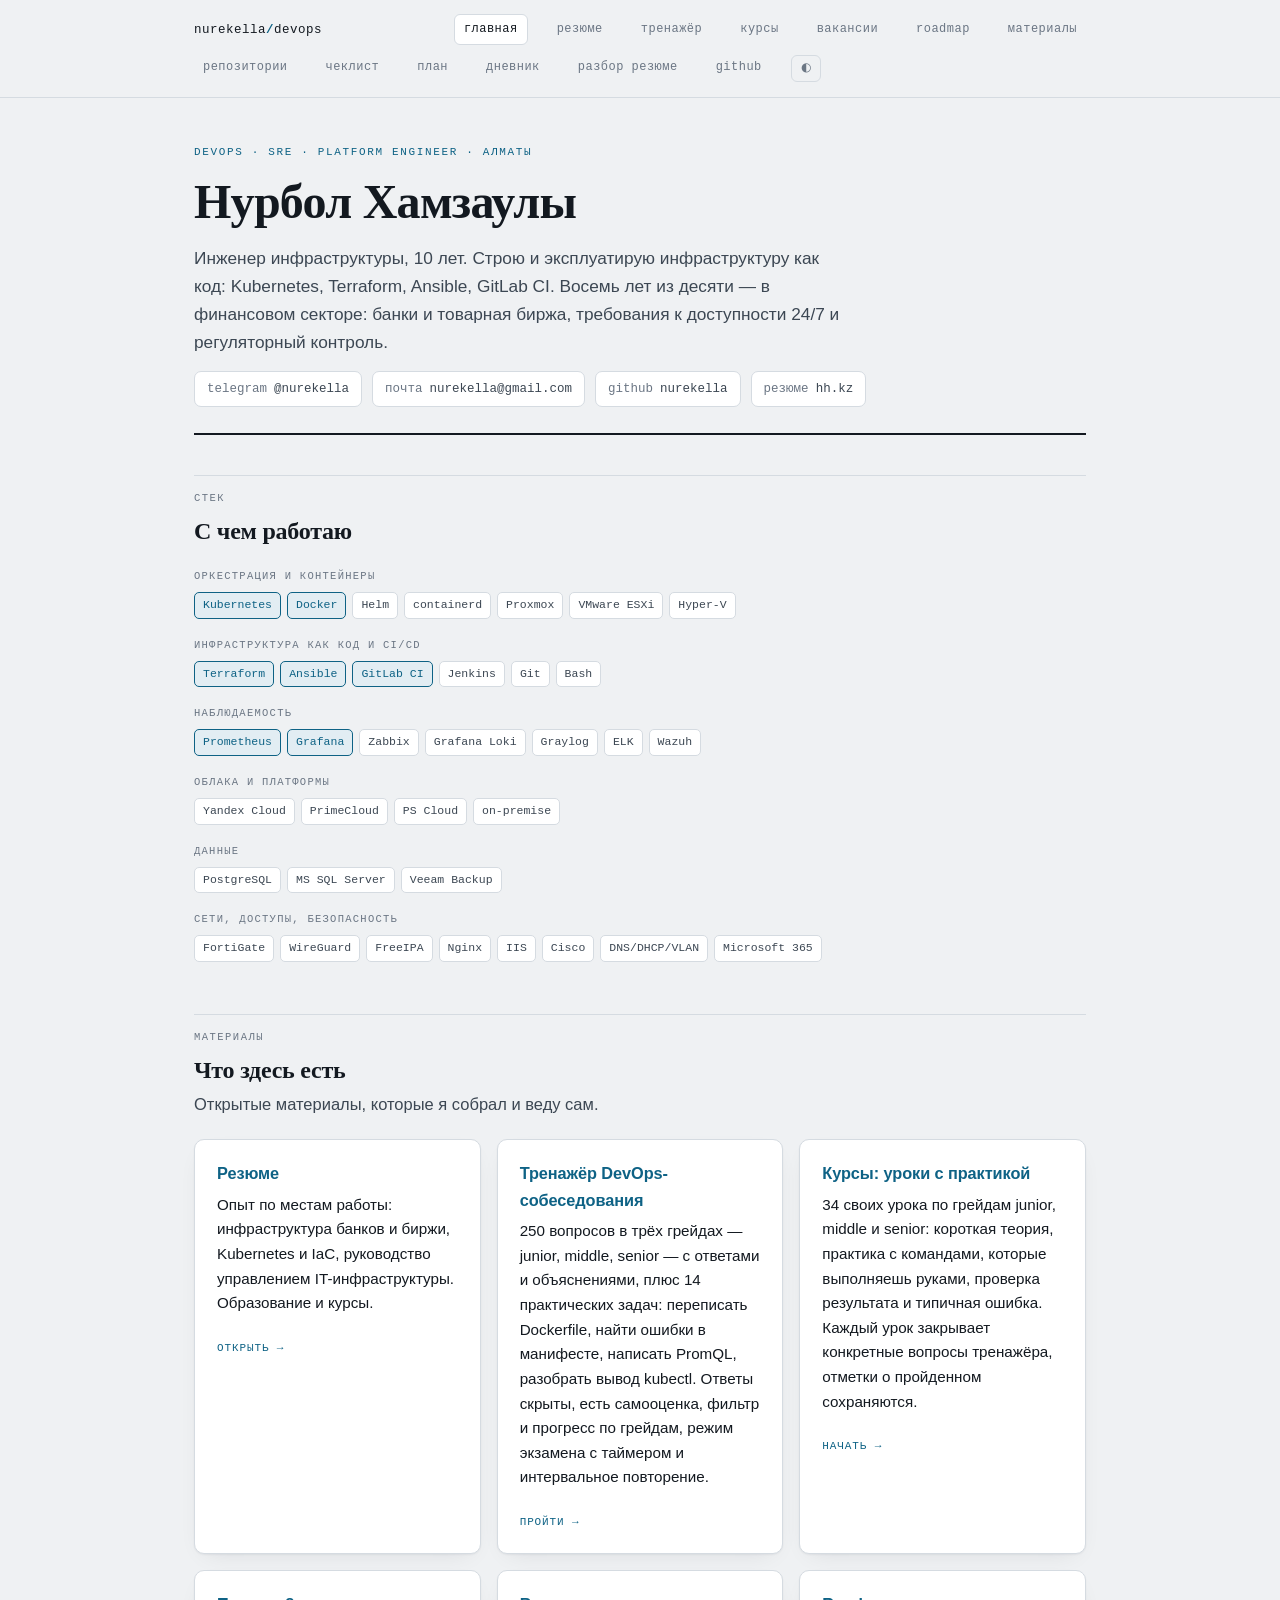
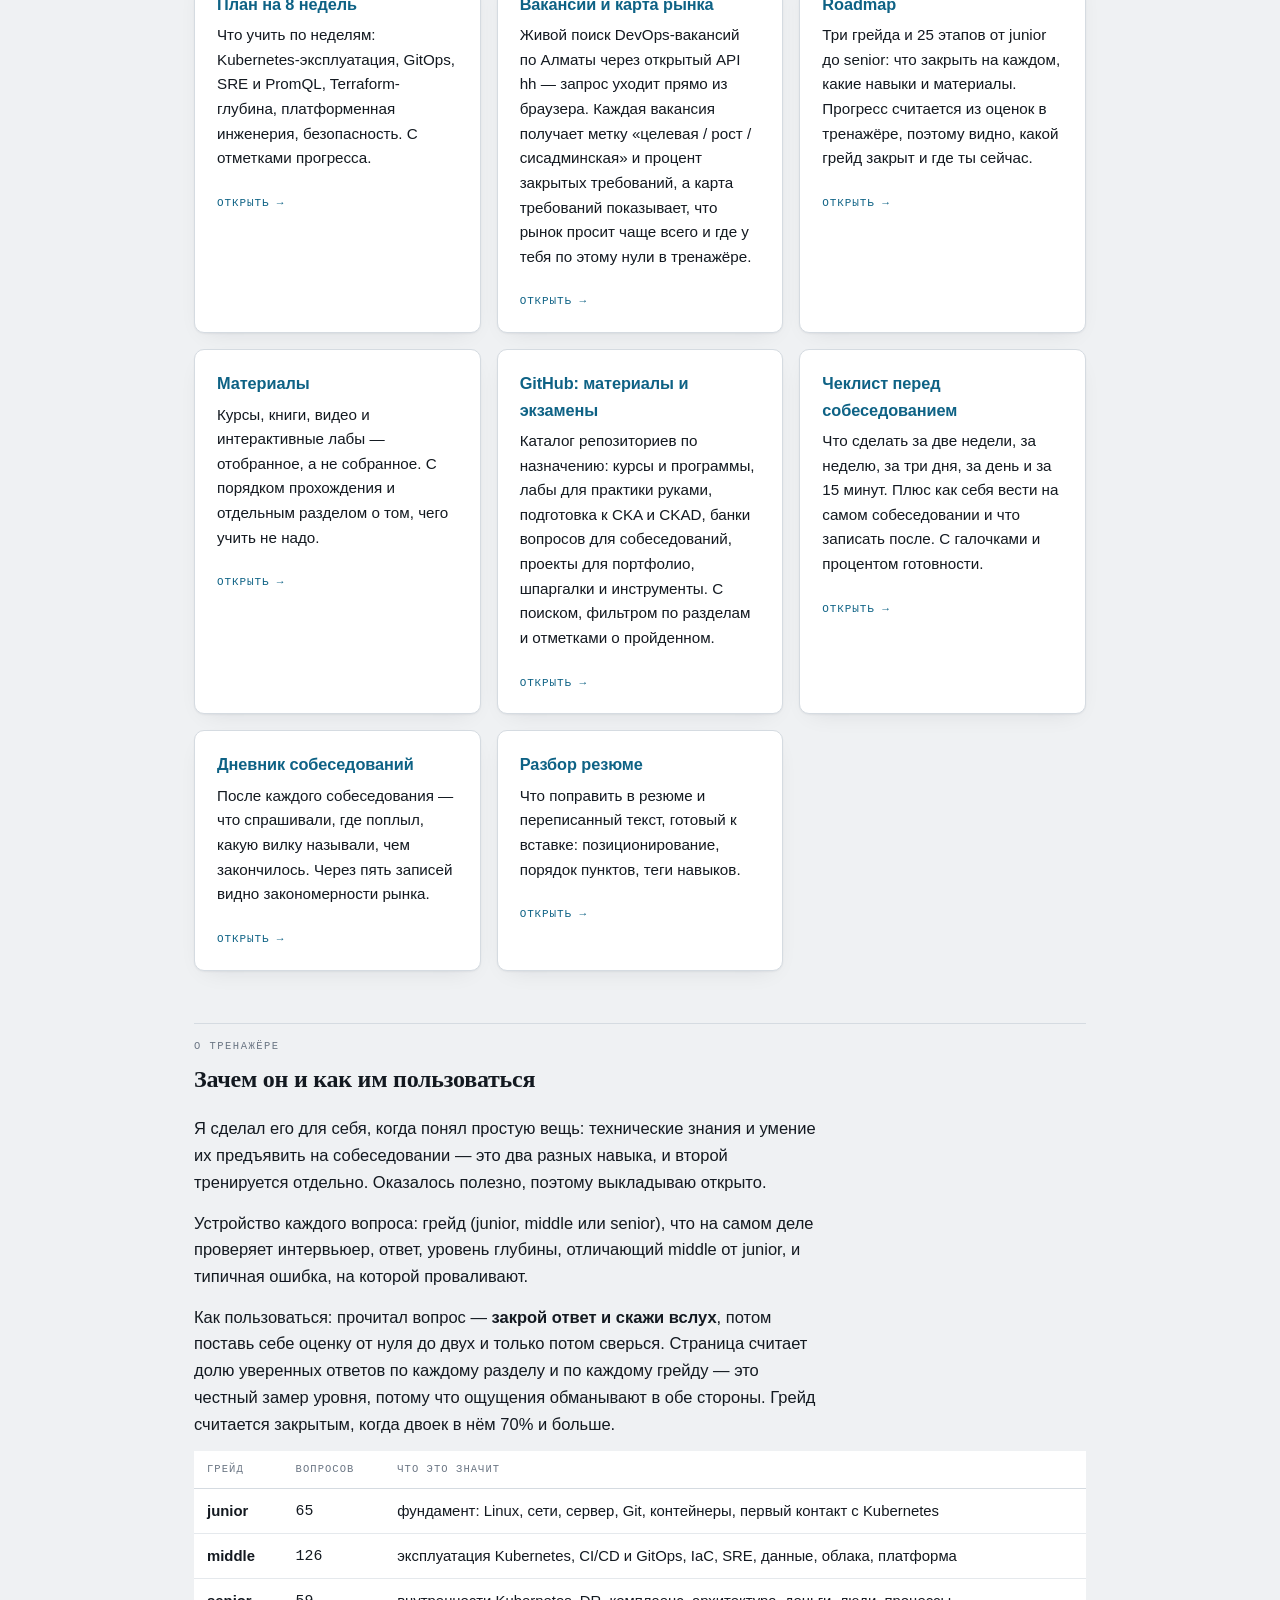
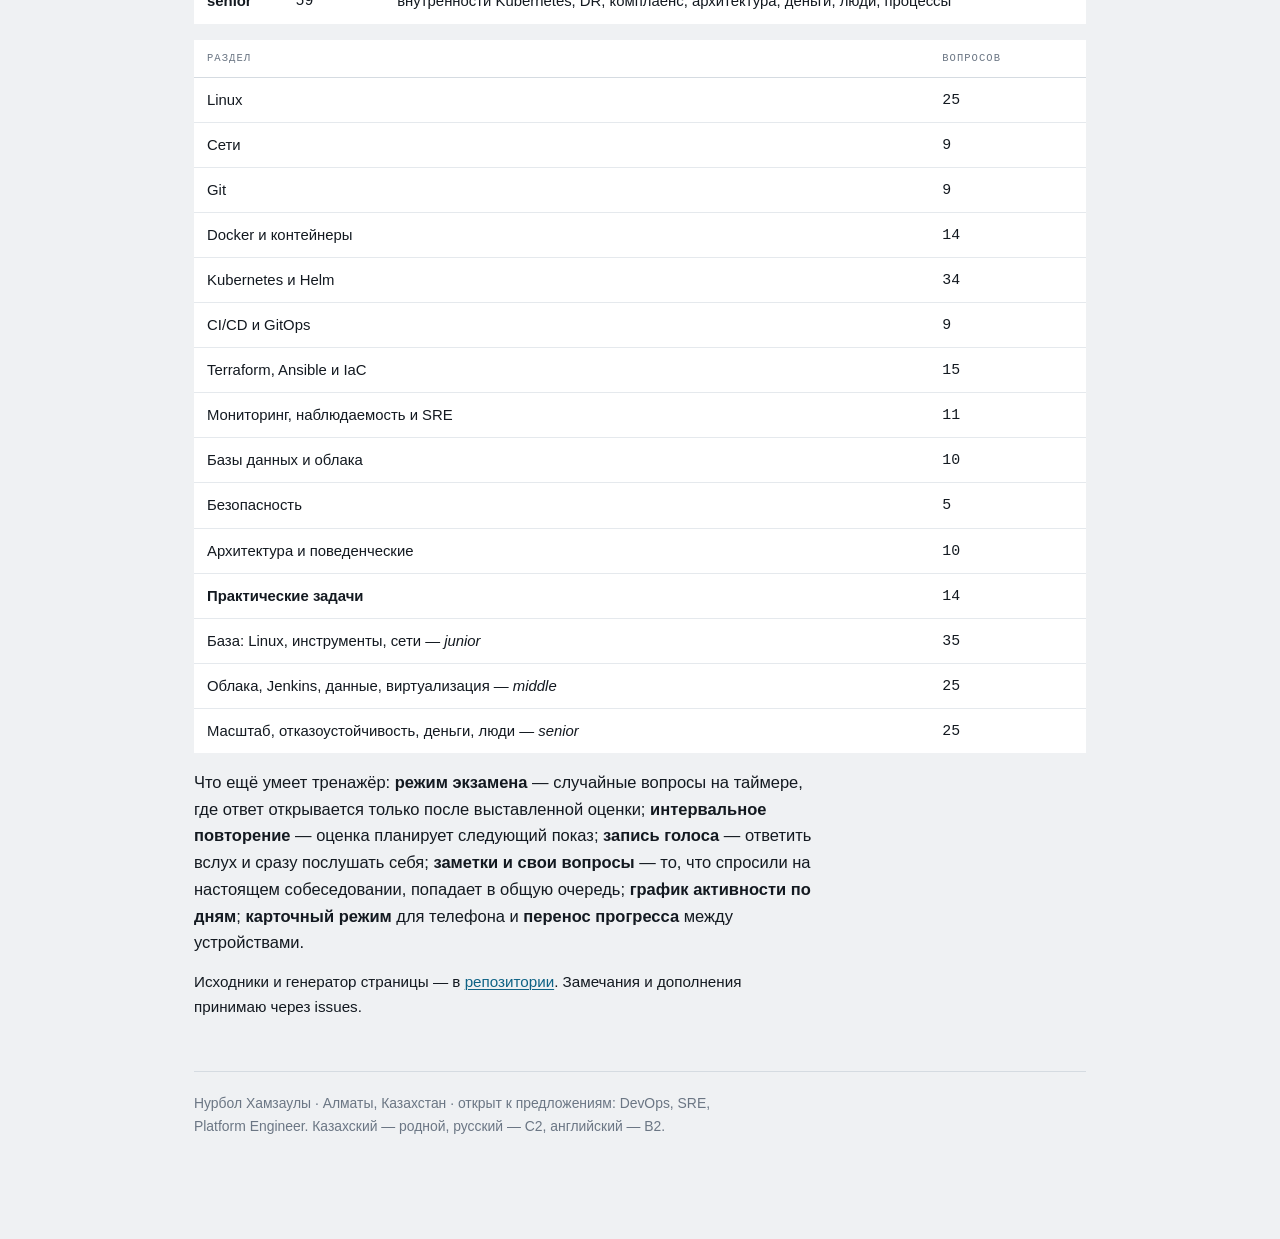
<file: docs/index.html>
<!doctype html>
<html lang="ru">
<head>
<meta charset="utf-8">
<meta name="viewport" content="width=device-width, initial-scale=1">
<title>Нурбол Хамзаулы — DevOps Engineer</title>
<meta name="description" content="DevOps-инженер, 10 лет в инфраструктуре: Kubernetes, Terraform, Ansible, GitLab CI. Банковский продакшн, доступность 24/7. Алматы.">
<meta name="theme-color" content="#EFF1F3" media="(prefers-color-scheme: light)">
<meta name="theme-color" content="#0F1319" media="(prefers-color-scheme: dark)">
<link rel="stylesheet" href="style.css">
<link rel="manifest" href="manifest.webmanifest">
<script src="theme.js"></script>
<link rel="icon" href="data:image/svg+xml,<svg xmlns='http://www.w3.org/2000/svg' viewBox='0 0 100 100'><text y='.9em' font-size='90'>⎈</text></svg>">
</head>
<body>

<nav class="topnav">
  <div class="topnav-in">
    <a class="brand" href="index.html">nurekella<b>/</b>devops</a>
    <a class="nl" href="index.html" aria-current="page">главная</a>
    <a class="nl" href="resume.html">резюме</a>
    <a class="nl" href="qa-trainer.html">тренажёр</a>
    <a class="nl" href="course.html">курсы</a>
    <a class="nl" href="jobs.html">вакансии</a>
    <a class="nl" href="roadmap.html">roadmap</a>
    <a class="nl" href="resources.html">материалы</a>
    <a class="nl" href="repos.html">репозитории</a>
    <a class="nl" href="checklist.html">чеклист</a>
    <a class="nl" href="devops-plan.html">план</a>
    <a class="nl" href="diary.html">дневник</a>
    <a class="nl" href="cv-review.html">разбор резюме</a>
    <a class="nl" href="https://github.com/nurekella">github</a>
  </div>
</nav>

<div class="wrap">

  <header class="masthead">
    <p class="eyebrow">DevOps · SRE · Platform Engineer · Алматы</p>
    <h1>Нурбол Хамзаулы</h1>
    <p class="lede">Инженер инфраструктуры, 10 лет. Строю и эксплуатирую инфраструктуру как код: Kubernetes, Terraform, Ansible, GitLab CI. Восемь лет из десяти — в финансовом секторе: банки и товарная биржа, требования к доступности 24/7 и регуляторный контроль.</p>
    <ul class="contacts">
      <li><a href="https://t.me/nurekella"><span class="k">telegram</span> @nurekella</a></li>
      <li><a href="mailto:nurekella@gmail.com"><span class="k">почта</span> nurekella@gmail.com</a></li>
      <li><a href="https://github.com/nurekella"><span class="k">github</span> nurekella</a></li>
      <li><a href="https://hh.kz/resume/f83dd5feff021a96700039ed1f703748534f4d"><span class="k">резюме</span> hh.kz</a></li>
    </ul>
  </header>

  <section>
    <div class="sect-head">
      <p class="kicker">Стек</p>
      <h2>С чем работаю</h2>
    </div>

    <div class="stack-group">
      <p class="gl">Оркестрация и контейнеры</p>
      <ul class="tags">
        <li class="key">Kubernetes</li><li class="key">Docker</li><li>Helm</li>
        <li>containerd</li><li>Proxmox</li><li>VMware ESXi</li><li>Hyper-V</li>
      </ul>
    </div>

    <div class="stack-group">
      <p class="gl">Инфраструктура как код и CI/CD</p>
      <ul class="tags">
        <li class="key">Terraform</li><li class="key">Ansible</li><li class="key">GitLab CI</li>
        <li>Jenkins</li><li>Git</li><li>Bash</li>
      </ul>
    </div>

    <div class="stack-group">
      <p class="gl">Наблюдаемость</p>
      <ul class="tags">
        <li class="key">Prometheus</li><li class="key">Grafana</li><li>Zabbix</li>
        <li>Grafana Loki</li><li>Graylog</li><li>ELK</li><li>Wazuh</li>
      </ul>
    </div>

    <div class="stack-group">
      <p class="gl">Облака и платформы</p>
      <ul class="tags">
        <li>Yandex Cloud</li><li>PrimeCloud</li><li>PS Cloud</li><li>on-premise</li>
      </ul>
    </div>

    <div class="stack-group">
      <p class="gl">Данные</p>
      <ul class="tags">
        <li>PostgreSQL</li><li>MS SQL Server</li><li>Veeam Backup</li>
      </ul>
    </div>

    <div class="stack-group">
      <p class="gl">Сети, доступы, безопасность</p>
      <ul class="tags">
        <li>FortiGate</li><li>WireGuard</li><li>FreeIPA</li><li>Nginx</li><li>IIS</li>
        <li>Cisco</li><li>DNS/DHCP/VLAN</li><li>Microsoft 365</li>
      </ul>
    </div>
  </section>

  <section>
    <div class="sect-head">
      <p class="kicker">Материалы</p>
      <h2>Что здесь есть</h2>
      <p>Открытые материалы, которые я собрал и веду сам.</p>
    </div>

    <div class="cols">
      <a class="card" href="resume.html">
        <h3>Резюме</h3>
        <p class="tight">Опыт по местам работы: инфраструктура банков и биржи, Kubernetes и IaC, руководство управлением IT-инфраструктуры. Образование и курсы.</p>
        <span class="go">Открыть →</span>
      </a>

      <a class="card" href="qa-trainer.html">
        <h3>Тренажёр DevOps-собеседования</h3>
        <p class="tight">250 вопросов в трёх грейдах — junior, middle, senior — с ответами и объяснениями, плюс 14 практических задач: переписать Dockerfile, найти ошибки в манифесте, написать PromQL, разобрать вывод kubectl. Ответы скрыты, есть самооценка, фильтр и прогресс по грейдам, режим экзамена с таймером и интервальное повторение.</p>
        <span class="go">Пройти →</span>
      </a>

      <a class="card" href="course.html">
        <h3>Курсы: уроки с практикой</h3>
        <p class="tight">34 своих урока по грейдам junior, middle и senior: короткая теория, практика с командами, которые выполняешь руками, проверка результата и типичная ошибка. Каждый урок закрывает конкретные вопросы тренажёра, отметки о пройденном сохраняются.</p>
        <span class="go">Начать →</span>
      </a>

      <a class="card" href="devops-plan.html">
        <h3>План на 8 недель</h3>
        <p class="tight">Что учить по неделям: Kubernetes-эксплуатация, GitOps, SRE и PromQL, Terraform-глубина, платформенная инженерия, безопасность. С отметками прогресса.</p>
        <span class="go">Открыть →</span>
      </a>

      <a class="card" href="jobs.html">
        <h3>Вакансии и карта рынка</h3>
        <p class="tight">Живой поиск DevOps-вакансий по Алматы через открытый API hh — запрос уходит прямо из браузера. Каждая вакансия получает метку «целевая / рост / сисадминская» и процент закрытых требований, а карта требований показывает, что рынок просит чаще всего и где у тебя по этому нули в тренажёре.</p>
        <span class="go">Открыть →</span>
      </a>

      <a class="card" href="roadmap.html">
        <h3>Roadmap</h3>
        <p class="tight">Три грейда и 25 этапов от junior до senior: что закрыть на каждом, какие навыки и материалы. Прогресс считается из оценок в тренажёре, поэтому видно, какой грейд закрыт и где ты сейчас.</p>
        <span class="go">Открыть →</span>
      </a>

      <a class="card" href="resources.html">
        <h3>Материалы</h3>
        <p class="tight">Курсы, книги, видео и интерактивные лабы — отобранное, а не собранное. С порядком прохождения и отдельным разделом о том, чего учить не надо.</p>
        <span class="go">Открыть →</span>
      </a>

      <a class="card" href="repos.html">
        <h3>GitHub: материалы и экзамены</h3>
        <p class="tight">Каталог репозиториев по назначению: курсы и программы, лабы для практики руками, подготовка к CKA и CKAD, банки вопросов для собеседований, проекты для портфолио, шпаргалки и инструменты. С поиском, фильтром по разделам и отметками о пройденном.</p>
        <span class="go">Открыть →</span>
      </a>

      <a class="card" href="checklist.html">
        <h3>Чеклист перед собеседованием</h3>
        <p class="tight">Что сделать за две недели, за неделю, за три дня, за день и за 15 минут. Плюс как себя вести на самом собеседовании и что записать после. С галочками и процентом готовности.</p>
        <span class="go">Открыть →</span>
      </a>

      <a class="card" href="diary.html">
        <h3>Дневник собеседований</h3>
        <p class="tight">После каждого собеседования — что спрашивали, где поплыл, какую вилку называли, чем закончилось. Через пять записей видно закономерности рынка.</p>
        <span class="go">Открыть →</span>
      </a>

      <a class="card" href="cv-review.html">
        <h3>Разбор резюме</h3>
        <p class="tight">Что поправить в резюме и переписанный текст, готовый к вставке: позиционирование, порядок пунктов, теги навыков.</p>
        <span class="go">Открыть →</span>
      </a>
    </div>
  </section>

  <section>
    <div class="sect-head">
      <p class="kicker">О тренажёре</p>
      <h2>Зачем он и как им пользоваться</h2>
    </div>

    <p>Я сделал его для себя, когда понял простую вещь: технические знания и умение их предъявить на собеседовании — это два разных навыка, и второй тренируется отдельно. Оказалось полезно, поэтому выкладываю открыто.</p>

    <p>Устройство каждого вопроса: грейд (junior, middle или senior), что на самом деле проверяет интервьюер, ответ, уровень глубины, отличающий middle от junior, и типичная ошибка, на которой проваливают.</p>

    <p>Как пользоваться: прочитал вопрос — <strong>закрой ответ и скажи вслух</strong>, потом поставь себе оценку от нуля до двух и только потом сверься. Страница считает долю уверенных ответов по каждому разделу и по каждому грейду — это честный замер уровня, потому что ощущения обманывают в обе стороны. Грейд считается закрытым, когда двоек в нём 70% и больше.</p>

    <div class="scroller">
      <table>
        <thead><tr><th>Грейд</th><th>Вопросов</th><th>Что это значит</th></tr></thead>
        <tbody>
          <tr><td><strong>junior</strong></td><td class="mono">65</td><td>фундамент: Linux, сети, сервер, Git, контейнеры, первый контакт с Kubernetes</td></tr>
          <tr><td><strong>middle</strong></td><td class="mono">126</td><td>эксплуатация Kubernetes, CI/CD и GitOps, IaC, SRE, данные, облака, платформа</td></tr>
          <tr><td><strong>senior</strong></td><td class="mono">59</td><td>внутренности Kubernetes, DR, комплаенс, архитектура, деньги, люди, процессы</td></tr>
        </tbody>
      </table>
    </div>

    <div class="scroller">
      <table>
        <thead><tr><th>Раздел</th><th>Вопросов</th></tr></thead>
        <tbody>
          <tr><td>Linux</td><td class="mono">25</td></tr>
          <tr><td>Сети</td><td class="mono">9</td></tr>
          <tr><td>Git</td><td class="mono">9</td></tr>
          <tr><td>Docker и контейнеры</td><td class="mono">14</td></tr>
          <tr><td>Kubernetes и Helm</td><td class="mono">34</td></tr>
          <tr><td>CI/CD и GitOps</td><td class="mono">9</td></tr>
          <tr><td>Terraform, Ansible и IaC</td><td class="mono">15</td></tr>
          <tr><td>Мониторинг, наблюдаемость и SRE</td><td class="mono">11</td></tr>
          <tr><td>Базы данных и облака</td><td class="mono">10</td></tr>
          <tr><td>Безопасность</td><td class="mono">5</td></tr>
          <tr><td>Архитектура и поведенческие</td><td class="mono">10</td></tr>
          <tr><td><strong>Практические задачи</strong></td><td class="mono">14</td></tr>
          <tr><td>База: Linux, инструменты, сети — <em>junior</em></td><td class="mono">35</td></tr>
          <tr><td>Облака, Jenkins, данные, виртуализация — <em>middle</em></td><td class="mono">25</td></tr>
          <tr><td>Масштаб, отказоустойчивость, деньги, люди — <em>senior</em></td><td class="mono">25</td></tr>
        </tbody>
      </table>
    </div>

    <p>Что ещё умеет тренажёр: <strong>режим экзамена</strong> — случайные вопросы на таймере, где ответ открывается только после выставленной оценки; <strong>интервальное повторение</strong> — оценка планирует следующий показ; <strong>запись голоса</strong> — ответить вслух и сразу послушать себя; <strong>заметки и свои вопросы</strong> — то, что спросили на настоящем собеседовании, попадает в общую очередь; <strong>график активности по дням</strong>; <strong>карточный режим</strong> для телефона и <strong>перенос прогресса</strong> между устройствами.</p>

    <p class="tight">Исходники и генератор страницы — в <a href="https://github.com/nurekella/AboutMe">репозитории</a>. Замечания и дополнения принимаю через issues.</p>
  </section>

  <footer class="site">
    <p>Нурбол Хамзаулы · Алматы, Казахстан · открыт к предложениям: DevOps, SRE, Platform Engineer. Казахский — родной, русский — C2, английский — B2.</p>
  </footer>

</div>
</body>
</html>
</file>
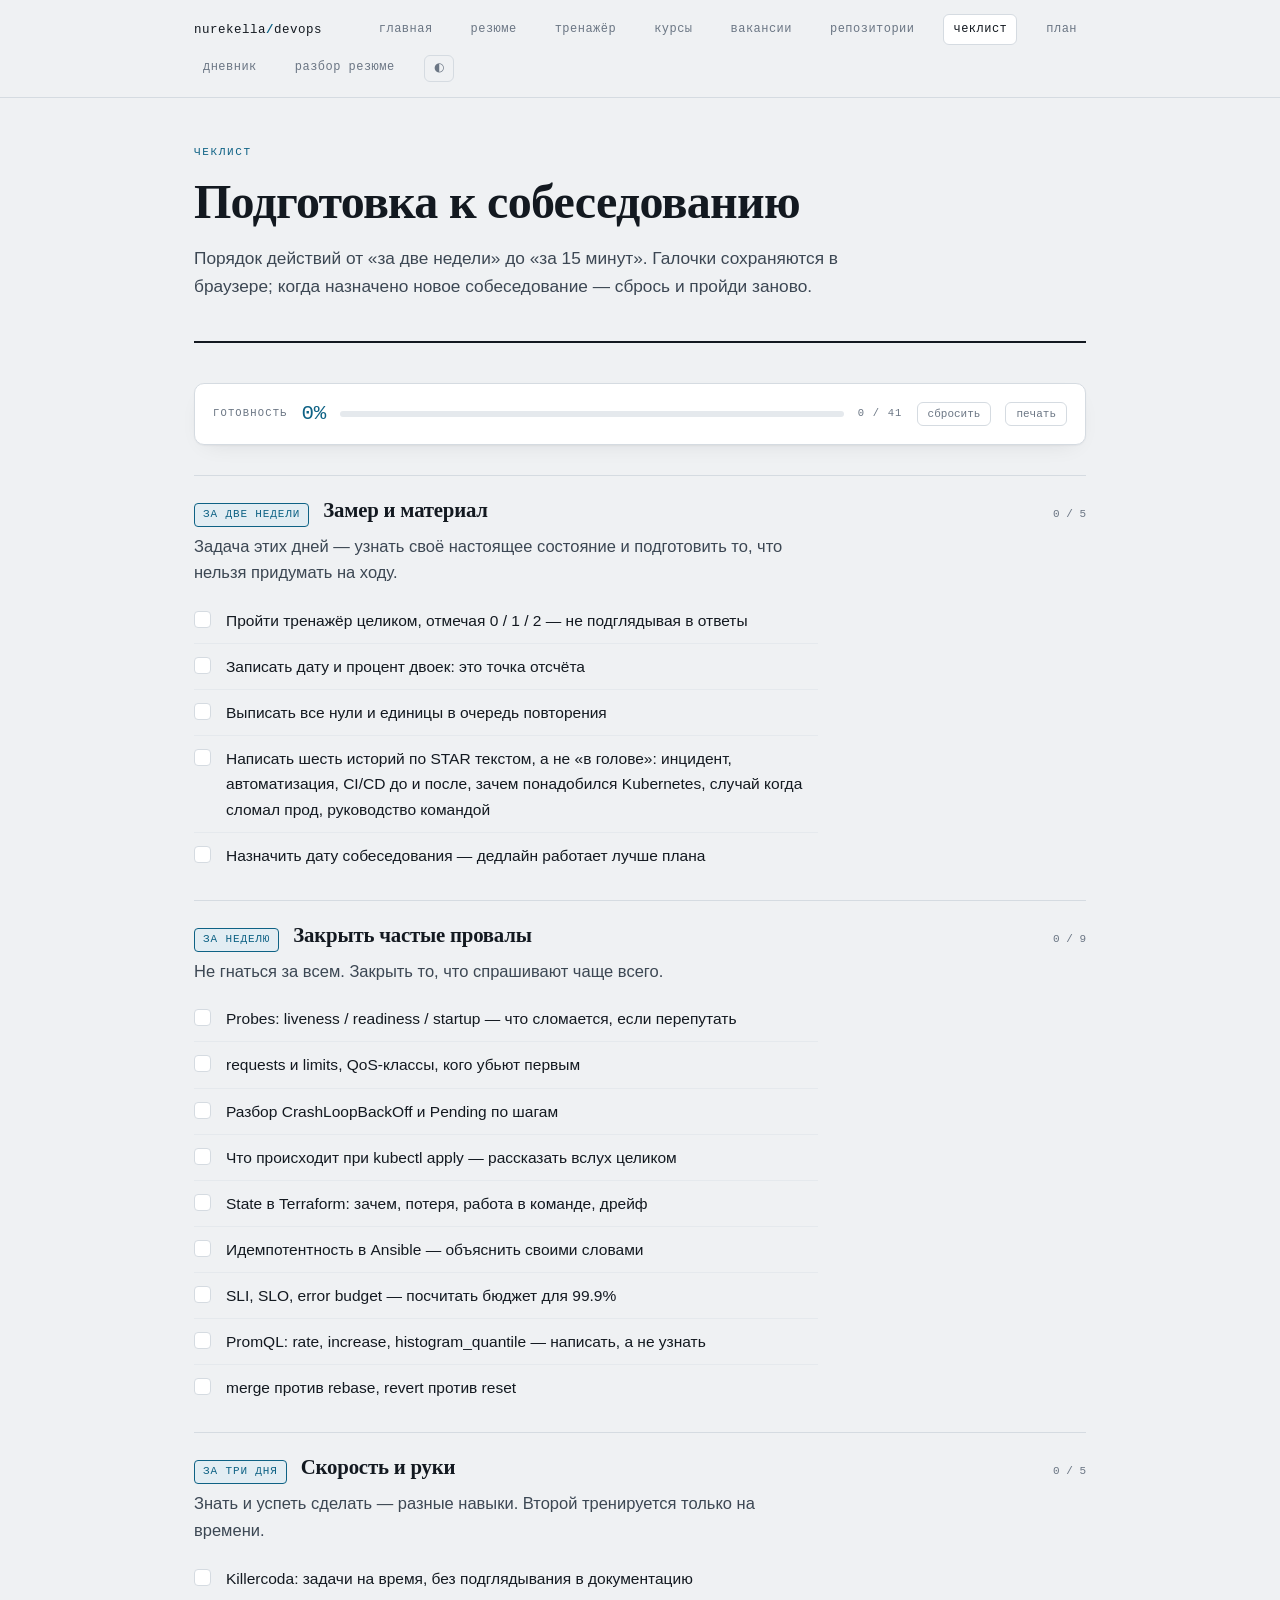
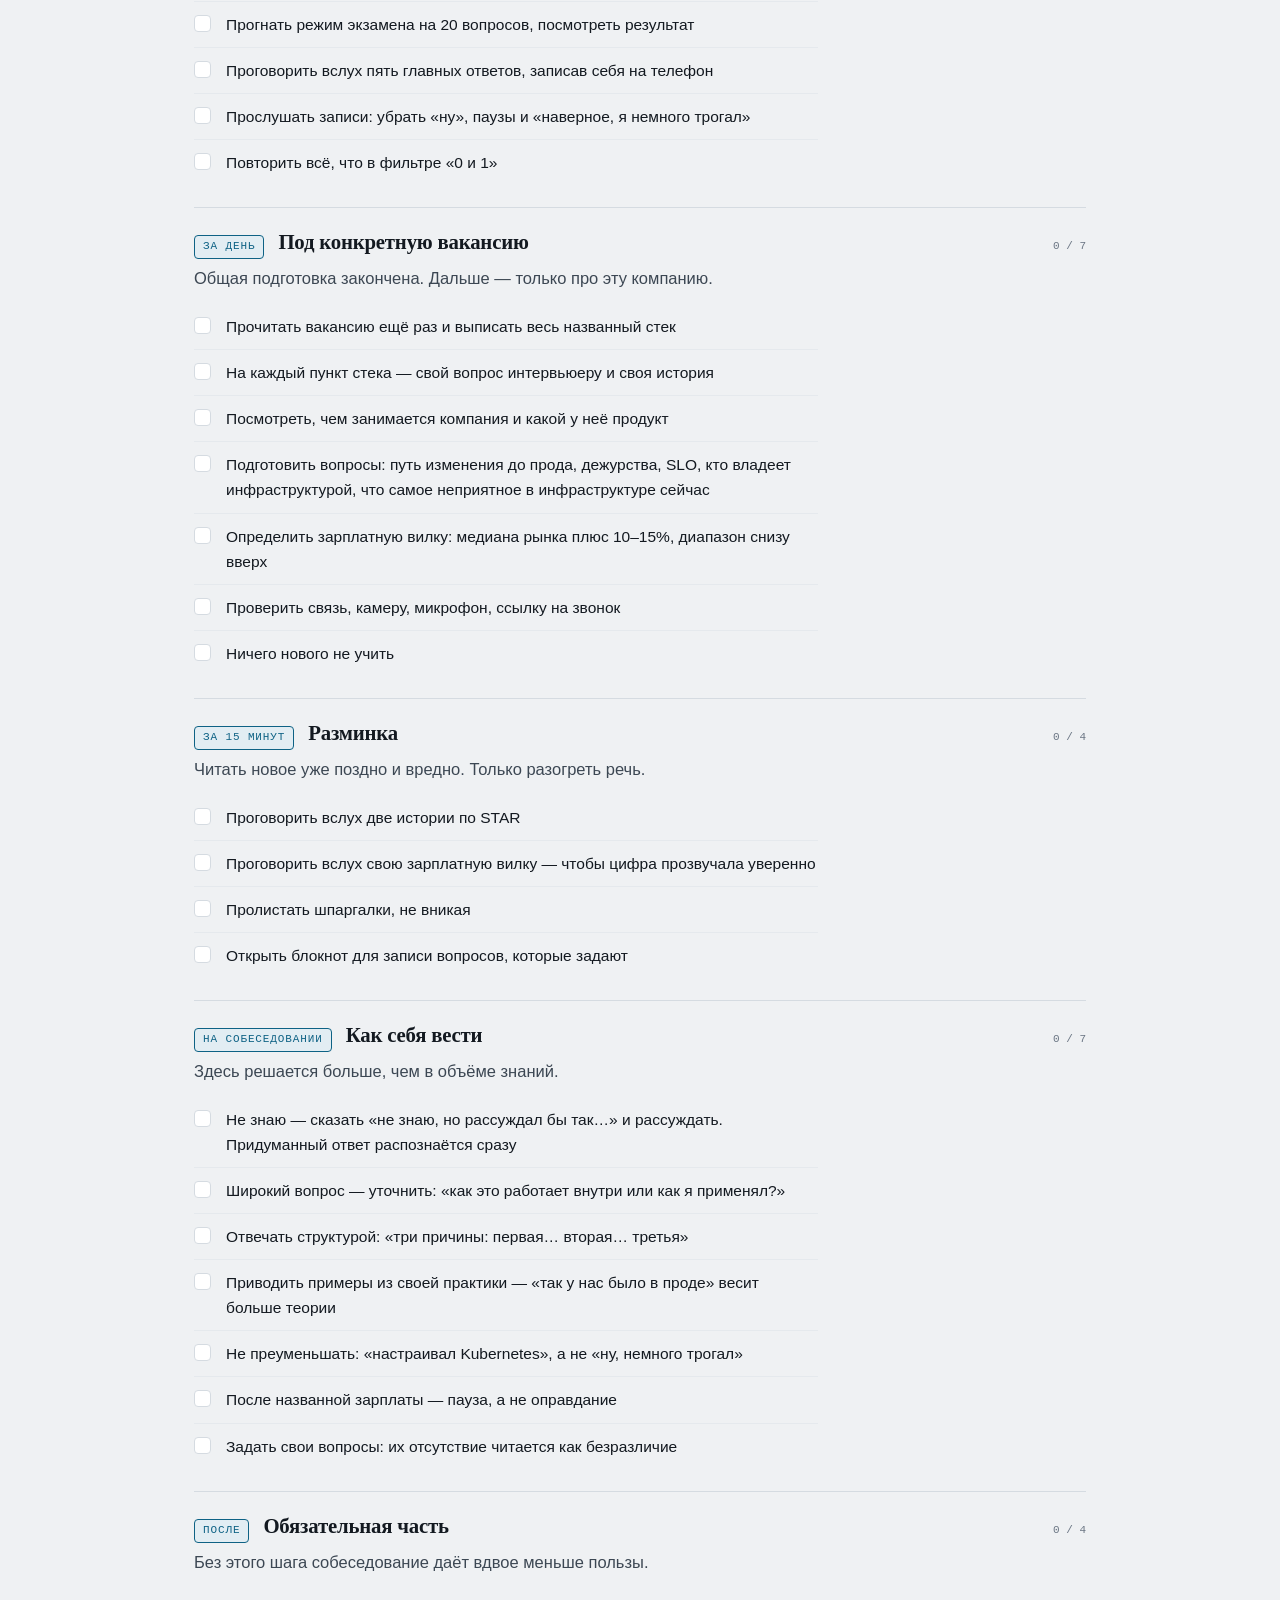
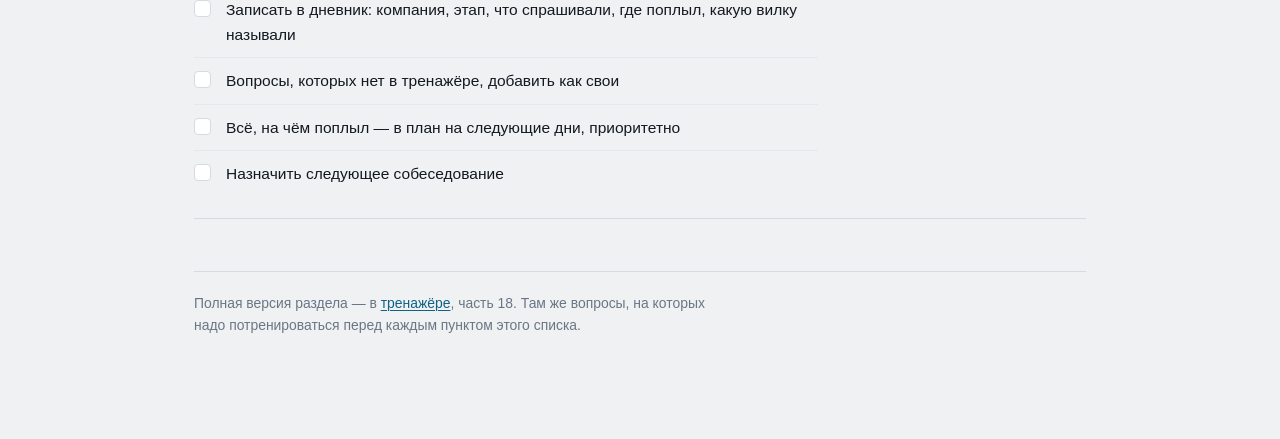
<file: docs/checklist.html>
<!doctype html>
<html lang="ru">
<head>
<meta charset="utf-8">
<meta name="viewport" content="width=device-width, initial-scale=1">
<title>Чеклист перед собеседованием</title>
<meta name="description" content="Что сделать за две недели, за неделю, за три дня, за день и за 15 минут до собеседования. С галочками.">
<meta name="theme-color" content="#EFF1F3" media="(prefers-color-scheme: light)">
<meta name="theme-color" content="#0F1319" media="(prefers-color-scheme: dark)">
<link rel="stylesheet" href="style.css">
<link rel="manifest" href="manifest.webmanifest">
<script src="theme.js"></script>
<link rel="icon" href="data:image/svg+xml,<svg xmlns='http://www.w3.org/2000/svg' viewBox='0 0 100 100'><text y='.9em' font-size='90'>⎈</text></svg>">
<style>
  .bar{display:flex;align-items:center;gap:14px;background:var(--surface);border:1px solid var(--line);
    border-radius:10px;padding:13px 18px;margin:0 0 30px;box-shadow:var(--shadow);
    position:sticky;top:0;z-index:10;flex-wrap:wrap}
  .bar .big{font-family:var(--mono);font-size:1.3rem;color:var(--accent);letter-spacing:-.02em}
  .bar .meter{flex:1;min-width:110px;height:6px;background:var(--line-soft);border-radius:3px;overflow:hidden}
  .bar .fill{height:100%;width:0;background:var(--accent);transition:width .28s ease}
  .bar .lbl{font-family:var(--mono);font-size:10.5px;letter-spacing:.11em;text-transform:uppercase;color:var(--muted)}
  .bar button{font-family:var(--mono);font-size:11px;background:none;border:1px solid var(--line);
    color:var(--muted);padding:5px 10px;border-radius:6px;cursor:pointer}
  .bar button:hover{border-color:var(--accent);color:var(--accent)}

  .stage{border-top:1px solid var(--line);padding:22px 0}
  .stage:last-of-type{border-bottom:1px solid var(--line)}
  .stage-head{display:flex;align-items:baseline;gap:14px;flex-wrap:wrap;margin-bottom:4px}
  .stage-head h2{font-size:1.3rem;margin:0}
  .when{font-family:var(--mono);font-size:11px;letter-spacing:.08em;text-transform:uppercase;
    color:var(--accent);border:1px solid var(--accent);background:var(--accent-soft);
    border-radius:4px;padding:2px 8px;white-space:nowrap}
  .stage>p{color:var(--ink-2);margin:6px 0 12px}
  .stage .cnt{font-family:var(--mono);font-size:11px;color:var(--muted);margin-left:auto}

  ul.check{list-style:none;padding:0;margin:0;max-width:var(--measure)}
  ul.check li{margin:0;border-bottom:1px solid var(--line-soft)}
  ul.check li:last-child{border-bottom:0}
  ul.check label{display:grid;grid-template-columns:20px minmax(0,1fr);gap:12px;align-items:start;
    padding:10px 0;cursor:pointer;font-size:.97rem}
  ul.check input{appearance:none;-webkit-appearance:none;width:17px;height:17px;margin:3px 0 0;
    border:1.5px solid var(--line);border-radius:4px;background:var(--surface);cursor:pointer;
    position:relative;flex:none}
  ul.check input:hover{border-color:var(--accent)}
  ul.check input:checked{background:var(--accent);border-color:var(--accent)}
  ul.check input:checked::after{content:"";position:absolute;left:5px;top:2px;width:4px;height:8px;
    border:solid var(--surface);border-width:0 1.8px 1.8px 0;transform:rotate(45deg)}
  ul.check input:checked ~ span{color:var(--muted);text-decoration:line-through;text-decoration-color:var(--line)}
  @media print{
    .topnav,.bar button,footer.site{display:none}
    body{background:#fff;color:#000}
    .stage{break-inside:avoid}
  }
</style>
</head>
<body>

<nav class="topnav">
  <div class="topnav-in">
    <a class="brand" href="index.html">nurekella<b>/</b>devops</a>
    <a class="nl" href="index.html">главная</a>
    <a class="nl" href="resume.html">резюме</a>
    <a class="nl" href="qa-trainer.html">тренажёр</a>
    <a class="nl" href="course.html">курсы</a>
    <a class="nl" href="jobs.html">вакансии</a>
    <a class="nl" href="repos.html">репозитории</a>
    <a class="nl" href="checklist.html" aria-current="page">чеклист</a>
    <a class="nl" href="devops-plan.html">план</a>
    <a class="nl" href="diary.html">дневник</a>
    <a class="nl" href="cv-review.html">разбор резюме</a>
  </div>
</nav>

<div class="wrap">

  <header class="masthead">
    <p class="eyebrow">Чеклист</p>
    <h1>Подготовка к собеседованию</h1>
    <p class="lede">Порядок действий от «за две недели» до «за 15 минут». Галочки сохраняются в браузере; когда назначено новое собеседование — сбрось и пройди заново.</p>
  </header>

  <div class="bar">
    <span class="lbl">Готовность</span>
    <span class="big" id="pct">0%</span>
    <span class="meter"><span class="fill" id="fill"></span></span>
    <span class="lbl" id="count">0 / 0</span>
    <button type="button" id="reset">сбросить</button>
    <button type="button" id="print">печать</button>
  </div>

  <section id="list"></section>

  <footer class="site">
    <p>Полная версия раздела — в <a href="qa-trainer.html">тренажёре</a>, часть 18. Там же вопросы, на которых надо потренироваться перед каждым пунктом этого списка.</p>
  </footer>

</div>

<script>
(function(){
  var KEY="qa-checklist-v1";
  var el=function(id){return document.getElementById(id)};

  var STAGES=[
    {when:"за две недели", title:"Замер и материал",
     note:"Задача этих дней — узнать своё настоящее состояние и подготовить то, что нельзя придумать на ходу.",
     items:[
      "Пройти тренажёр целиком, отмечая 0 / 1 / 2 — не подглядывая в ответы",
      "Записать дату и процент двоек: это точка отсчёта",
      "Выписать все нули и единицы в очередь повторения",
      "Написать шесть историй по STAR текстом, а не «в голове»: инцидент, автоматизация, CI/CD до и после, зачем понадобился Kubernetes, случай когда сломал прод, руководство командой",
      "Назначить дату собеседования — дедлайн работает лучше плана"
     ]},
    {when:"за неделю", title:"Закрыть частые провалы",
     note:"Не гнаться за всем. Закрыть то, что спрашивают чаще всего.",
     items:[
      "Probes: liveness / readiness / startup — что сломается, если перепутать",
      "requests и limits, QoS-классы, кого убьют первым",
      "Разбор CrashLoopBackOff и Pending по шагам",
      "Что происходит при kubectl apply — рассказать вслух целиком",
      "State в Terraform: зачем, потеря, работа в команде, дрейф",
      "Идемпотентность в Ansible — объяснить своими словами",
      "SLI, SLO, error budget — посчитать бюджет для 99.9%",
      "PromQL: rate, increase, histogram_quantile — написать, а не узнать",
      "merge против rebase, revert против reset"
     ]},
    {when:"за три дня", title:"Скорость и руки",
     note:"Знать и успеть сделать — разные навыки. Второй тренируется только на времени.",
     items:[
      "Killercoda: задачи на время, без подглядывания в документацию",
      "Прогнать режим экзамена на 20 вопросов, посмотреть результат",
      "Проговорить вслух пять главных ответов, записав себя на телефон",
      "Прослушать записи: убрать «ну», паузы и «наверное, я немного трогал»",
      "Повторить всё, что в фильтре «0 и 1»"
     ]},
    {when:"за день", title:"Под конкретную вакансию",
     note:"Общая подготовка закончена. Дальше — только про эту компанию.",
     items:[
      "Прочитать вакансию ещё раз и выписать весь названный стек",
      "На каждый пункт стека — свой вопрос интервьюеру и своя история",
      "Посмотреть, чем занимается компания и какой у неё продукт",
      "Подготовить вопросы: путь изменения до прода, дежурства, SLO, кто владеет инфраструктурой, что самое неприятное в инфраструктуре сейчас",
      "Определить зарплатную вилку: медиана рынка плюс 10–15%, диапазон снизу вверх",
      "Проверить связь, камеру, микрофон, ссылку на звонок",
      "Ничего нового не учить"
     ]},
    {when:"за 15 минут", title:"Разминка",
     note:"Читать новое уже поздно и вредно. Только разогреть речь.",
     items:[
      "Проговорить вслух две истории по STAR",
      "Проговорить вслух свою зарплатную вилку — чтобы цифра прозвучала уверенно",
      "Пролистать шпаргалки, не вникая",
      "Открыть блокнот для записи вопросов, которые задают"
     ]},
    {when:"на собеседовании", title:"Как себя вести",
     note:"Здесь решается больше, чем в объёме знаний.",
     items:[
      "Не знаю — сказать «не знаю, но рассуждал бы так…» и рассуждать. Придуманный ответ распознаётся сразу",
      "Широкий вопрос — уточнить: «как это работает внутри или как я применял?»",
      "Отвечать структурой: «три причины: первая… вторая… третья»",
      "Приводить примеры из своей практики — «так у нас было в проде» весит больше теории",
      "Не преуменьшать: «настраивал Kubernetes», а не «ну, немного трогал»",
      "После названной зарплаты — пауза, а не оправдание",
      "Задать свои вопросы: их отсутствие читается как безразличие"
     ]},
    {when:"после", title:"Обязательная часть",
     note:"Без этого шага собеседование даёт вдвое меньше пользы.",
     items:[
      "Записать в дневник: компания, этап, что спрашивали, где поплыл, какую вилку называли",
      "Вопросы, которых нет в тренажёре, добавить как свои",
      "Всё, на чём поплыл — в план на следующие дни, приоритетно",
      "Назначить следующее собеседование"
     ]}
  ];

  var state={};
  try{ state=JSON.parse(localStorage.getItem(KEY))||{} }catch(e){ state={} }
  function save(){ try{localStorage.setItem(KEY,JSON.stringify(state))}catch(e){} }

  function esc(t){ return String(t).replace(/[&<>"]/g,function(c){
    return {"&":"&amp;","<":"&lt;",">":"&gt;",'"':"&quot;"}[c] }) }

  var total=0;
  el("list").innerHTML=STAGES.map(function(st,si){
    var items=st.items.map(function(txt,ii){
      var id="s"+si+"i"+ii; total++;
      return '<li><label><input type="checkbox" data-k="'+id+'"'+(state[id]?" checked":"")+'>'
        +'<span>'+esc(txt)+'</span></label></li>';
    }).join("");
    return '<div class="stage" data-stage="'+si+'">'
      +'<div class="stage-head"><span class="when">'+esc(st.when)+'</span>'
      +'<h2>'+esc(st.title)+'</h2><span class="cnt" data-cnt="'+si+'"></span></div>'
      +'<p>'+esc(st.note)+'</p><ul class="check">'+items+'</ul></div>';
  }).join("");

  var boxes=Array.prototype.slice.call(document.querySelectorAll('input[type="checkbox"]'));

  function recount(){
    var done=boxes.filter(function(b){return b.checked}).length;
    var pct=total?Math.round(done/total*100):0;
    el("pct").textContent=pct+"%";
    el("fill").style.width=pct+"%";
    el("count").textContent=done+" / "+total;
    STAGES.forEach(function(st,si){
      var bs=document.querySelectorAll('.stage[data-stage="'+si+'"] input');
      var d=Array.prototype.slice.call(bs).filter(function(b){return b.checked}).length;
      var c=document.querySelector('[data-cnt="'+si+'"]');
      if(c) c.textContent=d+" / "+bs.length;
    });
  }

  document.addEventListener("change",function(e){
    var b=e.target.closest('input[type="checkbox"]');
    if(!b) return;
    var k=b.getAttribute("data-k");
    if(b.checked) state[k]=1; else delete state[k];
    save(); recount();
  });

  el("reset").addEventListener("click",function(){
    if(!confirm("Снять все галочки? Так делают перед новым собеседованием.")) return;
    state={}; save();
    boxes.forEach(function(b){b.checked=false});
    recount();
  });
  el("print").addEventListener("click",function(){ window.print() });

  recount();
})();
</script>
</body>
</html>
</file>
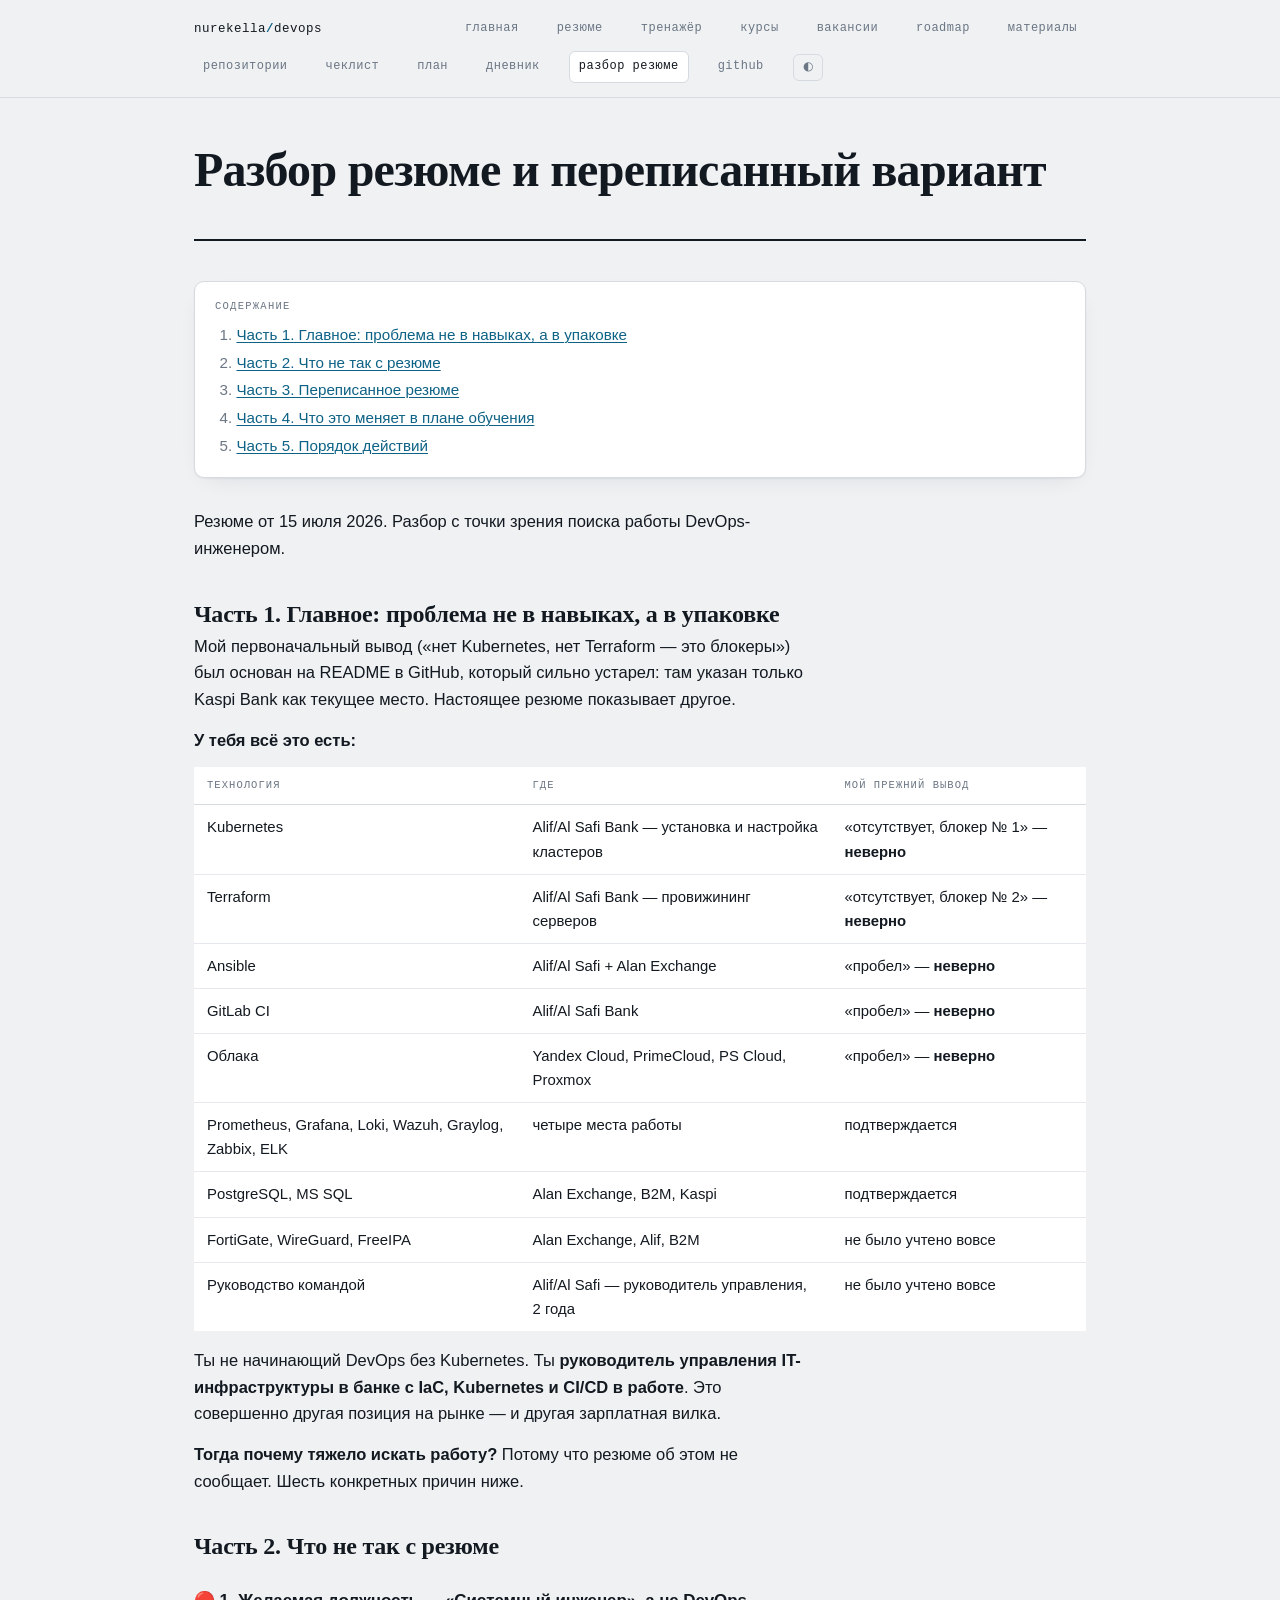
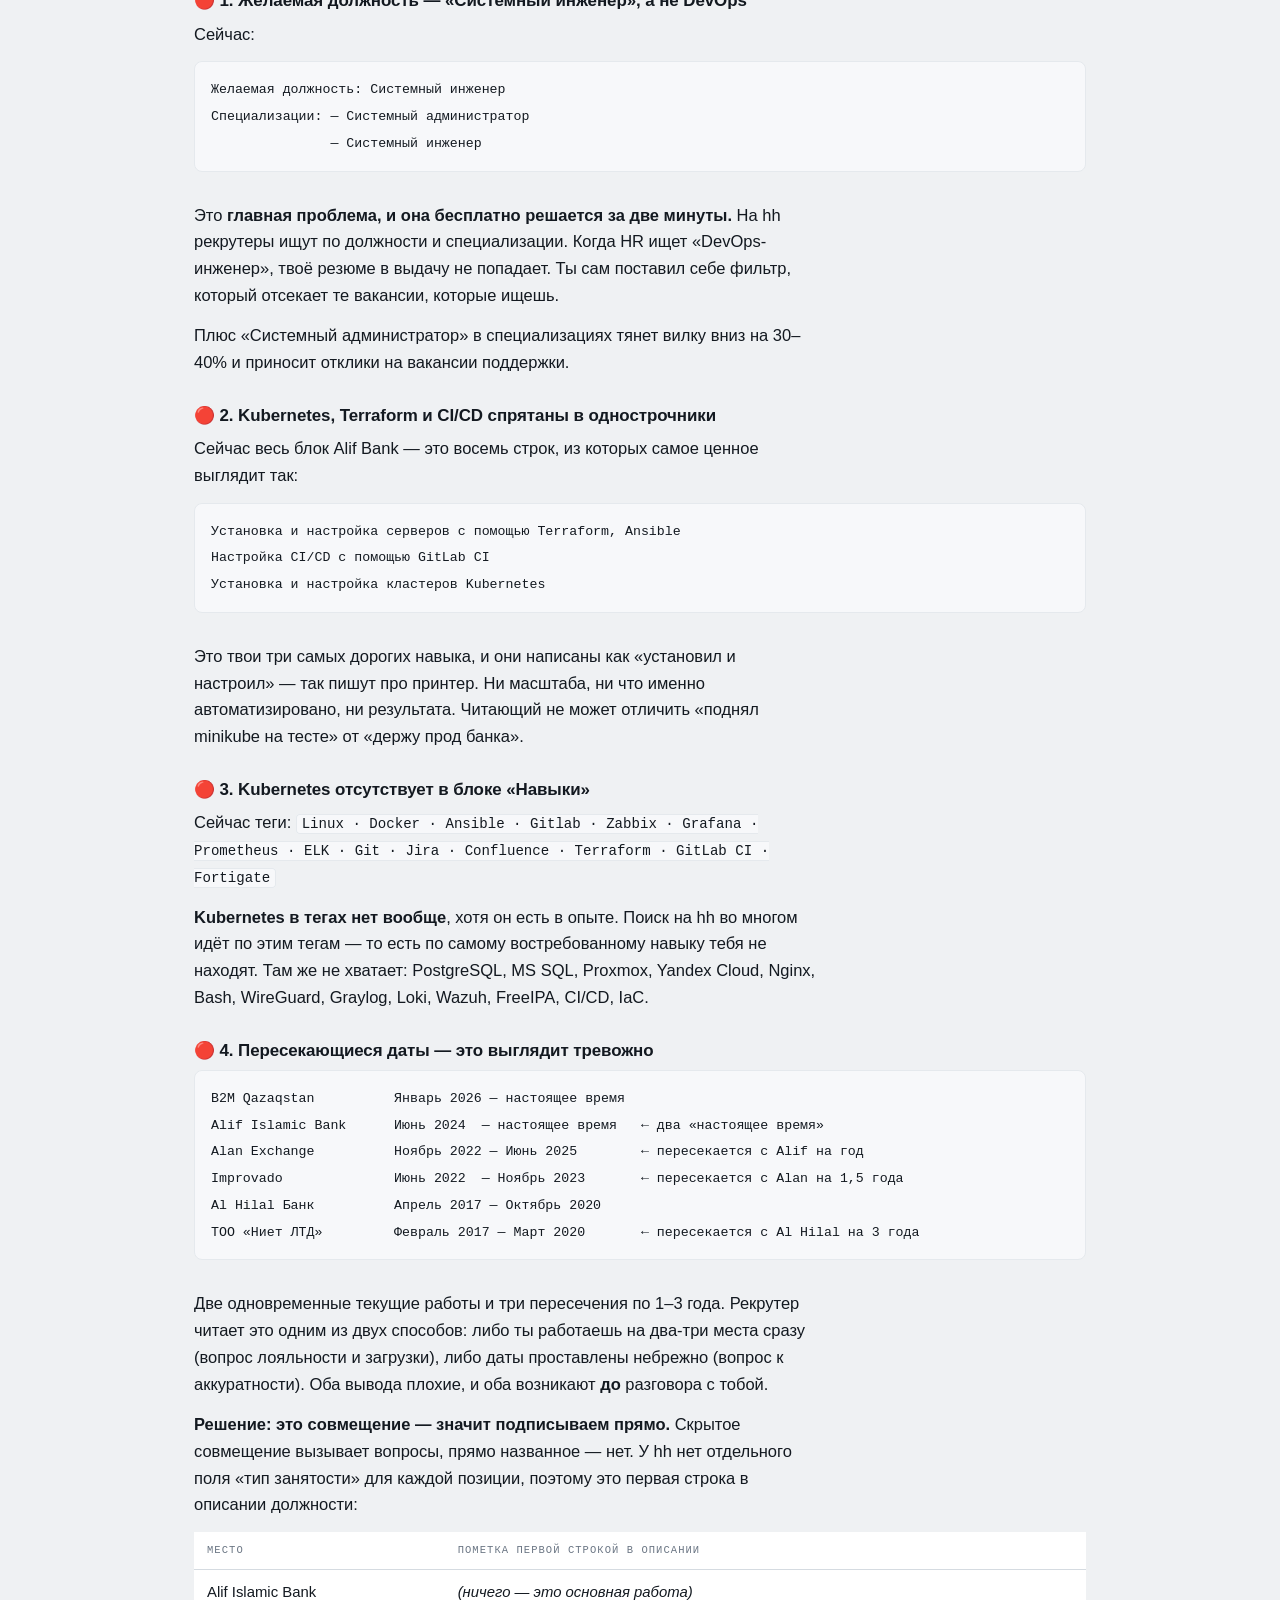
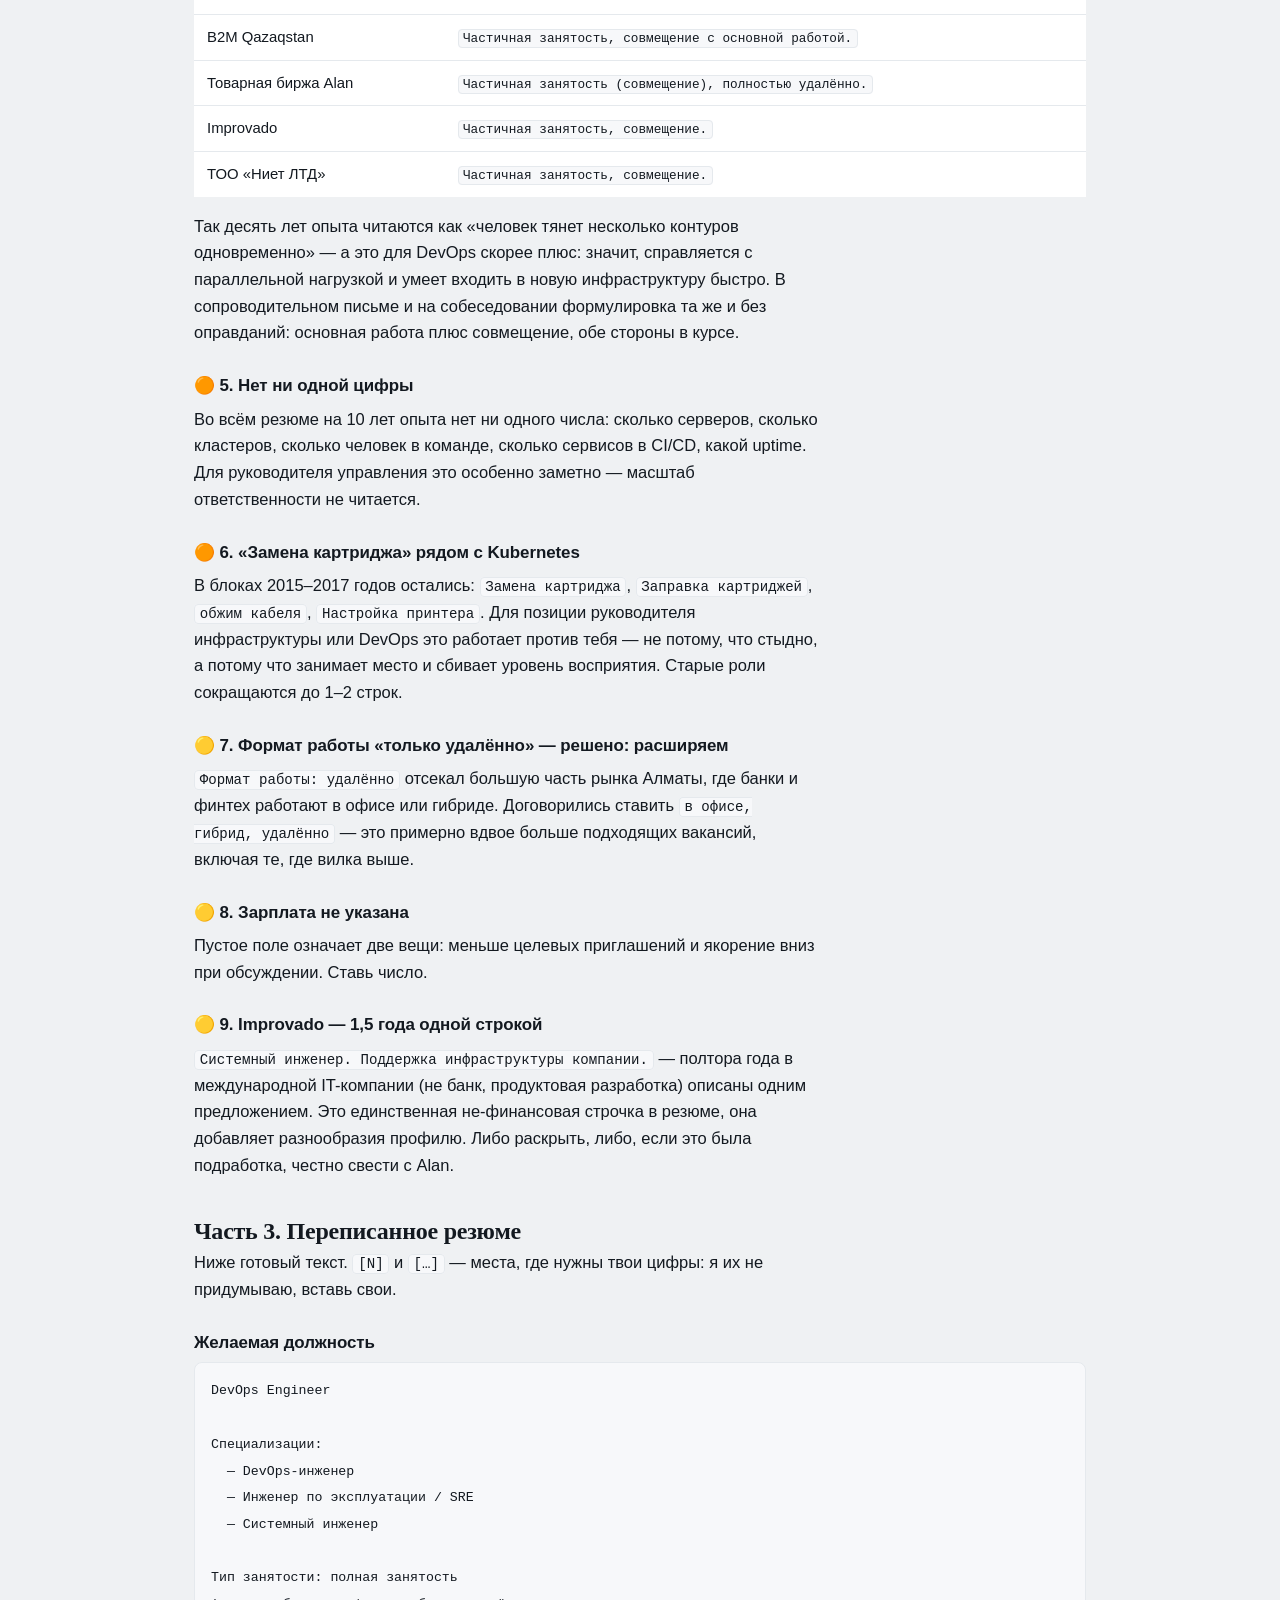
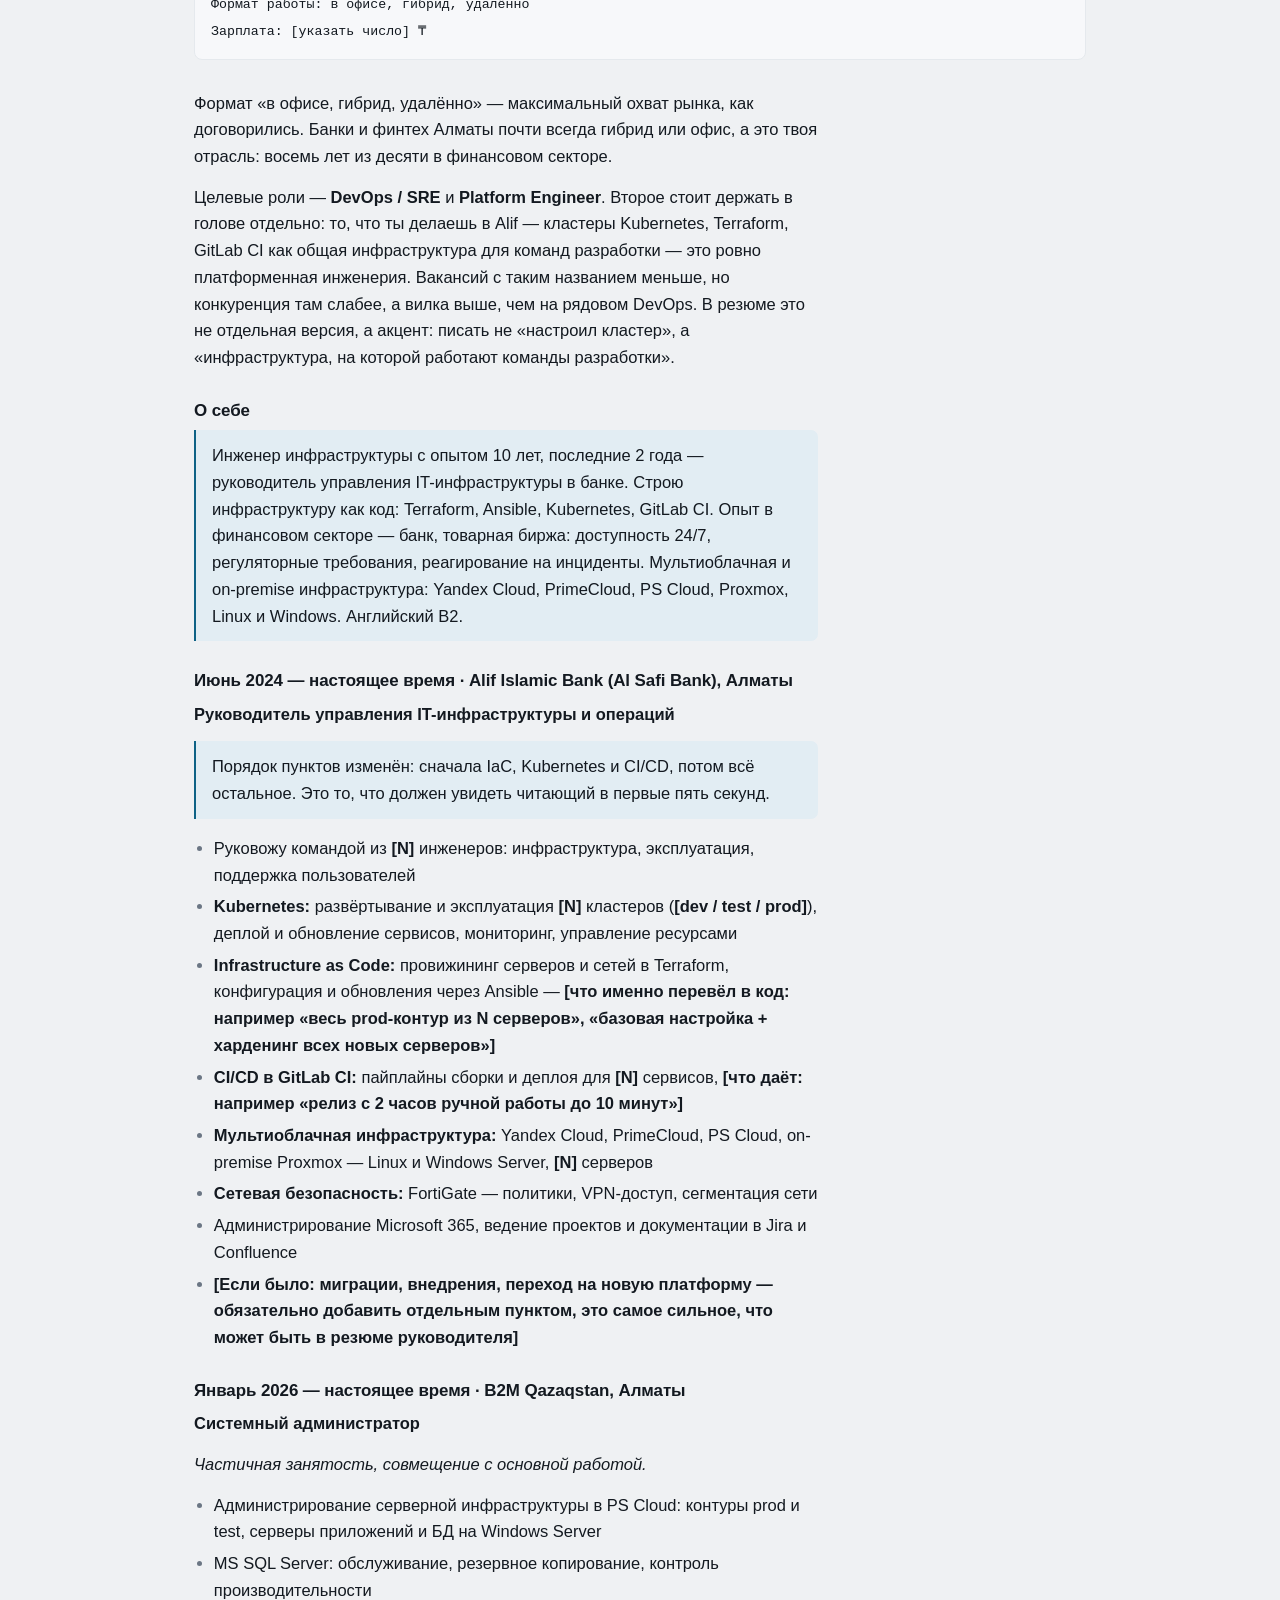
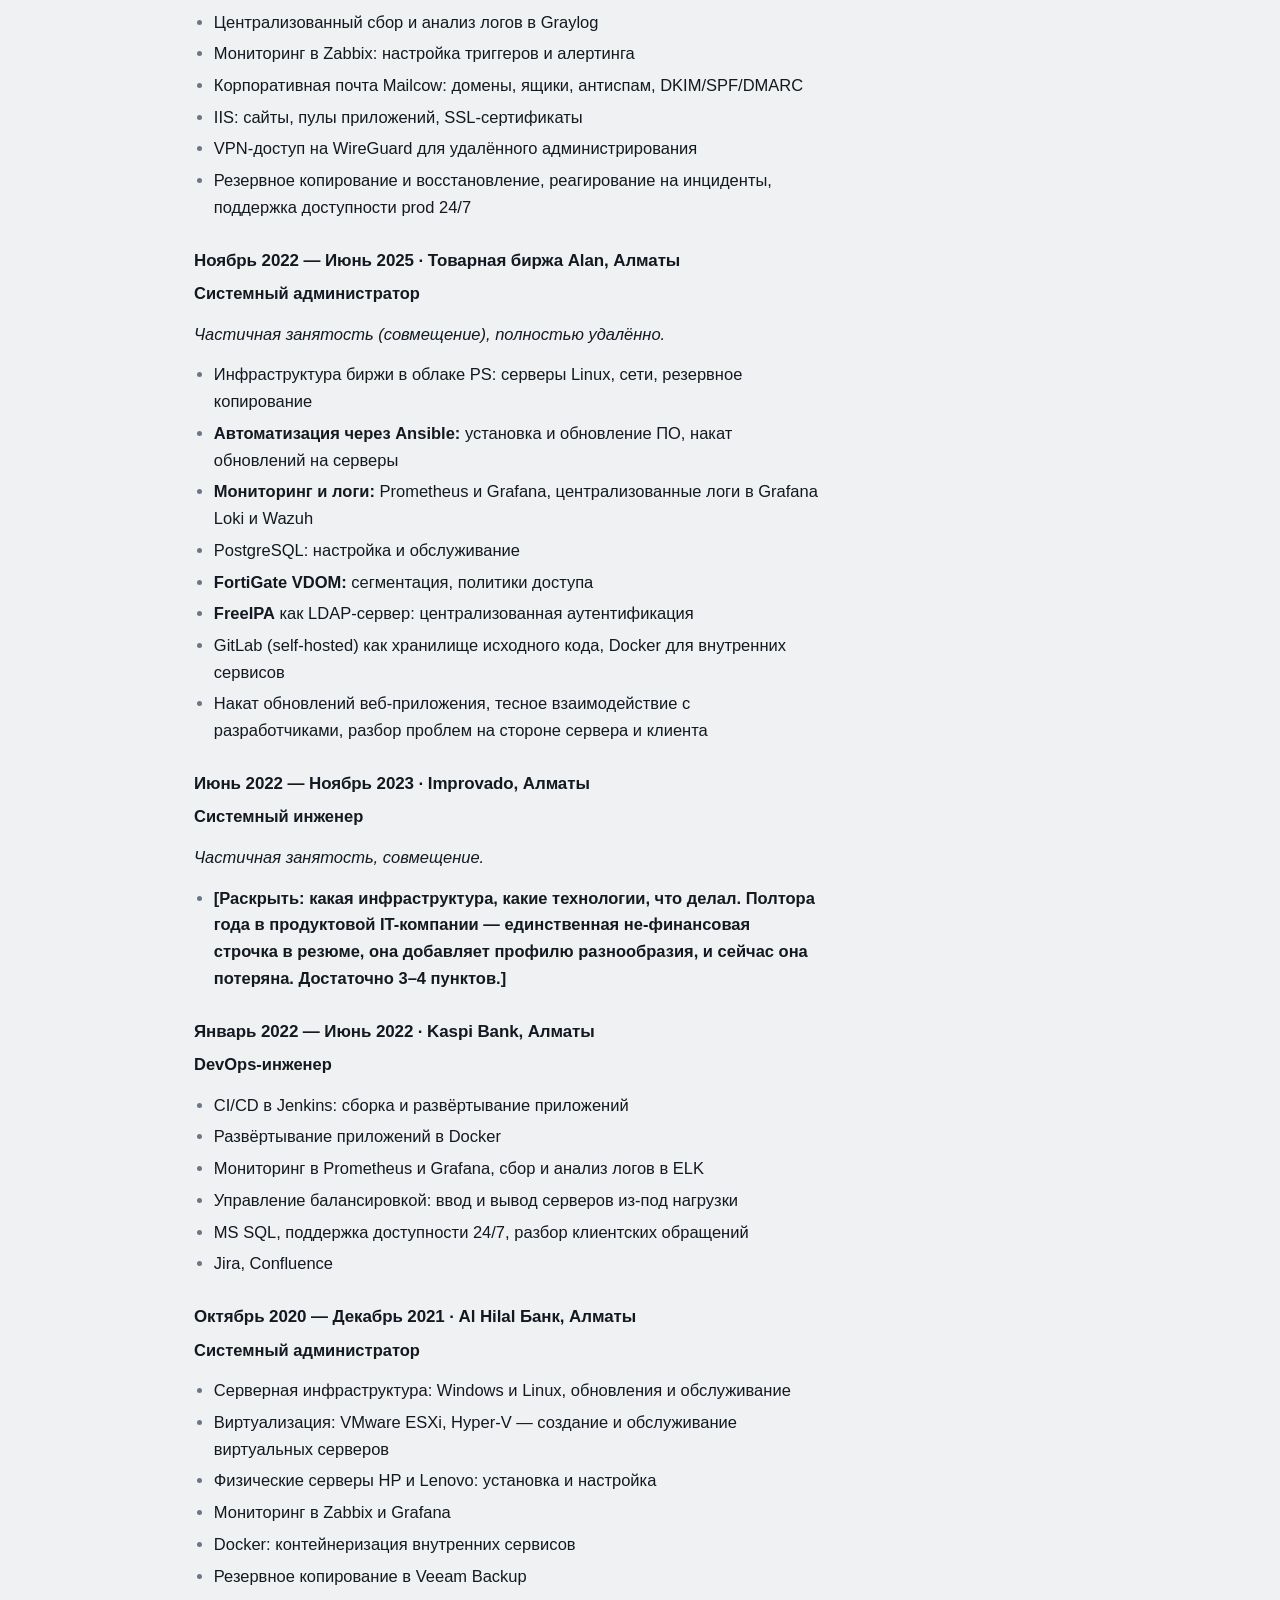
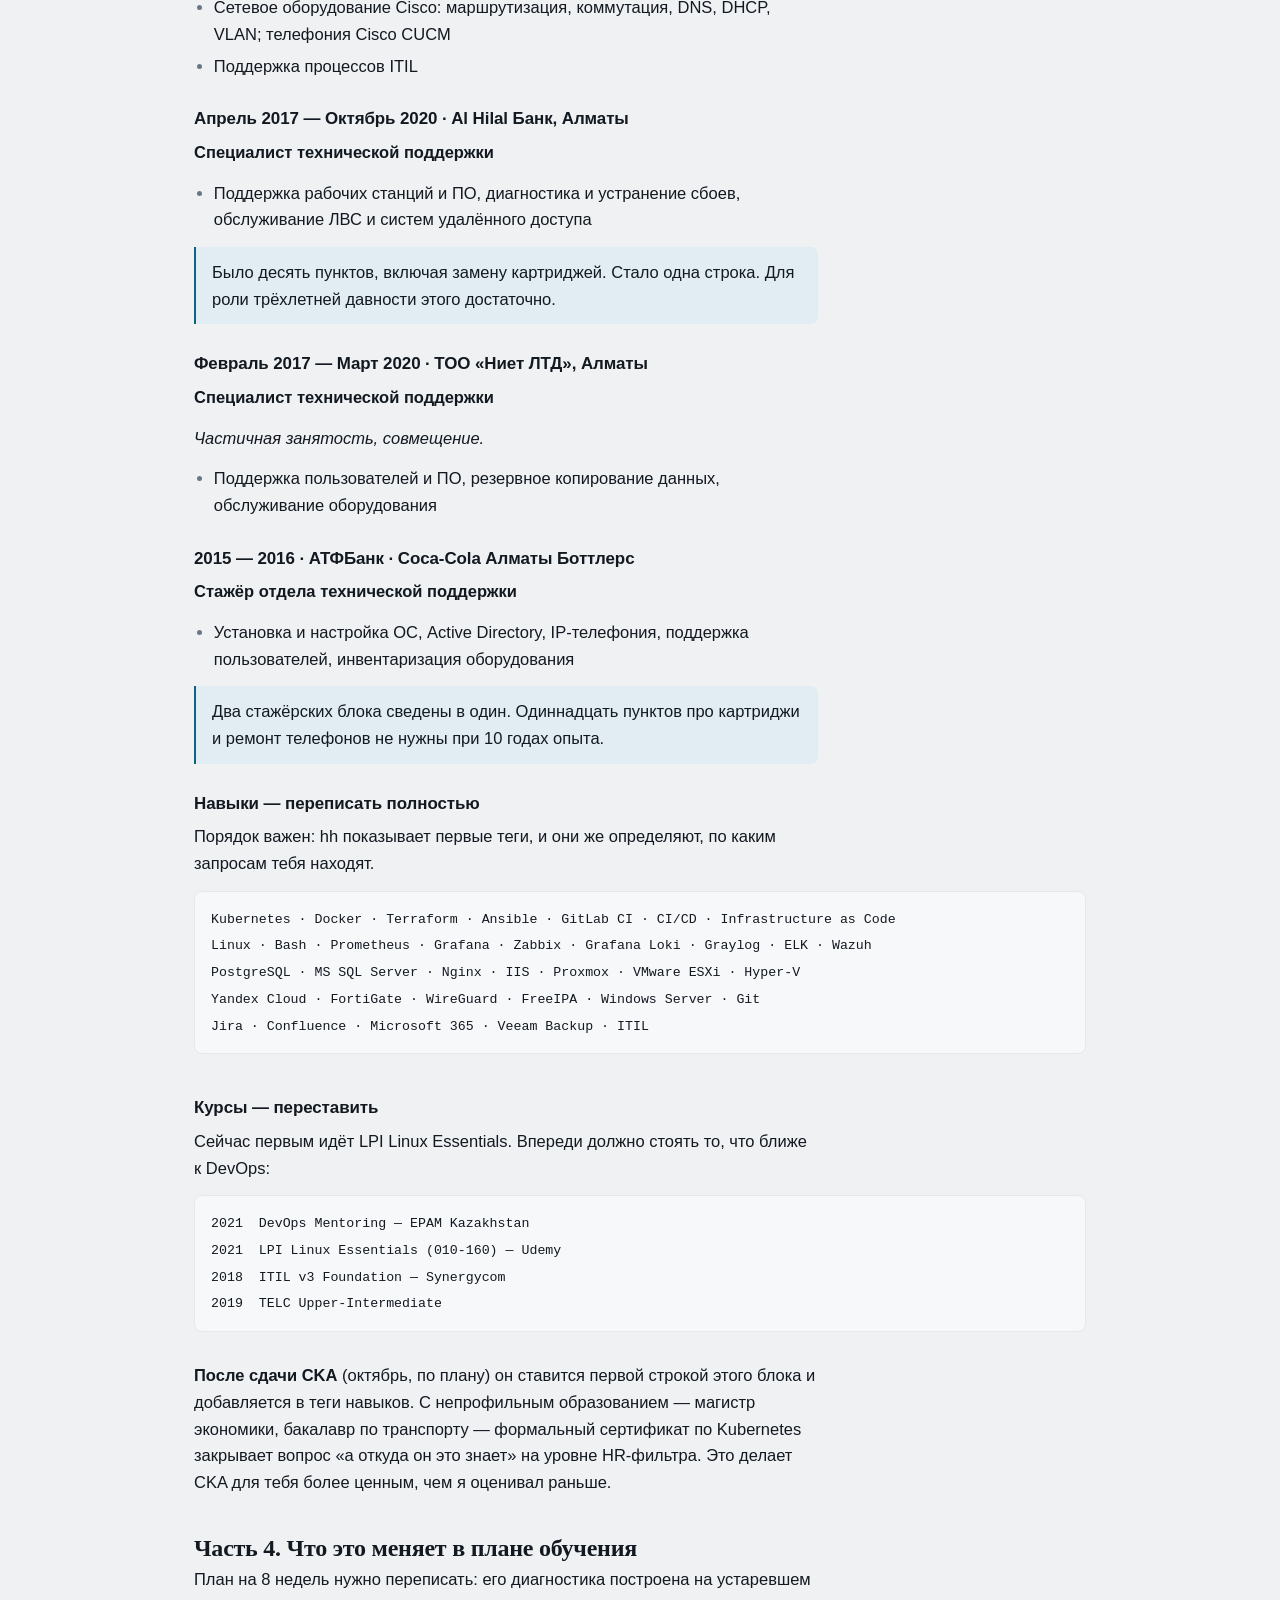
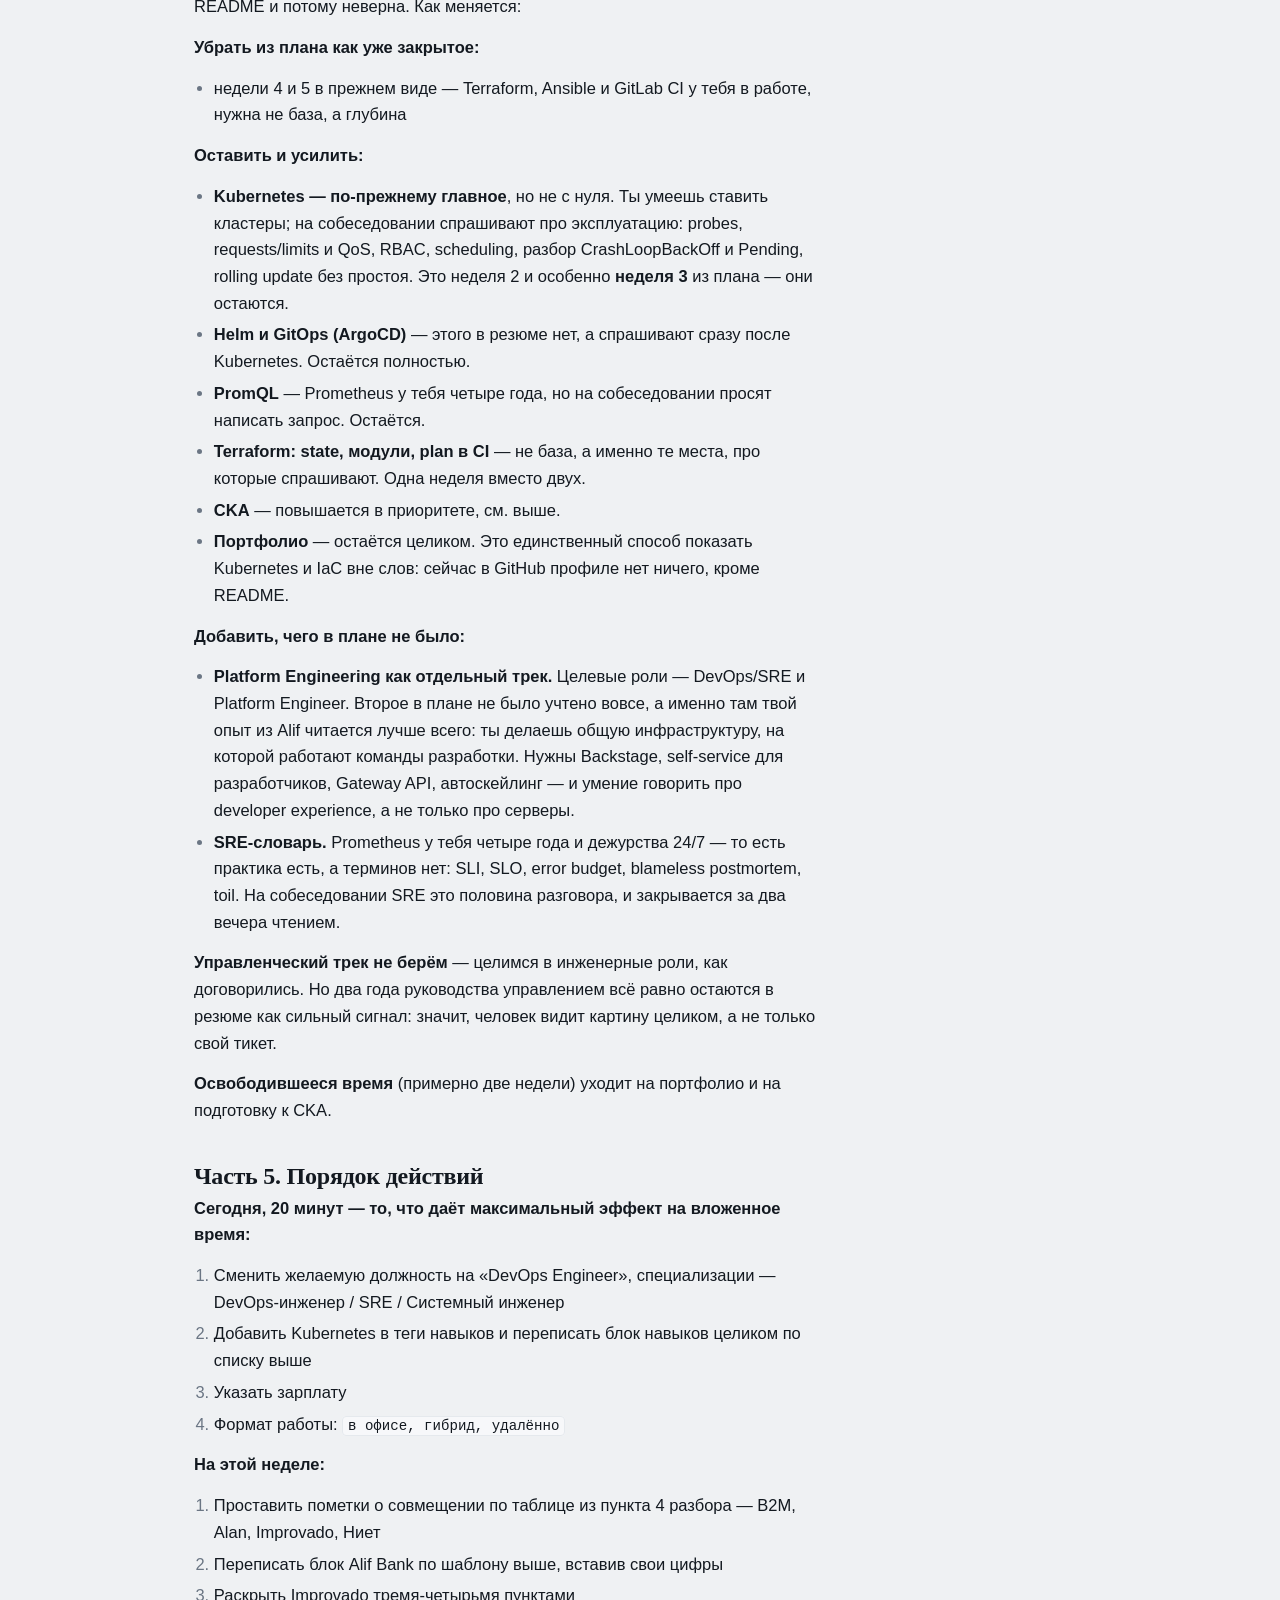
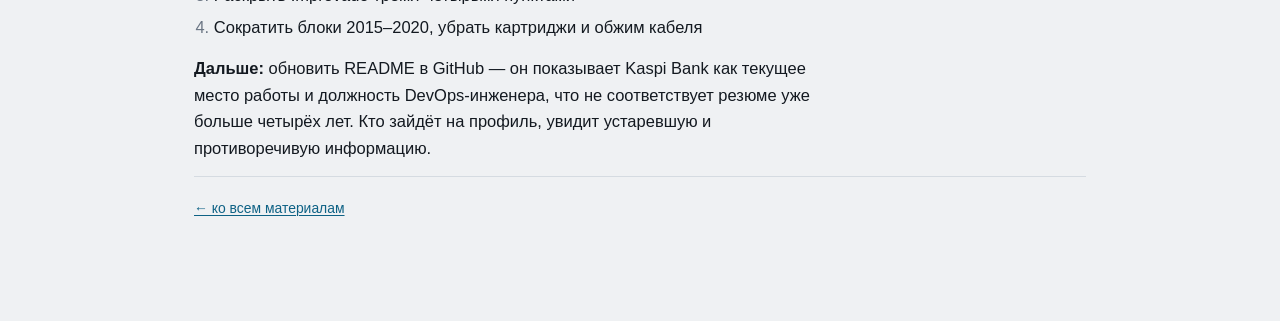
<file: docs/cv-review.html>
<!doctype html>
<html lang="ru">
<head>
<meta charset="utf-8">
<meta name="viewport" content="width=device-width, initial-scale=1">
<meta name="theme-color" content="#EFF1F3" media="(prefers-color-scheme: light)">
<meta name="theme-color" content="#0F1319" media="(prefers-color-scheme: dark)">
<title>Разбор резюме — Нурбол Хамзаулы</title>
<link rel="stylesheet" href="style.css">
<link rel="manifest" href="manifest.webmanifest">
<script src="theme.js"></script>
<link rel="icon" href="data:image/svg+xml,<svg xmlns='http://www.w3.org/2000/svg' viewBox='0 0 100 100'><text y='.9em' font-size='90'>&#9096;</text></svg>">
<style>
.doc h2{margin-top:38px}
.doc h3{margin-top:26px;font-size:1.06rem}
.doc h4{margin-top:20px}
.doc hr{border:0;border-top:1px solid var(--line);margin:34px 0}
.doc pre{margin:0 0 14px;background:var(--surface-2);border:1px solid var(--line-soft);
  border-radius:8px;padding:14px 16px;overflow-x:auto}
.doc pre code{background:none;border:0;padding:0;font-size:.83rem;line-height:1.55}
.doc blockquote{border-left:2px solid var(--accent);background:var(--accent-soft);
  padding:12px 16px;border-radius:0 7px 7px 0;margin:0 0 16px;max-width:var(--measure)}
.doc blockquote>:last-child{margin-bottom:0}
.doc .callout{border-left:2px solid var(--line);background:var(--surface-2);
  padding:10px 15px;border-radius:0 6px 6px 0;margin:0 0 12px;max-width:var(--measure);font-size:.94rem}
.doc .callout .clabel{display:block;font-family:var(--mono);font-size:10px;letter-spacing:.12em;
  text-transform:uppercase;margin-bottom:5px;color:var(--muted)}
.doc .sub-list{margin:6px 0 0;padding-left:1.15em}
.doc table{margin-bottom:0}
.toc{background:var(--surface);border:1px solid var(--line);border-radius:10px;
  padding:16px 20px;margin:0 0 30px;box-shadow:var(--shadow)}
.toc .tl{font-family:var(--mono);font-size:10.5px;letter-spacing:.12em;text-transform:uppercase;
  color:var(--muted);margin:0 0 8px}
.toc ol{margin:0;padding-left:1.3em;max-width:none}
.toc li{margin-bottom:3px;font-size:.95rem}
</style>
</head>
<body>
<nav class="topnav"><div class="topnav-in">
<a class="brand" href="index.html">nurekella<b>/</b>devops</a>
<a class="nl" href="index.html">главная</a>
<a class="nl" href="resume.html">резюме</a>
<a class="nl" href="qa-trainer.html">тренажёр</a>
<a class="nl" href="course.html">курсы</a>
<a class="nl" href="jobs.html">вакансии</a>
<a class="nl" href="roadmap.html">roadmap</a>
<a class="nl" href="resources.html">материалы</a>
<a class="nl" href="repos.html">репозитории</a>
<a class="nl" href="checklist.html">чеклист</a>
<a class="nl" href="devops-plan.html">план</a>
<a class="nl" href="diary.html">дневник</a>
<a class="nl" href="cv-review.html" aria-current="page">разбор резюме</a>
<a class="nl" href="https://github.com/nurekella">github</a>
</div></nav>
<div class="wrap">
<div class="doc">
<header class="masthead"><h1>Разбор резюме и переписанный вариант</h1></header>
<div class="toc"><p class="tl">Содержание</p><ol><li><a href="#часть-1-главное-проблема-не-в-навыках-а-в-упаковке">Часть 1. Главное: проблема не в навыках, а в упаковке</a></li><li><a href="#часть-2-что-не-так-с-резюме">Часть 2. Что не так с резюме</a></li><li><a href="#часть-3-переписанное-резюме">Часть 3. Переписанное резюме</a></li><li><a href="#часть-4-что-это-меняет-в-плане-обучения">Часть 4. Что это меняет в плане обучения</a></li><li><a href="#часть-5-порядок-действий">Часть 5. Порядок действий</a></li></ol></div>
<p>Резюме от 15 июля 2026. Разбор с точки зрения поиска работы DevOps-инженером.</p>
<h2 id="часть-1-главное-проблема-не-в-навыках-а-в-упаковке">Часть 1. Главное: проблема не в навыках, а в упаковке</h2>
<p>Мой первоначальный вывод («нет Kubernetes, нет Terraform — это блокеры») был основан на README в GitHub, который сильно устарел: там указан только Kaspi Bank как текущее место. Настоящее резюме показывает другое.</p>
<p><strong>У тебя всё это есть:</strong></p>
<div class="scroller"><table><thead><tr><th>Технология</th><th>Где</th><th>Мой прежний вывод</th></tr></thead><tbody><tr><td>Kubernetes</td><td>Alif/Al Safi Bank — установка и настройка кластеров</td><td>«отсутствует, блокер № 1» — <strong>неверно</strong></td></tr><tr><td>Terraform</td><td>Alif/Al Safi Bank — провижининг серверов</td><td>«отсутствует, блокер № 2» — <strong>неверно</strong></td></tr><tr><td>Ansible</td><td>Alif/Al Safi + Alan Exchange</td><td>«пробел» — <strong>неверно</strong></td></tr><tr><td>GitLab CI</td><td>Alif/Al Safi Bank</td><td>«пробел» — <strong>неверно</strong></td></tr><tr><td>Облака</td><td>Yandex Cloud, PrimeCloud, PS Cloud, Proxmox</td><td>«пробел» — <strong>неверно</strong></td></tr><tr><td>Prometheus, Grafana, Loki, Wazuh, Graylog, Zabbix, ELK</td><td>четыре места работы</td><td>подтверждается</td></tr><tr><td>PostgreSQL, MS SQL</td><td>Alan Exchange, B2M, Kaspi</td><td>подтверждается</td></tr><tr><td>FortiGate, WireGuard, FreeIPA</td><td>Alan Exchange, Alif, B2M</td><td>не было учтено вовсе</td></tr><tr><td>Руководство командой</td><td>Alif/Al Safi — руководитель управления, 2 года</td><td>не было учтено вовсе</td></tr></tbody></table></div>
<p>Ты не начинающий DevOps без Kubernetes. Ты <strong>руководитель управления IT-инфраструктуры в банке с IaC, Kubernetes и CI/CD в работе</strong>. Это совершенно другая позиция на рынке — и другая зарплатная вилка.</p>
<p><strong>Тогда почему тяжело искать работу?</strong> Потому что резюме об этом не сообщает. Шесть конкретных причин ниже.</p>
<h2 id="часть-2-что-не-так-с-резюме">Часть 2. Что не так с резюме</h2>
<h3>🔴 1. Желаемая должность — «Системный инженер», а не DevOps</h3>
<p>Сейчас:</p>
<div class="scroller"><pre><code>Желаемая должность: Системный инженер
Специализации: — Системный администратор
               — Системный инженер</code></pre></div>
<p>Это <strong>главная проблема, и она бесплатно решается за две минуты.</strong> На hh рекрутеры ищут по должности и специализации. Когда HR ищет «DevOps-инженер», твоё резюме в выдачу не попадает. Ты сам поставил себе фильтр, который отсекает те вакансии, которые ищешь.</p>
<p>Плюс «Системный администратор» в специализациях тянет вилку вниз на 30–40% и приносит отклики на вакансии поддержки.</p>
<h3>🔴 2. Kubernetes, Terraform и CI/CD спрятаны в однострочники</h3>
<p>Сейчас весь блок Alif Bank — это восемь строк, из которых самое ценное выглядит так:</p>
<div class="scroller"><pre><code>Установка и настройка серверов с помощью Terraform, Ansible
Настройка CI/CD с помощью GitLab CI
Установка и настройка кластеров Kubernetes</code></pre></div>
<p>Это твои три самых дорогих навыка, и они написаны как «установил и настроил» — так пишут про принтер. Ни масштаба, ни что именно автоматизировано, ни результата. Читающий не может отличить «поднял minikube на тесте» от «держу прод банка».</p>
<h3>🔴 3. Kubernetes отсутствует в блоке «Навыки»</h3>
<p>Сейчас теги: <code>Linux · Docker · Ansible · Gitlab · Zabbix · Grafana · Prometheus · ELK · Git · Jira · Confluence · Terraform · GitLab CI · Fortigate</code></p>
<p><strong>Kubernetes в тегах нет вообще</strong>, хотя он есть в опыте. Поиск на hh во многом идёт по этим тегам — то есть по самому востребованному навыку тебя не находят. Там же не хватает: PostgreSQL, MS SQL, Proxmox, Yandex Cloud, Nginx, Bash, WireGuard, Graylog, Loki, Wazuh, FreeIPA, CI/CD, IaC.</p>
<h3>🔴 4. Пересекающиеся даты — это выглядит тревожно</h3>
<div class="scroller"><pre><code>B2M Qazaqstan          Январь 2026 — настоящее время
Alif Islamic Bank      Июнь 2024  — настоящее время   ← два «настоящее время»
Alan Exchange          Ноябрь 2022 — Июнь 2025        ← пересекается с Alif на год
Improvado              Июнь 2022  — Ноябрь 2023       ← пересекается с Alan на 1,5 года
Al Hilal Банк          Апрель 2017 — Октябрь 2020
ТОО «Ниет ЛТД»         Февраль 2017 — Март 2020       ← пересекается с Al Hilal на 3 года</code></pre></div>
<p>Две одновременные текущие работы и три пересечения по 1–3 года. Рекрутер читает это одним из двух способов: либо ты работаешь на два-три места сразу (вопрос лояльности и загрузки), либо даты проставлены небрежно (вопрос к аккуратности). Оба вывода плохие, и оба возникают <strong>до</strong> разговора с тобой.</p>
<p><strong>Решение: это совмещение — значит подписываем прямо.</strong> Скрытое совмещение вызывает вопросы, прямо названное — нет. У hh нет отдельного поля «тип занятости» для каждой позиции, поэтому это первая строка в описании должности:</p>
<div class="scroller"><table><thead><tr><th>Место</th><th>Пометка первой строкой в описании</th></tr></thead><tbody><tr><td>Alif Islamic Bank</td><td><em>(ничего — это основная работа)</em></td></tr><tr><td>B2M Qazaqstan</td><td><code>Частичная занятость, совмещение с основной работой.</code></td></tr><tr><td>Товарная биржа Alan</td><td><code>Частичная занятость (совмещение), полностью удалённо.</code></td></tr><tr><td>Improvado</td><td><code>Частичная занятость, совмещение.</code></td></tr><tr><td>ТОО «Ниет ЛТД»</td><td><code>Частичная занятость, совмещение.</code></td></tr></tbody></table></div>
<p>Так десять лет опыта читаются как «человек тянет несколько контуров одновременно» — а это для DevOps скорее плюс: значит, справляется с параллельной нагрузкой и умеет входить в новую инфраструктуру быстро. В сопроводительном письме и на собеседовании формулировка та же и без оправданий: основная работа плюс совмещение, обе стороны в курсе.</p>
<h3>🟠 5. Нет ни одной цифры</h3>
<p>Во всём резюме на 10 лет опыта нет ни одного числа: сколько серверов, сколько кластеров, сколько человек в команде, сколько сервисов в CI/CD, какой uptime. Для руководителя управления это особенно заметно — масштаб ответственности не читается.</p>
<h3>🟠 6. «Замена картриджа» рядом с Kubernetes</h3>
<p>В блоках 2015–2017 годов остались: <code>Замена картриджа</code>, <code>Заправка картриджей</code>, <code>обжим кабеля</code>, <code>Настройка принтера</code>. Для позиции руководителя инфраструктуры или DevOps это работает против тебя — не потому, что стыдно, а потому что занимает место и сбивает уровень восприятия. Старые роли сокращаются до 1–2 строк.</p>
<h3>🟡 7. Формат работы «только удалённо» — решено: расширяем</h3>
<p><code>Формат работы: удалённо</code> отсекал большую часть рынка Алматы, где банки и финтех работают в офисе или гибриде. Договорились ставить <code>в офисе, гибрид, удалённо</code> — это примерно вдвое больше подходящих вакансий, включая те, где вилка выше.</p>
<h3>🟡 8. Зарплата не указана</h3>
<p>Пустое поле означает две вещи: меньше целевых приглашений и якорение вниз при обсуждении. Ставь число.</p>
<h3>🟡 9. Improvado — 1,5 года одной строкой</h3>
<p><code>Системный инженер. Поддержка инфраструктуры компании.</code> — полтора года в международной IT-компании (не банк, продуктовая разработка) описаны одним предложением. Это единственная не-финансовая строчка в резюме, она добавляет разнообразия профилю. Либо раскрыть, либо, если это была подработка, честно свести с Alan.</p>
<h2 id="часть-3-переписанное-резюме">Часть 3. Переписанное резюме</h2>
<p>Ниже готовый текст. <code>[N]</code> и <code>[…]</code> — места, где нужны твои цифры: я их не придумываю, вставь свои.</p>
<h3>Желаемая должность</h3>
<div class="scroller"><pre><code>DevOps Engineer

Специализации:
  — DevOps-инженер
  — Инженер по эксплуатации / SRE
  — Системный инженер

Тип занятости: полная занятость
Формат работы: в офисе, гибрид, удалённо
Зарплата: [указать число] ₸</code></pre></div>
<p>Формат «в офисе, гибрид, удалённо» — максимальный охват рынка, как договорились. Банки и финтех Алматы почти всегда гибрид или офис, а это твоя отрасль: восемь лет из десяти в финансовом секторе.</p>
<p>Целевые роли — <strong>DevOps / SRE</strong> и <strong>Platform Engineer</strong>. Второе стоит держать в голове отдельно: то, что ты делаешь в Alif — кластеры Kubernetes, Terraform, GitLab CI как общая инфраструктура для команд разработки — это ровно платформенная инженерия. Вакансий с таким названием меньше, но конкуренция там слабее, а вилка выше, чем на рядовом DevOps. В резюме это не отдельная версия, а акцент: писать не «настроил кластер», а «инфраструктура, на которой работают команды разработки».</p>
<h3>О себе</h3>
<blockquote>Инженер инфраструктуры с опытом 10 лет, последние 2 года — руководитель управления IT-инфраструктуры в банке. Строю инфраструктуру как код: Terraform, Ansible, Kubernetes, GitLab CI. Опыт в финансовом секторе — банк, товарная биржа: доступность 24/7, регуляторные требования, реагирование на инциденты. Мультиоблачная и on-premise инфраструктура: Yandex Cloud, PrimeCloud, PS Cloud, Proxmox, Linux и Windows. Английский B2.</blockquote>
<h3>Июнь 2024 — настоящее время · Alif Islamic Bank (Al Safi Bank), Алматы</h3>
<p><strong>Руководитель управления IT-инфраструктуры и операций</strong></p>
<blockquote>Порядок пунктов изменён: сначала IaC, Kubernetes и CI/CD, потом всё остальное. Это то, что должен увидеть читающий в первые пять секунд.</blockquote>
<ul><li>Руковожу командой из <strong>[N]</strong> инженеров: инфраструктура, эксплуатация, поддержка пользователей</li><li><strong>Kubernetes:</strong> развёртывание и эксплуатация <strong>[N]</strong> кластеров (<strong>[dev / test / prod]</strong>), деплой и обновление сервисов, мониторинг, управление ресурсами</li><li><strong>Infrastructure as Code:</strong> провижининг серверов и сетей в Terraform, конфигурация и обновления через Ansible — <strong>[что именно перевёл в код: например «весь prod-контур из N серверов», «базовая настройка + харденинг всех новых серверов»]</strong></li><li><strong>CI/CD в GitLab CI:</strong> пайплайны сборки и деплоя для <strong>[N]</strong> сервисов, <strong>[что даёт: например «релиз с 2 часов ручной работы до 10 минут»]</strong></li><li><strong>Мультиоблачная инфраструктура:</strong> Yandex Cloud, PrimeCloud, PS Cloud, on-premise Proxmox — Linux и Windows Server, <strong>[N]</strong> серверов</li><li><strong>Сетевая безопасность:</strong> FortiGate — политики, VPN-доступ, сегментация сети</li><li>Администрирование Microsoft 365, ведение проектов и документации в Jira и Confluence</li><li><strong>[Если было: миграции, внедрения, переход на новую платформу — обязательно добавить отдельным пунктом, это самое сильное, что может быть в резюме руководителя]</strong></li></ul>
<h3>Январь 2026 — настоящее время · B2M Qazaqstan, Алматы</h3>
<p><strong>Системный администратор</strong></p>
<p><em>Частичная занятость, совмещение с основной работой.</em></p>
<ul><li>Администрирование серверной инфраструктуры в PS Cloud: контуры prod и test, серверы приложений и БД на Windows Server</li><li>MS SQL Server: обслуживание, резервное копирование, контроль производительности</li><li>Централизованный сбор и анализ логов в Graylog</li><li>Мониторинг в Zabbix: настройка триггеров и алертинга</li><li>Корпоративная почта Mailcow: домены, ящики, антиспам, DKIM/SPF/DMARC</li><li>IIS: сайты, пулы приложений, SSL-сертификаты</li><li>VPN-доступ на WireGuard для удалённого администрирования</li><li>Резервное копирование и восстановление, реагирование на инциденты, поддержка доступности prod 24/7</li></ul>
<h3>Ноябрь 2022 — Июнь 2025 · Товарная биржа Alan, Алматы</h3>
<p><strong>Системный администратор</strong></p>
<p><em>Частичная занятость (совмещение), полностью удалённо.</em></p>
<ul><li>Инфраструктура биржи в облаке PS: серверы Linux, сети, резервное копирование</li><li><strong>Автоматизация через Ansible:</strong> установка и обновление ПО, накат обновлений на серверы</li><li><strong>Мониторинг и логи:</strong> Prometheus и Grafana, централизованные логи в Grafana Loki и Wazuh</li><li>PostgreSQL: настройка и обслуживание</li><li><strong>FortiGate VDOM:</strong> сегментация, политики доступа</li><li><strong>FreeIPA</strong> как LDAP-сервер: централизованная аутентификация</li><li>GitLab (self-hosted) как хранилище исходного кода, Docker для внутренних сервисов</li><li>Накат обновлений веб-приложения, тесное взаимодействие с разработчиками, разбор проблем на стороне сервера и клиента</li></ul>
<h3>Июнь 2022 — Ноябрь 2023 · Improvado, Алматы</h3>
<p><strong>Системный инженер</strong></p>
<p><em>Частичная занятость, совмещение.</em></p>
<ul><li><strong>[Раскрыть: какая инфраструктура, какие технологии, что делал. Полтора года в продуктовой IT-компании — единственная не-финансовая строчка в резюме, она добавляет профилю разнообразия, и сейчас она потеряна. Достаточно 3–4 пунктов.]</strong></li></ul>
<h3>Январь 2022 — Июнь 2022 · Kaspi Bank, Алматы</h3>
<p><strong>DevOps-инженер</strong></p>
<ul><li>CI/CD в Jenkins: сборка и развёртывание приложений</li><li>Развёртывание приложений в Docker</li><li>Мониторинг в Prometheus и Grafana, сбор и анализ логов в ELK</li><li>Управление балансировкой: ввод и вывод серверов из-под нагрузки</li><li>MS SQL, поддержка доступности 24/7, разбор клиентских обращений</li><li>Jira, Confluence</li></ul>
<h3>Октябрь 2020 — Декабрь 2021 · Al Hilal Банк, Алматы</h3>
<p><strong>Системный администратор</strong></p>
<ul><li>Серверная инфраструктура: Windows и Linux, обновления и обслуживание</li><li>Виртуализация: VMware ESXi, Hyper-V — создание и обслуживание виртуальных серверов</li><li>Физические серверы HP и Lenovo: установка и настройка</li><li>Мониторинг в Zabbix и Grafana</li><li>Docker: контейнеризация внутренних сервисов</li><li>Резервное копирование в Veeam Backup</li><li>Сетевое оборудование Cisco: маршрутизация, коммутация, DNS, DHCP, VLAN; телефония Cisco CUCM</li><li>Поддержка процессов ITIL</li></ul>
<h3>Апрель 2017 — Октябрь 2020 · Al Hilal Банк, Алматы</h3>
<p><strong>Специалист технической поддержки</strong></p>
<ul><li>Поддержка рабочих станций и ПО, диагностика и устранение сбоев, обслуживание ЛВС и систем удалённого доступа</li></ul>
<blockquote>Было десять пунктов, включая замену картриджей. Стало одна строка. Для роли трёхлетней давности этого достаточно.</blockquote>
<h3>Февраль 2017 — Март 2020 · ТОО «Ниет ЛТД», Алматы</h3>
<p><strong>Специалист технической поддержки</strong></p>
<p><em>Частичная занятость, совмещение.</em></p>
<ul><li>Поддержка пользователей и ПО, резервное копирование данных, обслуживание оборудования</li></ul>
<h3>2015 — 2016 · АТФБанк · Coca-Cola Алматы Боттлерс</h3>
<p><strong>Стажёр отдела технической поддержки</strong></p>
<ul><li>Установка и настройка ОС, Active Directory, IP-телефония, поддержка пользователей, инвентаризация оборудования</li></ul>
<blockquote>Два стажёрских блока сведены в один. Одиннадцать пунктов про картриджи и ремонт телефонов не нужны при 10 годах опыта.</blockquote>
<h3>Навыки — переписать полностью</h3>
<p>Порядок важен: hh показывает первые теги, и они же определяют, по каким запросам тебя находят.</p>
<div class="scroller"><pre><code>Kubernetes · Docker · Terraform · Ansible · GitLab CI · CI/CD · Infrastructure as Code
Linux · Bash · Prometheus · Grafana · Zabbix · Grafana Loki · Graylog · ELK · Wazuh
PostgreSQL · MS SQL Server · Nginx · IIS · Proxmox · VMware ESXi · Hyper-V
Yandex Cloud · FortiGate · WireGuard · FreeIPA · Windows Server · Git
Jira · Confluence · Microsoft 365 · Veeam Backup · ITIL</code></pre></div>
<h3>Курсы — переставить</h3>
<p>Сейчас первым идёт LPI Linux Essentials. Впереди должно стоять то, что ближе к DevOps:</p>
<div class="scroller"><pre><code>2021  DevOps Mentoring — EPAM Kazakhstan
2021  LPI Linux Essentials (010-160) — Udemy
2018  ITIL v3 Foundation — Synergycom
2019  TELC Upper-Intermediate</code></pre></div>
<p><strong>После сдачи CKA</strong> (октябрь, по плану) он ставится первой строкой этого блока и добавляется в теги навыков. С непрофильным образованием — магистр экономики, бакалавр по транспорту — формальный сертификат по Kubernetes закрывает вопрос «а откуда он это знает» на уровне HR-фильтра. Это делает CKA для тебя более ценным, чем я оценивал раньше.</p>
<h2 id="часть-4-что-это-меняет-в-плане-обучения">Часть 4. Что это меняет в плане обучения</h2>
<p>План на 8 недель нужно переписать: его диагностика построена на устаревшем README и потому неверна. Как меняется:</p>
<p><strong>Убрать из плана как уже закрытое:</strong></p>
<ul><li>недели 4 и 5 в прежнем виде — Terraform, Ansible и GitLab CI у тебя в работе, нужна не база, а глубина</li></ul>
<p><strong>Оставить и усилить:</strong></p>
<ul><li><strong>Kubernetes — по-прежнему главное</strong>, но не с нуля. Ты умеешь ставить кластеры; на собеседовании спрашивают про эксплуатацию: probes, requests/limits и QoS, RBAC, scheduling, разбор CrashLoopBackOff и Pending, rolling update без простоя. Это неделя 2 и особенно <strong>неделя 3</strong> из плана — они остаются.</li><li><strong>Helm и GitOps (ArgoCD)</strong> — этого в резюме нет, а спрашивают сразу после Kubernetes. Остаётся полностью.</li><li><strong>PromQL</strong> — Prometheus у тебя четыре года, но на собеседовании просят написать запрос. Остаётся.</li><li><strong>Terraform: state, модули, plan в CI</strong> — не база, а именно те места, про которые спрашивают. Одна неделя вместо двух.</li><li><strong>CKA</strong> — повышается в приоритете, см. выше.</li><li><strong>Портфолио</strong> — остаётся целиком. Это единственный способ показать Kubernetes и IaC вне слов: сейчас в GitHub профиле нет ничего, кроме README.</li></ul>
<p><strong>Добавить, чего в плане не было:</strong></p>
<ul><li><strong>Platform Engineering как отдельный трек.</strong> Целевые роли — DevOps/SRE и Platform Engineer. Второе в плане не было учтено вовсе, а именно там твой опыт из Alif читается лучше всего: ты делаешь общую инфраструктуру, на которой работают команды разработки. Нужны Backstage, self-service для разработчиков, Gateway API, автоскейлинг — и умение говорить про developer experience, а не только про серверы.</li><li><strong>SRE-словарь.</strong> Prometheus у тебя четыре года и дежурства 24/7 — то есть практика есть, а терминов нет: SLI, SLO, error budget, blameless postmortem, toil. На собеседовании SRE это половина разговора, и закрывается за два вечера чтением.</li></ul>
<p><strong>Управленческий трек не берём</strong> — целимся в инженерные роли, как договорились. Но два года руководства управлением всё равно остаются в резюме как сильный сигнал: значит, человек видит картину целиком, а не только свой тикет.</p>
<p><strong>Освободившееся время</strong> (примерно две недели) уходит на портфолио и на подготовку к CKA.</p>
<h2 id="часть-5-порядок-действий">Часть 5. Порядок действий</h2>
<p><strong>Сегодня, 20 минут — то, что даёт максимальный эффект на вложенное время:</strong></p>
<ol><li>Сменить желаемую должность на «DevOps Engineer», специализации — DevOps-инженер / SRE / Системный инженер</li><li>Добавить Kubernetes в теги навыков и переписать блок навыков целиком по списку выше</li><li>Указать зарплату</li><li>Формат работы: <code>в офисе, гибрид, удалённо</code></li></ol>
<p><strong>На этой неделе:</strong></p>
<ol><li>Проставить пометки о совмещении по таблице из пункта 4 разбора — B2M, Alan, Improvado, Ниет</li><li>Переписать блок Alif Bank по шаблону выше, вставив свои цифры</li><li>Раскрыть Improvado тремя-четырьмя пунктами</li><li>Сократить блоки 2015–2020, убрать картриджи и обжим кабеля</li></ol>
<p><strong>Дальше:</strong> обновить README в GitHub — он показывает Kaspi Bank как текущее место работы и должность DevOps-инженера, что не соответствует резюме уже больше четырёх лет. Кто зайдёт на профиль, увидит устаревшую и противоречивую информацию.</p>
</div>
<footer class="site"><p><a href="index.html">← ко всем материалам</a></p></footer>
</div>
</body>
</html>
</file>
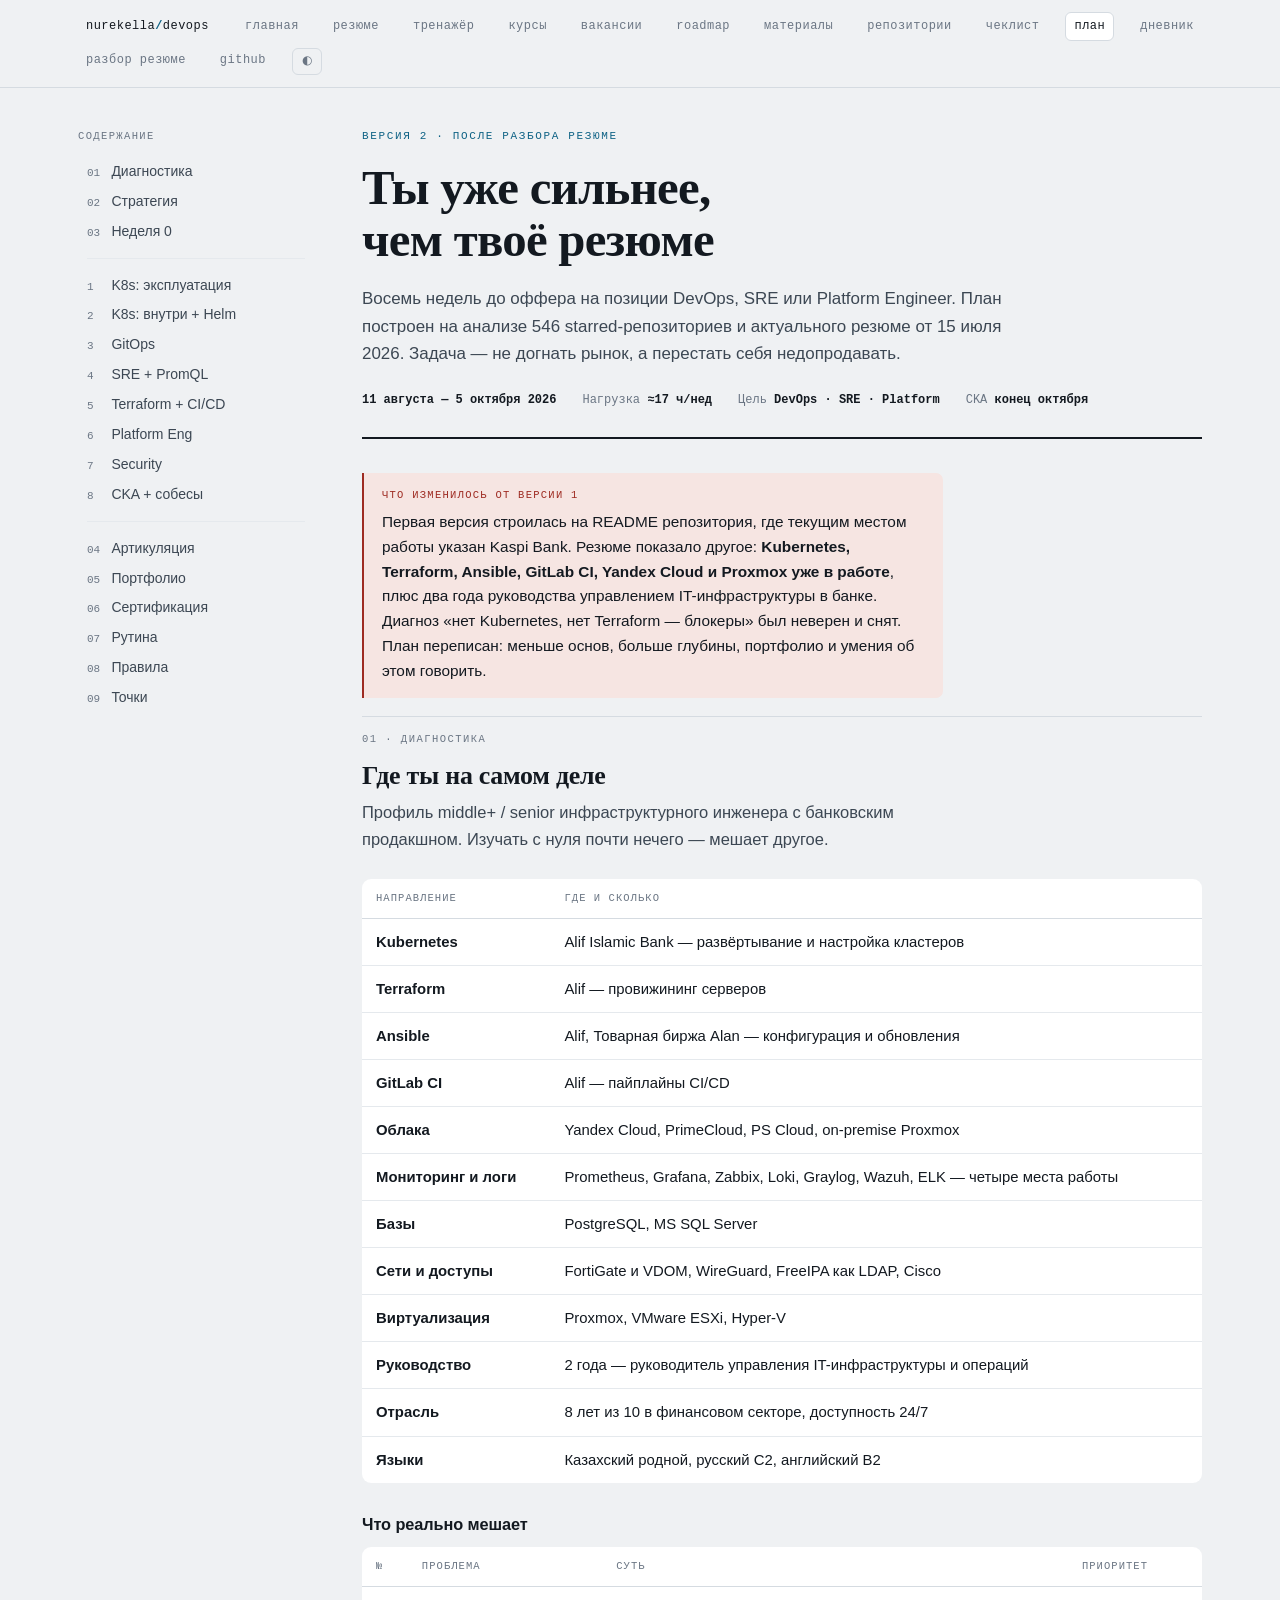
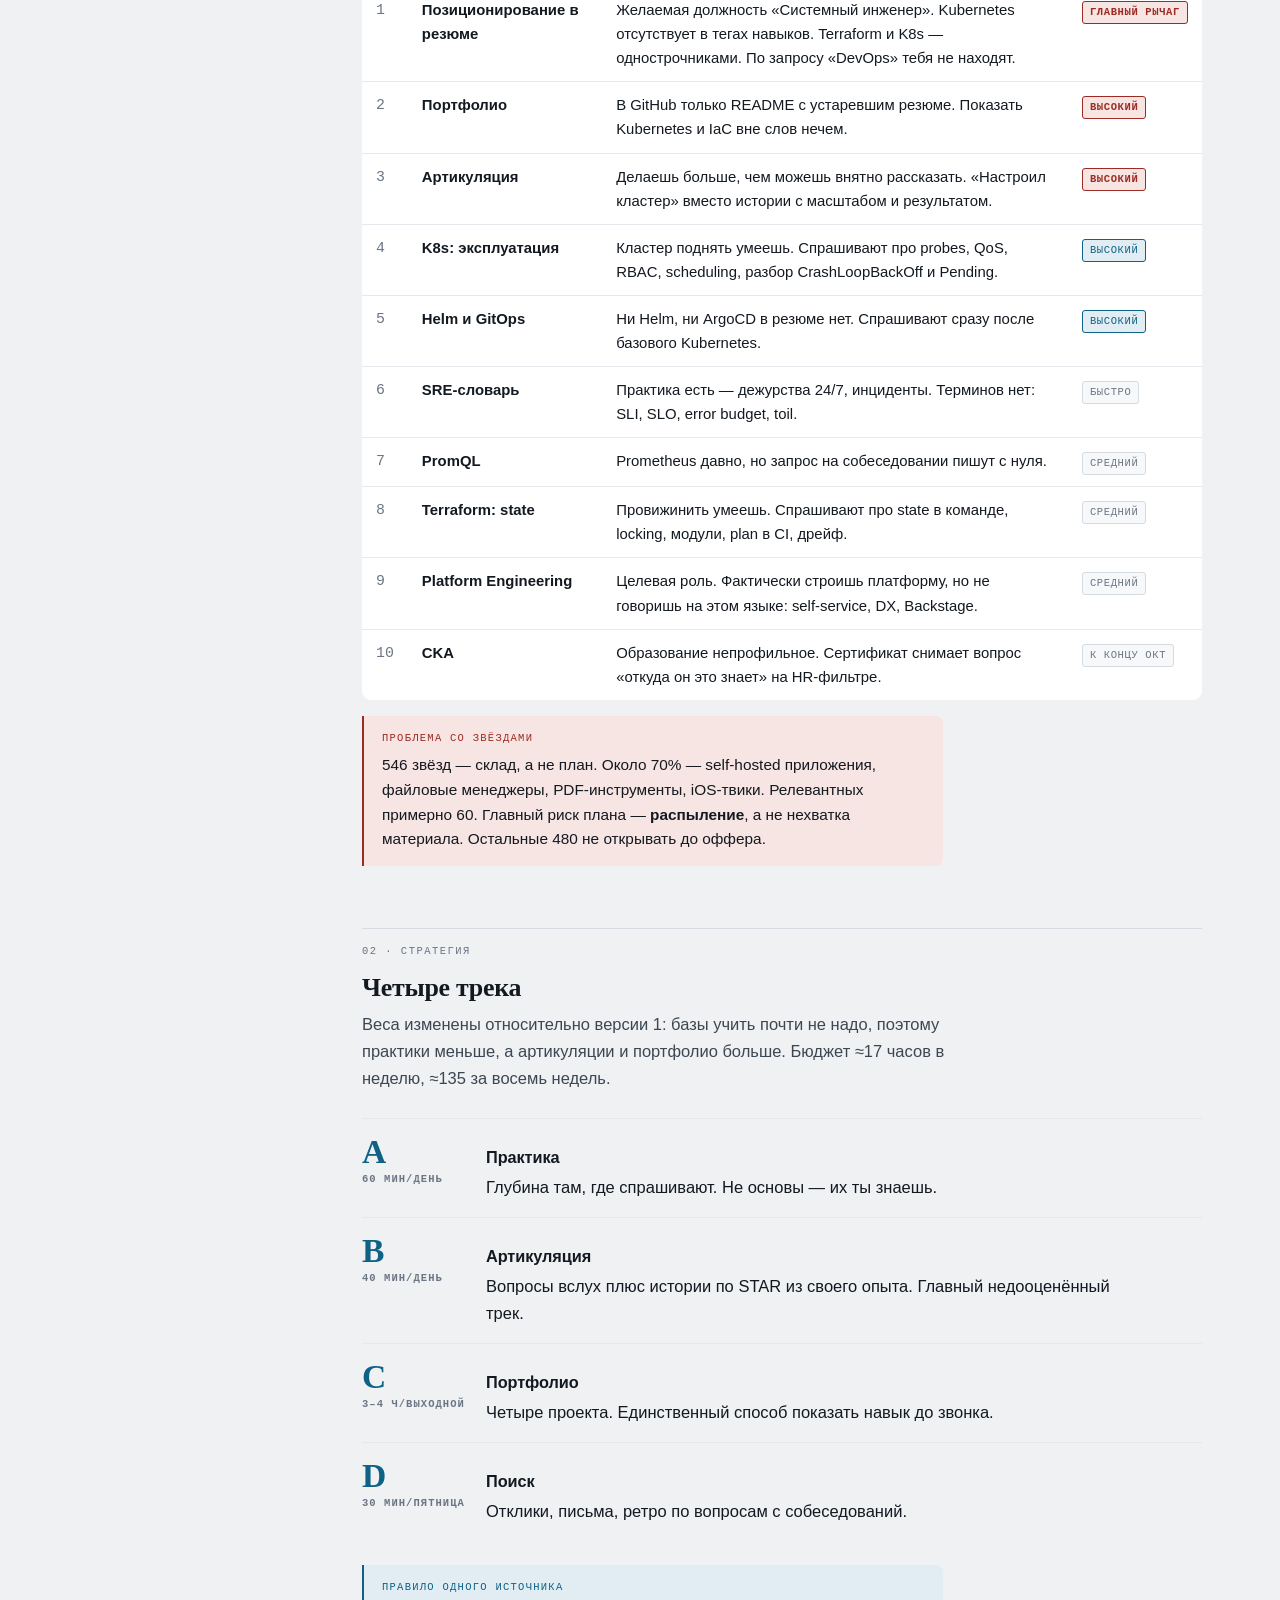
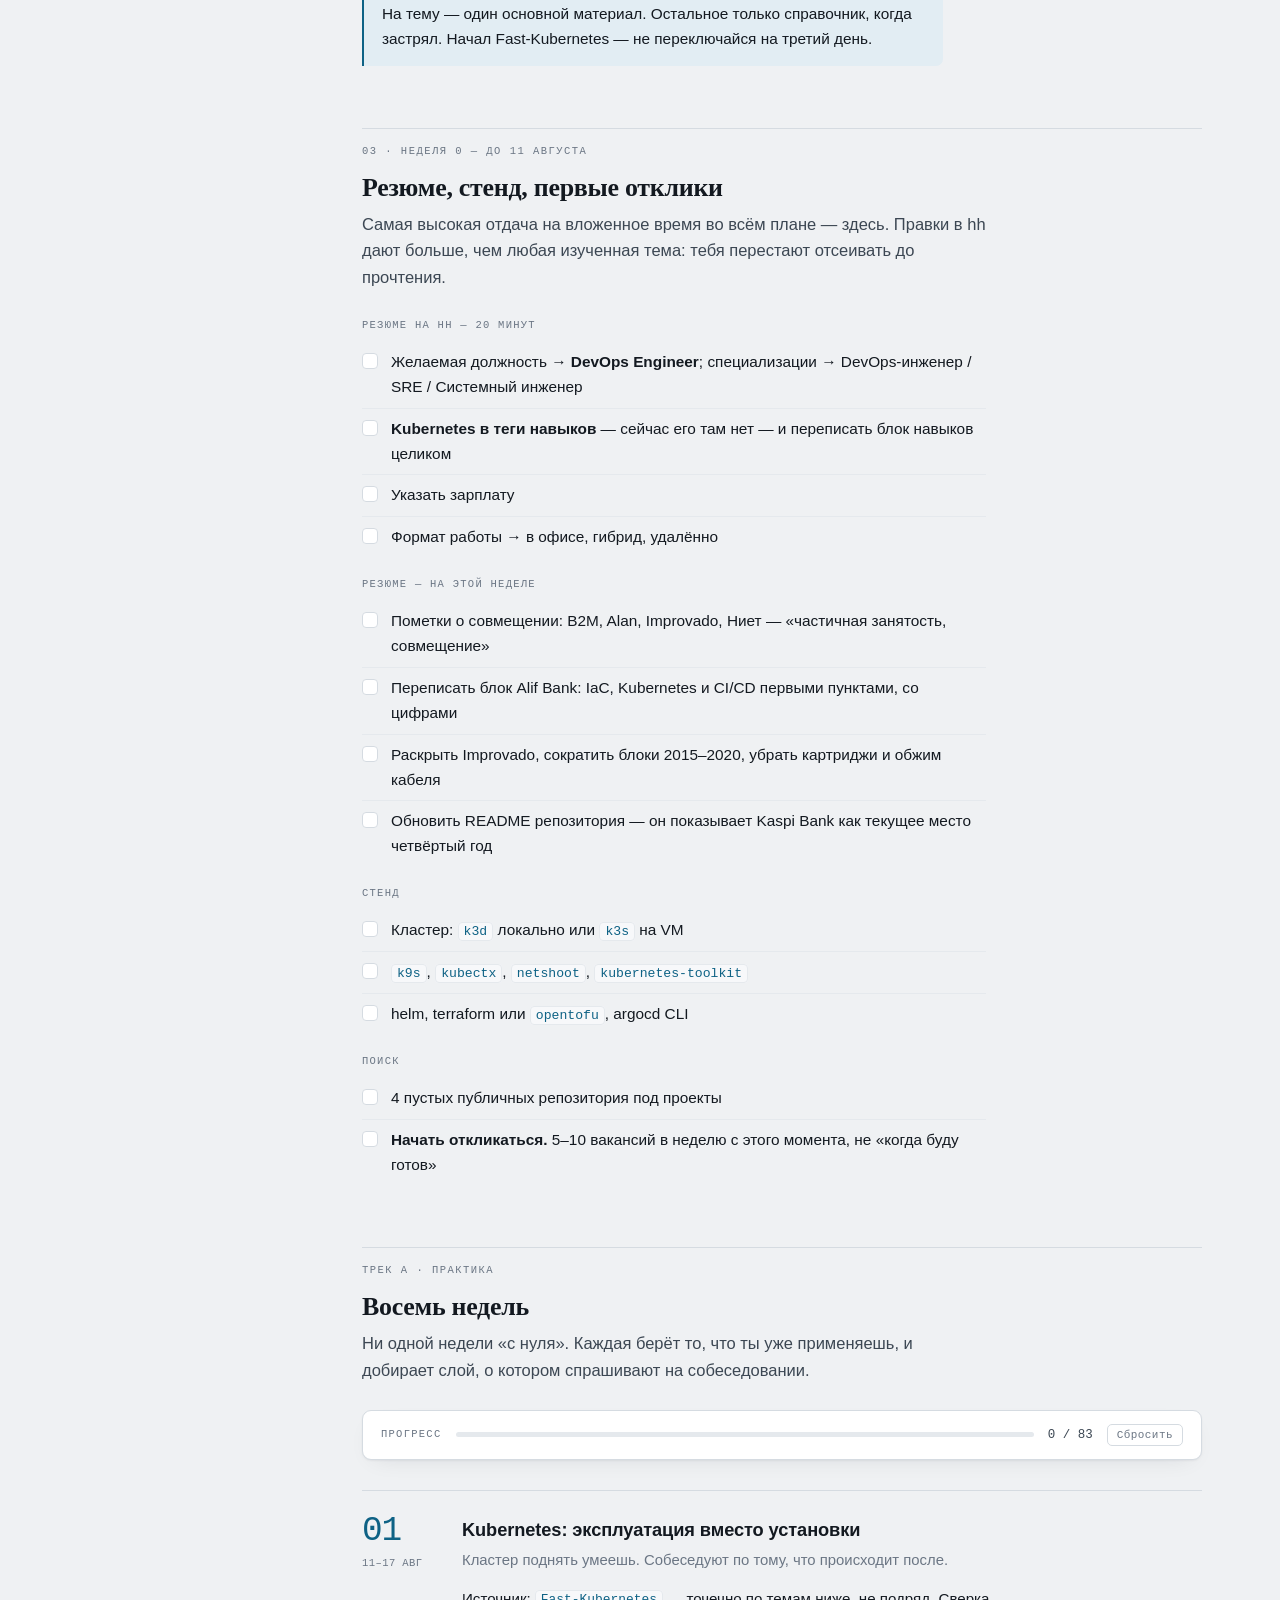
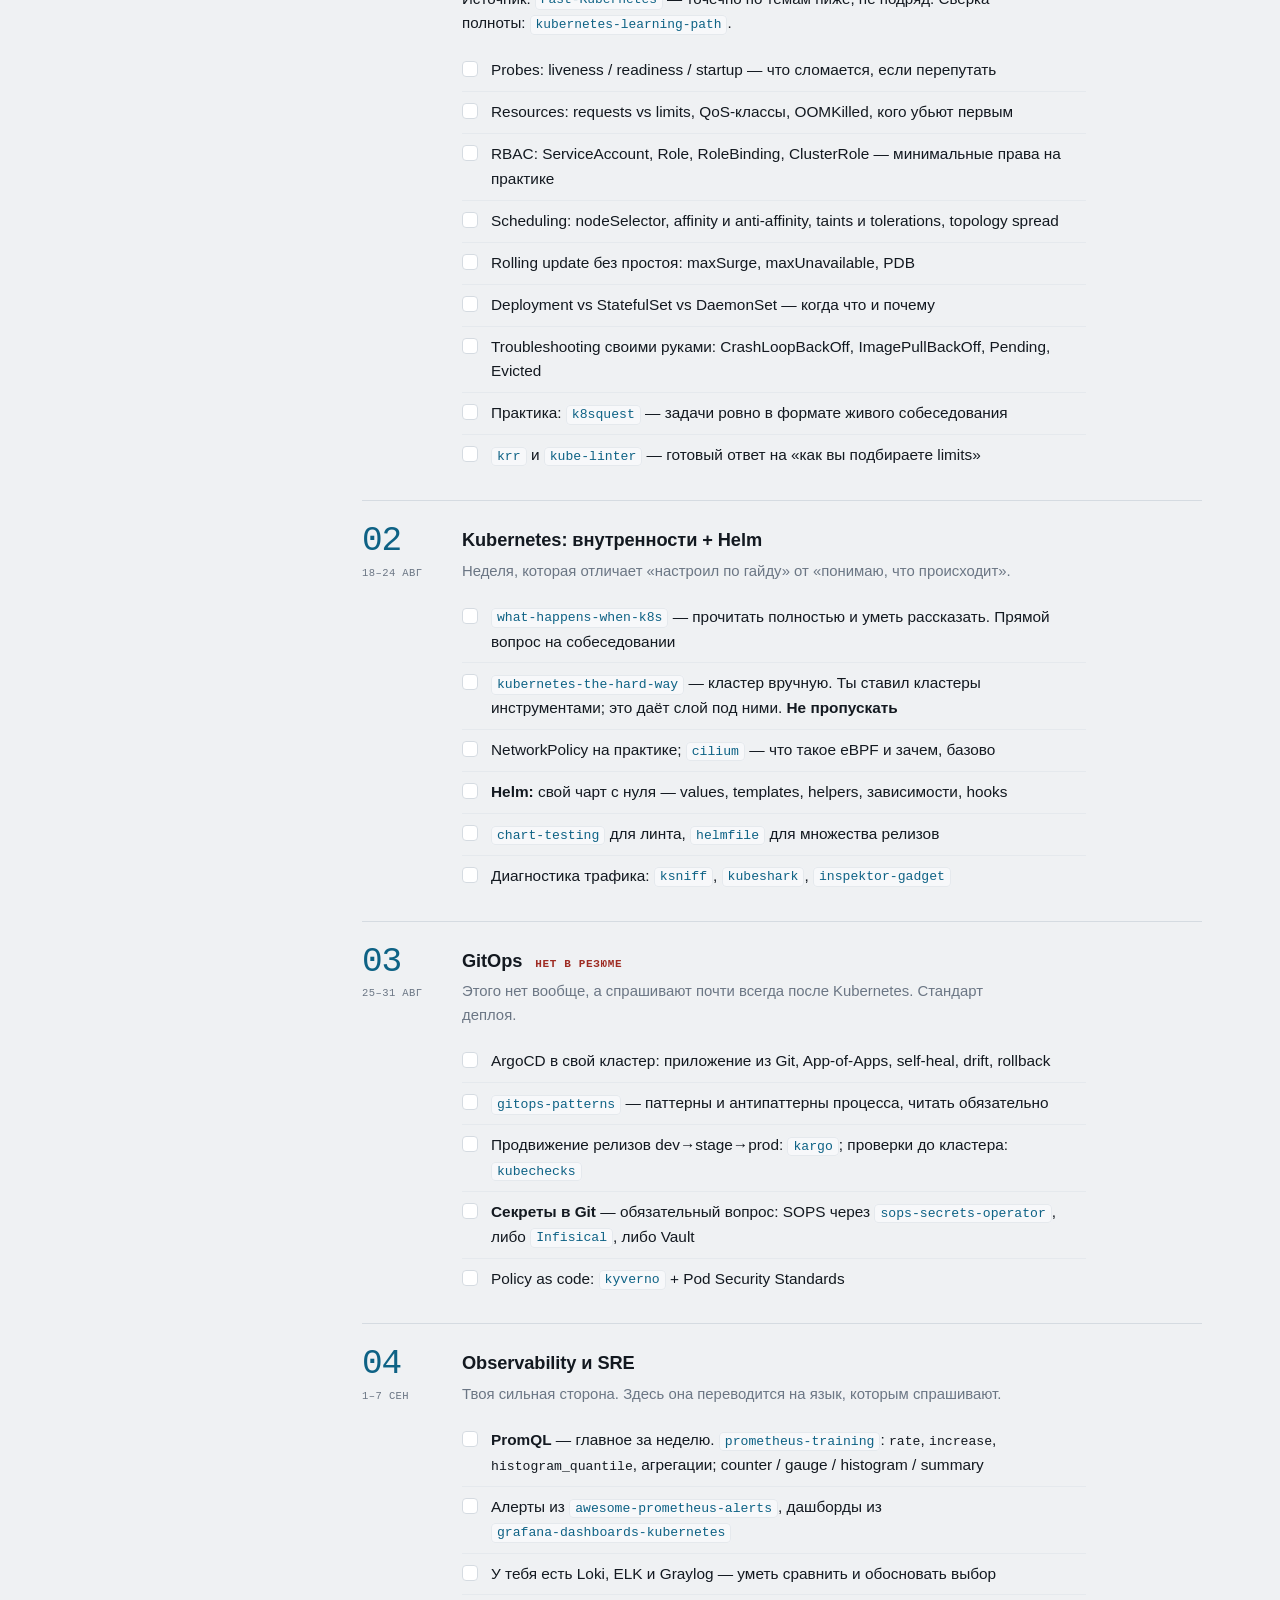
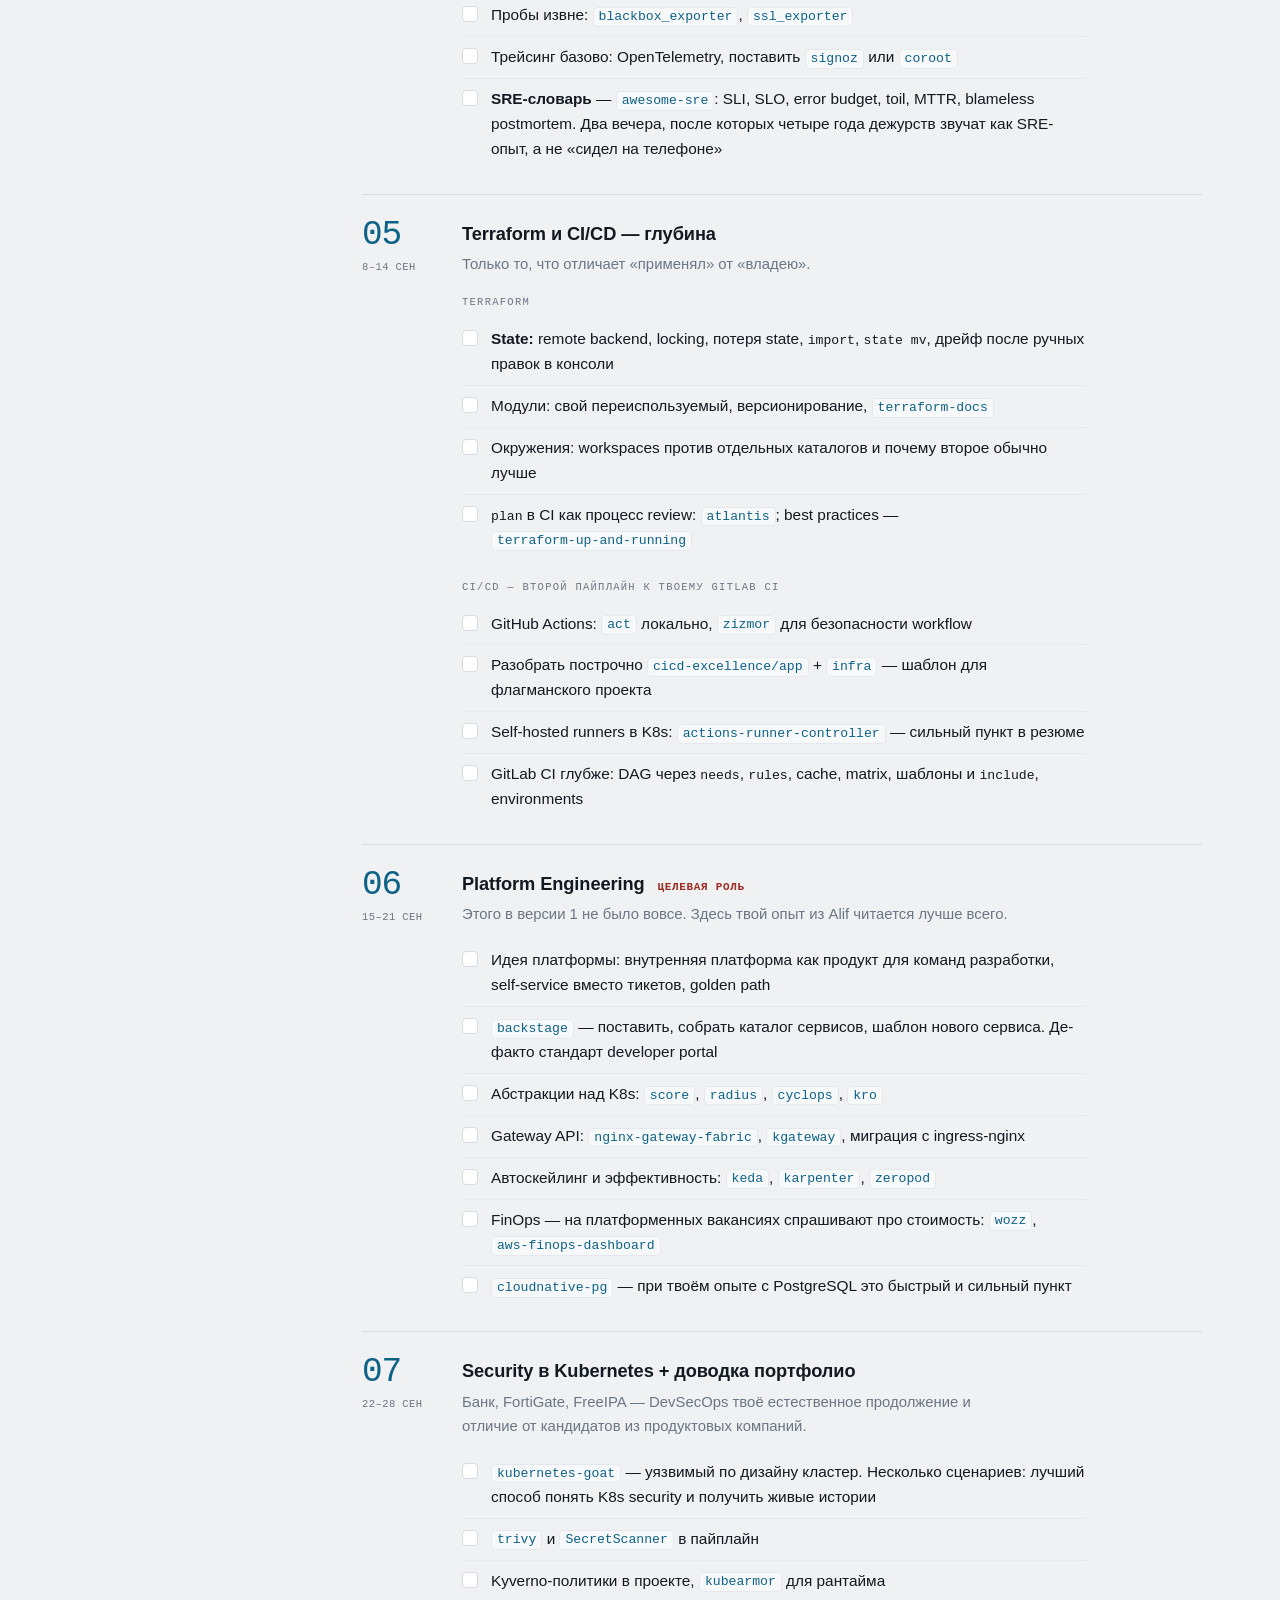
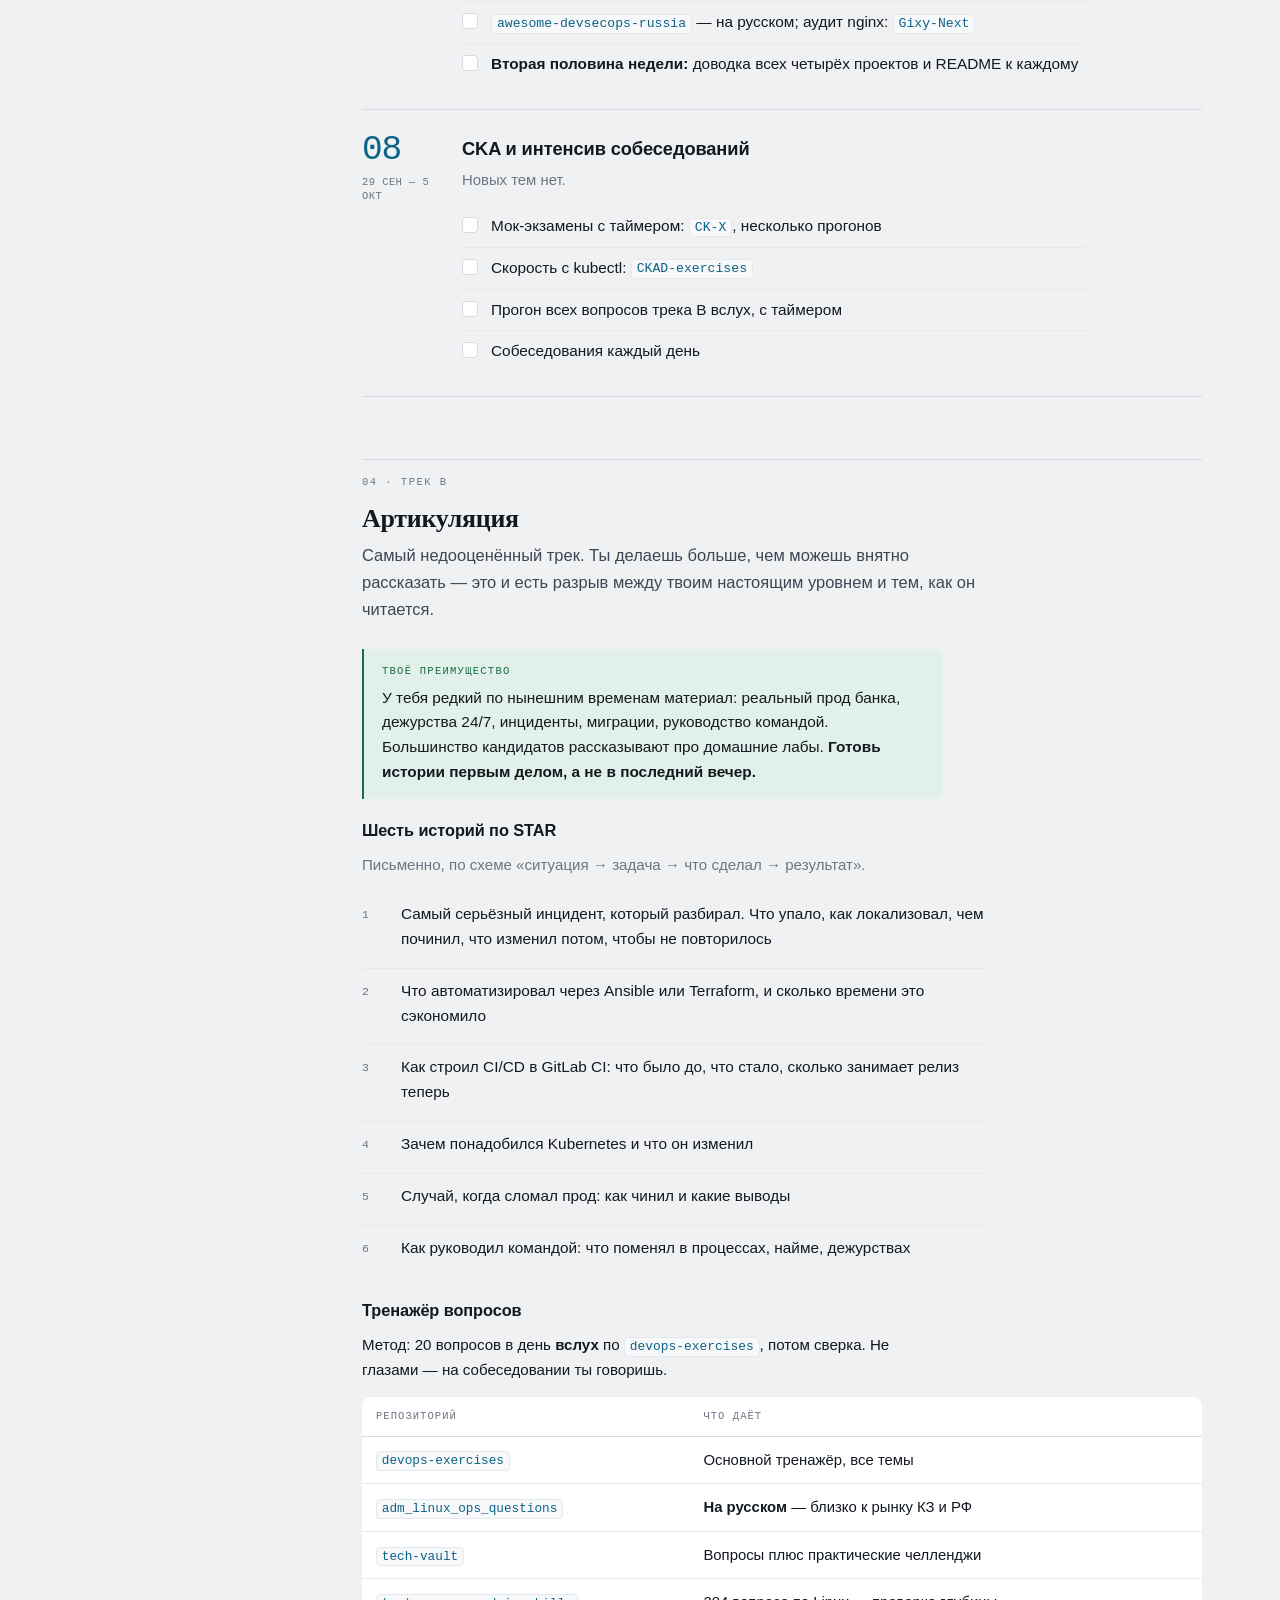
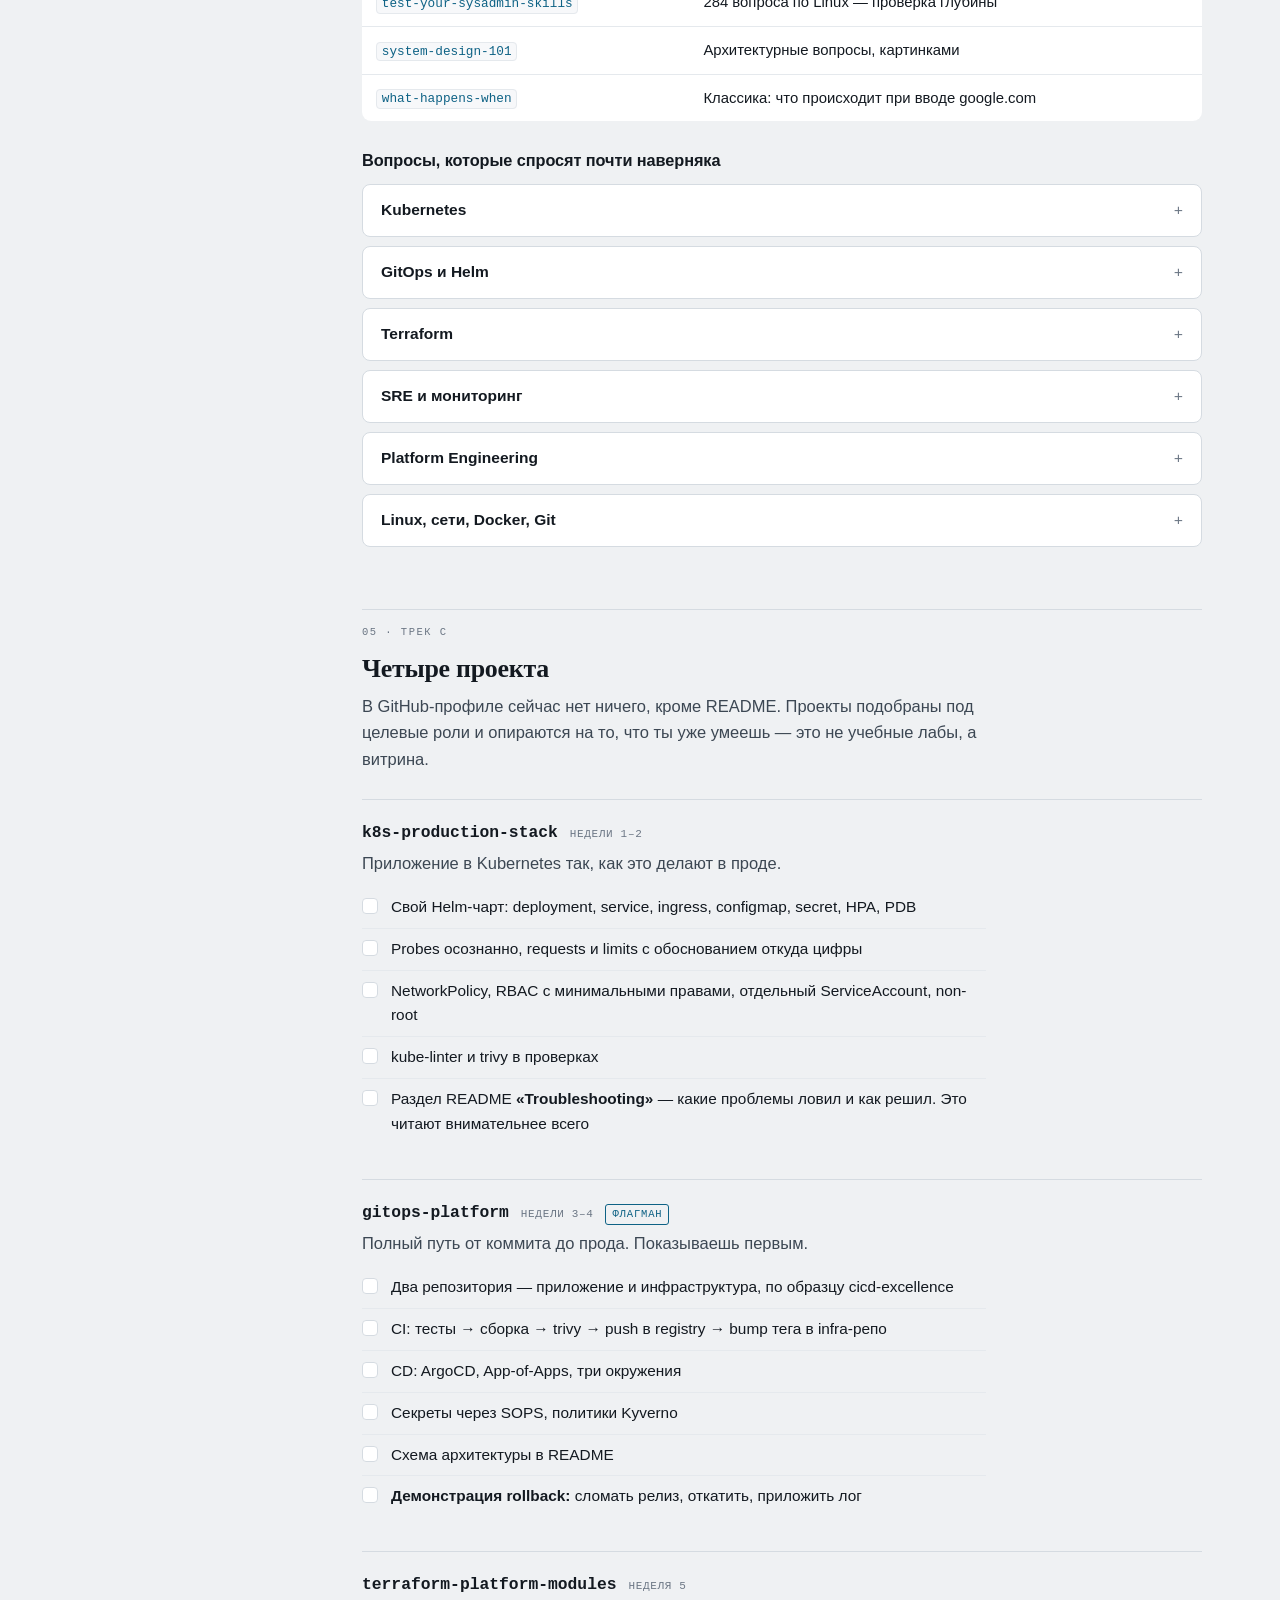
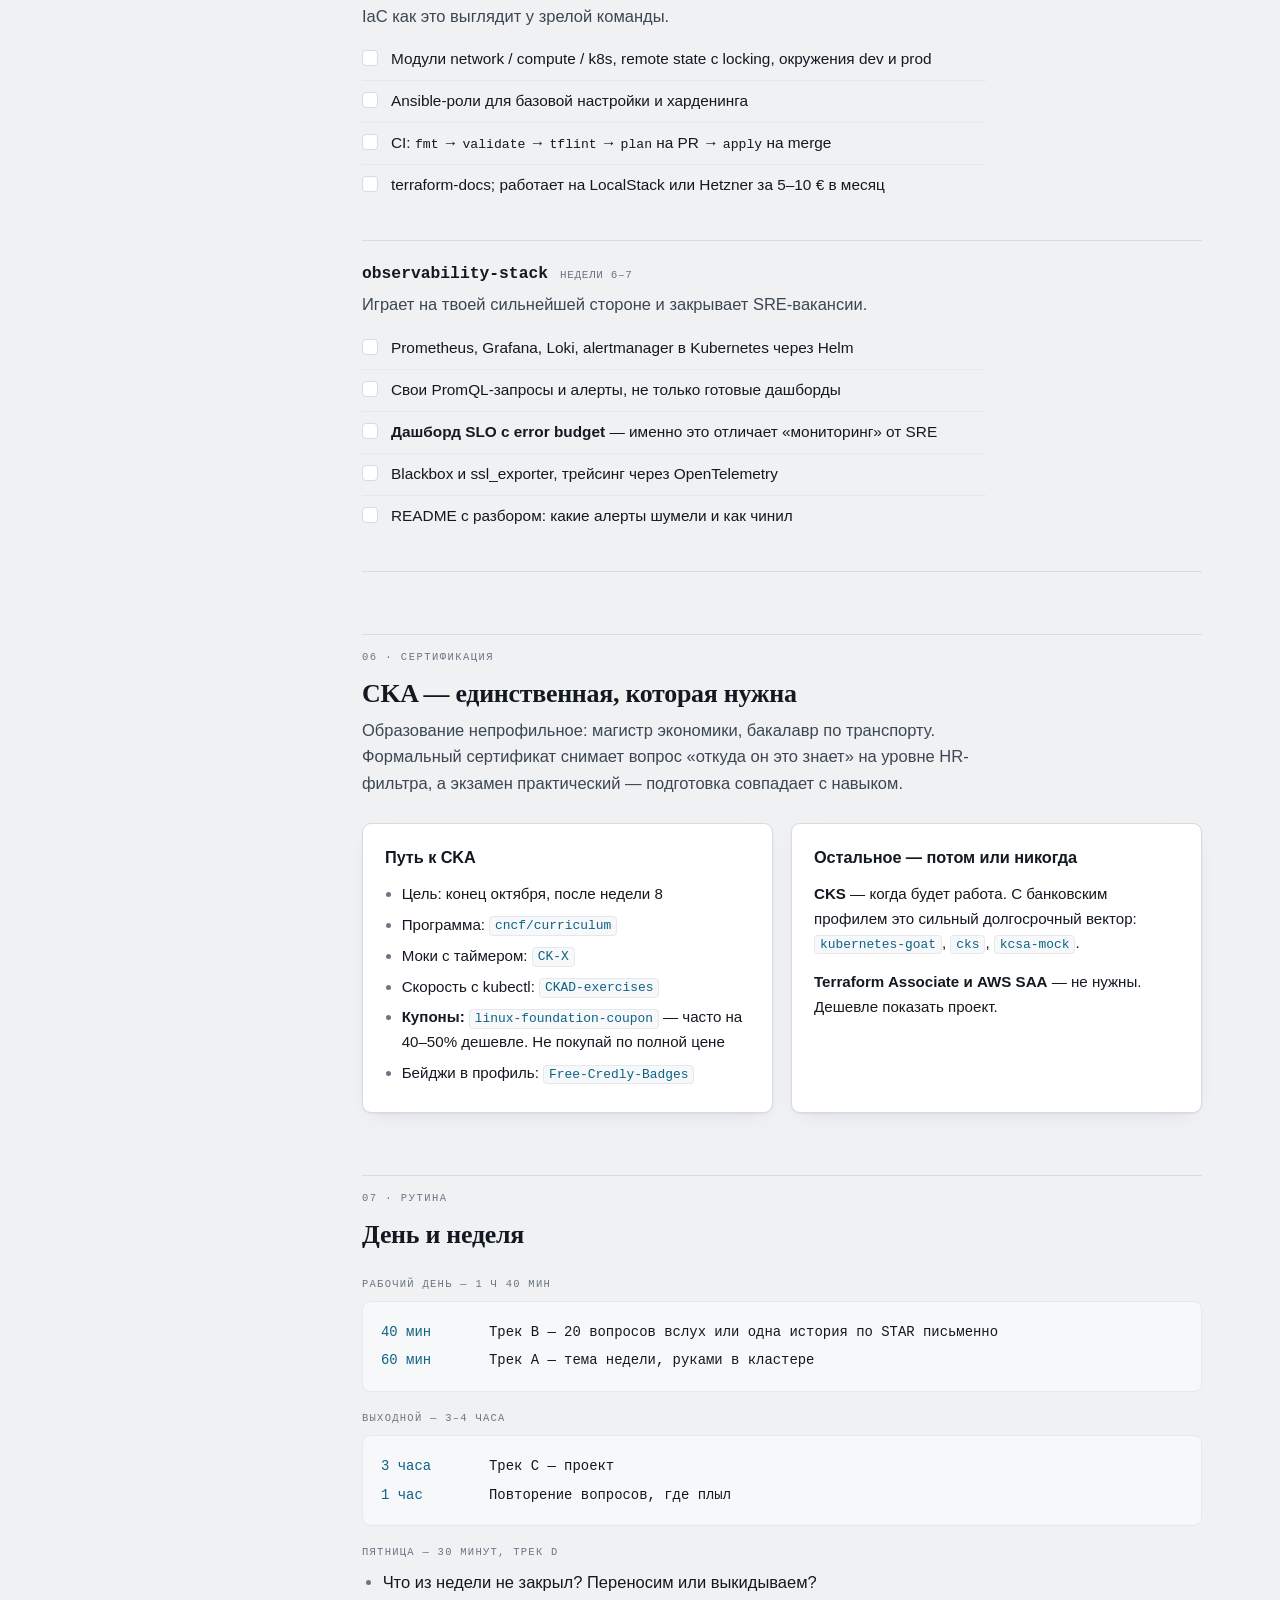
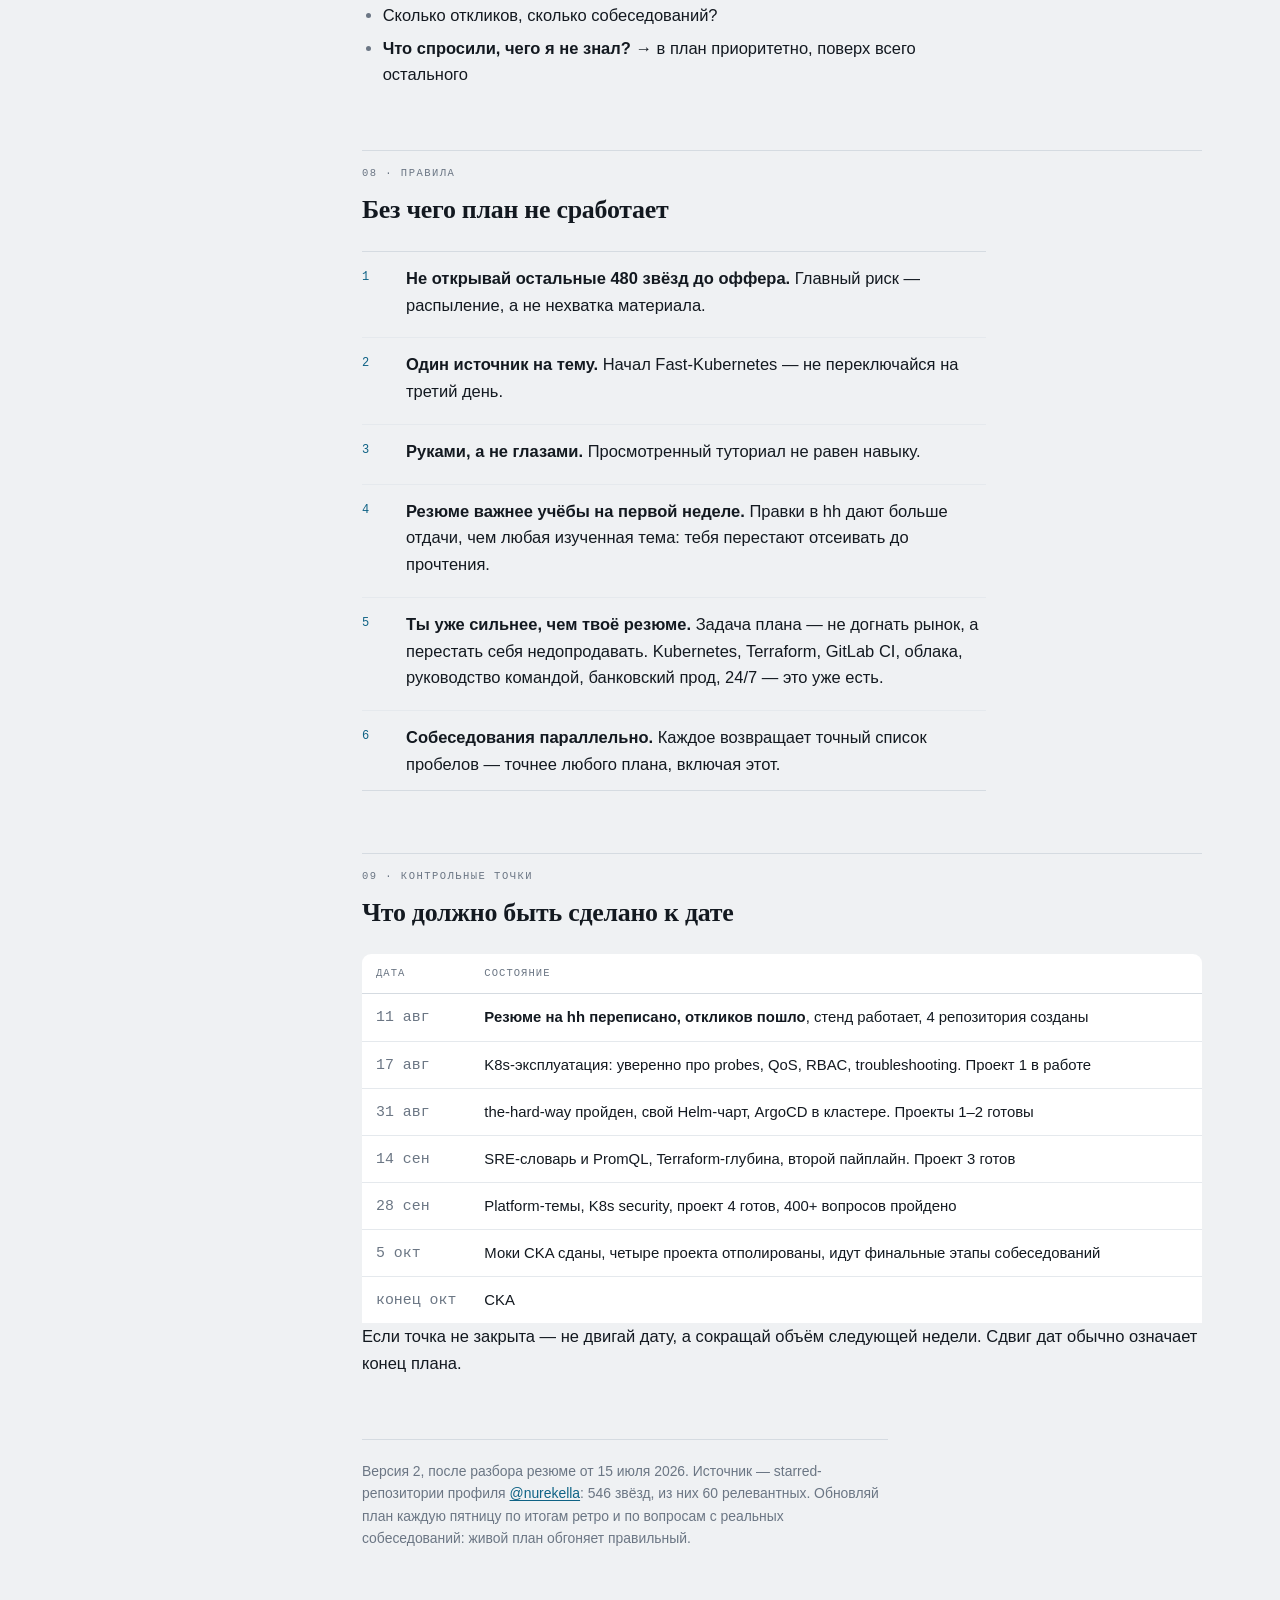
<file: docs/devops-plan.html>
<!doctype html>
<html lang="ru">
<head>
<meta charset="utf-8">
<meta name="viewport" content="width=device-width, initial-scale=1">
<meta name="theme-color" content="#EFF1F3" media="(prefers-color-scheme: light)">
<meta name="theme-color" content="#0F1319" media="(prefers-color-scheme: dark)">
<meta name="description" content="Восьминедельный план подготовки: Kubernetes, GitOps, SRE, Terraform, платформенная инженерия, портфолио и CKA.">
<link rel="manifest" href="manifest.webmanifest">
<script src="theme.js"></script>
<link rel="icon" href="data:image/svg+xml,<svg xmlns='http://www.w3.org/2000/svg' viewBox='0 0 100 100'><text y='.9em' font-size='90'>&#9096;</text></svg>">
<title>План: DevOps / SRE / Platform Engineer — 8 недель</title>

<style>
  :root {
    --bg: #EFF1F3;
    --surface: #FFFFFF;
    --surface-2: #F7F8FA;
    --line: #D5DBE1;
    --line-soft: #E5E9ED;
    --ink: #131920;
    --ink-2: #3C4753;
    --muted: #6B7684;
    --accent: #0E6285;
    --accent-2: #0A4C68;
    --accent-soft: #E2EDF3;
    --crit: #9E2B22;
    --crit-soft: #F6E5E2;
    --good: #1C6B4B;
    --good-soft: #E1F0E8;
    --shadow: 0 1px 2px rgba(19, 25, 32, .05), 0 8px 24px -12px rgba(19, 25, 32, .12);

    --serif: ui-serif, Georgia, "Iowan Old Style", "Times New Roman", serif;
    --sans: -apple-system, BlinkMacSystemFont, "Segoe UI", Roboto, "Helvetica Neue", Arial, sans-serif;
    --mono: ui-monospace, "SF Mono", "Cascadia Mono", Menlo, Consolas, "Liberation Mono", monospace;

    --measure: 68ch;
    --rail: 236px;
  }

  @media (prefers-color-scheme: dark) {
    :root:not([data-theme="light"]) {
      --bg: #0F1319;
      --surface: #161B23;
      --surface-2: #1C232D;
      --line: #2A323D;
      --line-soft: #212932;
      --ink: #E7ECF2;
      --ink-2: #B8C3CF;
      --muted: #8593A2;
      --accent: #6BB8DA;
      --accent-2: #9CD3EA;
      --accent-soft: #16303D;
      --crit: #F0897B;
      --crit-soft: #33201D;
      --good: #6DC59B;
      --good-soft: #162C23;
      --shadow: 0 1px 2px rgba(0, 0, 0, .4), 0 8px 24px -12px rgba(0, 0, 0, .6);
    }
  }

  :root[data-theme="dark"] {
    --bg: #0F1319;
    --surface: #161B23;
    --surface-2: #1C232D;
    --line: #2A323D;
    --line-soft: #212932;
    --ink: #E7ECF2;
    --ink-2: #B8C3CF;
    --muted: #8593A2;
    --accent: #6BB8DA;
    --accent-2: #9CD3EA;
    --accent-soft: #16303D;
    --crit: #F0897B;
    --crit-soft: #33201D;
    --good: #6DC59B;
    --good-soft: #162C23;
    --shadow: 0 1px 2px rgba(0, 0, 0, .4), 0 8px 24px -12px rgba(0, 0, 0, .6);
  }

  * { box-sizing: border-box; }

  body {
    margin: 0;
    background: var(--bg);
    color: var(--ink);
    font-family: var(--sans);
    font-size: 16.5px;
    line-height: 1.62;
    -webkit-font-smoothing: antialiased;
  }

  a { color: var(--accent); text-decoration-thickness: 1px; text-underline-offset: 2px; }
  a:hover { color: var(--accent-2); }
  :focus-visible { outline: 2px solid var(--accent); outline-offset: 2px; border-radius: 2px; }

  .shell {
    display: grid;
    grid-template-columns: var(--rail) minmax(0, 1fr);
    gap: 48px;
    max-width: 1180px;
    margin: 0 auto;
    padding: 0 28px 96px;
    align-items: start;
  }

  .rail { position: sticky; top: 0; padding: 40px 0; max-height: 100vh; overflow-y: auto; }
  .rail-title {
    font-family: var(--mono); font-size: 10.5px; letter-spacing: .13em;
    text-transform: uppercase; color: var(--muted); margin: 0 0 12px;
  }
  .rail nav { display: flex; flex-direction: column; gap: 1px; }
  .rail a {
    display: flex; align-items: baseline; gap: 9px;
    padding: 5px 9px; border-radius: 5px;
    color: var(--ink-2); text-decoration: none; font-size: 14px; line-height: 1.35;
  }
  .rail a:hover { background: var(--surface); color: var(--ink); }
  .rail a .n {
    font-family: var(--mono); font-size: 11px; color: var(--muted);
    font-variant-numeric: tabular-nums; min-width: 1.4em;
  }
  .rail hr { border: 0; border-top: 1px solid var(--line-soft); margin: 11px 9px; }

  .main { padding: 40px 0 0; min-width: 0; }

  .masthead { border-bottom: 2px solid var(--ink); padding-bottom: 26px; margin-bottom: 34px; }
  .eyebrow {
    font-family: var(--mono); font-size: 11px; letter-spacing: .15em;
    text-transform: uppercase; color: var(--accent); margin: 0 0 16px;
  }
  h1 {
    font-family: var(--serif);
    font-size: clamp(2.05rem, 4.4vw, 3.05rem);
    line-height: 1.08; letter-spacing: -.015em; font-weight: 600;
    margin: 0 0 18px; text-wrap: balance; max-width: 28ch;
  }
  .lede { font-size: 1.06rem; color: var(--ink-2); max-width: var(--measure); margin: 0 0 24px; }
  .meta { display: flex; flex-wrap: wrap; gap: 8px 26px; font-family: var(--mono); font-size: 12px; color: var(--muted); }
  .meta b { color: var(--ink); font-weight: 600; }

  section { margin: 0 0 62px; scroll-margin-top: 24px; }
  h2 {
    font-family: var(--serif); font-size: 1.62rem; line-height: 1.2;
    font-weight: 600; letter-spacing: -.01em; margin: 0 0 6px; text-wrap: balance;
  }
  .sect-head { border-top: 1px solid var(--line); padding-top: 14px; margin-bottom: 26px; }
  .sect-head .kicker {
    font-family: var(--mono); font-size: 10.5px; letter-spacing: .14em;
    text-transform: uppercase; color: var(--muted); margin: 0 0 12px;
  }
  .sect-head p { margin: 8px 0 0; color: var(--ink-2); max-width: var(--measure); }

  h3 { font-family: var(--sans); font-size: 1.02rem; font-weight: 650; margin: 0 0 10px; letter-spacing: -.005em; }

  p { max-width: var(--measure); }
  p, ul, ol { margin: 0 0 14px; }
  ul, ol { padding-left: 1.25em; max-width: var(--measure); }
  li { margin-bottom: 6px; }
  li::marker { color: var(--muted); }
  strong { font-weight: 650; }

  code, .repo { font-family: var(--mono); font-size: .855em; }
  .repo {
    background: var(--surface-2); border: 1px solid var(--line-soft); border-radius: 4px;
    padding: .1em .38em; text-decoration: none; color: var(--accent); white-space: nowrap;
  }
  .repo:hover { border-color: var(--accent); background: var(--accent-soft); }

  .cols { display: grid; gap: 18px; grid-template-columns: repeat(auto-fit, minmax(268px, 1fr)); }
  .card {
    background: var(--surface); border: 1px solid var(--line); border-radius: 9px;
    padding: 20px 22px; box-shadow: var(--shadow);
  }
  .card h3 { margin-bottom: 12px; }
  .card > :last-child { margin-bottom: 0; }
  .card ul { padding-left: 1.1em; }
  .card p, .card ul { max-width: none; }
  .tight { font-size: .945rem; }

  .scroller { overflow-x: auto; margin: 0 0 16px; border-radius: 9px; }
  table { border-collapse: collapse; width: 100%; font-size: .93rem; background: var(--surface); }
  caption { caption-side: bottom; text-align: left; color: var(--muted); font-size: .84rem; padding-top: 10px; }
  th, td { text-align: left; padding: 11px 14px; border-bottom: 1px solid var(--line-soft); vertical-align: top; }
  thead th {
    font-family: var(--mono); font-size: 10.5px; letter-spacing: .1em;
    text-transform: uppercase; color: var(--muted); font-weight: 500;
    border-bottom: 1px solid var(--line); white-space: nowrap;
  }
  tbody tr:last-child td { border-bottom: 0; }
  td.num { font-family: var(--mono); font-variant-numeric: tabular-nums; color: var(--muted); width: 1px; white-space: nowrap; }
  td.skill { font-weight: 600; }

  .sev {
    display: inline-block; font-family: var(--mono); font-size: 10.5px;
    letter-spacing: .06em; text-transform: uppercase; padding: 2px 7px;
    border-radius: 3px; white-space: nowrap; border: 1px solid transparent;
  }
  .sev.block { background: var(--crit-soft); color: var(--crit); border-color: var(--crit); font-weight: 700; }
  .sev.high { background: var(--accent-soft); color: var(--accent); border-color: var(--accent); }
  .sev.mid { background: var(--surface-2); color: var(--muted); border-color: var(--line); }
  .sev.ok { background: var(--good-soft); color: var(--good); border-color: var(--good); }

  .track {
    display: grid; grid-template-columns: 104px minmax(0, 1fr); gap: 20px;
    padding: 16px 0; border-top: 1px solid var(--line-soft); align-items: baseline;
  }
  .track:first-of-type { border-top: 1px solid var(--line); }
  .track:last-of-type { border-bottom: 1px solid var(--line); }
  .track .letter { font-family: var(--serif); font-size: 2.1rem; line-height: 1; color: var(--accent); font-weight: 600; }
  .track .letter span {
    display: block; font-family: var(--mono); font-size: 10.5px; letter-spacing: .1em;
    color: var(--muted); margin-top: 6px; text-transform: uppercase;
  }
  .track p { margin: 0; }
  .track h3 { margin-bottom: 4px; }

  .week {
    display: grid; grid-template-columns: 78px minmax(0, 1fr); gap: 22px;
    padding: 24px 0; border-top: 1px solid var(--line);
  }
  .week:last-of-type { border-bottom: 1px solid var(--line); }
  .week-num {
    font-family: var(--mono); font-size: 2.15rem; line-height: .95;
    font-variant-numeric: tabular-nums; color: var(--accent); letter-spacing: -.03em;
  }
  .week-num .dates {
    display: block; font-size: 10.5px; letter-spacing: .04em; color: var(--muted);
    margin-top: 8px; line-height: 1.35; text-transform: uppercase;
  }
  .week-body { min-width: 0; }
  .week-body h3 { font-size: 1.14rem; margin-bottom: 4px; }
  .week-body h3 .flag {
    color: var(--crit); font-family: var(--mono); font-size: 11px; letter-spacing: .06em;
    text-transform: uppercase; margin-left: 8px; white-space: nowrap;
  }
  .week-goal { color: var(--muted); font-size: .93rem; margin: 0 0 14px; }
  .week-body > :last-child { margin-bottom: 0; }

  .sub {
    font-family: var(--mono); font-size: 10.5px; letter-spacing: .12em;
    text-transform: uppercase; color: var(--muted); margin: 18px 0 8px;
  }

  .check { list-style: none; padding: 0; margin: 0 0 14px; max-width: var(--measure); }
  .check li { margin: 0; border-bottom: 1px solid var(--line-soft); }
  .check li:last-child { border-bottom: 0; }
  .check label {
    display: grid; grid-template-columns: 18px minmax(0, 1fr); gap: 11px;
    align-items: start; padding: 8px 0; cursor: pointer; font-size: .96rem;
  }
  .check input {
    appearance: none; -webkit-appearance: none; width: 16px; height: 16px;
    margin: 3px 0 0; border: 1.5px solid var(--line); border-radius: 4px;
    background: var(--surface); cursor: pointer; position: relative; flex: none;
  }
  .check input:hover { border-color: var(--accent); }
  .check input:checked { background: var(--accent); border-color: var(--accent); }
  .check input:checked::after {
    content: ""; position: absolute; left: 4.5px; top: 1.5px;
    width: 4px; height: 8px; border: solid var(--surface);
    border-width: 0 1.8px 1.8px 0; transform: rotate(45deg);
  }
  .check input:checked ~ .txt { color: var(--muted); text-decoration: line-through; text-decoration-color: var(--line); }
  .txt { min-width: 0; }

  .progress {
    display: flex; align-items: center; gap: 14px;
    background: var(--surface); border: 1px solid var(--line); border-radius: 9px;
    padding: 13px 18px; margin: 0 0 30px; box-shadow: var(--shadow);
  }
  .progress .bar { flex: 1; height: 5px; background: var(--line-soft); border-radius: 3px; overflow: hidden; }
  .progress .fill { height: 100%; width: 0; background: var(--accent); border-radius: 3px; transition: width .28s ease; }
  .progress .count { font-family: var(--mono); font-size: 12.5px; font-variant-numeric: tabular-nums; color: var(--ink-2); white-space: nowrap; }
  .progress .lbl { font-family: var(--mono); font-size: 10.5px; letter-spacing: .12em; text-transform: uppercase; color: var(--muted); white-space: nowrap; }
  .progress button {
    font-family: var(--mono); font-size: 11px; letter-spacing: .04em;
    background: none; border: 1px solid var(--line); color: var(--muted);
    padding: 4px 9px; border-radius: 5px; cursor: pointer;
  }
  .progress button:hover { border-color: var(--accent); color: var(--accent); }

  .note {
    border-left: 2px solid var(--accent); background: var(--accent-soft);
    padding: 14px 18px; border-radius: 0 7px 7px 0; margin: 0 0 18px;
    font-size: .96rem; max-width: var(--measure);
  }
  .note > :last-child { margin-bottom: 0; }
  .note.warn { border-left-color: var(--crit); background: var(--crit-soft); }
  .note.good { border-left-color: var(--good); background: var(--good-soft); }
  .note .tag {
    font-family: var(--mono); font-size: 10.5px; letter-spacing: .12em;
    text-transform: uppercase; color: var(--accent); display: block; margin-bottom: 6px;
  }
  .note.warn .tag { color: var(--crit); }
  .note.good .tag { color: var(--good); }

  details {
    background: var(--surface); border: 1px solid var(--line);
    border-radius: 8px; margin-bottom: 9px; overflow: hidden;
  }
  details[open] { box-shadow: var(--shadow); }
  summary {
    cursor: pointer; padding: 12px 18px; font-weight: 620; font-size: .97rem;
    display: flex; justify-content: space-between; gap: 14px; align-items: baseline; list-style: none;
  }
  summary::-webkit-details-marker { display: none; }
  summary::after { content: "+"; font-family: var(--mono); color: var(--muted); font-weight: 400; flex: none; }
  details[open] summary::after { content: "–"; }
  details[open] summary { border-bottom: 1px solid var(--line-soft); }
  summary:hover { color: var(--accent); }
  .q-body { padding: 14px 18px 16px; }
  .q-body ul { margin: 0; padding-left: 1.15em; max-width: none; font-size: .95rem; }
  .q-body li { margin-bottom: 8px; }
  .q-body p { max-width: none; }

  .proj { border-top: 1px solid var(--line); padding: 20px 0; }
  .proj:last-of-type { border-bottom: 1px solid var(--line); }
  .proj-head { display: flex; flex-wrap: wrap; align-items: baseline; gap: 6px 12px; margin-bottom: 4px; }
  .proj-head .name { font-family: var(--mono); font-size: 1.02rem; font-weight: 600; color: var(--ink); }
  .proj-head .when { font-family: var(--mono); font-size: 11px; letter-spacing: .06em; text-transform: uppercase; color: var(--muted); }
  .proj-head .star {
    font-family: var(--mono); font-size: 10.5px; letter-spacing: .08em; text-transform: uppercase;
    color: var(--accent); border: 1px solid var(--accent); border-radius: 3px; padding: 1px 6px;
  }
  .proj > p:first-of-type { color: var(--ink-2); margin-bottom: 10px; }

  .rules { list-style: none; padding: 0; counter-reset: r; max-width: var(--measure); }
  .rules li {
    counter-increment: r; display: grid; grid-template-columns: 30px minmax(0, 1fr);
    gap: 14px; padding: 13px 0; border-top: 1px solid var(--line-soft);
  }
  .rules li:first-child { border-top: 1px solid var(--line); }
  .rules li:last-child { border-bottom: 1px solid var(--line); }
  .rules li::before {
    content: counter(r); font-family: var(--mono); font-size: 12px;
    color: var(--accent); font-variant-numeric: tabular-nums; padding-top: 3px;
  }

  .routine {
    font-family: var(--mono); font-size: .87rem; background: var(--surface-2);
    border: 1px solid var(--line-soft); border-radius: 8px; padding: 16px 18px; margin: 0 0 16px;
  }
  .routine div { display: grid; grid-template-columns: 96px minmax(0, 1fr); gap: 12px; padding: 3px 0; }
  .routine .t { color: var(--accent); font-variant-numeric: tabular-nums; }

  .star-list { list-style: none; padding: 0; counter-reset: s; max-width: var(--measure); }
  .star-list li {
    counter-increment: s; display: grid; grid-template-columns: 26px minmax(0, 1fr);
    gap: 13px; padding: 10px 0; border-top: 1px solid var(--line-soft); font-size: .96rem;
  }
  .star-list li:first-child { border-top: 0; }
  .star-list li::before {
    content: counter(s); font-family: var(--mono); font-size: 11.5px; color: var(--muted);
    font-variant-numeric: tabular-nums; padding-top: 4px;
  }

  footer { border-top: 1px solid var(--line); padding-top: 20px; color: var(--muted); font-size: .87rem; max-width: var(--measure); }

  @media (max-width: 880px) {
    .shell { grid-template-columns: minmax(0, 1fr); gap: 0; padding: 0 20px 72px; }
    .rail { position: static; max-height: none; padding: 26px 0 0; border-bottom: 1px solid var(--line); margin-bottom: 4px; }
    .rail nav { flex-direction: row; overflow-x: auto; gap: 4px; padding-bottom: 14px; }
    .rail a { white-space: nowrap; background: var(--surface); border: 1px solid var(--line-soft); }
    .rail a .n { display: none; }
    .rail hr { display: none; }
    .main { padding-top: 30px; }
    .week { grid-template-columns: minmax(0, 1fr); gap: 12px; }
    .week-num { font-size: 1.5rem; display: flex; align-items: baseline; gap: 14px; }
    .week-num .dates { margin-top: 0; }
    .track { grid-template-columns: minmax(0, 1fr); gap: 8px; }
    .track .letter { font-size: 1.5rem; }
    .track .letter span { display: inline; margin-left: 10px; }
  }

  @media (prefers-reduced-motion: reduce) {
    * { transition: none !important; scroll-behavior: auto !important; }
  }
</style>

<style>
.sitenav{border-bottom:1px solid var(--line);background:var(--bg)}
.sitenav-in{max-width:1180px;margin:0 auto;padding:12px 28px;display:flex;align-items:center;
  gap:6px 18px;flex-wrap:wrap;font-family:var(--mono);font-size:12px}
.sitenav .sbrand{margin-right:auto;color:var(--ink);text-decoration:none;letter-spacing:.04em}
.sitenav .sbrand b{color:var(--accent)}
.sitenav a{color:var(--muted);text-decoration:none;padding:4px 8px;border-radius:6px;letter-spacing:.04em}
.sitenav a:hover{background:var(--surface);color:var(--accent)}
.sitenav a[aria-current="page"]{background:var(--surface);color:var(--ink);border:1px solid var(--line)}
.rail{top:0!important}
@media (max-width:880px){.sitenav-in{padding:10px 18px}}
</style>
</head>
<body>
<nav class="sitenav"><div class="sitenav-in">
<a class="sbrand" href="index.html">nurekella<b>/</b>devops</a>
<a href="index.html">главная</a><a href="resume.html">резюме</a>
<a href="qa-trainer.html">тренажёр</a><a href="course.html">курсы</a><a href="jobs.html">вакансии</a><a href="roadmap.html">roadmap</a><a href="resources.html">материалы</a><a href="repos.html">репозитории</a><a href="checklist.html">чеклист</a><a href="devops-plan.html" aria-current="page">план</a>
<a href="diary.html">дневник</a><a href="cv-review.html">разбор резюме</a><a href="https://github.com/nurekella">github</a>
</div></nav>
<div class="shell">

  <aside class="rail">
    <p class="rail-title">Содержание</p>
    <nav>
      <a href="#diag"><span class="n">01</span>Диагностика</a>
      <a href="#strat"><span class="n">02</span>Стратегия</a>
      <a href="#w0"><span class="n">03</span>Неделя 0</a>
      <hr>
      <a href="#w1"><span class="n">1</span>K8s: эксплуатация</a>
      <a href="#w2"><span class="n">2</span>K8s: внутри + Helm</a>
      <a href="#w3"><span class="n">3</span>GitOps</a>
      <a href="#w4"><span class="n">4</span>SRE + PromQL</a>
      <a href="#w5"><span class="n">5</span>Terraform + CI/CD</a>
      <a href="#w6"><span class="n">6</span>Platform Eng</a>
      <a href="#w7"><span class="n">7</span>Security</a>
      <a href="#w8"><span class="n">8</span>CKA + собесы</a>
      <hr>
      <a href="#articulation"><span class="n">04</span>Артикуляция</a>
      <a href="#portfolio"><span class="n">05</span>Портфолио</a>
      <a href="#cert"><span class="n">06</span>Сертификация</a>
      <a href="#routine"><span class="n">07</span>Рутина</a>
      <a href="#rules"><span class="n">08</span>Правила</a>
      <a href="#checkpoints"><span class="n">09</span>Точки</a>
    </nav>
  </aside>

  <main class="main">

    <header class="masthead">
      <p class="eyebrow">Версия 2 · после разбора резюме</p>
      <h1>Ты уже сильнее, чем твоё резюме</h1>
      <p class="lede">Восемь недель до оффера на позиции DevOps, SRE или Platform Engineer. План построен на анализе 546 starred-репозиториев и актуального резюме от 15 июля 2026. Задача — не догнать рынок, а перестать себя недопродавать.</p>
      <div class="meta">
        <span><b>11 августа — 5 октября 2026</b></span>
        <span>Нагрузка <b>≈17 ч/нед</b></span>
        <span>Цель <b>DevOps · SRE · Platform</b></span>
        <span>CKA <b>конец октября</b></span>
      </div>
    </header>

    <div class="note warn">
      <span class="tag">Что изменилось от версии 1</span>
      <p>Первая версия строилась на README репозитория, где текущим местом работы указан Kaspi Bank. Резюме показало другое: <strong>Kubernetes, Terraform, Ansible, GitLab CI, Yandex Cloud и Proxmox уже в работе</strong>, плюс два года руководства управлением IT-инфраструктуры в банке. Диагноз «нет Kubernetes, нет Terraform — блокеры» был неверен и снят. План переписан: меньше основ, больше глубины, портфолио и умения об этом говорить.</p>
    </div>

    <!-- ══════════ 01 ДИАГНОСТИКА ══════════ -->
    <section id="diag">
      <div class="sect-head">
        <p class="kicker">01 · Диагностика</p>
        <h2>Где ты на самом деле</h2>
        <p>Профиль middle+ / senior инфраструктурного инженера с банковским продакшном. Изучать с нуля почти нечего — мешает другое.</p>
      </div>

      <div class="scroller">
        <table>
          <thead><tr><th>Направление</th><th>Где и сколько</th></tr></thead>
          <tbody>
            <tr><td class="skill">Kubernetes</td><td>Alif Islamic Bank — развёртывание и настройка кластеров</td></tr>
            <tr><td class="skill">Terraform</td><td>Alif — провижининг серверов</td></tr>
            <tr><td class="skill">Ansible</td><td>Alif, Товарная биржа Alan — конфигурация и обновления</td></tr>
            <tr><td class="skill">GitLab CI</td><td>Alif — пайплайны CI/CD</td></tr>
            <tr><td class="skill">Облака</td><td>Yandex Cloud, PrimeCloud, PS Cloud, on-premise Proxmox</td></tr>
            <tr><td class="skill">Мониторинг и логи</td><td>Prometheus, Grafana, Zabbix, Loki, Graylog, Wazuh, ELK — четыре места работы</td></tr>
            <tr><td class="skill">Базы</td><td>PostgreSQL, MS SQL Server</td></tr>
            <tr><td class="skill">Сети и доступы</td><td>FortiGate и VDOM, WireGuard, FreeIPA как LDAP, Cisco</td></tr>
            <tr><td class="skill">Виртуализация</td><td>Proxmox, VMware ESXi, Hyper-V</td></tr>
            <tr><td class="skill">Руководство</td><td>2 года — руководитель управления IT-инфраструктуры и операций</td></tr>
            <tr><td class="skill">Отрасль</td><td>8 лет из 10 в финансовом секторе, доступность 24/7</td></tr>
            <tr><td class="skill">Языки</td><td>Казахский родной, русский C2, английский B2</td></tr>
          </tbody>
        </table>
      </div>

      <h3 style="margin-top: 28px;">Что реально мешает</h3>
      <div class="scroller">
        <table>
          <thead><tr><th>№</th><th>Проблема</th><th>Суть</th><th>Приоритет</th></tr></thead>
          <tbody>
            <tr><td class="num">1</td><td class="skill">Позиционирование в резюме</td><td>Желаемая должность «Системный инженер». Kubernetes отсутствует в тегах навыков. Terraform и K8s — однострочниками. По запросу «DevOps» тебя не находят.</td><td><span class="sev block">главный рычаг</span></td></tr>
            <tr><td class="num">2</td><td class="skill">Портфолио</td><td>В GitHub только README с устаревшим резюме. Показать Kubernetes и IaC вне слов нечем.</td><td><span class="sev block">высокий</span></td></tr>
            <tr><td class="num">3</td><td class="skill">Артикуляция</td><td>Делаешь больше, чем можешь внятно рассказать. «Настроил кластер» вместо истории с масштабом и результатом.</td><td><span class="sev block">высокий</span></td></tr>
            <tr><td class="num">4</td><td class="skill">K8s: эксплуатация</td><td>Кластер поднять умеешь. Спрашивают про probes, QoS, RBAC, scheduling, разбор CrashLoopBackOff и Pending.</td><td><span class="sev high">высокий</span></td></tr>
            <tr><td class="num">5</td><td class="skill">Helm и GitOps</td><td>Ни Helm, ни ArgoCD в резюме нет. Спрашивают сразу после базового Kubernetes.</td><td><span class="sev high">высокий</span></td></tr>
            <tr><td class="num">6</td><td class="skill">SRE-словарь</td><td>Практика есть — дежурства 24/7, инциденты. Терминов нет: SLI, SLO, error budget, toil.</td><td><span class="sev mid">быстро</span></td></tr>
            <tr><td class="num">7</td><td class="skill">PromQL</td><td>Prometheus давно, но запрос на собеседовании пишут с нуля.</td><td><span class="sev mid">средний</span></td></tr>
            <tr><td class="num">8</td><td class="skill">Terraform: state</td><td>Провижинить умеешь. Спрашивают про state в команде, locking, модули, plan в CI, дрейф.</td><td><span class="sev mid">средний</span></td></tr>
            <tr><td class="num">9</td><td class="skill">Platform Engineering</td><td>Целевая роль. Фактически строишь платформу, но не говоришь на этом языке: self-service, DX, Backstage.</td><td><span class="sev mid">средний</span></td></tr>
            <tr><td class="num">10</td><td class="skill">CKA</td><td>Образование непрофильное. Сертификат снимает вопрос «откуда он это знает» на HR-фильтре.</td><td><span class="sev mid">к концу окт</span></td></tr>
          </tbody>
        </table>
      </div>

      <div class="note warn">
        <span class="tag">Проблема со звёздами</span>
        <p>546 звёзд — склад, а не план. Около 70% — self-hosted приложения, файловые менеджеры, PDF-инструменты, iOS-твики. Релевантных примерно 60. Главный риск плана — <strong>распыление</strong>, а не нехватка материала. Остальные 480 не открывать до оффера.</p>
      </div>
    </section>

    <!-- ══════════ 02 СТРАТЕГИЯ ══════════ -->
    <section id="strat">
      <div class="sect-head">
        <p class="kicker">02 · Стратегия</p>
        <h2>Четыре трека</h2>
        <p>Веса изменены относительно версии 1: базы учить почти не надо, поэтому практики меньше, а артикуляции и портфолио больше. Бюджет ≈17 часов в неделю, ≈135 за восемь недель.</p>
      </div>

      <div class="track">
        <div class="letter">A<span>60 мин/день</span></div>
        <div><h3>Практика</h3><p>Глубина там, где спрашивают. Не основы — их ты знаешь.</p></div>
      </div>
      <div class="track">
        <div class="letter">B<span>40 мин/день</span></div>
        <div><h3>Артикуляция</h3><p>Вопросы вслух плюс истории по STAR из своего опыта. Главный недооценённый трек.</p></div>
      </div>
      <div class="track">
        <div class="letter">C<span>3–4 ч/выходной</span></div>
        <div><h3>Портфолио</h3><p>Четыре проекта. Единственный способ показать навык до звонка.</p></div>
      </div>
      <div class="track">
        <div class="letter">D<span>30 мин/пятница</span></div>
        <div><h3>Поиск</h3><p>Отклики, письма, ретро по вопросам с собеседований.</p></div>
      </div>

      <div class="note" style="margin-top: 24px;">
        <span class="tag">Правило одного источника</span>
        <p>На тему — один основной материал. Остальное только справочник, когда застрял. Начал Fast-Kubernetes — не переключайся на третий день.</p>
      </div>
    </section>

    <!-- ══════════ 03 НЕДЕЛЯ 0 ══════════ -->
    <section id="w0">
      <div class="sect-head">
        <p class="kicker">03 · Неделя 0 — до 11 августа</p>
        <h2>Резюме, стенд, первые отклики</h2>
        <p>Самая высокая отдача на вложенное время во всём плане — здесь. Правки в hh дают больше, чем любая изученная тема: тебя перестают отсеивать до прочтения.</p>
      </div>

      <p class="sub">Резюме на hh — 20 минут</p>
      <ul class="check">
        <li><label><input type="checkbox" data-k="r-1"><span class="txt">Желаемая должность → <strong>DevOps Engineer</strong>; специализации → DevOps-инженер / SRE / Системный инженер</span></label></li>
        <li><label><input type="checkbox" data-k="r-2"><span class="txt"><strong>Kubernetes в теги навыков</strong> — сейчас его там нет — и переписать блок навыков целиком</span></label></li>
        <li><label><input type="checkbox" data-k="r-3"><span class="txt">Указать зарплату</span></label></li>
        <li><label><input type="checkbox" data-k="r-4"><span class="txt">Формат работы → в офисе, гибрид, удалённо</span></label></li>
      </ul>

      <p class="sub">Резюме — на этой неделе</p>
      <ul class="check">
        <li><label><input type="checkbox" data-k="r-5"><span class="txt">Пометки о совмещении: B2M, Alan, Improvado, Ниет — «частичная занятость, совмещение»</span></label></li>
        <li><label><input type="checkbox" data-k="r-6"><span class="txt">Переписать блок Alif Bank: IaC, Kubernetes и CI/CD первыми пунктами, со цифрами</span></label></li>
        <li><label><input type="checkbox" data-k="r-7"><span class="txt">Раскрыть Improvado, сократить блоки 2015–2020, убрать картриджи и обжим кабеля</span></label></li>
        <li><label><input type="checkbox" data-k="r-8"><span class="txt">Обновить README репозитория — он показывает Kaspi Bank как текущее место четвёртый год</span></label></li>
      </ul>

      <p class="sub">Стенд</p>
      <ul class="check">
        <li><label><input type="checkbox" data-k="s-1"><span class="txt">Кластер: <a class="repo" href="https://github.com/k3d-io/k3d">k3d</a> локально или <a class="repo" href="https://github.com/k3s-io/k3s">k3s</a> на VM</span></label></li>
        <li><label><input type="checkbox" data-k="s-2"><span class="txt"><a class="repo" href="https://github.com/derailed/k9s">k9s</a>, <a class="repo" href="https://github.com/ahmetb/kubectx">kubectx</a>, <a class="repo" href="https://github.com/nicolaka/netshoot">netshoot</a>, <a class="repo" href="https://github.com/swade1987/kubernetes-toolkit">kubernetes-toolkit</a></span></label></li>
        <li><label><input type="checkbox" data-k="s-3"><span class="txt">helm, terraform или <a class="repo" href="https://github.com/opentofu/opentofu">opentofu</a>, argocd CLI</span></label></li>
      </ul>

      <p class="sub">Поиск</p>
      <ul class="check">
        <li><label><input type="checkbox" data-k="s-4"><span class="txt">4 пустых публичных репозитория под проекты</span></label></li>
        <li><label><input type="checkbox" data-k="s-5"><span class="txt"><strong>Начать откликаться.</strong> 5–10 вакансий в неделю с этого момента, не «когда буду готов»</span></label></li>
      </ul>
    </section>

    <!-- ══════════ НЕДЕЛИ ══════════ -->
    <section id="weeks">
      <div class="sect-head">
        <p class="kicker">Трек A · Практика</p>
        <h2>Восемь недель</h2>
        <p>Ни одной недели «с нуля». Каждая берёт то, что ты уже применяешь, и добирает слой, о котором спрашивают на собеседовании.</p>
      </div>

      <div class="progress" id="progress">
        <span class="lbl">Прогресс</span>
        <div class="bar"><div class="fill" id="fill"></div></div>
        <span class="count" id="count">0 / 0</span>
        <button type="button" id="reset">Сбросить</button>
      </div>

      <div class="week" id="w1">
        <div class="week-num">01<span class="dates">11–17 авг</span></div>
        <div class="week-body">
          <h3>Kubernetes: эксплуатация вместо установки</h3>
          <p class="week-goal">Кластер поднять умеешь. Собеседуют по тому, что происходит после.</p>
          <p class="tight">Источник: <a class="repo" href="https://github.com/omerbsezer/Fast-Kubernetes">Fast-Kubernetes</a> — точечно по темам ниже, не подряд. Сверка полноты: <a class="repo" href="https://github.com/techiescamp/kubernetes-learning-path">kubernetes-learning-path</a>.</p>
          <ul class="check">
            <li><label><input type="checkbox" data-k="w1-1"><span class="txt">Probes: liveness / readiness / startup — что сломается, если перепутать</span></label></li>
            <li><label><input type="checkbox" data-k="w1-2"><span class="txt">Resources: requests vs limits, QoS-классы, OOMKilled, кого убьют первым</span></label></li>
            <li><label><input type="checkbox" data-k="w1-3"><span class="txt">RBAC: ServiceAccount, Role, RoleBinding, ClusterRole — минимальные права на практике</span></label></li>
            <li><label><input type="checkbox" data-k="w1-4"><span class="txt">Scheduling: nodeSelector, affinity и anti-affinity, taints и tolerations, topology spread</span></label></li>
            <li><label><input type="checkbox" data-k="w1-5"><span class="txt">Rolling update без простоя: maxSurge, maxUnavailable, PDB</span></label></li>
            <li><label><input type="checkbox" data-k="w1-6"><span class="txt">Deployment vs StatefulSet vs DaemonSet — когда что и почему</span></label></li>
            <li><label><input type="checkbox" data-k="w1-7"><span class="txt">Troubleshooting своими руками: CrashLoopBackOff, ImagePullBackOff, Pending, Evicted</span></label></li>
            <li><label><input type="checkbox" data-k="w1-8"><span class="txt">Практика: <a class="repo" href="https://github.com/Manoj-engineer/k8squest">k8squest</a> — задачи ровно в формате живого собеседования</span></label></li>
            <li><label><input type="checkbox" data-k="w1-9"><span class="txt"><a class="repo" href="https://github.com/robusta-dev/krr">krr</a> и <a class="repo" href="https://github.com/stackrox/kube-linter">kube-linter</a> — готовый ответ на «как вы подбираете limits»</span></label></li>
          </ul>
        </div>
      </div>

      <div class="week" id="w2">
        <div class="week-num">02<span class="dates">18–24 авг</span></div>
        <div class="week-body">
          <h3>Kubernetes: внутренности + Helm</h3>
          <p class="week-goal">Неделя, которая отличает «настроил по гайду» от «понимаю, что происходит».</p>
          <ul class="check">
            <li><label><input type="checkbox" data-k="w2-1"><span class="txt"><a class="repo" href="https://github.com/jamiehannaford/what-happens-when-k8s">what-happens-when-k8s</a> — прочитать полностью и уметь рассказать. Прямой вопрос на собеседовании</span></label></li>
            <li><label><input type="checkbox" data-k="w2-2"><span class="txt"><a class="repo" href="https://github.com/kelseyhightower/kubernetes-the-hard-way">kubernetes-the-hard-way</a> — кластер вручную. Ты ставил кластеры инструментами; это даёт слой под ними. <strong>Не пропускать</strong></span></label></li>
            <li><label><input type="checkbox" data-k="w2-3"><span class="txt">NetworkPolicy на практике; <a class="repo" href="https://github.com/cilium/cilium">cilium</a> — что такое eBPF и зачем, базово</span></label></li>
            <li><label><input type="checkbox" data-k="w2-4"><span class="txt"><strong>Helm:</strong> свой чарт с нуля — values, templates, helpers, зависимости, hooks</span></label></li>
            <li><label><input type="checkbox" data-k="w2-5"><span class="txt"><a class="repo" href="https://github.com/helm/chart-testing">chart-testing</a> для линта, <a class="repo" href="https://github.com/helmfile/helmfile">helmfile</a> для множества релизов</span></label></li>
            <li><label><input type="checkbox" data-k="w2-6"><span class="txt">Диагностика трафика: <a class="repo" href="https://github.com/eldadru/ksniff">ksniff</a>, <a class="repo" href="https://github.com/kubeshark/kubeshark">kubeshark</a>, <a class="repo" href="https://github.com/inspektor-gadget/inspektor-gadget">inspektor-gadget</a></span></label></li>
          </ul>
        </div>
      </div>

      <div class="week" id="w3">
        <div class="week-num">03<span class="dates">25–31 авг</span></div>
        <div class="week-body">
          <h3>GitOps <span class="flag">нет в резюме</span></h3>
          <p class="week-goal">Этого нет вообще, а спрашивают почти всегда после Kubernetes. Стандарт деплоя.</p>
          <ul class="check">
            <li><label><input type="checkbox" data-k="w3-1"><span class="txt">ArgoCD в свой кластер: приложение из Git, App-of-Apps, self-heal, drift, rollback</span></label></li>
            <li><label><input type="checkbox" data-k="w3-2"><span class="txt"><a class="repo" href="https://github.com/cloudogu/gitops-patterns">gitops-patterns</a> — паттерны и антипаттерны процесса, читать обязательно</span></label></li>
            <li><label><input type="checkbox" data-k="w3-3"><span class="txt">Продвижение релизов dev→stage→prod: <a class="repo" href="https://github.com/akuity/kargo">kargo</a>; проверки до кластера: <a class="repo" href="https://github.com/zapier/kubechecks">kubechecks</a></span></label></li>
            <li><label><input type="checkbox" data-k="w3-4"><span class="txt"><strong>Секреты в Git</strong> — обязательный вопрос: SOPS через <a class="repo" href="https://github.com/isindir/sops-secrets-operator">sops-secrets-operator</a>, либо <a class="repo" href="https://github.com/Infisical/infisical">Infisical</a>, либо Vault</span></label></li>
            <li><label><input type="checkbox" data-k="w3-5"><span class="txt">Policy as code: <a class="repo" href="https://github.com/kyverno/kyverno">kyverno</a> + Pod Security Standards</span></label></li>
          </ul>
        </div>
      </div>

      <div class="week" id="w4">
        <div class="week-num">04<span class="dates">1–7 сен</span></div>
        <div class="week-body">
          <h3>Observability и SRE</h3>
          <p class="week-goal">Твоя сильная сторона. Здесь она переводится на язык, которым спрашивают.</p>
          <ul class="check">
            <li><label><input type="checkbox" data-k="w4-1"><span class="txt"><strong>PromQL</strong> — главное за неделю. <a class="repo" href="https://github.com/acend/prometheus-training">prometheus-training</a>: <code>rate</code>, <code>increase</code>, <code>histogram_quantile</code>, агрегации; counter / gauge / histogram / summary</span></label></li>
            <li><label><input type="checkbox" data-k="w4-2"><span class="txt">Алерты из <a class="repo" href="https://github.com/samber/awesome-prometheus-alerts">awesome-prometheus-alerts</a>, дашборды из <a class="repo" href="https://github.com/dotdc/grafana-dashboards-kubernetes">grafana-dashboards-kubernetes</a></span></label></li>
            <li><label><input type="checkbox" data-k="w4-3"><span class="txt">У тебя есть Loki, ELK и Graylog — уметь сравнить и обосновать выбор</span></label></li>
            <li><label><input type="checkbox" data-k="w4-4"><span class="txt">Пробы извне: <a class="repo" href="https://github.com/prometheus/blackbox_exporter">blackbox_exporter</a>, <a class="repo" href="https://github.com/ribbybibby/ssl_exporter">ssl_exporter</a></span></label></li>
            <li><label><input type="checkbox" data-k="w4-5"><span class="txt">Трейсинг базово: OpenTelemetry, поставить <a class="repo" href="https://github.com/SigNoz/signoz">signoz</a> или <a class="repo" href="https://github.com/coroot/coroot">coroot</a></span></label></li>
            <li><label><input type="checkbox" data-k="w4-6"><span class="txt"><strong>SRE-словарь</strong> — <a class="repo" href="https://github.com/dastergon/awesome-sre">awesome-sre</a>: SLI, SLO, error budget, toil, MTTR, blameless postmortem. Два вечера, после которых четыре года дежурств звучат как SRE-опыт, а не «сидел на телефоне»</span></label></li>
          </ul>
        </div>
      </div>

      <div class="week" id="w5">
        <div class="week-num">05<span class="dates">8–14 сен</span></div>
        <div class="week-body">
          <h3>Terraform и CI/CD — глубина</h3>
          <p class="week-goal">Только то, что отличает «применял» от «владею».</p>
          <p class="sub">Terraform</p>
          <ul class="check">
            <li><label><input type="checkbox" data-k="w5-1"><span class="txt"><strong>State:</strong> remote backend, locking, потеря state, <code>import</code>, <code>state mv</code>, дрейф после ручных правок в консоли</span></label></li>
            <li><label><input type="checkbox" data-k="w5-2"><span class="txt">Модули: свой переиспользуемый, версионирование, <a class="repo" href="https://github.com/terraform-docs/terraform-docs">terraform-docs</a></span></label></li>
            <li><label><input type="checkbox" data-k="w5-3"><span class="txt">Окружения: workspaces против отдельных каталогов и почему второе обычно лучше</span></label></li>
            <li><label><input type="checkbox" data-k="w5-4"><span class="txt"><code>plan</code> в CI как процесс review: <a class="repo" href="https://github.com/runatlantis/atlantis">atlantis</a>; best practices — <a class="repo" href="https://github.com/brikis98/terraform-up-and-running">terraform-up-and-running</a></span></label></li>
          </ul>
          <p class="sub">CI/CD — второй пайплайн к твоему GitLab CI</p>
          <ul class="check">
            <li><label><input type="checkbox" data-k="w5-5"><span class="txt">GitHub Actions: <a class="repo" href="https://github.com/nektos/act">act</a> локально, <a class="repo" href="https://github.com/zizmorcore/zizmor">zizmor</a> для безопасности workflow</span></label></li>
            <li><label><input type="checkbox" data-k="w5-6"><span class="txt">Разобрать построчно <a class="repo" href="https://github.com/cicd-excellence/app">cicd-excellence/app</a> + <a class="repo" href="https://github.com/cicd-excellence/infra">infra</a> — шаблон для флагманского проекта</span></label></li>
            <li><label><input type="checkbox" data-k="w5-7"><span class="txt">Self-hosted runners в K8s: <a class="repo" href="https://github.com/actions/actions-runner-controller">actions-runner-controller</a> — сильный пункт в резюме</span></label></li>
            <li><label><input type="checkbox" data-k="w5-8"><span class="txt">GitLab CI глубже: DAG через <code>needs</code>, <code>rules</code>, cache, matrix, шаблоны и <code>include</code>, environments</span></label></li>
          </ul>
        </div>
      </div>

      <div class="week" id="w6">
        <div class="week-num">06<span class="dates">15–21 сен</span></div>
        <div class="week-body">
          <h3>Platform Engineering <span class="flag">целевая роль</span></h3>
          <p class="week-goal">Этого в версии 1 не было вовсе. Здесь твой опыт из Alif читается лучше всего.</p>
          <ul class="check">
            <li><label><input type="checkbox" data-k="w6-1"><span class="txt">Идея платформы: внутренняя платформа как продукт для команд разработки, self-service вместо тикетов, golden path</span></label></li>
            <li><label><input type="checkbox" data-k="w6-2"><span class="txt"><a class="repo" href="https://github.com/backstage/backstage">backstage</a> — поставить, собрать каталог сервисов, шаблон нового сервиса. Де-факто стандарт developer portal</span></label></li>
            <li><label><input type="checkbox" data-k="w6-3"><span class="txt">Абстракции над K8s: <a class="repo" href="https://github.com/score-spec/spec">score</a>, <a class="repo" href="https://github.com/radius-project/radius">radius</a>, <a class="repo" href="https://github.com/cyclops-ui/cyclops">cyclops</a>, <a class="repo" href="https://github.com/kubernetes-sigs/kro">kro</a></span></label></li>
            <li><label><input type="checkbox" data-k="w6-4"><span class="txt">Gateway API: <a class="repo" href="https://github.com/nginx/nginx-gateway-fabric">nginx-gateway-fabric</a>, <a class="repo" href="https://github.com/kgateway-dev/kgateway">kgateway</a>, миграция с ingress-nginx</span></label></li>
            <li><label><input type="checkbox" data-k="w6-5"><span class="txt">Автоскейлинг и эффективность: <a class="repo" href="https://github.com/kedacore/keda">keda</a>, <a class="repo" href="https://github.com/aws/karpenter-provider-aws">karpenter</a>, <a class="repo" href="https://github.com/ctrox/zeropod">zeropod</a></span></label></li>
            <li><label><input type="checkbox" data-k="w6-6"><span class="txt">FinOps — на платформенных вакансиях спрашивают про стоимость: <a class="repo" href="https://github.com/WozzHQ/wozz">wozz</a>, <a class="repo" href="https://github.com/ravikiranvm/aws-finops-dashboard">aws-finops-dashboard</a></span></label></li>
            <li><label><input type="checkbox" data-k="w6-7"><span class="txt"><a class="repo" href="https://github.com/cloudnative-pg/cloudnative-pg">cloudnative-pg</a> — при твоём опыте с PostgreSQL это быстрый и сильный пункт</span></label></li>
          </ul>
        </div>
      </div>

      <div class="week" id="w7">
        <div class="week-num">07<span class="dates">22–28 сен</span></div>
        <div class="week-body">
          <h3>Security в Kubernetes + доводка портфолио</h3>
          <p class="week-goal">Банк, FortiGate, FreeIPA — DevSecOps твоё естественное продолжение и отличие от кандидатов из продуктовых компаний.</p>
          <ul class="check">
            <li><label><input type="checkbox" data-k="w7-1"><span class="txt"><a class="repo" href="https://github.com/madhuakula/kubernetes-goat">kubernetes-goat</a> — уязвимый по дизайну кластер. Несколько сценариев: лучший способ понять K8s security и получить живые истории</span></label></li>
            <li><label><input type="checkbox" data-k="w7-2"><span class="txt"><a class="repo" href="https://github.com/aquasecurity/trivy">trivy</a> и <a class="repo" href="https://github.com/deepfence/SecretScanner">SecretScanner</a> в пайплайн</span></label></li>
            <li><label><input type="checkbox" data-k="w7-3"><span class="txt">Kyverno-политики в проекте, <a class="repo" href="https://github.com/kubearmor/KubeArmor">kubearmor</a> для рантайма</span></label></li>
            <li><label><input type="checkbox" data-k="w7-4"><span class="txt"><a class="repo" href="https://github.com/Swordfish-Security/awesome-devsecops-russia">awesome-devsecops-russia</a> — на русском; аудит nginx: <a class="repo" href="https://github.com/MegaManSec/Gixy-Next">Gixy-Next</a></span></label></li>
            <li><label><input type="checkbox" data-k="w7-5"><span class="txt"><strong>Вторая половина недели:</strong> доводка всех четырёх проектов и README к каждому</span></label></li>
          </ul>
        </div>
      </div>

      <div class="week" id="w8">
        <div class="week-num">08<span class="dates">29 сен — 5 окт</span></div>
        <div class="week-body">
          <h3>CKA и интенсив собеседований</h3>
          <p class="week-goal">Новых тем нет.</p>
          <ul class="check">
            <li><label><input type="checkbox" data-k="w8-1"><span class="txt">Мок-экзамены с таймером: <a class="repo" href="https://github.com/sailor-sh/CK-X">CK-X</a>, несколько прогонов</span></label></li>
            <li><label><input type="checkbox" data-k="w8-2"><span class="txt">Скорость с kubectl: <a class="repo" href="https://github.com/dgkanatsios/CKAD-exercises">CKAD-exercises</a></span></label></li>
            <li><label><input type="checkbox" data-k="w8-3"><span class="txt">Прогон всех вопросов трека B вслух, с таймером</span></label></li>
            <li><label><input type="checkbox" data-k="w8-4"><span class="txt">Собеседования каждый день</span></label></li>
          </ul>
        </div>
      </div>
    </section>

    <!-- ══════════ 04 АРТИКУЛЯЦИЯ ══════════ -->
    <section id="articulation">
      <div class="sect-head">
        <p class="kicker">04 · Трек B</p>
        <h2>Артикуляция</h2>
        <p>Самый недооценённый трек. Ты делаешь больше, чем можешь внятно рассказать — это и есть разрыв между твоим настоящим уровнем и тем, как он читается.</p>
      </div>

      <div class="note good">
        <span class="tag">Твоё преимущество</span>
        <p>У тебя редкий по нынешним временам материал: реальный прод банка, дежурства 24/7, инциденты, миграции, руководство командой. Большинство кандидатов рассказывают про домашние лабы. <strong>Готовь истории первым делом, а не в последний вечер.</strong></p>
      </div>

      <h3>Шесть историй по STAR</h3>
      <p class="tight" style="color: var(--muted);">Письменно, по схеме «ситуация → задача → что сделал → результат».</p>
      <ol class="star-list">
        <li><span>Самый серьёзный инцидент, который разбирал. Что упало, как локализовал, чем починил, что изменил потом, чтобы не повторилось</span></li>
        <li><span>Что автоматизировал через Ansible или Terraform, и сколько времени это сэкономило</span></li>
        <li><span>Как строил CI/CD в GitLab CI: что было до, что стало, сколько занимает релиз теперь</span></li>
        <li><span>Зачем понадобился Kubernetes и что он изменил</span></li>
        <li><span>Случай, когда сломал прод: как чинил и какие выводы</span></li>
        <li><span>Как руководил командой: что поменял в процессах, найме, дежурствах</span></li>
      </ol>

      <h3 style="margin-top: 26px;">Тренажёр вопросов</h3>
      <p class="tight">Метод: 20 вопросов в день <strong>вслух</strong> по <a class="repo" href="https://github.com/bregman-arie/devops-exercises">devops-exercises</a>, потом сверка. Не глазами — на собеседовании ты говоришь.</p>
      <div class="scroller">
        <table>
          <thead><tr><th>Репозиторий</th><th>Что даёт</th></tr></thead>
          <tbody>
            <tr><td><a class="repo" href="https://github.com/bregman-arie/devops-exercises">devops-exercises</a></td><td>Основной тренажёр, все темы</td></tr>
            <tr><td><a class="repo" href="https://github.com/rmntrvn/adm_linux_ops_questions">adm_linux_ops_questions</a></td><td><strong>На русском</strong> — близко к рынку КЗ и РФ</td></tr>
            <tr><td><a class="repo" href="https://github.com/moabukar/tech-vault">tech-vault</a></td><td>Вопросы плюс практические челленджи</td></tr>
            <tr><td><a class="repo" href="https://github.com/trimstray/test-your-sysadmin-skills">test-your-sysadmin-skills</a></td><td>284 вопроса по Linux — проверка глубины</td></tr>
            <tr><td><a class="repo" href="https://github.com/ByteByteGoHq/system-design-101">system-design-101</a></td><td>Архитектурные вопросы, картинками</td></tr>
            <tr><td><a class="repo" href="https://github.com/alex/what-happens-when">what-happens-when</a></td><td>Классика: что происходит при вводе google.com</td></tr>
          </tbody>
        </table>
      </div>

      <h3 style="margin-top: 26px;">Вопросы, которые спросят почти наверняка</h3>

      <details>
        <summary><span>Kubernetes</span></summary>
        <div class="q-body">
          <ul>
            <li>Опиши архитектуру кластера. За что отвечает каждый компонент?</li>
            <li>Что происходит по шагам при <code>kubectl apply -f deployment.yaml</code>?</li>
            <li>Pod в CrashLoopBackOff — действия по шагам? В Pending — причины?</li>
            <li>Liveness vs readiness vs startup. Что сломается, если перепутать?</li>
            <li>requests vs limits, QoS-классы. Кого убьют первым при нехватке памяти?</li>
            <li>Обновление без простоя: rolling update, maxSurge, maxUnavailable, PDB</li>
            <li>Service ClusterIP — как трафик доходит до Pod?</li>
            <li>Deployment vs StatefulSet — когда нужен второй?</li>
            <li>Как правильно хранить секреты? <em>(Secret в etcd — base64, а не шифрование)</em></li>
          </ul>
        </div>
      </details>

      <details>
        <summary><span>GitOps и Helm</span></summary>
        <div class="q-body">
          <ul>
            <li>Что такое GitOps и чем отличается от «CI деплоит через kubectl»?</li>
            <li>Как ArgoCD понимает, что состояние разошлось? Что такое self-heal и drift?</li>
            <li>Как хранить секреты в Git-репозитории?</li>
            <li>Helm: что такое release, чем <code>upgrade</code> отличается от <code>apply</code>, как откатиться?</li>
          </ul>
        </div>
      </details>

      <details>
        <summary><span>Terraform</span></summary>
        <div class="q-body">
          <ul>
            <li>Зачем state и что будет, если его потерять? Как работать с ним в команде?</li>
            <li>Что делать, если ресурс поменяли руками в консоли?</li>
            <li><code>import</code> — зачем? Как не хранить пароли в <code>.tf</code>?</li>
          </ul>
        </div>
      </details>

      <details>
        <summary><span>SRE и мониторинг</span></summary>
        <div class="q-body">
          <ul>
            <li>Pull vs push. Почему Prometheus — pull?</li>
            <li>Counter vs gauge vs histogram. Напиши запрос: доля ошибок 5xx за 5 минут</li>
            <li>SLI, SLO, error budget — что это и как считается?</li>
            <li>Как строишь алертинг, чтобы не было alert fatigue?</li>
            <li>Сервис лёг. Действия в первые пять минут?</li>
          </ul>
        </div>
      </details>

      <details>
        <summary><span>Platform Engineering</span></summary>
        <div class="q-body">
          <ul>
            <li>Что такое внутренняя платформа и зачем она, если есть Kubernetes?</li>
            <li>Что такое golden path и self-service для разработчиков?</li>
            <li>Как измерить, что платформа полезна? <em>(DORA: частота деплоя, lead time, MTTR, доля неудачных изменений)</em></li>
          </ul>
        </div>
      </details>

      <details>
        <summary><span>Linux, сети, Docker, Git</span></summary>
        <div class="q-body">
          <ul>
            <li>SIGTERM vs SIGKILL. <code>df</code> показывает 100%, <code>du</code> — 50%, почему?</li>
            <li>Как найти, что съело диск, память, CPU? Пошагово</li>
            <li>Что происходит при загрузке от BIOS до shell? Какой процесс слушает порт?</li>
            <li>Namespaces и cgroups. Контейнер vs VM. COPY vs ADD, CMD vs ENTRYPOINT</li>
            <li>Как уменьшить образ? Почему нельзя запускать от root?</li>
            <li>merge vs rebase. <code>revert</code> vs <code>reset --hard</code> vs <code>reset --soft</code></li>
            <li>Blue-green vs canary vs rolling — что выберешь и почему?</li>
          </ul>
        </div>
      </details>
    </section>

    <!-- ══════════ 05 ПОРТФОЛИО ══════════ -->
    <section id="portfolio">
      <div class="sect-head">
        <p class="kicker">05 · Трек C</p>
        <h2>Четыре проекта</h2>
        <p>В GitHub-профиле сейчас нет ничего, кроме README. Проекты подобраны под целевые роли и опираются на то, что ты уже умеешь — это не учебные лабы, а витрина.</p>
      </div>

      <div class="proj">
        <div class="proj-head"><span class="name">k8s-production-stack</span><span class="when">недели 1–2</span></div>
        <p>Приложение в Kubernetes так, как это делают в проде.</p>
        <ul class="check">
          <li><label><input type="checkbox" data-k="p1-1"><span class="txt">Свой Helm-чарт: deployment, service, ingress, configmap, secret, HPA, PDB</span></label></li>
          <li><label><input type="checkbox" data-k="p1-2"><span class="txt">Probes осознанно, requests и limits с обоснованием откуда цифры</span></label></li>
          <li><label><input type="checkbox" data-k="p1-3"><span class="txt">NetworkPolicy, RBAC с минимальными правами, отдельный ServiceAccount, non-root</span></label></li>
          <li><label><input type="checkbox" data-k="p1-4"><span class="txt">kube-linter и trivy в проверках</span></label></li>
          <li><label><input type="checkbox" data-k="p1-5"><span class="txt">Раздел README <strong>«Troubleshooting»</strong> — какие проблемы ловил и как решил. Это читают внимательнее всего</span></label></li>
        </ul>
      </div>

      <div class="proj">
        <div class="proj-head"><span class="name">gitops-platform</span><span class="when">недели 3–4</span><span class="star">флагман</span></div>
        <p>Полный путь от коммита до прода. Показываешь первым.</p>
        <ul class="check">
          <li><label><input type="checkbox" data-k="p2-1"><span class="txt">Два репозитория — приложение и инфраструктура, по образцу cicd-excellence</span></label></li>
          <li><label><input type="checkbox" data-k="p2-2"><span class="txt">CI: тесты → сборка → trivy → push в registry → bump тега в infra-репо</span></label></li>
          <li><label><input type="checkbox" data-k="p2-3"><span class="txt">CD: ArgoCD, App-of-Apps, три окружения</span></label></li>
          <li><label><input type="checkbox" data-k="p2-4"><span class="txt">Секреты через SOPS, политики Kyverno</span></label></li>
          <li><label><input type="checkbox" data-k="p2-5"><span class="txt">Схема архитектуры в README</span></label></li>
          <li><label><input type="checkbox" data-k="p2-6"><span class="txt"><strong>Демонстрация rollback:</strong> сломать релиз, откатить, приложить лог</span></label></li>
        </ul>
      </div>

      <div class="proj">
        <div class="proj-head"><span class="name">terraform-platform-modules</span><span class="when">неделя 5</span></div>
        <p>IaC как это выглядит у зрелой команды.</p>
        <ul class="check">
          <li><label><input type="checkbox" data-k="p3-1"><span class="txt">Модули network / compute / k8s, remote state с locking, окружения dev и prod</span></label></li>
          <li><label><input type="checkbox" data-k="p3-2"><span class="txt">Ansible-роли для базовой настройки и харденинга</span></label></li>
          <li><label><input type="checkbox" data-k="p3-3"><span class="txt">CI: <code>fmt</code> → <code>validate</code> → <code>tflint</code> → <code>plan</code> на PR → <code>apply</code> на merge</span></label></li>
          <li><label><input type="checkbox" data-k="p3-4"><span class="txt">terraform-docs; работает на LocalStack или Hetzner за 5–10 € в месяц</span></label></li>
        </ul>
      </div>

      <div class="proj">
        <div class="proj-head"><span class="name">observability-stack</span><span class="when">недели 6–7</span></div>
        <p>Играет на твоей сильнейшей стороне и закрывает SRE-вакансии.</p>
        <ul class="check">
          <li><label><input type="checkbox" data-k="p4-1"><span class="txt">Prometheus, Grafana, Loki, alertmanager в Kubernetes через Helm</span></label></li>
          <li><label><input type="checkbox" data-k="p4-2"><span class="txt">Свои PromQL-запросы и алерты, не только готовые дашборды</span></label></li>
          <li><label><input type="checkbox" data-k="p4-3"><span class="txt"><strong>Дашборд SLO с error budget</strong> — именно это отличает «мониторинг» от SRE</span></label></li>
          <li><label><input type="checkbox" data-k="p4-4"><span class="txt">Blackbox и ssl_exporter, трейсинг через OpenTelemetry</span></label></li>
          <li><label><input type="checkbox" data-k="p4-5"><span class="txt">README с разбором: какие алерты шумели и как чинил</span></label></li>
        </ul>
      </div>
    </section>

    <!-- ══════════ 06 СЕРТИФИКАЦИЯ ══════════ -->
    <section id="cert">
      <div class="sect-head">
        <p class="kicker">06 · Сертификация</p>
        <h2>CKA — единственная, которая нужна</h2>
        <p>Образование непрофильное: магистр экономики, бакалавр по транспорту. Формальный сертификат снимает вопрос «откуда он это знает» на уровне HR-фильтра, а экзамен практический — подготовка совпадает с навыком.</p>
      </div>

      <div class="cols">
        <div class="card">
          <h3>Путь к CKA</h3>
          <ul class="tight">
            <li>Цель: конец октября, после недели 8</li>
            <li>Программа: <a class="repo" href="https://github.com/cncf/curriculum">cncf/curriculum</a></li>
            <li>Моки с таймером: <a class="repo" href="https://github.com/sailor-sh/CK-X">CK-X</a></li>
            <li>Скорость с kubectl: <a class="repo" href="https://github.com/dgkanatsios/CKAD-exercises">CKAD-exercises</a></li>
            <li><strong>Купоны:</strong> <a class="repo" href="https://github.com/techiescamp/linux-foundation-coupon">linux-foundation-coupon</a> — часто на 40–50% дешевле. Не покупай по полной цене</li>
            <li>Бейджи в профиль: <a class="repo" href="https://github.com/CloudNativeStudyGroup/Free-Credly-Badges">Free-Credly-Badges</a></li>
          </ul>
        </div>
        <div class="card">
          <h3>Остальное — потом или никогда</h3>
          <p class="tight"><strong>CKS</strong> — когда будет работа. С банковским профилем это сильный долгосрочный вектор: <a class="repo" href="https://github.com/madhuakula/kubernetes-goat">kubernetes-goat</a>, <a class="repo" href="https://github.com/ViktorUJ/cks">cks</a>, <a class="repo" href="https://github.com/thiago4he/kubernetes-security-kcsa-mock">kcsa-mock</a>.</p>
          <p class="tight"><strong>Terraform Associate и AWS SAA</strong> — не нужны. Дешевле показать проект.</p>
        </div>
      </div>
    </section>

    <!-- ══════════ 07 РУТИНА ══════════ -->
    <section id="routine">
      <div class="sect-head">
        <p class="kicker">07 · Рутина</p>
        <h2>День и неделя</h2>
      </div>

      <p class="sub">Рабочий день — 1 ч 40 мин</p>
      <div class="routine">
        <div><span class="t">40 мин</span><span>Трек B — 20 вопросов вслух или одна история по STAR письменно</span></div>
        <div><span class="t">60 мин</span><span>Трек A — тема недели, руками в кластере</span></div>
      </div>

      <p class="sub">Выходной — 3–4 часа</p>
      <div class="routine">
        <div><span class="t">3 часа</span><span>Трек C — проект</span></div>
        <div><span class="t">1 час</span><span>Повторение вопросов, где плыл</span></div>
      </div>

      <p class="sub">Пятница — 30 минут, трек D</p>
      <ul>
        <li>Что из недели не закрыл? Переносим или выкидываем?</li>
        <li>Сколько откликов, сколько собеседований?</li>
        <li><strong>Что спросили, чего я не знал?</strong> → в план приоритетно, поверх всего остального</li>
      </ul>
    </section>

    <!-- ══════════ 08 ПРАВИЛА ══════════ -->
    <section id="rules">
      <div class="sect-head">
        <p class="kicker">08 · Правила</p>
        <h2>Без чего план не сработает</h2>
      </div>
      <ol class="rules">
        <li><span><strong>Не открывай остальные 480 звёзд до оффера.</strong> Главный риск — распыление, а не нехватка материала.</span></li>
        <li><span><strong>Один источник на тему.</strong> Начал Fast-Kubernetes — не переключайся на третий день.</span></li>
        <li><span><strong>Руками, а не глазами.</strong> Просмотренный туториал не равен навыку.</span></li>
        <li><span><strong>Резюме важнее учёбы на первой неделе.</strong> Правки в hh дают больше отдачи, чем любая изученная тема: тебя перестают отсеивать до прочтения.</span></li>
        <li><span><strong>Ты уже сильнее, чем твоё резюме.</strong> Задача плана — не догнать рынок, а перестать себя недопродавать. Kubernetes, Terraform, GitLab CI, облака, руководство командой, банковский прод, 24/7 — это уже есть.</span></li>
        <li><span><strong>Собеседования параллельно.</strong> Каждое возвращает точный список пробелов — точнее любого плана, включая этот.</span></li>
      </ol>
    </section>

    <!-- ══════════ 09 ТОЧКИ ══════════ -->
    <section id="checkpoints">
      <div class="sect-head">
        <p class="kicker">09 · Контрольные точки</p>
        <h2>Что должно быть сделано к дате</h2>
      </div>
      <div class="scroller">
        <table>
          <thead><tr><th>Дата</th><th>Состояние</th></tr></thead>
          <tbody>
            <tr><td class="num">11 авг</td><td><strong>Резюме на hh переписано, откликов пошло</strong>, стенд работает, 4 репозитория созданы</td></tr>
            <tr><td class="num">17 авг</td><td>K8s-эксплуатация: уверенно про probes, QoS, RBAC, troubleshooting. Проект 1 в работе</td></tr>
            <tr><td class="num">31 авг</td><td>the-hard-way пройден, свой Helm-чарт, ArgoCD в кластере. Проекты 1–2 готовы</td></tr>
            <tr><td class="num">14 сен</td><td>SRE-словарь и PromQL, Terraform-глубина, второй пайплайн. Проект 3 готов</td></tr>
            <tr><td class="num">28 сен</td><td>Platform-темы, K8s security, проект 4 готов, 400+ вопросов пройдено</td></tr>
            <tr><td class="num">5 окт</td><td>Моки CKA сданы, четыре проекта отполированы, идут финальные этапы собеседований</td></tr>
            <tr><td class="num">конец окт</td><td>CKA</td></tr>
          </tbody>
        </table>
        <caption>Если точка не закрыта — не двигай дату, а сокращай объём следующей недели. Сдвиг дат обычно означает конец плана.</caption>
      </div>
    </section>

    <footer>
      <p>Версия 2, после разбора резюме от 15 июля 2026. Источник — starred-репозитории профиля <a href="https://github.com/nurekella">@nurekella</a>: 546 звёзд, из них 60 релевантных. Обновляй план каждую пятницу по итогам ретро и по вопросам с реальных собеседований: живой план обгоняет правильный.</p>
    </footer>

  </main>
</div>

<script>
  (function () {
    var KEY = "devops-plan-progress-v2";
    var boxes = Array.prototype.slice.call(document.querySelectorAll('.check input[type="checkbox"]'));
    var fill = document.getElementById("fill");
    var count = document.getElementById("count");
    var reset = document.getElementById("reset");

    function load() {
      try { return JSON.parse(localStorage.getItem(KEY)) || {}; } catch (e) { return {}; }
    }
    function save(state) {
      try { localStorage.setItem(KEY, JSON.stringify(state)); } catch (e) { /* без хранилища — только текущая сессия */ }
    }

    var state = load();

    function render() {
      var done = boxes.filter(function (b) { return b.checked; }).length;
      var pct = boxes.length ? (done / boxes.length) * 100 : 0;
      fill.style.width = pct.toFixed(1) + "%";
      count.textContent = done + " / " + boxes.length;
    }

    boxes.forEach(function (box) {
      var k = box.getAttribute("data-k");
      if (k && state[k]) box.checked = true;
      box.addEventListener("change", function () {
        if (k) {
          if (box.checked) state[k] = 1; else delete state[k];
          save(state);
        }
        render();
      });
    });

    reset.addEventListener("click", function () {
      boxes.forEach(function (b) { b.checked = false; });
      state = {};
      save(state);
      render();
    });

    render();
  })();
</script>
</body>
</html>
</file>
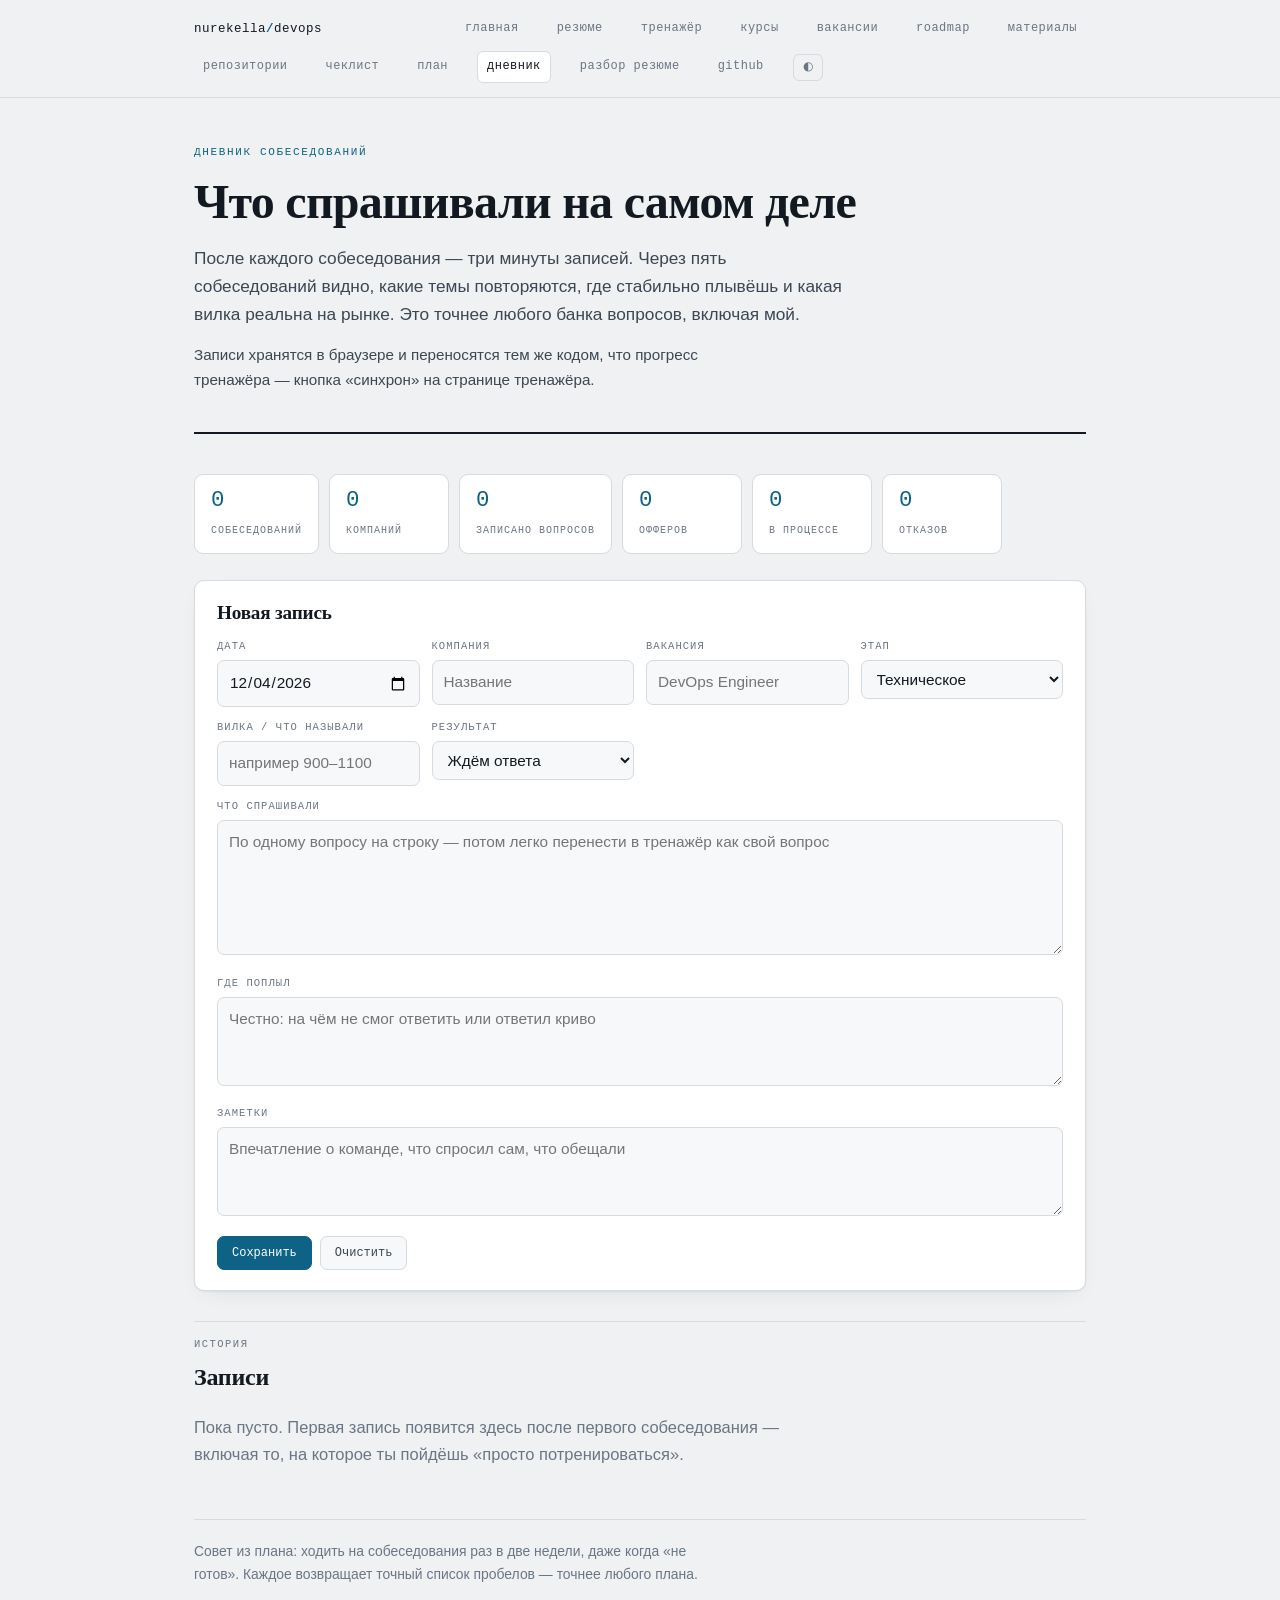
<file: docs/diary.html>
<!doctype html>
<html lang="ru">
<head>
<meta charset="utf-8">
<meta name="viewport" content="width=device-width, initial-scale=1">
<title>Дневник собеседований</title>
<meta name="description" content="Журнал собеседований: какие вопросы задавали, где поплыл, какую вилку называли, чем закончилось.">
<meta name="theme-color" content="#EFF1F3" media="(prefers-color-scheme: light)">
<meta name="theme-color" content="#0F1319" media="(prefers-color-scheme: dark)">
<link rel="stylesheet" href="style.css">
<link rel="manifest" href="manifest.webmanifest">
<script src="theme.js"></script>
<link rel="icon" href="data:image/svg+xml,<svg xmlns='http://www.w3.org/2000/svg' viewBox='0 0 100 100'><text y='.9em' font-size='90'>⎈</text></svg>">
<style>
  .form{background:var(--surface);border:1px solid var(--line);border-radius:10px;
    padding:20px 22px;margin:0 0 30px;box-shadow:var(--shadow)}
  .form h2{font-size:1.2rem;margin-bottom:14px}
  .grid{display:grid;gap:12px;grid-template-columns:repeat(auto-fit,minmax(180px,1fr));margin-bottom:12px}
  label{display:block;font-family:var(--mono);font-size:10.5px;letter-spacing:.1em;
    text-transform:uppercase;color:var(--muted);margin-bottom:5px}
  input,select,textarea{width:100%;font:inherit;font-size:.96rem;background:var(--surface-2);
    color:var(--ink);border:1px solid var(--line);border-radius:7px;padding:9px 11px}
  textarea{resize:vertical;line-height:1.5}
  .full{margin-bottom:12px}
  .btns{display:flex;gap:8px;flex-wrap:wrap;align-items:center}
  button{font-family:var(--mono);font-size:12px;background:var(--surface-2);border:1px solid var(--line);
    color:var(--ink-2);padding:9px 14px;border-radius:7px;cursor:pointer}
  button:hover{border-color:var(--accent);color:var(--accent)}
  button.primary{background:var(--accent);border-color:var(--accent);color:var(--surface)}
  .msg{font-family:var(--mono);font-size:11px;color:var(--s2)}

  .entry{border-top:1px solid var(--line);padding:20px 0}
  .entry:last-of-type{border-bottom:1px solid var(--line)}
  .ehead{display:flex;flex-wrap:wrap;gap:6px 14px;align-items:baseline;margin-bottom:8px}
  .ehead .co{font-size:1.06rem;font-weight:650}
  .ehead .dt,.ehead .rl{font-family:var(--mono);font-size:11.5px;color:var(--muted)}
  .res{font-family:var(--mono);font-size:10.5px;letter-spacing:.06em;text-transform:uppercase;
    padding:2px 7px;border-radius:4px;border:1px solid transparent;white-space:nowrap}
  .res.offer{background:var(--good-soft,#E1F0E8);color:#1C6B4B;border-color:#1C6B4B}
  .res.reject{background:#F6E5E2;color:#9E2B22;border-color:#9E2B22}
  .res.wait{background:var(--surface-2);color:var(--muted);border-color:var(--line)}
  .res.next{background:var(--accent-soft);color:var(--accent);border-color:var(--accent)}
  .entry dl{display:grid;grid-template-columns:130px minmax(0,1fr);gap:6px 16px;margin:0}
  .entry dt{font-family:var(--mono);font-size:10.5px;letter-spacing:.08em;text-transform:uppercase;
    color:var(--muted);padding-top:3px}
  .entry dd{margin:0;white-space:pre-wrap}
  .entry .del{margin-top:12px;font-size:11px;padding:5px 10px}
  .stat{display:flex;flex-wrap:wrap;gap:10px;margin:0 0 26px}
  .stat div{background:var(--surface);border:1px solid var(--line);border-radius:9px;padding:12px 16px;min-width:120px}
  .stat .n{font-family:var(--mono);font-size:1.4rem;color:var(--accent);display:block;line-height:1.2}
  .stat .l{font-family:var(--mono);font-size:10px;letter-spacing:.1em;text-transform:uppercase;color:var(--muted)}
  @media (max-width:640px){ .entry dl{grid-template-columns:minmax(0,1fr);gap:2px} .entry dt{padding-top:8px} }
  @media (prefers-color-scheme:dark){:root:not([data-theme="light"]){
    --good-soft:#162C23;
  }}
</style>
</head>
<body>

<nav class="topnav">
  <div class="topnav-in">
    <a class="brand" href="index.html">nurekella<b>/</b>devops</a>
    <a class="nl" href="index.html">главная</a>
    <a class="nl" href="resume.html">резюме</a>
    <a class="nl" href="qa-trainer.html">тренажёр</a>
    <a class="nl" href="course.html">курсы</a>
    <a class="nl" href="jobs.html">вакансии</a>
    <a class="nl" href="roadmap.html">roadmap</a>
    <a class="nl" href="resources.html">материалы</a>
    <a class="nl" href="repos.html">репозитории</a>
    <a class="nl" href="checklist.html">чеклист</a>
    <a class="nl" href="devops-plan.html">план</a>
    <a class="nl" href="diary.html" aria-current="page">дневник</a>
    <a class="nl" href="cv-review.html">разбор резюме</a>
    <a class="nl" href="https://github.com/nurekella">github</a>
  </div>
</nav>

<div class="wrap">

  <header class="masthead">
    <p class="eyebrow">Дневник собеседований</p>
    <h1>Что спрашивали на самом деле</h1>
    <p class="lede">После каждого собеседования — три минуты записей. Через пять собеседований видно, какие темы повторяются, где стабильно плывёшь и какая вилка реальна на рынке. Это точнее любого банка вопросов, включая мой.</p>
    <p class="lede" style="font-size:.95rem">Записи хранятся в браузере и переносятся тем же кодом, что прогресс тренажёра — кнопка «синхрон» на странице тренажёра.</p>
  </header>

  <div class="stat" id="stat"></div>

  <div class="form">
    <h2 id="formTitle">Новая запись</h2>
    <div class="grid">
      <div><label for="f-date">Дата</label><input type="date" id="f-date"></div>
      <div><label for="f-company">Компания</label><input type="text" id="f-company" placeholder="Название"></div>
      <div><label for="f-role">Вакансия</label><input type="text" id="f-role" placeholder="DevOps Engineer"></div>
      <div><label for="f-stage">Этап</label>
        <select id="f-stage">
          <option>Скрининг HR</option>
          <option selected>Техническое</option>
          <option>Техническое, второе</option>
          <option>С руководителем</option>
          <option>Финальное</option>
          <option>Тестовое задание</option>
        </select>
      </div>
      <div><label for="f-salary">Вилка / что называли</label><input type="text" id="f-salary" placeholder="например 900–1100"></div>
      <div><label for="f-result">Результат</label>
        <select id="f-result">
          <option value="wait" selected>Ждём ответа</option>
          <option value="next">Позвали дальше</option>
          <option value="offer">Оффер</option>
          <option value="reject">Отказ</option>
        </select>
      </div>
    </div>
    <div class="full"><label for="f-questions">Что спрашивали</label>
      <textarea id="f-questions" rows="5" placeholder="По одному вопросу на строку — потом легко перенести в тренажёр как свой вопрос"></textarea></div>
    <div class="full"><label for="f-weak">Где поплыл</label>
      <textarea id="f-weak" rows="3" placeholder="Честно: на чём не смог ответить или ответил криво"></textarea></div>
    <div class="full"><label for="f-notes">Заметки</label>
      <textarea id="f-notes" rows="3" placeholder="Впечатление о команде, что спросил сам, что обещали"></textarea></div>
    <div class="btns">
      <button class="primary" id="save" type="button">Сохранить</button>
      <button id="clear" type="button">Очистить</button>
      <span class="msg" id="msg"></span>
    </div>
  </div>

  <section>
    <div class="sect-head">
      <p class="kicker">История</p>
      <h2 id="histTitle">Записи</h2>
    </div>
    <div id="list"></div>
    <p id="none" style="color:var(--muted)">Пока пусто. Первая запись появится здесь после первого собеседования — включая то, на которое ты пойдёшь «просто потренироваться».</p>
  </section>

  <footer class="site">
    <p>Совет из плана: ходить на собеседования раз в две недели, даже когда «не готов». Каждое возвращает точный список пробелов — точнее любого плана.</p>
  </footer>

</div>

<script>
(function(){
  var KEY="qa-study-v3";
  var el=function(id){return document.getElementById(id)};
  var RES={wait:"ждём ответа",next:"позвали дальше",offer:"оффер",reject:"отказ"};

  var data={v:{},d:{},notes:{},custom:[],days:{},diary:[]};
  try{
    var raw=localStorage.getItem(KEY);
    if(raw){ var o=JSON.parse(raw)||{};
      data={v:o.v||{},d:o.d||{},notes:o.notes||{},custom:o.custom||[],days:o.days||{},diary:o.diary||[]}; }
  }catch(e){}
  function save(){ try{localStorage.setItem(KEY,JSON.stringify(data))}catch(e){} }

  function esc(t){ return String(t==null?"":t).replace(/[&<>"]/g,function(c){
    return {"&":"&amp;","<":"&lt;",">":"&gt;",'"':"&quot;"}[c] }) }

  function fmtDate(iso){
    if(!iso) return "без даты";
    var p=iso.split("-");
    return p.length===3 ? (p[2]+"."+p[1]+"."+p[0]) : iso;
  }

  function renderStat(){
    var d=data.diary;
    var offers=d.filter(function(x){return x.result==="offer"}).length;
    var rejects=d.filter(function(x){return x.result==="reject"}).length;
    var waiting=d.filter(function(x){return x.result==="wait"||x.result==="next"}).length;
    var companies={}; d.forEach(function(x){ if(x.company) companies[x.company.toLowerCase()]=1 });
    var qs=0; d.forEach(function(x){ if(x.questions) qs+=x.questions.split("\n").filter(function(l){return l.trim()}).length });
    el("stat").innerHTML=
       '<div><span class="n">'+d.length+'</span><span class="l">собеседований</span></div>'
      +'<div><span class="n">'+Object.keys(companies).length+'</span><span class="l">компаний</span></div>'
      +'<div><span class="n">'+qs+'</span><span class="l">записано вопросов</span></div>'
      +'<div><span class="n">'+offers+'</span><span class="l">офферов</span></div>'
      +'<div><span class="n">'+waiting+'</span><span class="l">в процессе</span></div>'
      +'<div><span class="n">'+rejects+'</span><span class="l">отказов</span></div>';
  }

  function renderList(){
    var box=el("list");
    var d=data.diary.slice().sort(function(a,b){ return (b.date||"").localeCompare(a.date||"") });
    el("none").hidden=d.length>0;
    el("histTitle").textContent=d.length?("Записи · "+d.length):"Записи";
    box.innerHTML=d.map(function(x){
      var rows="";
      if(x.questions) rows+='<dt>Спрашивали</dt><dd>'+esc(x.questions)+'</dd>';
      if(x.weak) rows+='<dt>Где поплыл</dt><dd>'+esc(x.weak)+'</dd>';
      if(x.salary) rows+='<dt>Вилка</dt><dd>'+esc(x.salary)+'</dd>';
      if(x.notes) rows+='<dt>Заметки</dt><dd>'+esc(x.notes)+'</dd>';
      return '<article class="entry">'
        +'<div class="ehead"><span class="co">'+esc(x.company||"без названия")+'</span>'
        +'<span class="dt">'+fmtDate(x.date)+'</span>'
        +(x.role?'<span class="rl">'+esc(x.role)+'</span>':'')
        +(x.stage?'<span class="rl">'+esc(x.stage)+'</span>':'')
        +'<span class="res '+esc(x.result||"wait")+'">'+esc(RES[x.result]||"ждём ответа")+'</span></div>'
        +(rows?'<dl>'+rows+'</dl>':'')
        +'<button class="del" type="button" data-del="'+esc(x.id)+'">удалить запись</button>'
        +'</article>';
    }).join("");
  }

  el("save").addEventListener("click",function(){
    var entry={
      id:"e"+Date.now(),
      date:el("f-date").value,
      company:el("f-company").value.trim(),
      role:el("f-role").value.trim(),
      stage:el("f-stage").value,
      salary:el("f-salary").value.trim(),
      result:el("f-result").value,
      questions:el("f-questions").value.trim(),
      weak:el("f-weak").value.trim(),
      notes:el("f-notes").value.trim()
    };
    if(!entry.company&&!entry.questions){ el("msg").textContent="нужна хотя бы компания или список вопросов"; return }
    data.diary.push(entry); save(); renderStat(); renderList();
    ["f-company","f-role","f-salary","f-questions","f-weak","f-notes"].forEach(function(id){ el(id).value="" });
    el("msg").textContent="сохранено, записей: "+data.diary.length;
  });

  el("clear").addEventListener("click",function(){
    ["f-company","f-role","f-salary","f-questions","f-weak","f-notes"].forEach(function(id){ el(id).value="" });
    el("msg").textContent="";
  });

  el("list").addEventListener("click",function(e){
    var b=e.target.closest("[data-del]");
    if(!b) return;
    if(!confirm("Удалить запись?")) return;
    var id=b.getAttribute("data-del");
    data.diary=data.diary.filter(function(x){return x.id!==id});
    save(); renderStat(); renderList();
  });

  // дата по умолчанию — сегодня
  var now=new Date();
  el("f-date").value=now.getFullYear()+"-"+String(now.getMonth()+1).padStart(2,"0")+"-"+String(now.getDate()).padStart(2,"0");

  renderStat(); renderList();
})();
</script>
</body>
</html>
</file>
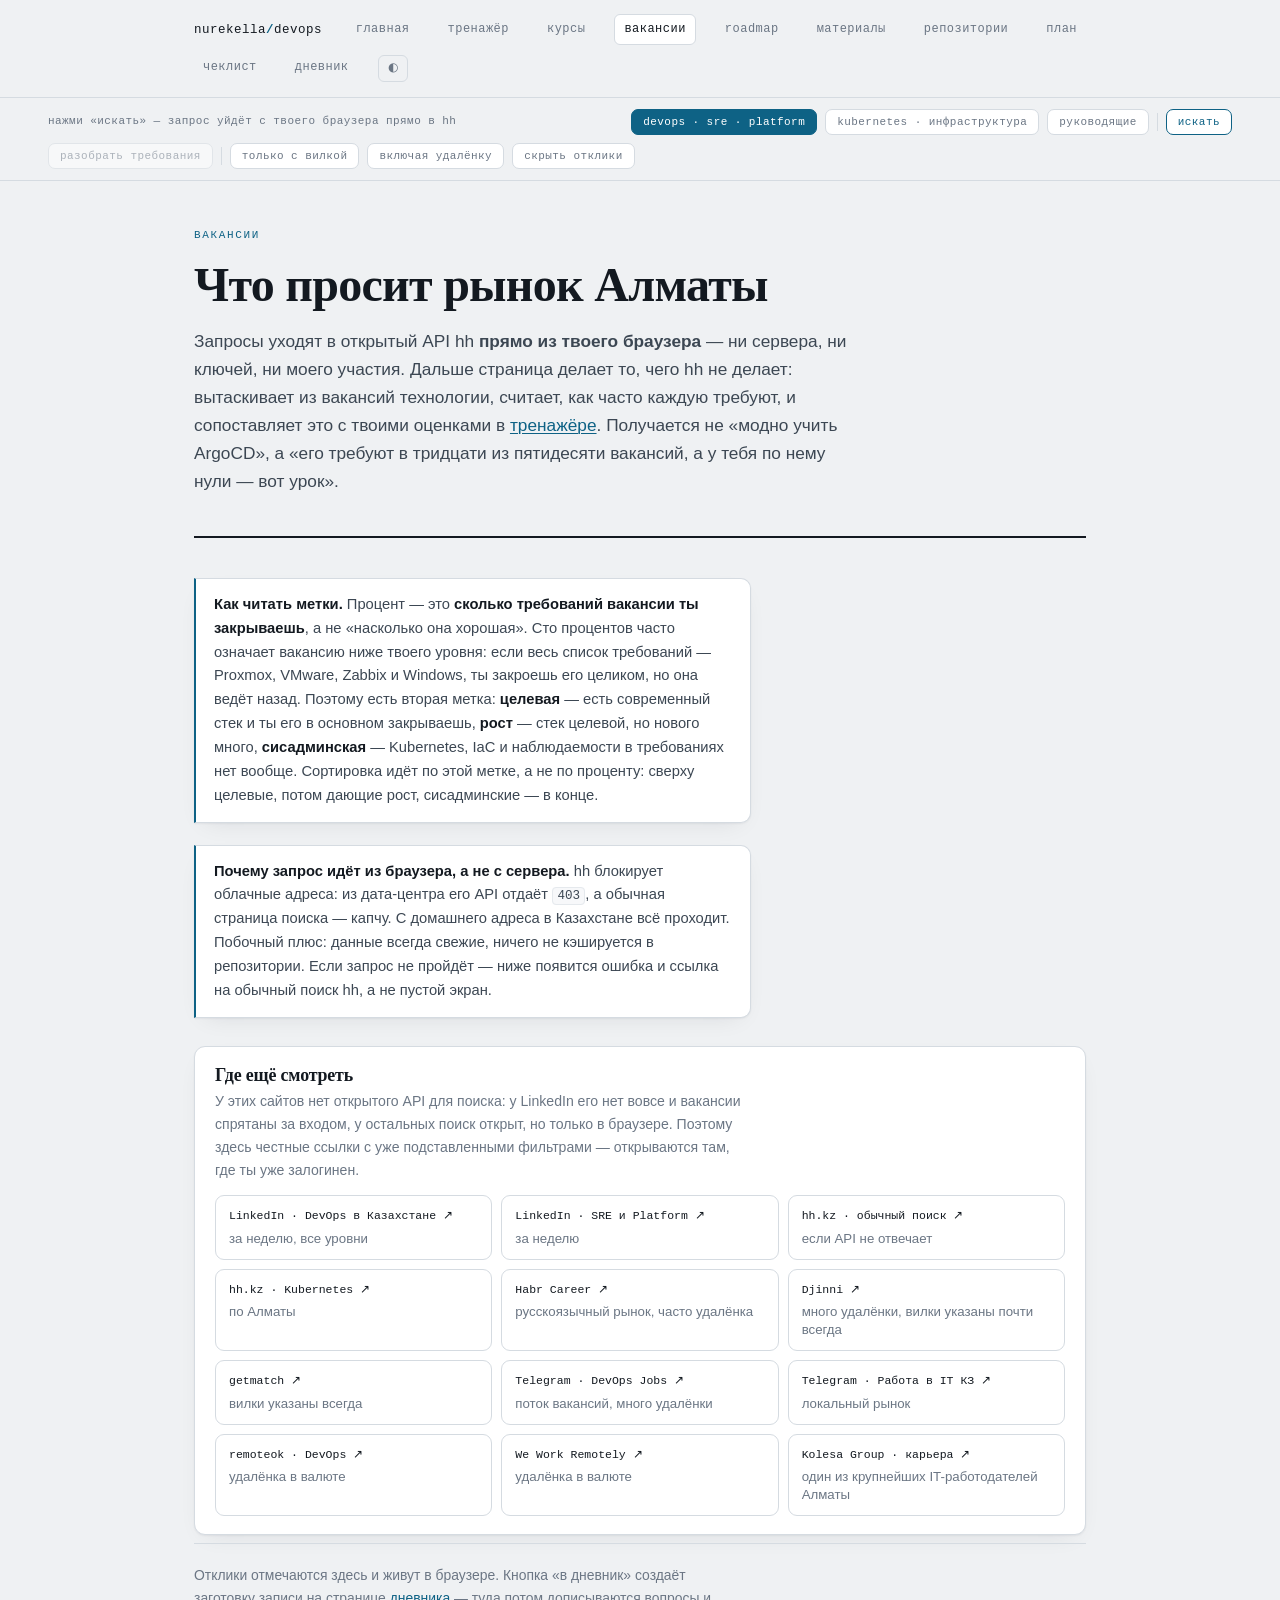
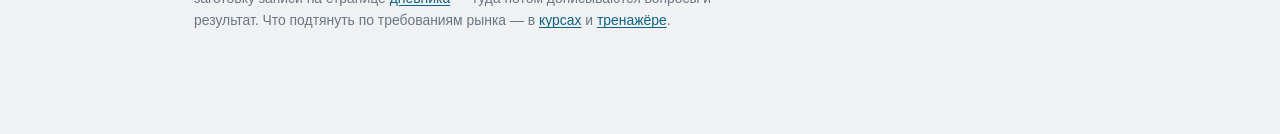
<file: docs/jobs.html>
<!doctype html>
<html lang="ru">
<head>
<meta charset="utf-8">
<meta name="viewport" content="width=device-width, initial-scale=1">
<title>Вакансии: живой поиск и карта требований рынка</title>
<meta name="description" content="Живой поиск DevOps-вакансий по Алматы через открытый API hh, скоринг под свой стек, карта требований рынка со связкой в тренажёр и уроки, ссылки-запросы на LinkedIn, Habr Career и Djinni.">
<meta name="theme-color" content="#EFF1F3" media="(prefers-color-scheme: light)">
<meta name="theme-color" content="#0F1319" media="(prefers-color-scheme: dark)">
<link rel="stylesheet" href="style.css">
<link rel="manifest" href="manifest.webmanifest">
<script src="theme.js"></script>
<link rel="icon" href="data:image/svg+xml,<svg xmlns='http://www.w3.org/2000/svg' viewBox='0 0 100 100'><text y='.9em' font-size='90'>⎈</text></svg>">
<style>
  .bar{position:sticky;top:0;z-index:20;background:var(--bg);border-bottom:1px solid var(--line)}
  .bar-in{max-width:1240px;margin:0 auto;padding:11px 28px;display:flex;flex-wrap:wrap;align-items:center;gap:8px}
  .chip{font-family:var(--mono);font-size:11px;letter-spacing:.04em;background:var(--surface);
    border:1px solid var(--line);color:var(--muted);padding:6px 11px;border-radius:7px;cursor:pointer}
  .chip:hover{border-color:var(--accent);color:var(--accent)}
  .chip.on{background:var(--accent);border-color:var(--accent);color:var(--surface)}
  .chip[disabled]{opacity:.5;cursor:default}
  .chip.act{border-color:var(--accent);color:var(--accent)}
  .status{font-family:var(--mono);font-size:11px;color:var(--muted);margin-right:auto;letter-spacing:.04em}
  .status b{color:var(--accent);font-weight:500}
  .tsep{width:1px;height:18px;background:var(--line);display:inline-block}

  .note{background:var(--surface);border:1px solid var(--line);border-left:2px solid var(--accent);
    border-radius:0 10px 10px 0;padding:14px 18px;margin:0 0 22px;box-shadow:var(--shadow);font-size:.92rem;
    color:var(--ink-2);max-width:var(--measure)}
  .note b{color:var(--ink)}
  .err{border-left-color:var(--s0,#A33A32)}
  .err[hidden]{display:none}

  .market{background:var(--surface);border:1px solid var(--line);border-radius:11px;padding:18px 20px;
    margin:0 0 24px;box-shadow:var(--shadow)}
  .market h2{margin:0 0 4px;font-size:1.12rem}
  .market .sub{margin:0 0 16px;font-size:.88rem;color:var(--muted);max-width:var(--measure)}
  .market[hidden]{display:none}
  table.mk{width:100%;border-collapse:collapse;font-size:.9rem}
  table.mk th{text-align:left;font-family:var(--mono);font-size:9.5px;letter-spacing:.1em;
    text-transform:uppercase;color:var(--muted);font-weight:500;padding:0 10px 7px 0;border-bottom:1px solid var(--line)}
  table.mk td{padding:7px 10px 7px 0;border-bottom:1px solid var(--line-soft);vertical-align:middle}
  table.mk tr:last-child td{border-bottom:0}
  .tech{font-family:var(--mono);font-size:11.5px;color:var(--ink)}
  .demand{display:flex;align-items:center;gap:8px;min-width:130px}
  .demand .db{flex:1;height:5px;background:var(--line-soft);border-radius:3px;overflow:hidden;display:block;max-width:110px}
  .demand .df{display:block;height:100%;background:var(--accent)}
  .demand .dn{font-family:var(--mono);font-size:11px;color:var(--muted);white-space:nowrap;font-variant-numeric:tabular-nums}
  .gap{font-family:var(--mono);font-size:10px;letter-spacing:.06em;text-transform:uppercase;
    padding:2px 7px;border-radius:999px;border:1px solid var(--line);color:var(--muted);white-space:nowrap}
  .gap.hole{border-color:var(--s0,#A33A32);color:var(--s0,#A33A32);background:var(--s0b,#FBE6E4)}
  .gap.weak{border-color:var(--s1,#8A6A17);color:var(--s1,#8A6A17);background:var(--s1b,#FBF0D8)}
  .gap.ok{border-color:var(--s2,#1C6B4B);color:var(--s2,#1C6B4B);background:var(--s2b,#E1F0E8)}
  .go2{font-family:var(--mono);font-size:10.5px;text-decoration:none;border:1px solid var(--line);
    color:var(--muted);padding:3px 8px;border-radius:6px;white-space:nowrap}
  .go2:hover{border-color:var(--accent);color:var(--accent)}

  .job{background:var(--surface);border:1px solid var(--line);border-radius:11px;padding:16px 18px;
    margin:0 0 10px;box-shadow:var(--shadow)}
  .job[hidden]{display:none}
  .job.applied{border-color:var(--s2,#1C6B4B)}
  .job.hidden-job{opacity:.55}
  .jh{display:flex;align-items:flex-start;gap:12px;flex-wrap:wrap}
  .jt{flex:1;min-width:220px}
  .jt h3{margin:0;font-size:1.04rem;line-height:1.3}
  .jt h3 a{color:var(--ink);text-decoration:none}
  .jt h3 a:hover{color:var(--accent);text-decoration:underline}
  .jmeta{display:flex;flex-wrap:wrap;gap:5px 10px;margin:6px 0 0;font-size:.86rem;color:var(--muted)}
  .jmeta .sal{color:var(--s2,#1C6B4B);font-family:var(--mono);font-size:11.5px}
  .jmeta .nosal{font-family:var(--mono);font-size:11px}
  .fresh{font-family:var(--mono);font-size:9.5px;letter-spacing:.08em;text-transform:uppercase;
    background:var(--accent);color:var(--surface);padding:2px 7px;border-radius:999px}
  .score{font-family:var(--mono);text-align:right;min-width:64px}
  .score .sv{font-size:1.3rem;color:var(--accent);letter-spacing:-.02em}
  .score .sl{display:block;font-size:9px;letter-spacing:.1em;text-transform:uppercase;color:var(--muted)}
  .kind{display:inline-block;margin-top:5px;font-size:9px;letter-spacing:.08em;text-transform:uppercase;
    padding:2px 7px;border-radius:999px;border:1px solid var(--line);color:var(--muted);white-space:nowrap}
  .kind.k-target{border-color:var(--s2,#1C6B4B);color:var(--s2,#1C6B4B);background:var(--s2b,#E1F0E8)}
  .kind.k-grow{border-color:var(--accent);color:var(--accent);background:var(--accent-soft)}
  .kind.k-admin{border-color:var(--s1,#8A6A17);color:var(--s1,#8A6A17);background:var(--s1b,#FBF0D8)}
  .jstack{display:flex;flex-wrap:wrap;gap:4px;margin:11px 0 0;padding:0;list-style:none}
  .jstack li{font-family:var(--mono);font-size:10px;letter-spacing:.04em;border-radius:999px;padding:2px 8px;
    border:1px solid var(--line-soft);color:var(--muted)}
  .jstack li.have{border-color:var(--s2,#1C6B4B);color:var(--s2,#1C6B4B);background:var(--s2b,#E1F0E8)}
  .jstack li.miss{border-color:var(--s0,#A33A32);color:var(--s0,#A33A32);background:var(--s0b,#FBE6E4)}
  .jsnip{margin:11px 0 0;font-size:.89rem;color:var(--ink-2);line-height:1.45;max-width:var(--measure)}
  .jsnip b{color:var(--ink);font-weight:600}
  .jacts{display:flex;flex-wrap:wrap;gap:6px;margin:13px 0 0;padding-top:11px;border-top:1px solid var(--line-soft)}
  .jacts a,.jacts button{font-family:var(--mono);font-size:10.5px;letter-spacing:.05em;text-decoration:none;
    border:1px solid var(--line);color:var(--muted);padding:5px 10px;border-radius:6px;background:var(--surface);cursor:pointer}
  .jacts a:hover,.jacts button:hover{border-color:var(--accent);color:var(--accent)}
  .jacts button.on{border-color:var(--s2,#1C6B4B);color:var(--s2,#1C6B4B);background:var(--s2b,#E1F0E8)}

  .links{background:var(--surface);border:1px solid var(--line);border-radius:11px;padding:18px 20px;
    margin:28px 0 0;box-shadow:var(--shadow)}
  .links h2{margin:0 0 4px;font-size:1.12rem}
  .links .sub{margin:0 0 14px;font-size:.88rem;color:var(--muted);max-width:var(--measure)}
  .lgrid{display:grid;grid-template-columns:repeat(auto-fill,minmax(230px,1fr));gap:9px}
  .lcard{border:1px solid var(--line);border-radius:9px;padding:11px 13px;text-decoration:none;display:block}
  .lcard:hover{border-color:var(--accent)}
  .lcard .n{font-family:var(--mono);font-size:11.5px;color:var(--ink);display:block}
  .lcard .d{font-size:.83rem;color:var(--muted);margin:4px 0 0;display:block;line-height:1.35}
  .empty{color:var(--muted);font-size:.94rem;margin:20px 0}
  .empty[hidden]{display:none}
  @media (max-width:900px){ .bar-in{padding:10px 18px} }
  @media print{ .bar,.topnav,.jacts,.links{display:none} .job{break-inside:avoid} body{background:#fff;color:#000} }
</style>
</head>
<body>

<nav class="topnav">
  <div class="topnav-in">
    <a class="brand" href="index.html">nurekella<b>/</b>devops</a>
    <a class="nl" href="index.html">главная</a>
    <a class="nl" href="qa-trainer.html">тренажёр</a>
    <a class="nl" href="course.html">курсы</a>
    <a class="nl" href="jobs.html" aria-current="page">вакансии</a>
    <a class="nl" href="roadmap.html">roadmap</a>
    <a class="nl" href="resources.html">материалы</a>
    <a class="nl" href="repos.html">репозитории</a>
    <a class="nl" href="devops-plan.html">план</a>
    <a class="nl" href="checklist.html">чеклист</a>
    <a class="nl" href="diary.html">дневник</a>
  </div>
</nav>

<div class="bar">
  <div class="bar-in">
    <span class="status" id="status">нажми «искать» — запрос уйдёт с твоего браузера прямо в hh</span>
    <button class="chip on" data-preset="core" type="button">devops · sre · platform</button>
    <button class="chip" data-preset="k8s" type="button">kubernetes · инфраструктура</button>
    <button class="chip" data-preset="lead" type="button">руководящие</button>
    <span class="tsep" aria-hidden="true"></span>
    <button class="chip act" id="search" type="button">искать</button>
    <button class="chip" id="deep" type="button" disabled>разобрать требования</button>
    <span class="tsep" aria-hidden="true"></span>
    <button class="chip" id="withSalary" type="button">только с вилкой</button>
    <button class="chip" id="withRemote" type="button">включая удалёнку</button>
    <button class="chip" id="hideApplied" type="button">скрыть отклики</button>
  </div>
</div>

<div class="wrap">

  <header class="masthead">
    <p class="eyebrow">Вакансии</p>
    <h1>Что просит рынок Алматы</h1>
    <p class="lede">Запросы уходят в открытый API hh <b>прямо из твоего браузера</b> — ни сервера, ни ключей, ни моего участия. Дальше страница делает то, чего hh не делает: вытаскивает из вакансий технологии, считает, как часто каждую требуют, и сопоставляет это с твоими оценками в <a href="qa-trainer.html">тренажёре</a>. Получается не «модно учить ArgoCD», а «его требуют в тридцати из пятидесяти вакансий, а у тебя по нему нули — вот урок».</p>
  </header>

  <div class="note err" id="err" hidden></div>

  <div class="note">
    <b>Как читать метки.</b> Процент — это <b>сколько требований вакансии ты закрываешь</b>, а не «насколько она хорошая». Сто процентов часто означает вакансию ниже твоего уровня: если весь список требований — Proxmox, VMware, Zabbix и Windows, ты закроешь его целиком, но она ведёт назад. Поэтому есть вторая метка: <b>целевая</b> — есть современный стек и ты его в основном закрываешь, <b>рост</b> — стек целевой, но нового много, <b>сисадминская</b> — Kubernetes, IaC и наблюдаемости в требованиях нет вообще. Сортировка идёт по этой метке, а не по проценту: сверху целевые, потом дающие рост, сисадминские — в конце.
  </div>

  <div class="note">
    <b>Почему запрос идёт из браузера, а не с сервера.</b> hh блокирует облачные адреса: из дата-центра его API отдаёт <code>403</code>, а обычная страница поиска — капчу. С домашнего адреса в Казахстане всё проходит. Побочный плюс: данные всегда свежие, ничего не кэшируется в репозитории. Если запрос не пройдёт — ниже появится ошибка и ссылка на обычный поиск hh, а не пустой экран.
  </div>

  <section class="market" id="market" hidden>
    <h2>Карта требований</h2>
    <p class="sub" id="marketSub"></p>
    <div style="overflow-x:auto">
      <table class="mk">
        <thead><tr><th>Технология</th><th>Спрос</th><th>Твой уровень</th><th>Где закрыть</th></tr></thead>
        <tbody id="marketBody"></tbody>
      </table>
    </div>
  </section>

  <div id="list"></div>
  <p class="empty" id="empty" hidden>Ничего не нашлось. Сними фильтры или попробуй другой набор запросов.</p>

  <section class="links">
    <h2>Где ещё смотреть</h2>
    <p class="sub">У этих сайтов нет открытого API для поиска: у LinkedIn его нет вовсе и вакансии спрятаны за входом, у остальных поиск открыт, но только в браузере. Поэтому здесь честные ссылки с уже подставленными фильтрами — открываются там, где ты уже залогинен.</p>
    <div class="lgrid" id="links"></div>
  </section>

  <footer class="site">
    <p>Отклики отмечаются здесь и живут в браузере. Кнопка «в дневник» создаёт заготовку записи на странице <a href="diary.html">дневника</a> — туда потом дописываются вопросы и результат. Что подтянуть по требованиям рынка — в <a href="course.html">курсах</a> и <a href="qa-trainer.html">тренажёре</a>.</p>
  </footer>

</div>

<script>
(function(){
  var KEY="qa-jobs-v1", STUDY="qa-study-v3";
  var el=function(id){return document.getElementById(id)};
  var AREA_ALMATY=160;             // Алматы в справочнике областей hh
  var API="https://api.hh.ru/vacancies";

  // ── наборы запросов ──
  var PRESETS={
    core:["devops","sre","site reliability","platform engineer","инженер инфраструктуры"],
    k8s: ["kubernetes","docker","terraform","ansible","ci/cd"],
    lead:["руководитель отдела инфраструктуры","начальник отдела эксплуатации","team lead devops","devops lead","руководитель devops"]
  };

  // ── стек: что у тебя есть по резюме ──
  var MINE=["linux","kubernetes","docker","helm","terraform","ansible","gitlab ci","jenkins","git","bash",
    "prometheus","grafana","zabbix","loki","graylog","elk","postgresql","ms sql","proxmox","vmware","hyper-v",
    "yandex cloud","nginx","iis","wireguard","fortigate","freeipa","dns","veeam","windows server","active directory"];

  // ── словарь технологий: как искать в тексте, вопросы тренажёра, урок курса ──
  var TECH=[
    ["Kubernetes",     ["kubernetes","k8s","кубернет"],            [58,60,61,62],  12],
    ["Docker",         ["docker","контейнериз"],                   [44,45,48,54],  11],
    ["Helm",           ["helm"],                                   [87,88,90],     20],
    ["Terraform",      ["terraform","opentofu"],                   [101,102,104],  23],
    ["Ansible",        ["ansible"],                                [111,112,113],  24],
    ["GitLab CI",      ["gitlab ci","gitlab-ci","gitlab"],         [92,93,98],     21],
    ["GitHub Actions", ["github actions","github-actions"],        [92,99],        21],
    ["Jenkins",        ["jenkins"],                                [205],          21],
    ["ArgoCD",         ["argocd","argo cd","argo"],                [95,225,103],   22],
    ["FluxCD",         ["fluxcd","flux cd"],                       [95],           22],
    ["Prometheus",     ["prometheus","прометей"],                  [116,117,118],  25],
    ["Grafana",        ["grafana","графана"],                      [118,126],      25],
    ["Loki / ELK",     ["loki","elk","elasticsearch","opensearch","graylog"], [121], 32],
    ["SRE / SLO",      ["sre","slo","sla","error budget"],         [119,120,162],  26],
    ["Linux",          ["linux","линукс"],                         [1,6,9,11],      4],
    ["Bash",           ["bash","shell","скрипт"],                  [19,156,214],    3],
    ["Python",         ["python","питон"],                         [213],           3],
    ["Go",             ["golang"," go "],                          [],             13],
    ["PostgreSQL",     ["postgresql","postgres","патрони","patroni"], [127,129,131], 19],
    ["MySQL",          ["mysql","mariadb"],                        [207],          19],
    ["Redis",          ["redis"],                                  [208],          19],
    ["Kafka",          ["kafka","rabbitmq","брокер"],              [209],          19],
    ["Nginx",          ["nginx","haproxy","балансир"],             [34,181,216],    8],
    ["AWS",            ["aws","amazon web"],                       [133,134,201],  23],
    ["Yandex Cloud",   ["yandex cloud","яндекс облак","yc "],      [133,135],      23],
    ["Azure / GCP",    ["azure","gcp","google cloud"],             [133,135],      23],
    ["Vault",          ["vault","хранилищ секрет"],                [106,138],      17],
    ["Service mesh",   ["istio","linkerd","service mesh"],         [85],           27],
    ["Proxmox / KVM",  ["proxmox","kvm","qemu","libvirt"],         [210,211],      11],
    ["VMware",         ["vmware","esxi","vsphere"],                [210],          11],
    ["Windows",        ["windows server","active directory"," ad ","iis"], [185,212], 9],
    ["Сети",           ["tcp","dns","vlan","bgp","маршрутиз","сетев"], [26,30,33,174], 7],
    ["Безопасность",   ["безопасн","security","devsecops","waf","pci dss","iso 27001"], [137,139,233], 17],
    ["Мониторинг",     ["мониторинг","zabbix","observability","наблюдаем"], [116,126,239], 25],
    ["Бэкапы / DR",    ["бэкап","backup","veeam","disaster recovery","восстановлен"], [128,226],  30],
    ["IaC",            ["iac","infrastructure as code","инфраструктура как код"], [101,109], 23],
    ["GitOps",         ["gitops"],                                 [95,225],       22],
    ["Автоскейлинг",   ["hpa","автоскейл","autoscal","keda"],      [71],           14],
    ["CI/CD",          ["ci/cd","cicd","пайплайн","pipeline"],     [92,94,100],    21]
  ];

  // ── состояние ──
  var marks={};
  try{ marks=JSON.parse(localStorage.getItem(KEY))||{} }catch(e){ marks={} }
  function saveMarks(){ try{localStorage.setItem(KEY,JSON.stringify(marks))}catch(e){} }

  var study={v:{}};
  try{ var s=JSON.parse(localStorage.getItem(STUDY)); if(s&&s.v) study=s }catch(e){}

  var jobs=[], preset="core", onlySalary=false, withRemote=false, hideApplied=false, deepDone=false;
  var KIND_CLS={"целевая":"k-target","рост":"k-grow","сисадминская":"k-admin","неясная":"k-none"};

  function esc(t){ return String(t==null?"":t).replace(/[&<>"]/g,function(c){
    return {"&":"&amp;","<":"&lt;",">":"&gt;",'"':"&quot;"}[c] }) }
  function strip(t){ return String(t||"").replace(/<[^>]+>/g," ").replace(/&[a-z]+;/gi," ").replace(/\s+/g," ").trim() }

  function money(s){
    if(!s || (!s.from && !s.to)) return null;
    var cur={RUR:"₽",RUB:"₽",KZT:"₸",USD:"$",EUR:"€"}[s.currency]||s.currency||"";
    var f=function(n){ return n ? String(n).replace(/\B(?=(\d{3})+(?!\d))/g," ") : "" };
    var v = s.from && s.to ? f(s.from)+"–"+f(s.to) : (s.from ? "от "+f(s.from) : "до "+f(s.to));
    return v+" "+cur+(s.gross===false?" на руки":"");
  }

  function daysAgo(iso){
    if(!iso) return null;
    var d=Math.floor((Date.now()-new Date(iso).getTime())/864e5);
    return d;
  }
  function whenText(iso){
    var d=daysAgo(iso);
    if(d===null) return "";
    if(d<=0) return "сегодня";
    if(d===1) return "вчера";
    if(d<5) return d+" дня назад";
    return d+" дней назад";
  }

  // ── извлечение технологий ──
  function techOf(text){
    var t=" "+String(text||"").toLowerCase().replace(/[«»"'()]/g," ")+" ";
    var out=[];
    TECH.forEach(function(row){
      for(var i=0;i<row[1].length;i++){ if(t.indexOf(row[1][i])>-1){ out.push(row[0]); return } }
    });
    return out;
  }
  function haveTech(name){
    var keys=null;
    for(var i=0;i<TECH.length;i++) if(TECH[i][0]===name) keys=TECH[i][1];
    if(!keys) return false;
    for(var j=0;j<MINE.length;j++)
      for(var k=0;k<keys.length;k++)
        if(MINE[j].indexOf(keys[k].trim())>-1 || keys[k].trim().indexOf(MINE[j])>-1) return true;
    return false;
  }

  // средняя оценка в тренажёре по вопросам технологии: 0..2, null если не оценивал
  function levelOf(qs){
    var sum=0,n=0;
    (qs||[]).forEach(function(q){ var v=study.v[String(q)]; if(v!==undefined){ sum+=+v; n++ } });
    return n? sum/n : null;
  }

  // Целевой стек: то, ради чего ты уходишь из системного администрирования.
  // Без этого различения вакансия «Proxmox, Zabbix, Windows» набирала 100% и всплывала
  // первой — она закрыта твоим текущим стеком, но ведёт назад, а не вперёд.
  var TARGET={"Kubernetes":1,"Helm":1,"ArgoCD":1,"FluxCD":1,"GitOps":1,"Terraform":1,"IaC":1,
    "Prometheus":1,"SRE / SLO":1,"Service mesh":1,"CI/CD":1,"GitLab CI":1,"GitHub Actions":1,
    "Vault":1,"Автоскейлинг":1,"AWS":1,"Azure / GCP":1};
  // «Мониторинг» намеренно не в целевом стеке: Zabbix — это администрирование,
  // целевое здесь — Prometheus и SLO, они учтены отдельно.

  function scoreOf(job){
    var need=job.tech;
    if(!need.length){ job.fit=null; job.grow=0; job.kind="неясная"; return null }
    var have=need.filter(haveTech);
    var miss=need.filter(function(t){return !haveTech(t)});
    job.fit=Math.round(have.length/need.length*100);
    job.grow=miss.filter(function(t){return TARGET[t]}).length;      // сколько нового из целевого стека
    var targetCount=need.filter(function(t){return TARGET[t]}).length;
    job.kind = targetCount===0 ? "сисадминская"
             : (job.fit>=60 ? "целевая" : "рост");
    return job.fit;
  }

  // Порядок: сначала целевые вакансии, которые ты проходишь, потом те, что дают рост,
  // и только в конце те, где целевого стека нет вообще.
  function rank(j){
    var base={"целевая":3000,"рост":2000,"сисадминская":500,"неясная":0}[j.kind]||0;
    return base + (j.fit||0) + Math.min(j.grow,4)*20;
  }

  // ── запросы к hh ──
  function fetchJson(url){
    return fetch(url,{headers:{}}).then(function(r){
      if(!r.ok) throw new Error("hh ответил "+r.status);
      return r.json();
    });
  }

  function search(){
    var texts=PRESETS[preset];
    el("err").hidden=true;
    el("search").disabled=true; el("search").textContent="ищу…";
    el("status").innerHTML="запрашиваю hh: <b>"+texts.length+"</b> запросов по Алматы";
    var urls=texts.map(function(t){
      return API+"?text="+encodeURIComponent(t)
        +"&area="+AREA_ALMATY+"&per_page=100&page=0&order_by=publication_time&search_field=name&search_field=description";
    });
    Promise.all(urls.map(function(u){
      return fetchJson(u).catch(function(e){ return {items:[],error:String(e.message||e)} });
    })).then(function(res){
      var errs=res.filter(function(r){return r.error}).length;
      if(errs===res.length){
        fail(res[0].error||"запрос не прошёл");
        return;
      }
      var seen={}, list=[];
      res.forEach(function(r){
        (r.items||[]).forEach(function(v){
          if(seen[v.id]) return;
          seen[v.id]=1;
          var snip=(v.snippet||{});
          var text=[v.name,strip(snip.requirement),strip(snip.responsibility)].join(" ");
          list.push({
            id:v.id, name:v.name,
            employer:(v.employer||{}).name||"без названия",
            area:(v.area||{}).name||"",
            salary:money(v.salary),
            published:v.published_at,
            schedule:((v.schedule||{}).id||""),
            scheduleName:((v.schedule||{}).name||""),
            experience:((v.experience||{}).name||""),
            url:v.alternate_url,
            req:strip(snip.requirement), resp:strip(snip.responsibility),
            full:"", text:text, tech:techOf(text)
          });
        });
      });
      jobs=list;
      jobs.forEach(function(j){ j.score=scoreOf(j) });
      sortJobs();
      render();
      el("deep").disabled=jobs.length===0;
      deepDone=false;
      lastErrs=errs;
      statusLine("требования пока по кратким описаниям");
    }).catch(function(e){ fail(String(e.message||e)) })
    .then(function(){ el("search").disabled=false; el("search").textContent="искать заново" });
  }

  var lastErrs=0, lastNote="";
  function statusLine(note){
    if(note!==undefined) lastNote=note;
    var vis=visible().length;
    el("status").innerHTML="нашлось <b>"+jobs.length+"</b> по Алматы, показано <b>"+vis+"</b>"
      +(lastErrs?" · часть запросов не прошла ("+lastErrs+")":"")
      +(lastNote?" · "+lastNote:"");
  }

  function fail(msg){
    el("err").hidden=false;
    el("err").innerHTML="<b>Запрос в hh не прошёл: "+esc(msg)+".</b> Так бывает, если hh блокирует адрес "
      +"(например, при включённом VPN или из офисной сети), изменил API или ограничил частоту запросов. "
      +"Проверить руками: <a href=\"https://hh.kz/search/vacancy?text=devops&area=160\" target=\"_blank\" rel=\"noopener\">обычный поиск hh по Алматы ↗</a>. "
      +"Ссылки на другие сайты внизу страницы работают всегда.";
    el("status").textContent="hh недоступен — работают только ссылки внизу";
  }

  // ── подробный разбор: полные описания вакансий ──
  function deepParse(){
    var targets=visible().slice(0,40);
    if(!targets.length) return;
    el("deep").disabled=true;
    var done=0, running=0, i=0;
    function next(){
      if(i>=targets.length){
        if(running===0){
          deepDone=true;
          jobs.forEach(function(j){ j.score=scoreOf(j) });
          sortJobs(); render();
          statusLine("разобрано полных описаний: "+done+" из "+targets.length);
          el("deep").textContent="разобрать ещё";
          el("deep").disabled=false;
        }
        return;
      }
      var job=targets[i++]; running++;
      el("status").innerHTML="читаю описания: <b>"+(done+1)+"</b> из "+targets.length;
      fetchJson("https://api.hh.ru/vacancies/"+job.id).then(function(v){
        job.full=strip(v.description||"");
        job.text=[job.name,job.req,job.resp,job.full].join(" ");
        job.tech=techOf(job.text);
        job.key_skills=(v.key_skills||[]).map(function(k){return k.name});
        if(job.key_skills.length) job.tech=techOf(job.text+" "+job.key_skills.join(" "));
        done++;
      }).catch(function(){}).then(function(){ running--; next() });
      if(running<4) next();
    }
    next();
  }

  // ── сортировка и фильтры ──
  function sortJobs(){
    jobs.sort(function(a,b){
      var ra=rank(a), rb=rank(b);
      if(rb!==ra) return rb-ra;
      return String(b.published||"").localeCompare(String(a.published||""));
    });
  }
  function visible(){
    return jobs.filter(function(j){
      if(onlySalary && !j.salary) return false;
      if(!withRemote && j.schedule==="remote") return false;
      if(hideApplied && marks[j.id]) return false;
      return true;
    });
  }

  // ── отрисовка ──
  function render(){
    var vis=visible();
    el("empty").hidden=vis.length>0 || jobs.length===0;
    el("list").innerHTML=vis.map(function(j){
      var have=j.tech.filter(haveTech), miss=j.tech.filter(function(t){return !haveTech(t)});
      var fresh=daysAgo(j.published);
      return '<article class="job'+(marks[j.id]?" applied":"")+'" data-id="'+esc(j.id)+'">'
        +'<div class="jh"><div class="jt">'
        +'<h3><a href="'+esc(j.url)+'" target="_blank" rel="noopener">'+esc(j.name)+'</a></h3>'
        +'<div class="jmeta"><span>'+esc(j.employer)+'</span><span>·</span><span>'+esc(j.area)+'</span>'
        +(j.salary?'<span>·</span><span class="sal">'+esc(j.salary)+'</span>'
                  :'<span>·</span><span class="nosal">вилка не указана</span>')
        +(j.experience?'<span>·</span><span>'+esc(j.experience)+'</span>':'')
        +(j.scheduleName?'<span>·</span><span>'+esc(j.scheduleName)+'</span>':'')
        +'<span>·</span><span>'+esc(whenText(j.published))+'</span>'
        +(fresh!==null&&fresh<=2?' <span class="fresh">свежая</span>':'')
        +'</div></div>'
        +'<div class="score"><span class="sv">'+(j.fit===null?"—":j.fit+"%")+'</span>'
        +'<span class="sl">закрываешь</span>'
        +'<span class="kind '+KIND_CLS[j.kind]+'">'+esc(j.kind)+'</span>'
        +(j.grow?'<span class="sl">нового: '+j.grow+'</span>':'')
        +'</div></div>'
        +(j.tech.length?'<ul class="jstack">'
            +have.map(function(t){return '<li class="have">'+esc(t)+'</li>'}).join("")
            +miss.map(function(t){return '<li class="miss">'+esc(t)+'</li>'}).join("")
          +'</ul>':'')
        +(j.req?'<p class="jsnip"><b>Требования.</b> '+esc(j.req.slice(0,320))+(j.req.length>320?"…":"")+'</p>':'')
        +'<div class="jacts">'
        +'<a href="'+esc(j.url)+'" target="_blank" rel="noopener">открыть на hh ↗</a>'
        +'<button type="button" data-mark="'+esc(j.id)+'"'+(marks[j.id]?' class="on"':'')+'>'
        + (marks[j.id]?"откликнулся ✓":"отметить отклик")+'</button>'
        +'<button type="button" data-diary="'+esc(j.id)+'">в дневник</button>'
        +'</div></article>';
    }).join("");
    renderMarket(vis);
    if(jobs.length) statusLine();
  }

  function renderMarket(vis){
    if(!vis.length){ el("market").hidden=true; return }
    var cnt={};
    vis.forEach(function(j){ j.tech.forEach(function(t){ cnt[t]=(cnt[t]||0)+1 }) });
    var rows=Object.keys(cnt).map(function(t){
      var meta=null;
      for(var i=0;i<TECH.length;i++) if(TECH[i][0]===t) meta=TECH[i];
      var lvl=levelOf(meta?meta[2]:[]);
      // приоритет = спрос × пробел; незакрытое и частое поднимается наверх
      var gap = lvl===null ? 1 : (2-lvl)/2;
      return {tech:t, n:cnt[t], share:cnt[t]/vis.length, lvl:lvl, gap:gap,
              prio:cnt[t]/vis.length*(0.25+gap), qs:meta?meta[2]:[], lesson:meta?meta[3]:null};
    }).sort(function(a,b){ return b.prio-a.prio }).slice(0,18);

    var max=rows.length?rows[0].n:1;
    Object.keys(cnt).forEach(function(k){ if(cnt[k]>max) max=cnt[k] });

    el("marketBody").innerHTML=rows.map(function(r){
      var lvlTxt, cls;
      if(r.lvl===null){ lvlTxt="не оценивал"; cls="hole" }
      else if(r.lvl>=1.7){ lvlTxt="уверенно"; cls="ok" }
      else if(r.lvl>=0.8){ lvlTxt="плыву"; cls="weak" }
      else { lvlTxt="не знаю"; cls="hole" }
      var pct=Math.round(r.share*100);
      return '<tr><td class="tech">'+esc(r.tech)+'</td>'
        +'<td><span class="demand"><span class="db"><span class="df" style="width:'+Math.round(r.n/max*100)+'%"></span></span>'
        +'<span class="dn">'+r.n+' из '+vis.length+' · '+pct+'%</span></span></td>'
        +'<td><span class="gap '+cls+'">'+lvlTxt+'</span></td>'
        +'<td>'+(r.qs.length?'<a class="go2" href="qa-trainer.html#q'+r.qs[0]+'">вопросы</a> ':"")
        +(r.lesson?'<a class="go2" href="course.html#l'+r.lesson+'">урок '+r.lesson+'</a>':"")+'</td></tr>';
    }).join("");

    var holes=rows.filter(function(r){return r.lvl===null||r.lvl<0.8}).slice(0,3).map(function(r){return r.tech});
    el("marketSub").innerHTML="Посчитано по "+vis.length+" вакансиям в выборке"
      +(deepDone?" (по полным описаниям)":" (по кратким описаниям — нажми «разобрать требования», станет точнее)")
      +". Порядок — спрос, умноженный на твой пробел в тренажёре, а не просто частота."
      +(holes.length?" Первое, что стоит закрыть: <b>"+holes.map(esc).join(", ")+"</b>.":"");
    el("market").hidden=false;
  }

  // ── ссылки на сайты без API ──
  var LINKS=[
    ["LinkedIn · DevOps в Казахстане","https://www.linkedin.com/jobs/search/?keywords=DevOps&location=Kazakhstan&f_TPR=r604800","за неделю, все уровни"],
    ["LinkedIn · SRE и Platform","https://www.linkedin.com/jobs/search/?keywords=SRE%20OR%20%22Platform%20Engineer%22&location=Kazakhstan&f_TPR=r604800","за неделю"],
    ["hh.kz · обычный поиск","https://hh.kz/search/vacancy?text=devops&area=160&order_by=publication_time","если API не отвечает"],
    ["hh.kz · Kubernetes","https://hh.kz/search/vacancy?text=kubernetes&area=160&order_by=publication_time","по Алматы"],
    ["Habr Career","https://career.habr.com/vacancies?q=devops&type=all&with_salary=true","русскоязычный рынок, часто удалёнка"],
    ["Djinni","https://djinni.co/jobs/?primary_keyword=DevOps","много удалёнки, вилки указаны почти всегда"],
    ["getmatch","https://getmatch.ru/vacancies?sa=150000&p=1&s=devops","вилки указаны всегда"],
    ["Telegram · DevOps Jobs","https://t.me/devops_jobs","поток вакансий, много удалёнки"],
    ["Telegram · Работа в IT КЗ","https://t.me/s/it_jobs_kz","локальный рынок"],
    ["remoteok · DevOps","https://remoteok.com/remote-devops-jobs","удалёнка в валюте"],
    ["We Work Remotely","https://weworkremotely.com/categories/remote-devops-sysadmin-jobs","удалёнка в валюте"],
    ["Kolesa Group · карьера","https://kolesa.group/vacancies","один из крупнейших IT-работодателей Алматы"]
  ];
  el("links").innerHTML=LINKS.map(function(l){
    return '<a class="lcard" href="'+l[1]+'" target="_blank" rel="noopener">'
      +'<span class="n">'+esc(l[0])+' ↗</span><span class="d">'+esc(l[2])+'</span></a>';
  }).join("");

  // ── события ──
  el("search").addEventListener("click",search);
  el("deep").addEventListener("click",deepParse);

  document.querySelectorAll("[data-preset]").forEach(function(b){
    b.addEventListener("click",function(){
      document.querySelectorAll("[data-preset]").forEach(function(x){x.classList.remove("on")});
      b.classList.add("on"); preset=b.getAttribute("data-preset");
      el("status").textContent="набор запросов изменён — нажми «искать»";
      el("search").classList.add("act");
    });
  });

  function toggle(id,fn){
    el(id).addEventListener("click",function(){
      fn(); el(id).classList.toggle("on"); render();
    });
  }
  toggle("withSalary",function(){ onlySalary=!onlySalary });
  toggle("withRemote",function(){ withRemote=!withRemote });
  toggle("hideApplied",function(){ hideApplied=!hideApplied });

  document.addEventListener("click",function(e){
    var m=e.target.closest("[data-mark]");
    if(m){
      var id=m.getAttribute("data-mark");
      if(marks[id]) delete marks[id]; else marks[id]={applied:Date.now()};
      saveMarks(); render(); return;
    }
    var d=e.target.closest("[data-diary]");
    if(d){
      var job=null, jid=d.getAttribute("data-diary");
      jobs.forEach(function(j){ if(j.id===jid) job=j });
      if(!job) return;
      toDiary(job);
      return;
    }
  });

  // заготовка записи прямо в хранилище дневника
  function toDiary(job){
    var store={v:{},d:{},notes:{},custom:[],days:{},diary:[]};
    try{
      var raw=localStorage.getItem(STUDY);
      if(raw){ var o=JSON.parse(raw)||{};
        store={v:o.v||{},d:o.d||{},notes:o.notes||{},custom:o.custom||[],days:o.days||{},diary:o.diary||[]}; }
    }catch(e){}
    var dup=store.diary.some(function(x){ return x.company===job.employer && x.role===job.name });
    if(dup){ alert("Такая запись в дневнике уже есть."); return }
    var today=new Date(), iso=today.getFullYear()+"-"
      +String(today.getMonth()+1).padStart(2,"0")+"-"+String(today.getDate()).padStart(2,"0");
    var miss=job.tech.filter(function(t){return !haveTech(t)});
    store.diary.push({
      id:"e"+Date.now(),
      date:iso,
      company:job.employer,
      role:job.name,
      stage:"Скрининг HR",
      salary:job.salary||"",
      result:"wait",
      questions:"",
      weak:miss.length?("По вакансии могут спросить, а у меня слабо: "+miss.join(", ")):"",
      notes:"Отклик с "+ (job.url||"hh") + (job.area?" · "+job.area:"")
    });
    try{ localStorage.setItem(STUDY,JSON.stringify(store)) }catch(e){}
    if(!marks[job.id]){ marks[job.id]={applied:Date.now()}; saveMarks() }
    render();
    if(confirm("Заготовка записи создана в дневнике. Открыть дневник?")) location.href="diary.html";
  }
})();
</script>
</body>
</html>
</file>
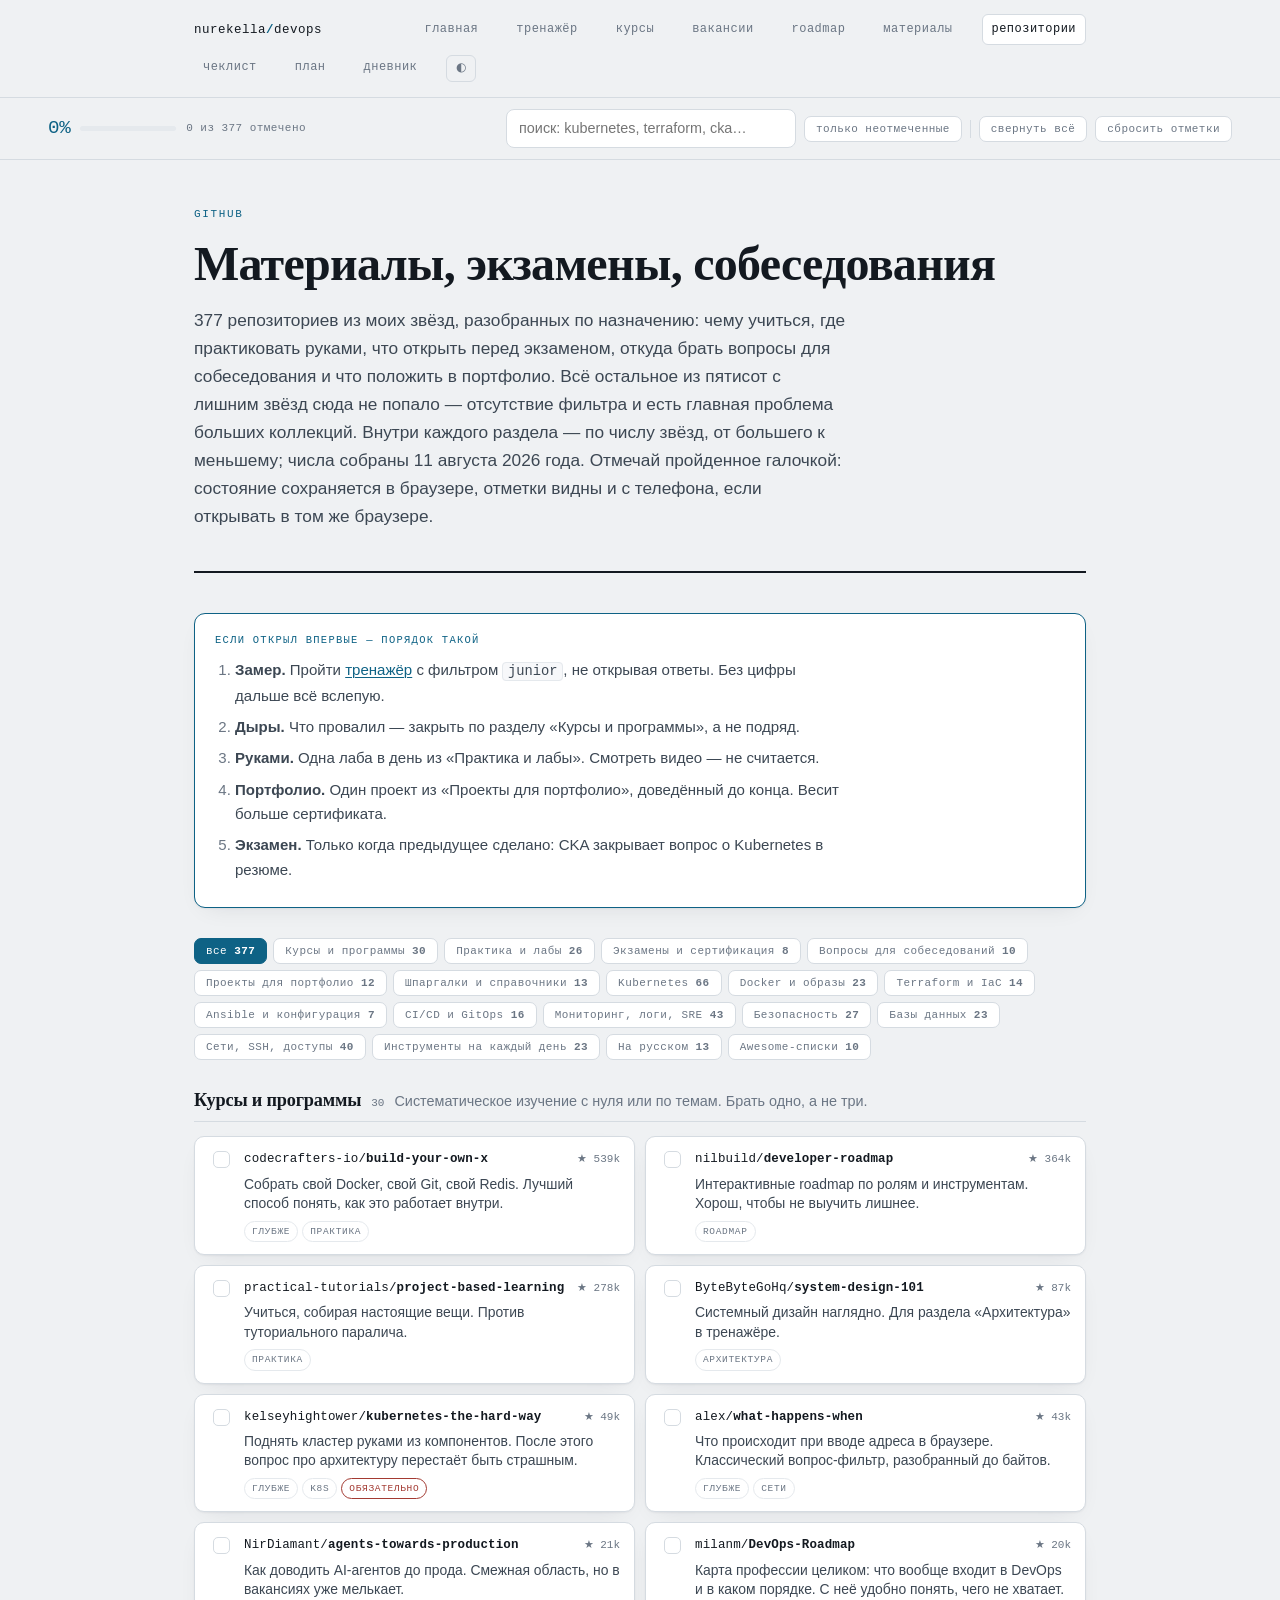
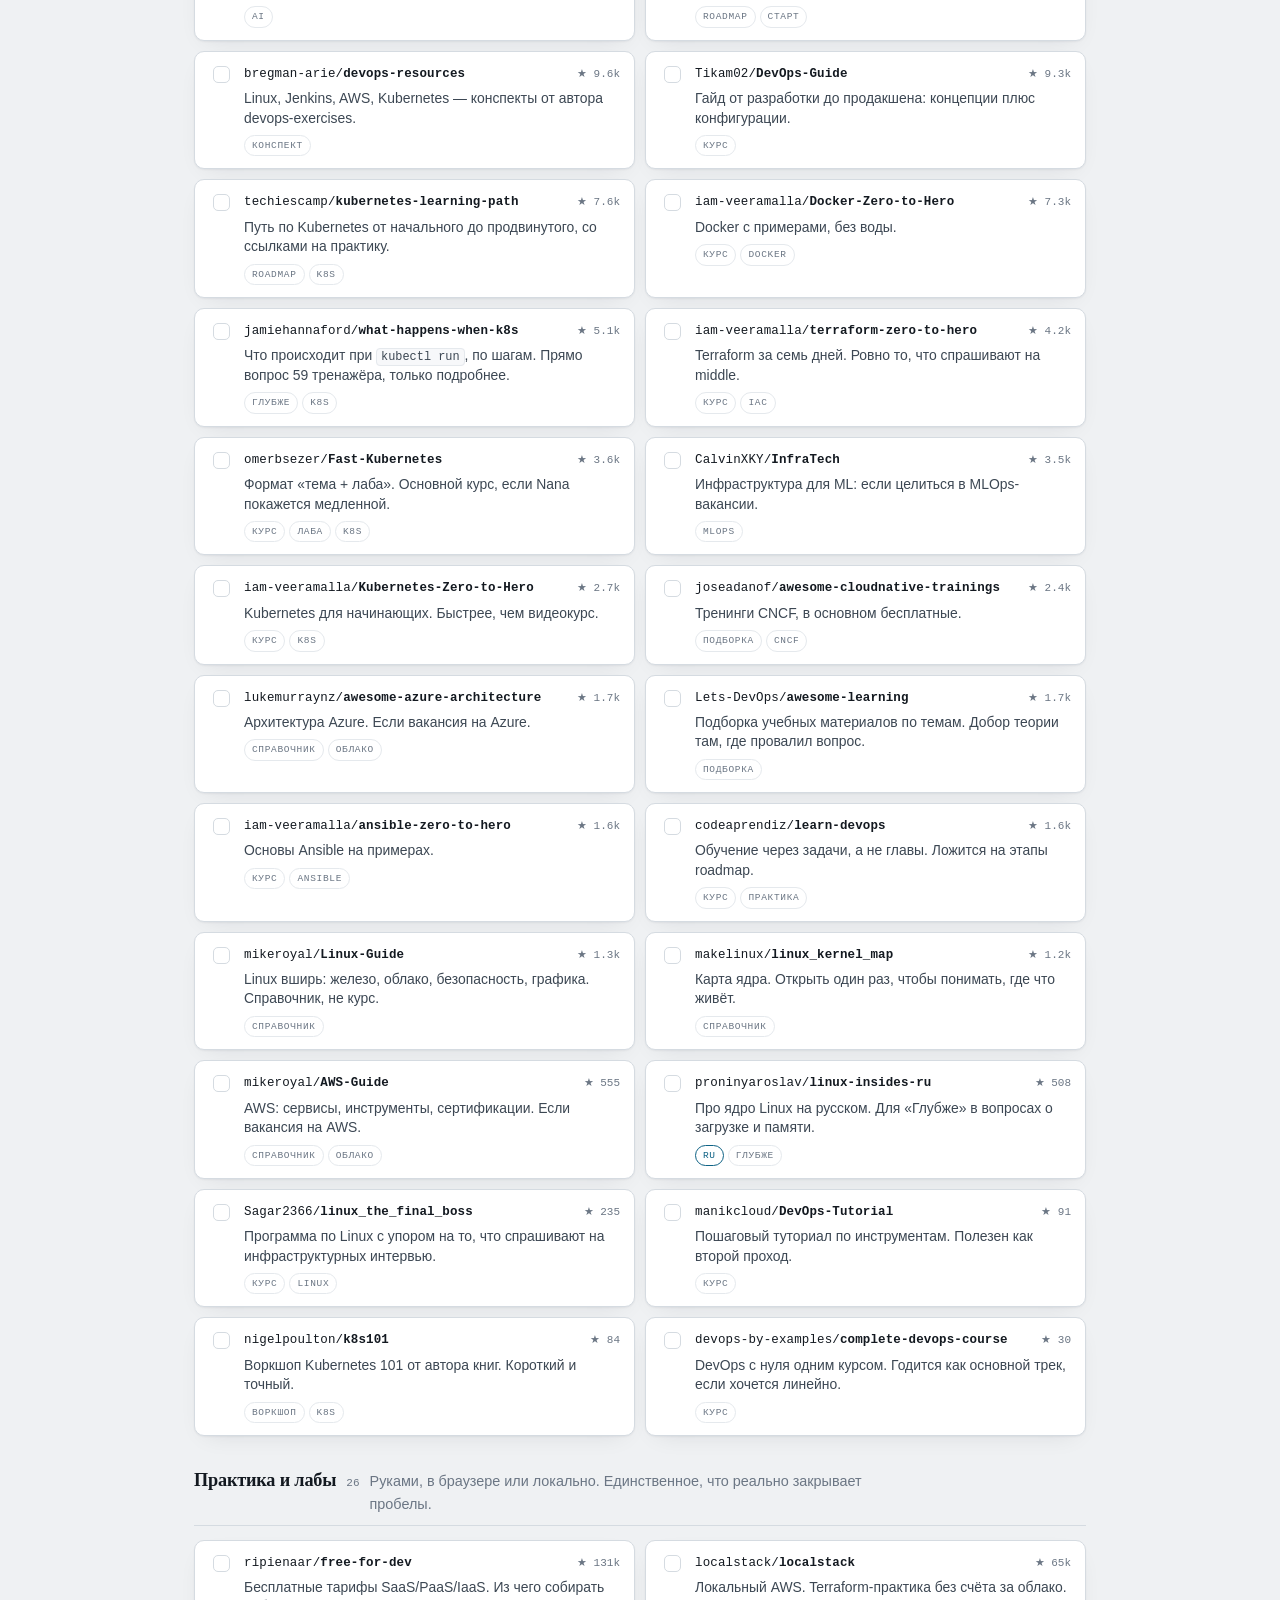
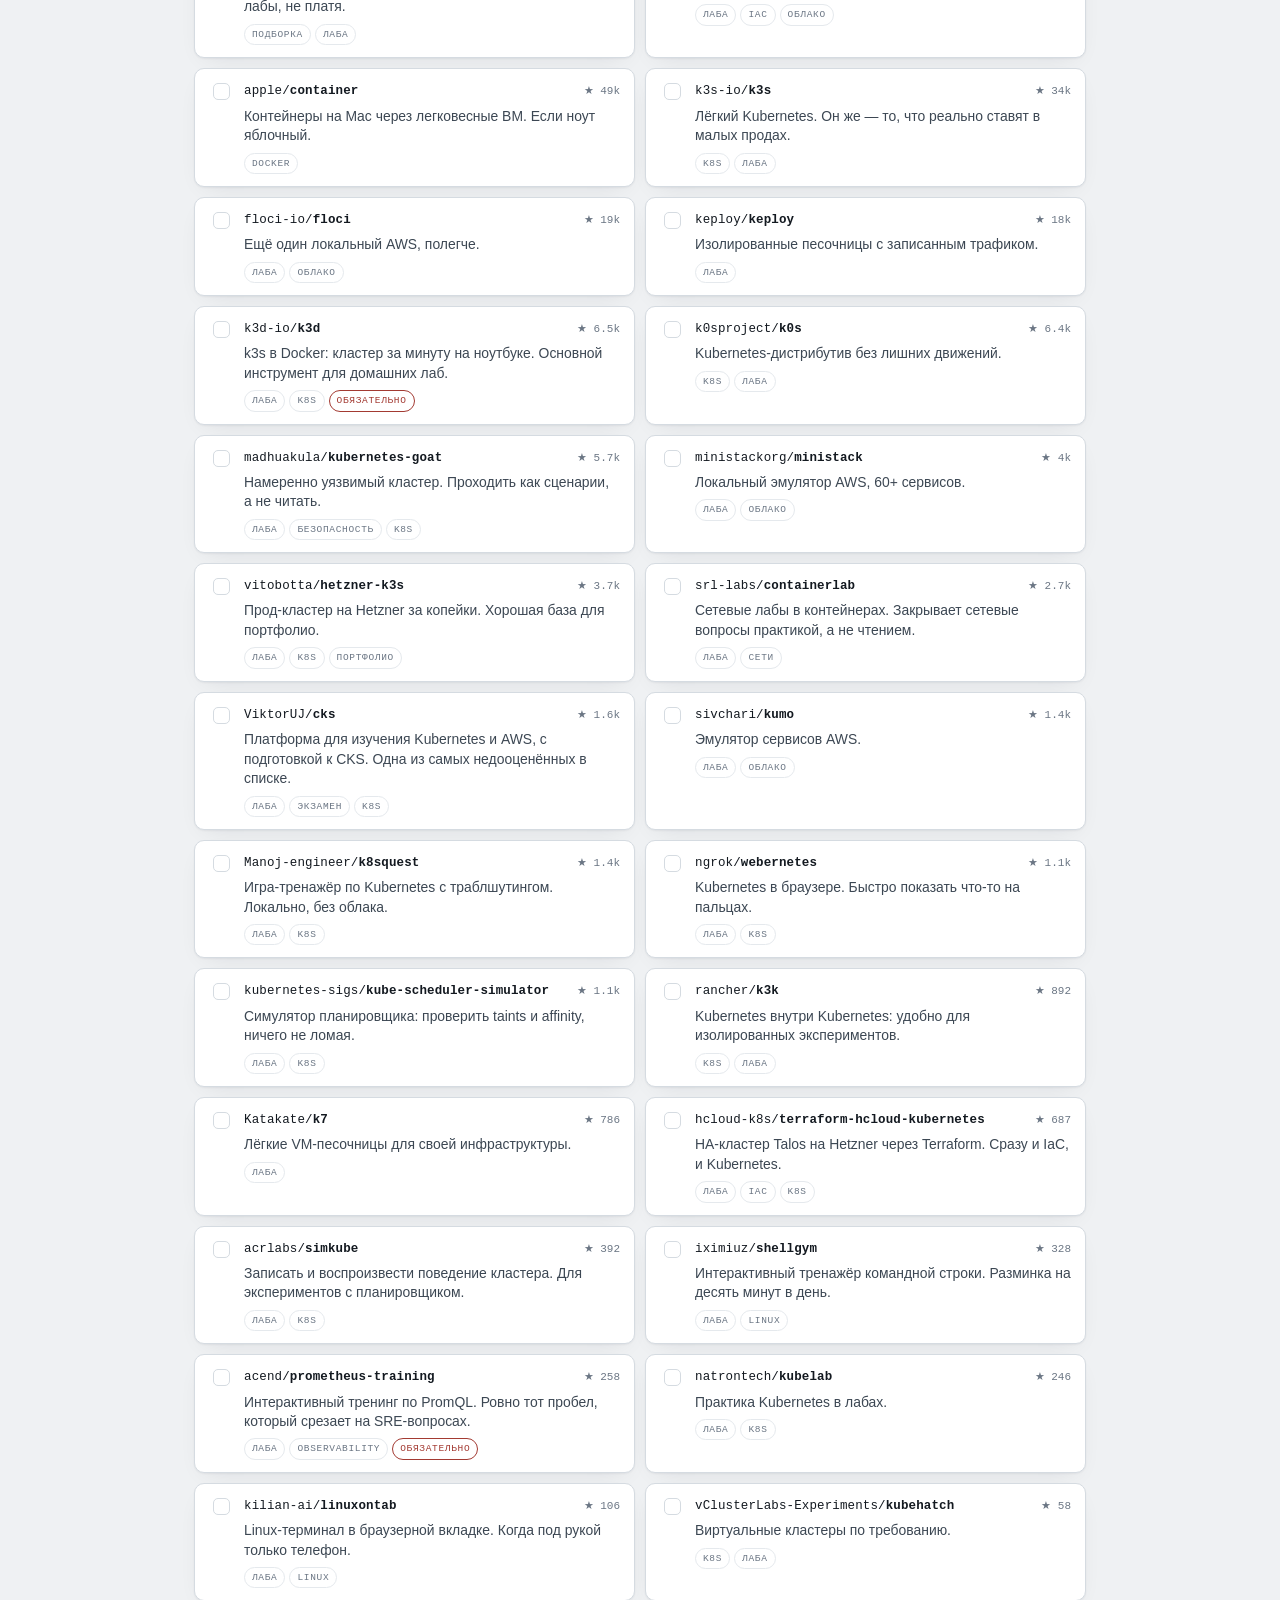
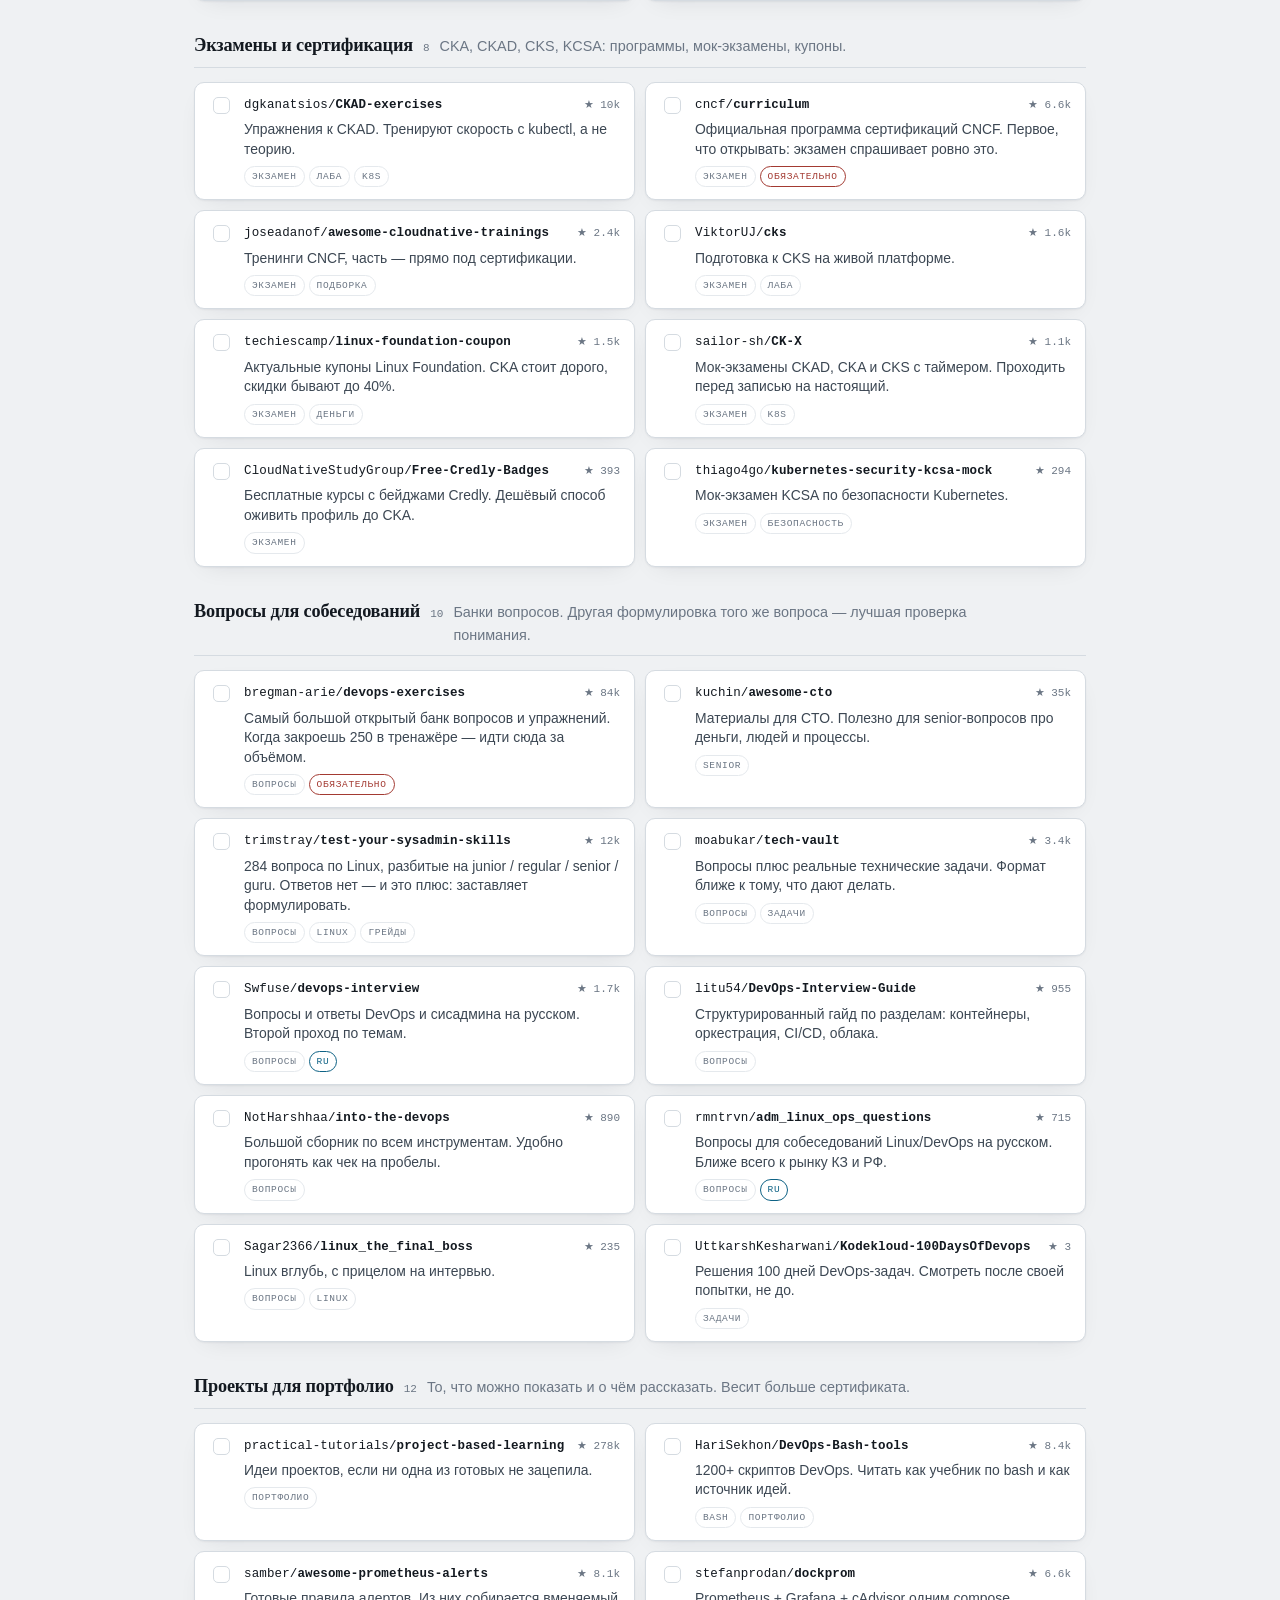
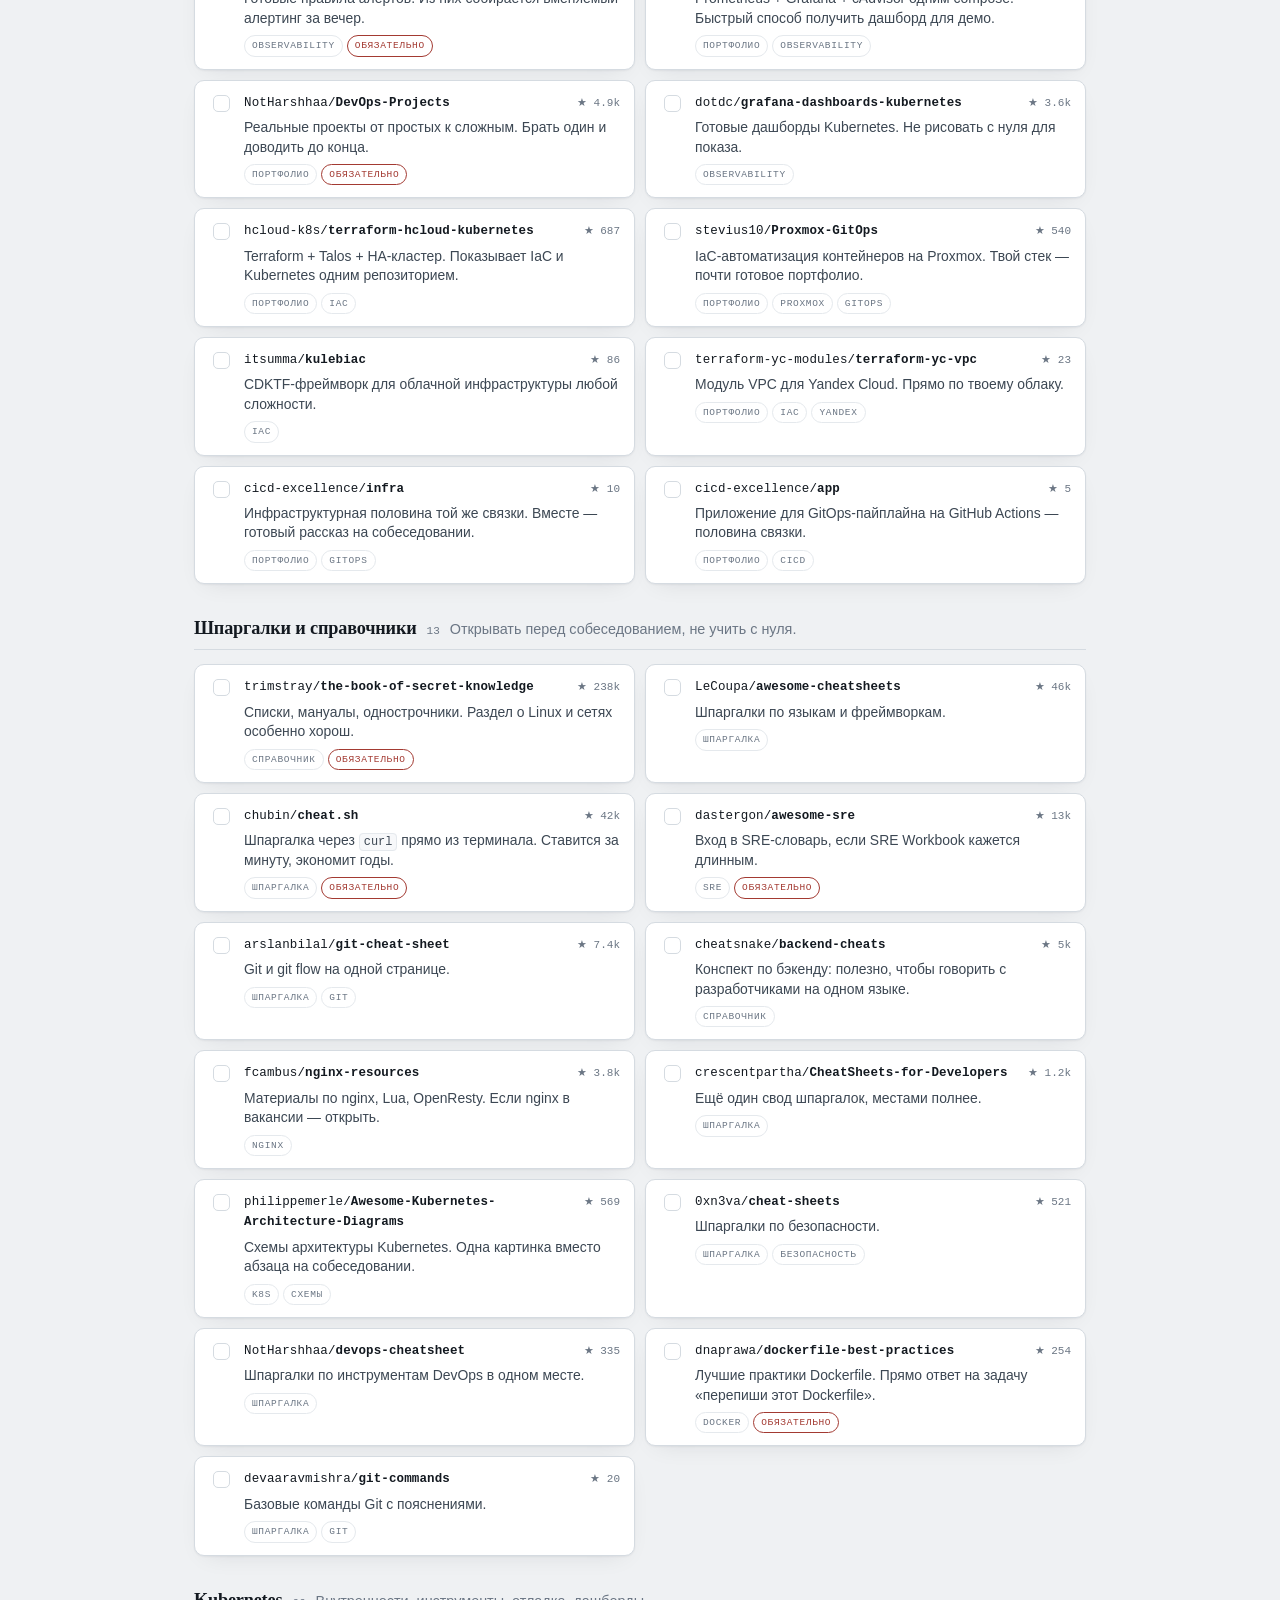
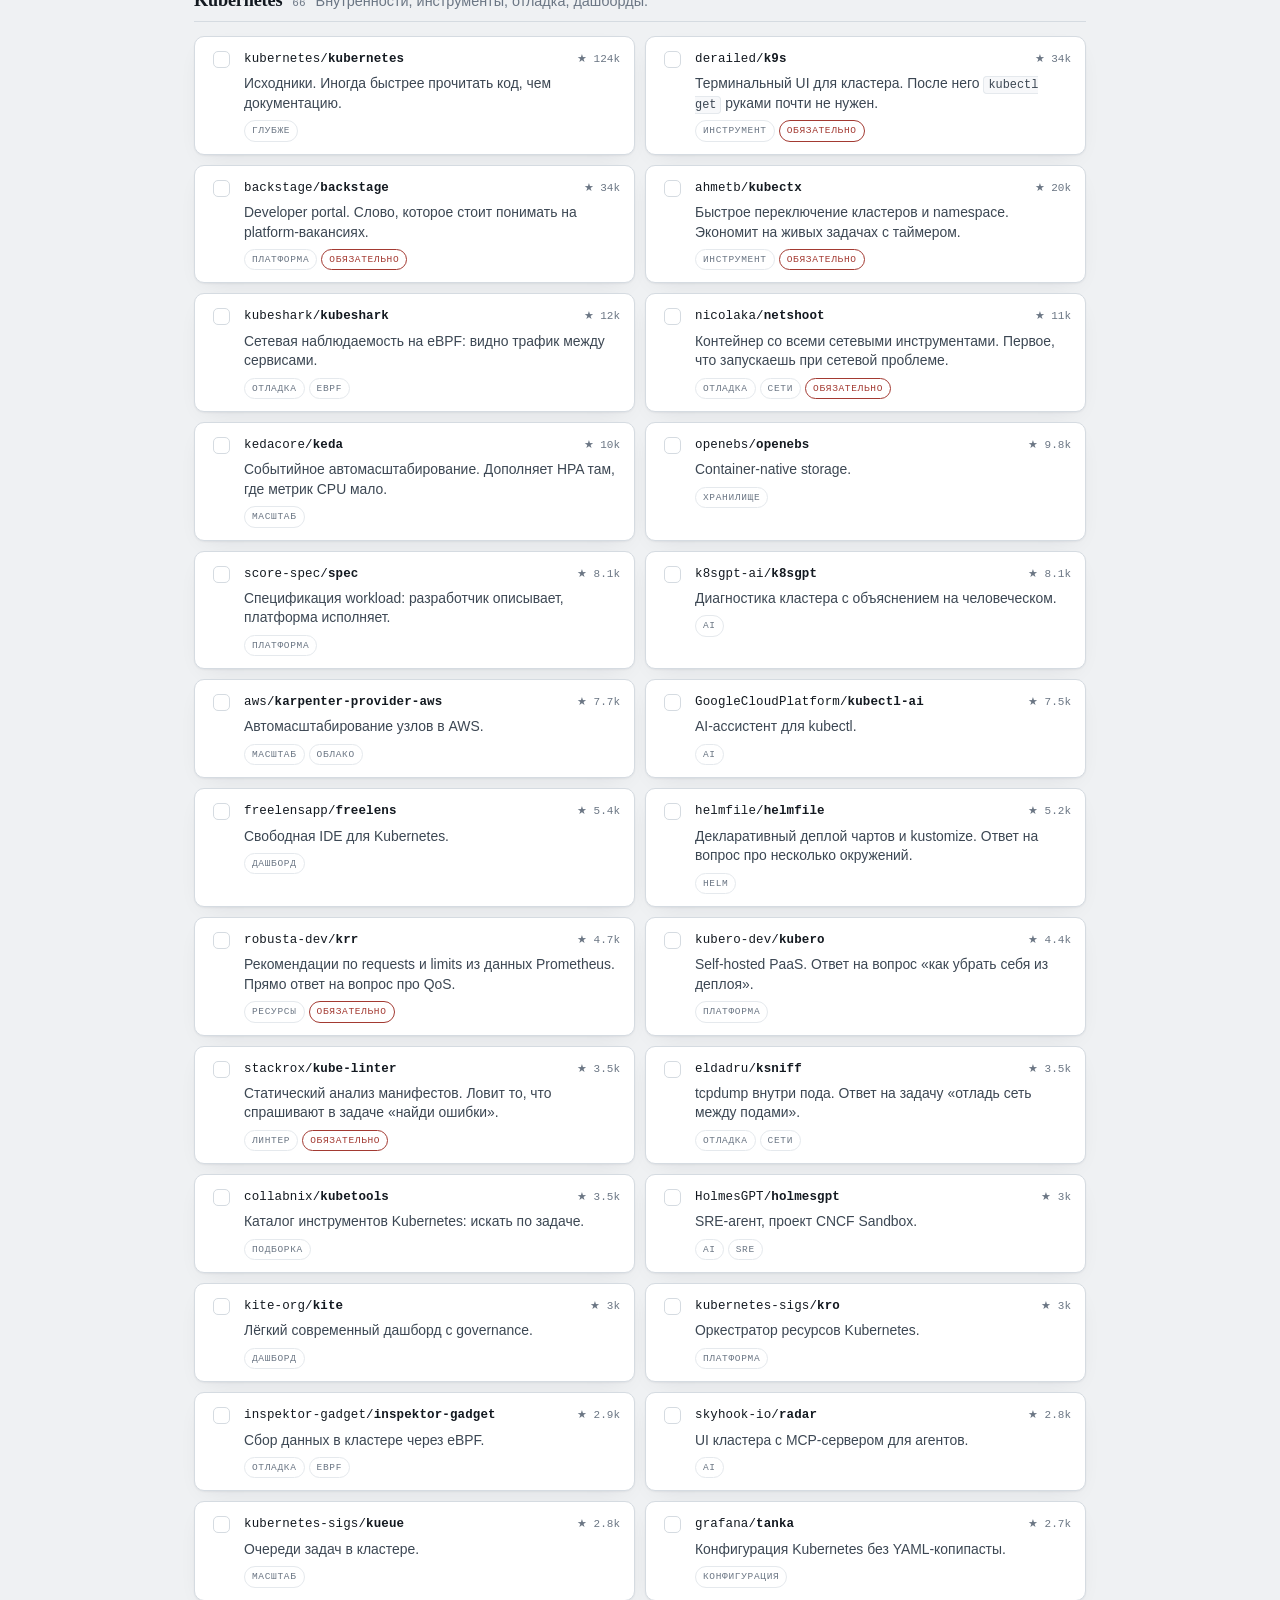
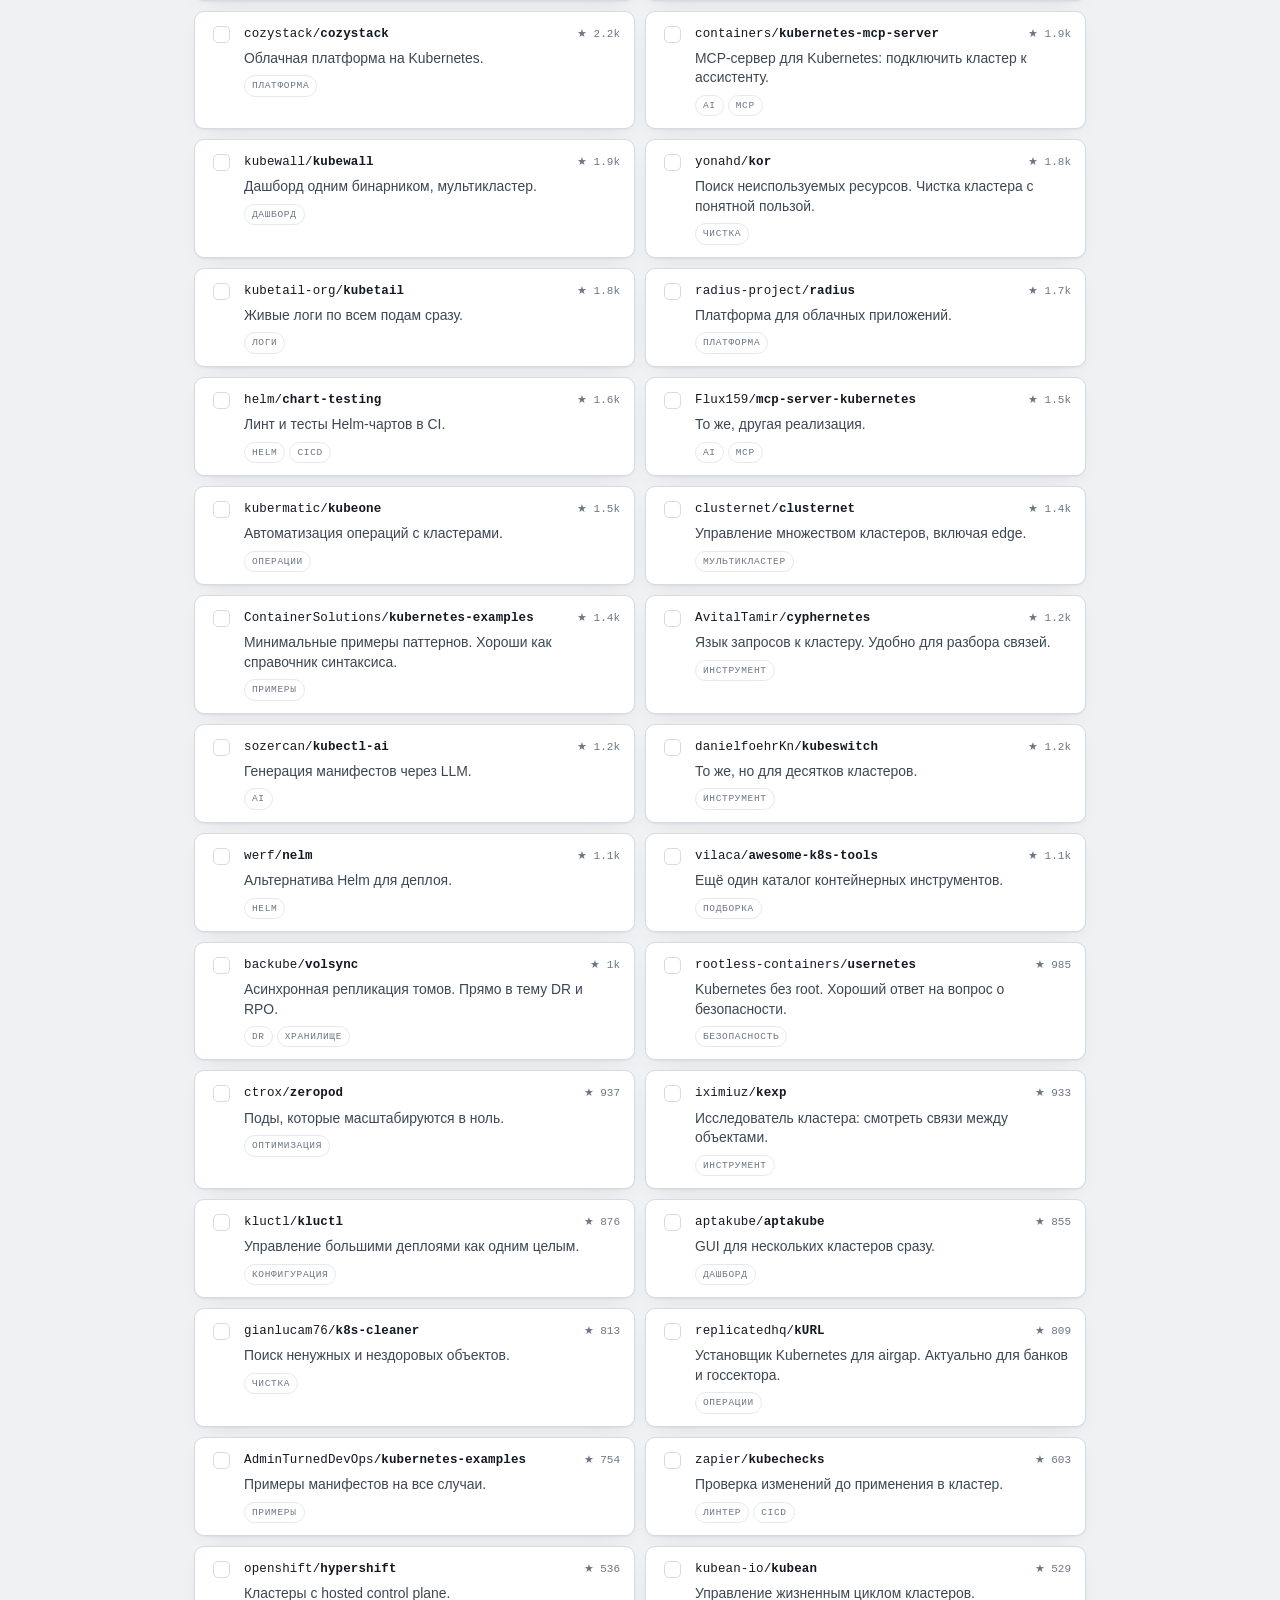
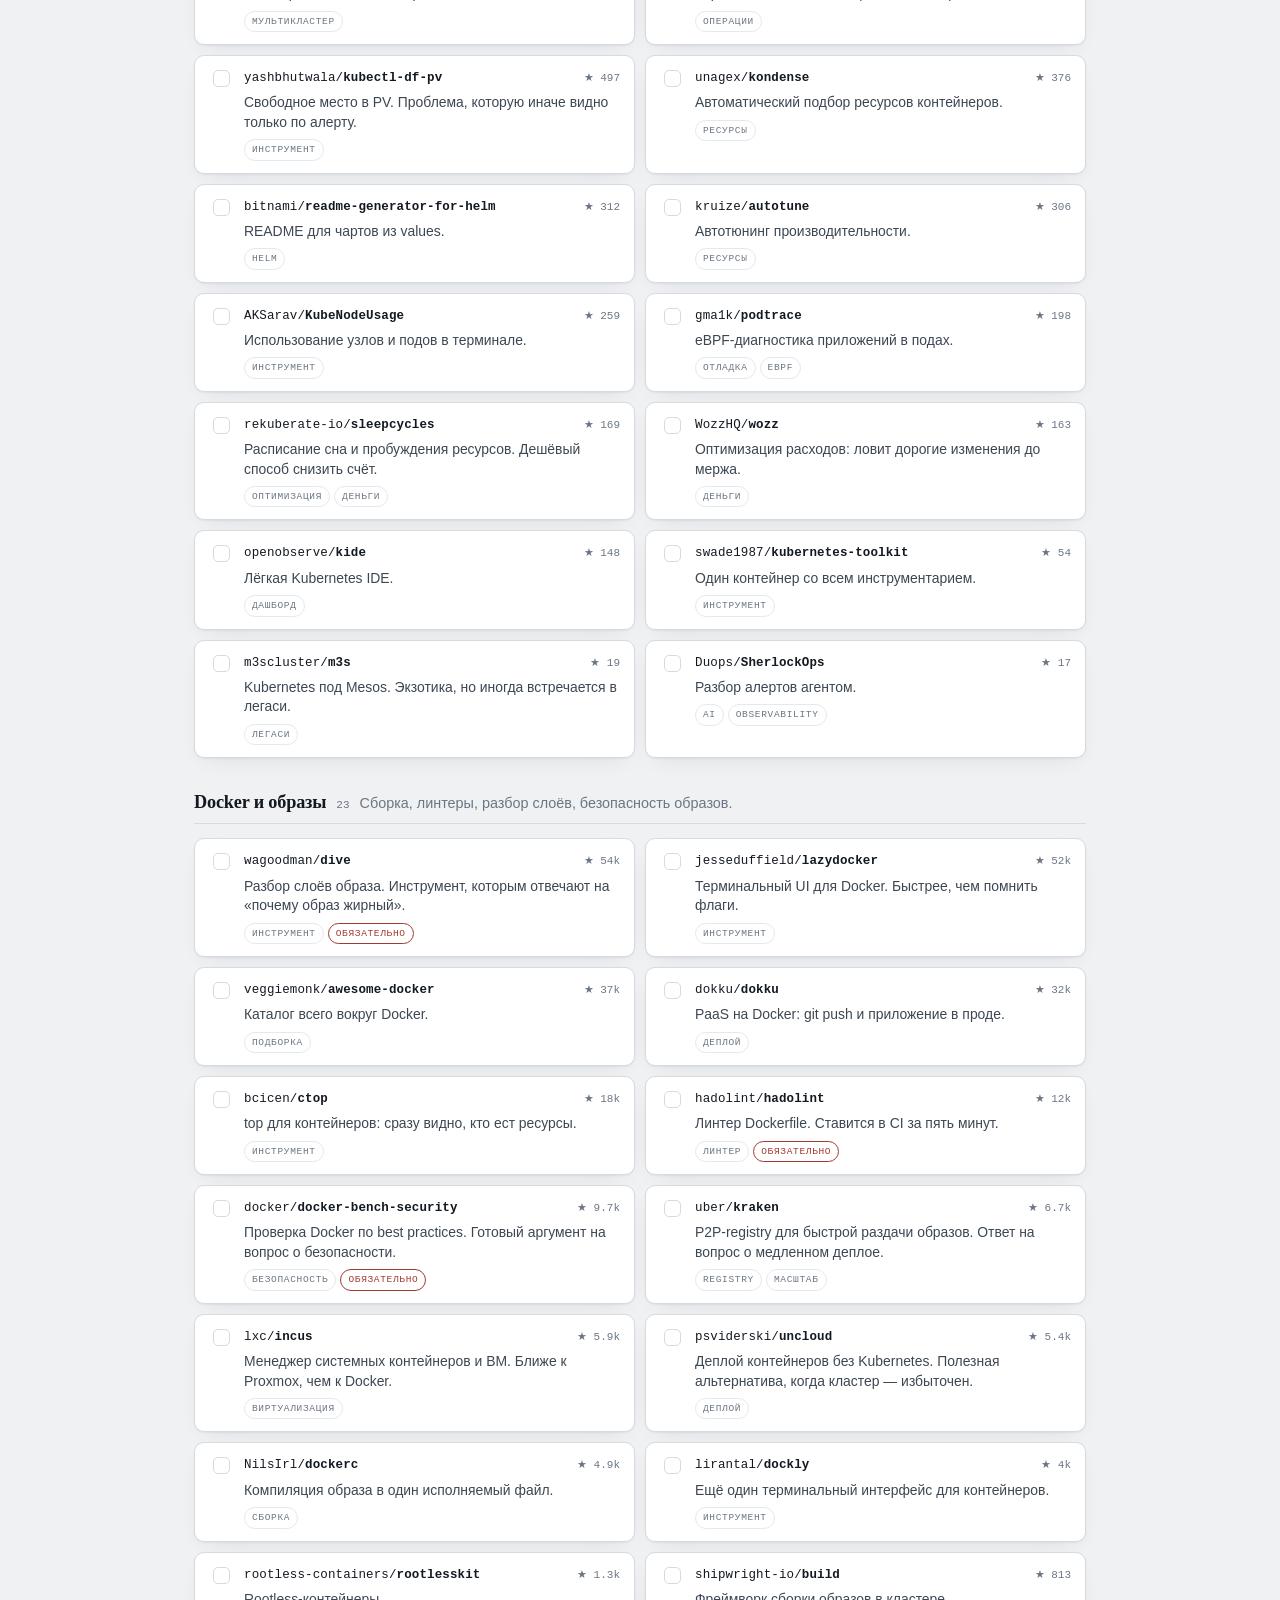
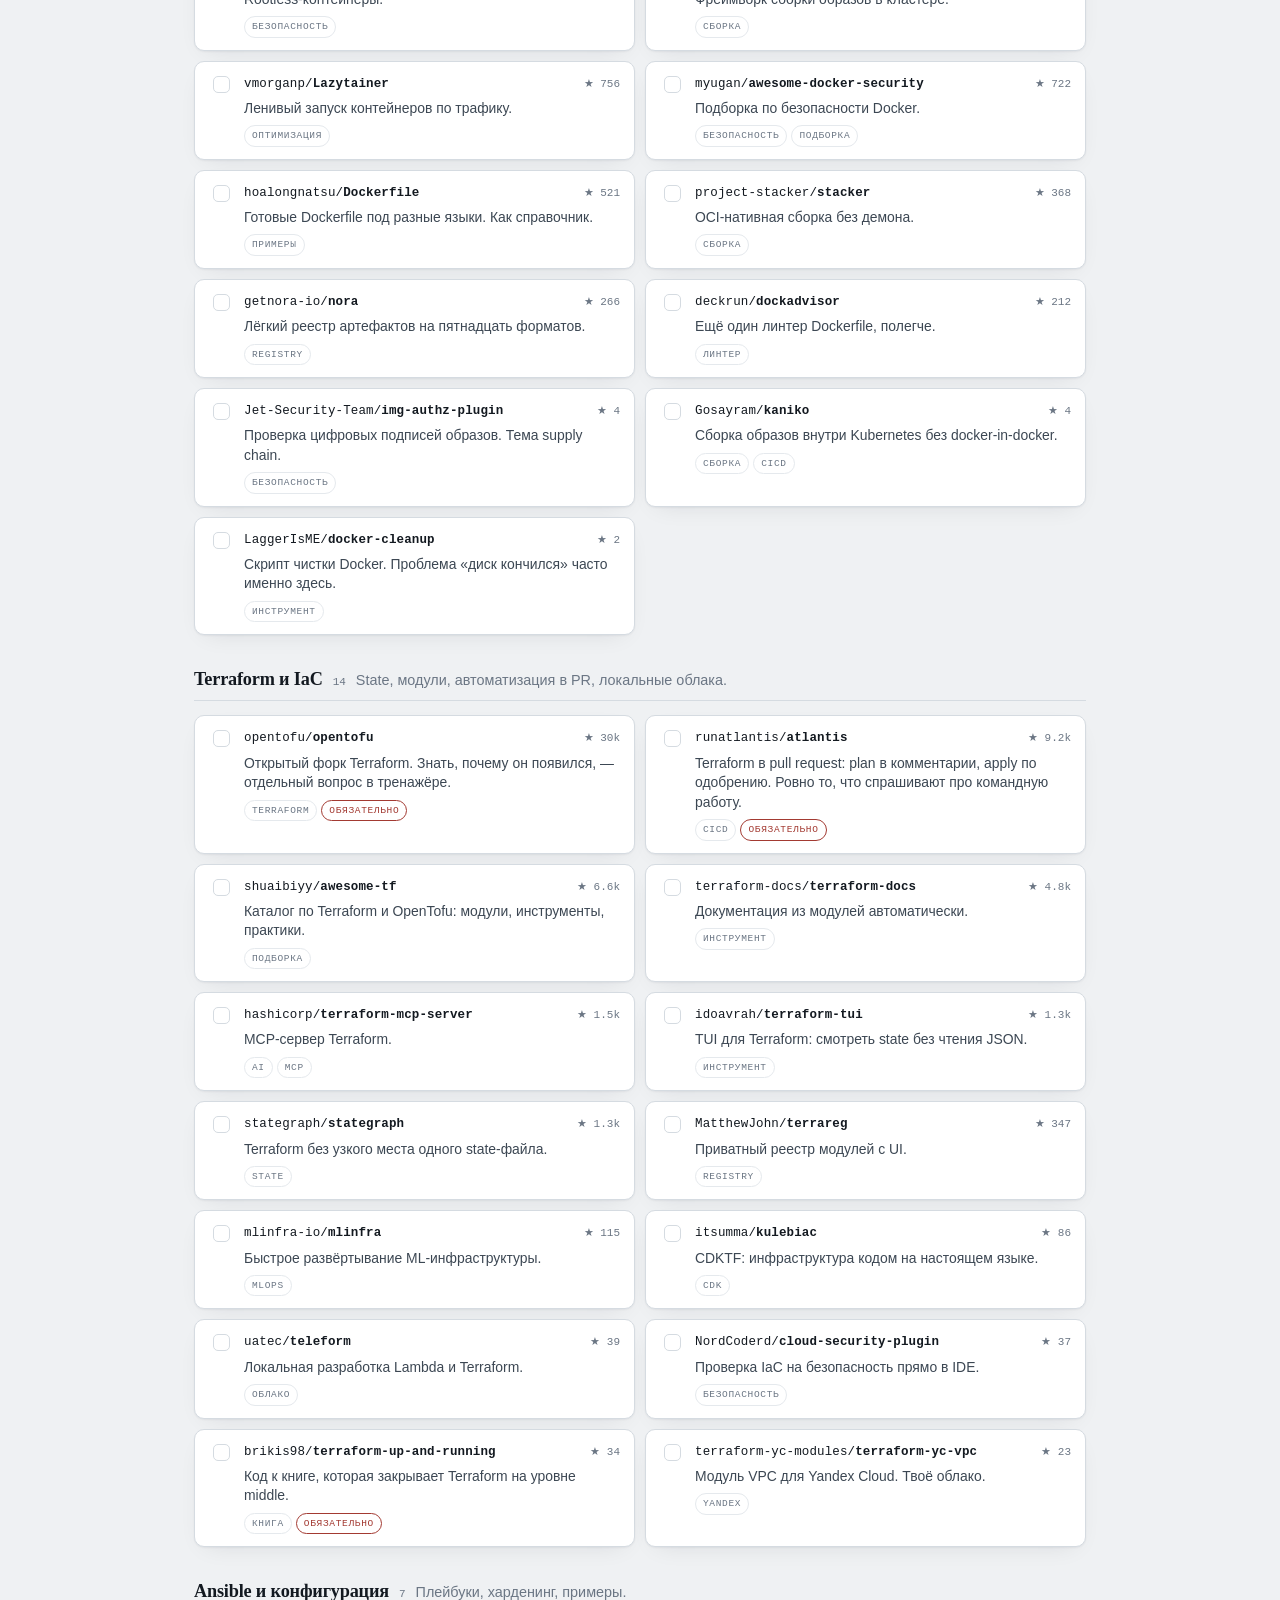
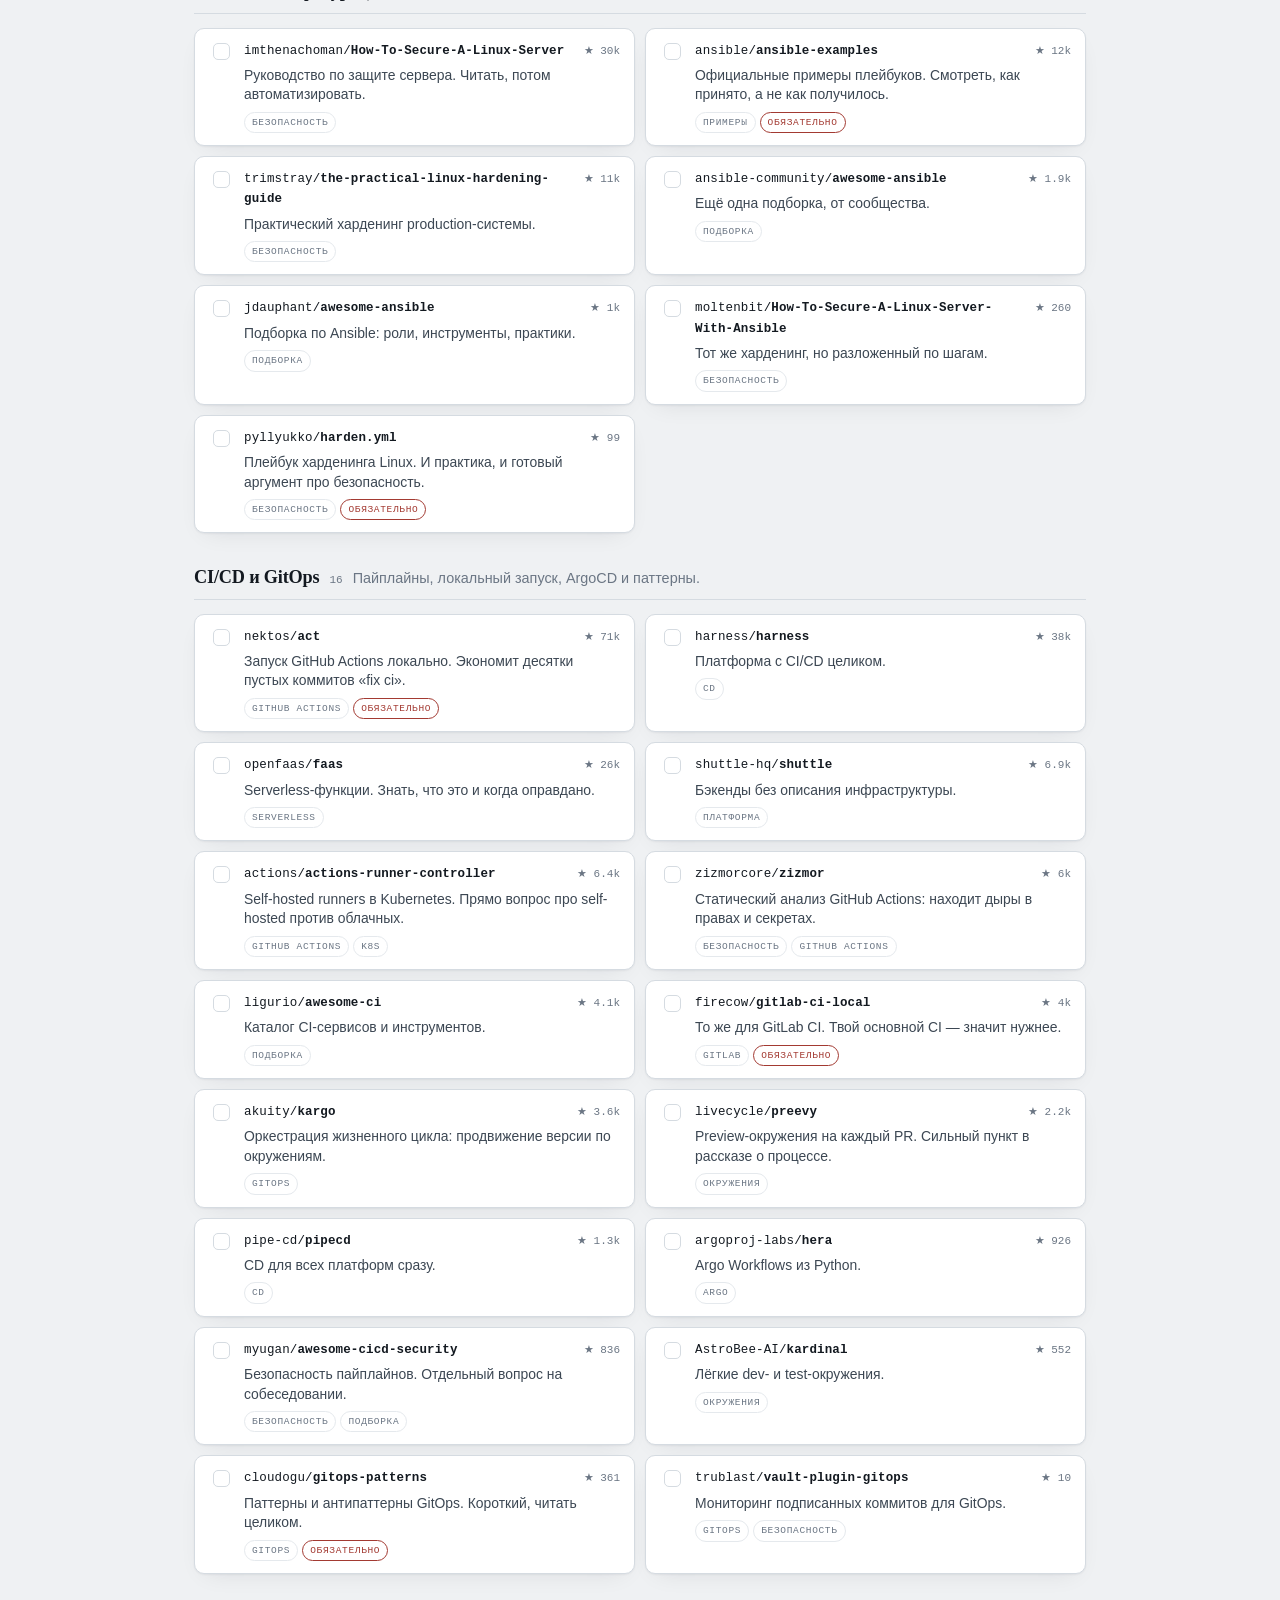
<file: docs/repos.html>
<!doctype html>
<html lang="ru">
<head>
<meta charset="utf-8">
<meta name="viewport" content="width=device-width, initial-scale=1">
<title>GitHub: материалы, экзамены, собеседования</title>
<meta name="description" content="Каталог GitHub-репозиториев для DevOps: курсы, лабы, подготовка к CKA и CKAD, банки вопросов для собеседований, проекты для портфолио, шпаргалки и инструменты. С поиском, фильтром и отметками о прохождении.">
<meta name="theme-color" content="#EFF1F3" media="(prefers-color-scheme: light)">
<meta name="theme-color" content="#0F1319" media="(prefers-color-scheme: dark)">
<link rel="stylesheet" href="style.css">
<link rel="manifest" href="manifest.webmanifest">
<script src="theme.js"></script>
<link rel="icon" href="data:image/svg+xml,<svg xmlns='http://www.w3.org/2000/svg' viewBox='0 0 100 100'><text y='.9em' font-size='90'>⎈</text></svg>">
<style>
  .bar{position:sticky;top:0;z-index:20;background:var(--bg);border-bottom:1px solid var(--line)}
  .bar-in{max-width:1240px;margin:0 auto;padding:11px 28px;display:flex;flex-wrap:wrap;
    align-items:center;gap:8px}
  .bar input[type=search]{font:inherit;font-size:.9rem;background:var(--surface);color:var(--ink);
    border:1px solid var(--line);border-radius:8px;padding:7px 12px;min-width:190px;flex:1;max-width:290px}
  .bar input[type=search]:focus{outline:none;border-color:var(--accent)}
  .chip{font-family:var(--mono);font-size:11px;letter-spacing:.04em;background:var(--surface);
    border:1px solid var(--line);color:var(--muted);padding:6px 11px;border-radius:7px;cursor:pointer}
  .chip:hover{border-color:var(--accent);color:var(--accent)}
  .chip.on{background:var(--accent);border-color:var(--accent);color:var(--surface)}
  .barscore{display:flex;align-items:center;gap:10px;margin-right:auto;font-family:var(--mono);font-size:11px;
    color:var(--muted);letter-spacing:.04em}
  .barscore .big{font-size:1.2rem;color:var(--accent);letter-spacing:-.02em}
  .barscore .meter{width:96px;height:5px;background:var(--line-soft);border-radius:3px;overflow:hidden;display:block}
  .barscore .mfill{display:block;height:100%;width:0;background:var(--accent);transition:width .3s ease}
  .tsep{width:1px;height:18px;background:var(--line);display:inline-block}

  .cats{display:flex;flex-wrap:wrap;gap:6px;margin:0 0 26px}

  .grp{margin:0 0 30px}
  .grp[hidden]{display:none}
  .grp-head{display:flex;align-items:baseline;gap:10px;flex-wrap:wrap;
    border-bottom:1px solid var(--line);padding-bottom:8px;margin-bottom:14px}
  .grp-head h2{font-size:1.14rem;margin:0}
  .grp-head .cnt{font-family:var(--mono);font-size:11px;color:var(--muted)}
  .grp-head .why{font-size:.9rem;color:var(--muted);flex:1 0 100%;margin:4px 0 0;max-width:var(--measure)}

  .list{display:grid;grid-template-columns:repeat(auto-fill,minmax(310px,1fr));gap:10px}
  .item{background:var(--surface);border:1px solid var(--line);border-radius:10px;padding:12px 14px;
    box-shadow:var(--shadow);display:flex;gap:11px;align-items:flex-start}
  .item[hidden]{display:none}
  .item.done{border-color:var(--s2,#1C6B4B)}
  .item.done .nm{color:var(--muted);text-decoration:line-through}
  .tick{appearance:none;-webkit-appearance:none;width:17px;height:17px;flex:none;margin-top:2px;
    border:1.5px solid var(--line);border-radius:5px;background:var(--surface);position:relative;cursor:pointer}
  .tick:hover{border-color:var(--accent)}
  .tick:checked{background:var(--s2,#1C6B4B);border-color:var(--s2,#1C6B4B)}
  .tick:checked::after{content:"";position:absolute;left:5px;top:2px;width:4px;height:8px;
    border:solid var(--surface);border-width:0 1.8px 1.8px 0;transform:rotate(45deg)}
  .body{min-width:0;flex:1}
  .row{display:flex;align-items:baseline;gap:9px}
  .st{font-size:11px;color:var(--muted);white-space:nowrap;margin-left:auto;
    font-variant-numeric:tabular-nums;cursor:help}
  .item.done .st{color:var(--line)}
  .nm{font-family:var(--mono);font-size:12.5px;color:var(--ink);text-decoration:none;
    word-break:break-word;display:inline-block;letter-spacing:.01em}
  .nm:hover{color:var(--accent);text-decoration:underline}
  .nm b{font-weight:600}
  .note{margin:5px 0 0;font-size:.87rem;color:var(--ink-2);line-height:1.4}
  .tags{display:flex;flex-wrap:wrap;gap:4px;margin:7px 0 0;padding:0;list-style:none}
  .tags li{font-family:var(--mono);font-size:9.5px;letter-spacing:.07em;text-transform:uppercase;
    border:1px solid var(--line-soft);border-radius:999px;padding:2px 7px;color:var(--muted)}
  .tags li.ru{border-color:var(--accent);color:var(--accent)}
  .tags li.hot{border-color:var(--s0,#A33A32);color:var(--s0,#A33A32)}

  .start{background:var(--surface);border:1px solid var(--accent);border-radius:11px;padding:18px 20px;
    margin:0 0 30px;box-shadow:var(--shadow)}
  .start p.pt{font-family:var(--mono);font-size:10.5px;letter-spacing:.12em;text-transform:uppercase;
    color:var(--accent);margin:0 0 9px}
  .start ol{margin:0;padding-left:20px}
  .start li{margin:0 0 7px;font-size:.94rem;color:var(--ink-2)}
  .start li code{font-size:.86rem}
  .empty{color:var(--muted);font-size:.94rem;margin:20px 0}
  .empty[hidden]{display:none}
  @media (max-width:900px){ .bar-in{padding:10px 18px} }
  @media print{ .bar,.topnav,.cats,.tick{display:none} .item{break-inside:avoid} body{background:#fff;color:#000} }
</style>
</head>
<body>

<nav class="topnav">
  <div class="topnav-in">
    <a class="brand" href="index.html">nurekella<b>/</b>devops</a>
    <a class="nl" href="index.html">главная</a>
    <a class="nl" href="qa-trainer.html">тренажёр</a>
    <a class="nl" href="course.html">курсы</a>
    <a class="nl" href="jobs.html">вакансии</a>
    <a class="nl" href="roadmap.html">roadmap</a>
    <a class="nl" href="resources.html">материалы</a>
    <a class="nl" href="repos.html" aria-current="page">репозитории</a>
    <a class="nl" href="checklist.html">чеклист</a>
    <a class="nl" href="devops-plan.html">план</a>
    <a class="nl" href="diary.html">дневник</a>
  </div>
</nav>

<div class="bar">
  <div class="bar-in">
    <span class="barscore">
      <span class="big" id="pct">0%</span>
      <span class="meter"><span class="mfill" id="mfill"></span></span>
      <span id="score">0 из 0 отмечено</span>
    </span>
    <input type="search" id="q" placeholder="поиск: kubernetes, terraform, cka…" aria-label="Поиск по репозиториям">
    <button class="chip" id="onlyTodo" type="button">только неотмеченные</button>
    <span class="tsep" aria-hidden="true"></span>
    <button class="chip" id="expand" type="button">свернуть всё</button>
    <button class="chip" id="reset" type="button">сбросить отметки</button>
  </div>
</div>

<div class="wrap">

  <header class="masthead">
    <p class="eyebrow">GitHub</p>
    <h1>Материалы, экзамены, собеседования</h1>
    <p class="lede">377 репозиториев из моих звёзд, разобранных по назначению: чему учиться, где практиковать руками, что открыть перед экзаменом, откуда брать вопросы для собеседования и что положить в портфолио. Всё остальное из пятисот с лишним звёзд сюда не попало — отсутствие фильтра и есть главная проблема больших коллекций. Внутри каждого раздела — по числу звёзд, от большего к меньшему; числа собраны 11 августа 2026 года. Отмечай пройденное галочкой: состояние сохраняется в браузере, отметки видны и с телефона, если открывать в том же браузере.</p>
  </header>

  <div class="start">
    <p class="pt">Если открыл впервые — порядок такой</p>
    <ol>
      <li><b>Замер.</b> Пройти <a href="qa-trainer.html">тренажёр</a> с фильтром <code>junior</code>, не открывая ответы. Без цифры дальше всё вслепую.</li>
      <li><b>Дыры.</b> Что провалил — закрыть по разделу «Курсы и программы», а не подряд.</li>
      <li><b>Руками.</b> Одна лаба в день из «Практика и лабы». Смотреть видео — не считается.</li>
      <li><b>Портфолио.</b> Один проект из «Проекты для портфолио», доведённый до конца. Весит больше сертификата.</li>
      <li><b>Экзамен.</b> Только когда предыдущее сделано: CKA закрывает вопрос о Kubernetes в резюме.</li>
    </ol>
  </div>

  <div class="cats" id="cats"></div>
  <div id="groups"></div>
  <p class="empty" id="empty" hidden>Ничего не нашлось — измени запрос или сними фильтр.</p>

  <footer class="site">
    <p>Список собран из моих <a href="https://github.com/nurekella?tab=stars">звёзд на GitHub</a> и отфильтрован: осталось то, что имеет отношение к работе и подготовке. Отобранное по темам с порядком прохождения — на странице <a href="resources.html">материалов</a>, вопросы — в <a href="qa-trainer.html">тренажёре</a>.</p>
  </footer>

</div>

<script>
(function(){
  var KEY="qa-repos-v1";
  var el=function(id){return document.getElementById(id)};

  // Категории: [id, заголовок, зачем]
  var CATS=[
    ["learn","Курсы и программы","Систематическое изучение с нуля или по темам. Брать одно, а не три."],
    ["labs","Практика и лабы","Руками, в браузере или локально. Единственное, что реально закрывает пробелы."],
    ["exam","Экзамены и сертификация","CKA, CKAD, CKS, KCSA: программы, мок-экзамены, купоны."],
    ["interview","Вопросы для собеседований","Банки вопросов. Другая формулировка того же вопроса — лучшая проверка понимания."],
    ["projects","Проекты для портфолио","То, что можно показать и о чём рассказать. Весит больше сертификата."],
    ["cheat","Шпаргалки и справочники","Открывать перед собеседованием, не учить с нуля."],
    ["k8s","Kubernetes","Внутренности, инструменты, отладка, дашборды."],
    ["docker","Docker и образы","Сборка, линтеры, разбор слоёв, безопасность образов."],
    ["iac","Terraform и IaC","State, модули, автоматизация в PR, локальные облака."],
    ["ansible","Ansible и конфигурация","Плейбуки, харденинг, примеры."],
    ["cicd","CI/CD и GitOps","Пайплайны, локальный запуск, ArgoCD и паттерны."],
    ["obs","Мониторинг, логи, SRE","Prometheus, Grafana, трейсы, алерты, дежурства."],
    ["sec","Безопасность","Сканеры, политики, харденинг, секреты, уязвимые стенды."],
    ["data","Базы данных","Репликация, бэкапы, PITR, пулы, анализ запросов."],
    ["net","Сети, SSH, доступы","Диагностика, bastion, VPN, identity."],
    ["tools","Инструменты на каждый день","То, что стоит поставить и перестать делать руками."],
    ["ru","На русском","Ближе всего к тому, как спрашивают на рынке КЗ и РФ."],
    ["awesome","Awesome-списки","Навигация, когда нужно найти инструмент в незнакомой области."]
  ];

  // [repo, note, tags, stars] — внутри раздела по звёздам, от большего к меньшему
  var DATA={
  learn:[
    ["codecrafters-io/build-your-own-x","Собрать свой Docker, свой Git, свой Redis. Лучший способ понять, как это работает внутри.",["глубже","практика"],538709],
    ["nilbuild/developer-roadmap","Интерактивные roadmap по ролям и инструментам. Хорош, чтобы не выучить лишнее.",["roadmap"],364159],
    ["practical-tutorials/project-based-learning","Учиться, собирая настоящие вещи. Против туториального паралича.",["практика"],278281],
    ["ByteByteGoHq/system-design-101","Системный дизайн наглядно. Для раздела «Архитектура» в тренажёре.",["архитектура"],86880],
    ["kelseyhightower/kubernetes-the-hard-way","Поднять кластер руками из компонентов. После этого вопрос про архитектуру перестаёт быть страшным.",["глубже","k8s","обязательно"],49428],
    ["alex/what-happens-when","Что происходит при вводе адреса в браузере. Классический вопрос-фильтр, разобранный до байтов.",["глубже","сети"],43282],
    ["NirDiamant/agents-towards-production","Как доводить AI-агентов до прода. Смежная область, но в вакансиях уже мелькает.",["ai"],21268],
    ["milanm/DevOps-Roadmap","Карта профессии целиком: что вообще входит в DevOps и в каком порядке. С неё удобно понять, чего не хватает.",["roadmap","старт"],20213],
    ["bregman-arie/devops-resources","Linux, Jenkins, AWS, Kubernetes — конспекты от автора devops-exercises.",["конспект"],9637],
    ["Tikam02/DevOps-Guide","Гайд от разработки до продакшена: концепции плюс конфигурации.",["курс"],9298],
    ["techiescamp/kubernetes-learning-path","Путь по Kubernetes от начального до продвинутого, со ссылками на практику.",["roadmap","k8s"],7611],
    ["iam-veeramalla/Docker-Zero-to-Hero","Docker с примерами, без воды.",["курс","docker"],7255],
    ["jamiehannaford/what-happens-when-k8s","Что происходит при <code>kubectl run</code>, по шагам. Прямо вопрос 59 тренажёра, только подробнее.",["глубже","k8s"],5104],
    ["iam-veeramalla/terraform-zero-to-hero","Terraform за семь дней. Ровно то, что спрашивают на middle.",["курс","iac"],4208],
    ["omerbsezer/Fast-Kubernetes","Формат «тема + лаба». Основной курс, если Nana покажется медленной.",["курс","лаба","k8s"],3610],
    ["CalvinXKY/InfraTech","Инфраструктура для ML: если целиться в MLOps-вакансии.",["mlops"],3453],
    ["iam-veeramalla/Kubernetes-Zero-to-Hero","Kubernetes для начинающих. Быстрее, чем видеокурс.",["курс","k8s"],2679],
    ["joseadanof/awesome-cloudnative-trainings","Тренинги CNCF, в основном бесплатные.",["подборка","cncf"],2390],
    ["lukemurraynz/awesome-azure-architecture","Архитектура Azure. Если вакансия на Azure.",["справочник","облако"],1720],
    ["Lets-DevOps/awesome-learning","Подборка учебных материалов по темам. Добор теории там, где провалил вопрос.",["подборка"],1656],
    ["iam-veeramalla/ansible-zero-to-hero","Основы Ansible на примерах.",["курс","ansible"],1638],
    ["codeaprendiz/learn-devops","Обучение через задачи, а не главы. Ложится на этапы roadmap.",["курс","практика"],1593],
    ["mikeroyal/Linux-Guide","Linux вширь: железо, облако, безопасность, графика. Справочник, не курс.",["справочник"],1296],
    ["makelinux/linux_kernel_map","Карта ядра. Открыть один раз, чтобы понимать, где что живёт.",["справочник"],1213],
    ["mikeroyal/AWS-Guide","AWS: сервисы, инструменты, сертификации. Если вакансия на AWS.",["справочник","облако"],555],
    ["proninyaroslav/linux-insides-ru","Про ядро Linux на русском. Для «Глубже» в вопросах о загрузке и памяти.",["ru","глубже"],508],
    ["Sagar2366/linux_the_final_boss","Программа по Linux с упором на то, что спрашивают на инфраструктурных интервью.",["курс","linux"],235],
    ["manikcloud/DevOps-Tutorial","Пошаговый туториал по инструментам. Полезен как второй проход.",["курс"],91],
    ["nigelpoulton/k8s101","Воркшоп Kubernetes 101 от автора книг. Короткий и точный.",["воркшоп","k8s"],84],
    ["devops-by-examples/complete-devops-course","DevOps с нуля одним курсом. Годится как основной трек, если хочется линейно.",["курс"],30]
  ],
  labs:[
    ["ripienaar/free-for-dev","Бесплатные тарифы SaaS/PaaS/IaaS. Из чего собирать лабы, не платя.",["подборка","лаба"],131495],
    ["localstack/localstack","Локальный AWS. Terraform-практика без счёта за облако.",["лаба","iac","облако"],65143],
    ["apple/container","Контейнеры на Mac через легковесные ВМ. Если ноут яблочный.",["docker"],48858],
    ["k3s-io/k3s","Лёгкий Kubernetes. Он же — то, что реально ставят в малых продах.",["k8s","лаба"],33714],
    ["floci-io/floci","Ещё один локальный AWS, полегче.",["лаба","облако"],19488],
    ["keploy/keploy","Изолированные песочницы с записанным трафиком.",["лаба"],18387],
    ["k3d-io/k3d","k3s в Docker: кластер за минуту на ноутбуке. Основной инструмент для домашних лаб.",["лаба","k8s","обязательно"],6516],
    ["k0sproject/k0s","Kubernetes-дистрибутив без лишних движений.",["k8s","лаба"],6419],
    ["madhuakula/kubernetes-goat","Намеренно уязвимый кластер. Проходить как сценарии, а не читать.",["лаба","безопасность","k8s"],5744],
    ["ministackorg/ministack","Локальный эмулятор AWS, 60+ сервисов.",["лаба","облако"],3995],
    ["vitobotta/hetzner-k3s","Прод-кластер на Hetzner за копейки. Хорошая база для портфолио.",["лаба","k8s","портфолио"],3660],
    ["srl-labs/containerlab","Сетевые лабы в контейнерах. Закрывает сетевые вопросы практикой, а не чтением.",["лаба","сети"],2727],
    ["ViktorUJ/cks","Платформа для изучения Kubernetes и AWS, с подготовкой к CKS. Одна из самых недооценённых в списке.",["лаба","экзамен","k8s"],1570],
    ["sivchari/kumo","Эмулятор сервисов AWS.",["лаба","облако"],1439],
    ["Manoj-engineer/k8squest","Игра-тренажёр по Kubernetes с траблшутингом. Локально, без облака.",["лаба","k8s"],1435],
    ["ngrok/webernetes","Kubernetes в браузере. Быстро показать что-то на пальцах.",["лаба","k8s"],1097],
    ["kubernetes-sigs/kube-scheduler-simulator","Симулятор планировщика: проверить taints и affinity, ничего не ломая.",["лаба","k8s"],1094],
    ["rancher/k3k","Kubernetes внутри Kubernetes: удобно для изолированных экспериментов.",["k8s","лаба"],892],
    ["Katakate/k7","Лёгкие VM-песочницы для своей инфраструктуры.",["лаба"],786],
    ["hcloud-k8s/terraform-hcloud-kubernetes","HA-кластер Talos на Hetzner через Terraform. Сразу и IaC, и Kubernetes.",["лаба","iac","k8s"],687],
    ["acrlabs/simkube","Записать и воспроизвести поведение кластера. Для экспериментов с планировщиком.",["лаба","k8s"],392],
    ["iximiuz/shellgym","Интерактивный тренажёр командной строки. Разминка на десять минут в день.",["лаба","linux"],328],
    ["acend/prometheus-training","Интерактивный тренинг по PromQL. Ровно тот пробел, который срезает на SRE-вопросах.",["лаба","observability","обязательно"],258],
    ["natrontech/kubelab","Практика Kubernetes в лабах.",["лаба","k8s"],246],
    ["kilian-ai/linuxontab","Linux-терминал в браузерной вкладке. Когда под рукой только телефон.",["лаба","linux"],106],
    ["vClusterLabs-Experiments/kubehatch","Виртуальные кластеры по требованию.",["k8s","лаба"],58]
  ],
  exam:[
    ["dgkanatsios/CKAD-exercises","Упражнения к CKAD. Тренируют скорость с kubectl, а не теорию.",["экзамен","лаба","k8s"],10085],
    ["cncf/curriculum","Официальная программа сертификаций CNCF. Первое, что открывать: экзамен спрашивает ровно это.",["экзамен","обязательно"],6640],
    ["joseadanof/awesome-cloudnative-trainings","Тренинги CNCF, часть — прямо под сертификации.",["экзамен","подборка"],2390],
    ["ViktorUJ/cks","Подготовка к CKS на живой платформе.",["экзамен","лаба"],1570],
    ["techiescamp/linux-foundation-coupon","Актуальные купоны Linux Foundation. CKA стоит дорого, скидки бывают до 40%.",["экзамен","деньги"],1511],
    ["sailor-sh/CK-X","Мок-экзамены CKAD, CKA и CKS с таймером. Проходить перед записью на настоящий.",["экзамен","k8s"],1104],
    ["CloudNativeStudyGroup/Free-Credly-Badges","Бесплатные курсы с бейджами Credly. Дешёвый способ оживить профиль до CKA.",["экзамен"],393],
    ["thiago4go/kubernetes-security-kcsa-mock","Мок-экзамен KCSA по безопасности Kubernetes.",["экзамен","безопасность"],294]
  ],
  interview:[
    ["bregman-arie/devops-exercises","Самый большой открытый банк вопросов и упражнений. Когда закроешь 250 в тренажёре — идти сюда за объёмом.",["вопросы","обязательно"],83943],
    ["kuchin/awesome-cto","Материалы для CTO. Полезно для senior-вопросов про деньги, людей и процессы.",["senior"],35303],
    ["trimstray/test-your-sysadmin-skills","284 вопроса по Linux, разбитые на junior / regular / senior / guru. Ответов нет — и это плюс: заставляет формулировать.",["вопросы","linux","грейды"],11816],
    ["moabukar/tech-vault","Вопросы плюс реальные технические задачи. Формат ближе к тому, что дают делать.",["вопросы","задачи"],3426],
    ["Swfuse/devops-interview","Вопросы и ответы DevOps и сисадмина на русском. Второй проход по темам.",["вопросы","ru"],1662],
    ["litu54/DevOps-Interview-Guide","Структурированный гайд по разделам: контейнеры, оркестрация, CI/CD, облака.",["вопросы"],955],
    ["NotHarshhaa/into-the-devops","Большой сборник по всем инструментам. Удобно прогонять как чек на пробелы.",["вопросы"],890],
    ["rmntrvn/adm_linux_ops_questions","Вопросы для собеседований Linux/DevOps на русском. Ближе всего к рынку КЗ и РФ.",["вопросы","ru"],715],
    ["Sagar2366/linux_the_final_boss","Linux вглубь, с прицелом на интервью.",["вопросы","linux"],235],
    ["UttkarshKesharwani/Kodekloud-100DaysOfDevops","Решения 100 дней DevOps-задач. Смотреть после своей попытки, не до.",["задачи"],3]
  ],
  projects:[
    ["practical-tutorials/project-based-learning","Идеи проектов, если ни одна из готовых не зацепила.",["портфолио"],278281],
    ["HariSekhon/DevOps-Bash-tools","1200+ скриптов DevOps. Читать как учебник по bash и как источник идей.",["bash","портфолио"],8368],
    ["samber/awesome-prometheus-alerts","Готовые правила алертов. Из них собирается вменяемый алертинг за вечер.",["observability","обязательно"],8139],
    ["stefanprodan/dockprom","Prometheus + Grafana + cAdvisor одним compose. Быстрый способ получить дашборд для демо.",["портфолио","observability"],6575],
    ["NotHarshhaa/DevOps-Projects","Реальные проекты от простых к сложным. Брать один и доводить до конца.",["портфолио","обязательно"],4852],
    ["dotdc/grafana-dashboards-kubernetes","Готовые дашборды Kubernetes. Не рисовать с нуля для показа.",["observability"],3638],
    ["hcloud-k8s/terraform-hcloud-kubernetes","Terraform + Talos + HA-кластер. Показывает IaC и Kubernetes одним репозиторием.",["портфолио","iac"],687],
    ["stevius10/Proxmox-GitOps","IaC-автоматизация контейнеров на Proxmox. Твой стек — почти готовое портфолио.",["портфолио","proxmox","gitops"],540],
    ["itsumma/kulebiac","CDKTF-фреймворк для облачной инфраструктуры любой сложности.",["iac"],86],
    ["terraform-yc-modules/terraform-yc-vpc","Модуль VPC для Yandex Cloud. Прямо по твоему облаку.",["портфолио","iac","yandex"],23],
    ["cicd-excellence/infra","Инфраструктурная половина той же связки. Вместе — готовый рассказ на собеседовании.",["портфолио","gitops"],10],
    ["cicd-excellence/app","Приложение для GitOps-пайплайна на GitHub Actions — половина связки.",["портфолио","cicd"],5]
  ],
  cheat:[
    ["trimstray/the-book-of-secret-knowledge","Списки, мануалы, однострочники. Раздел о Linux и сетях особенно хорош.",["справочник","обязательно"],237801],
    ["LeCoupa/awesome-cheatsheets","Шпаргалки по языкам и фреймворкам.",["шпаргалка"],46331],
    ["chubin/cheat.sh","Шпаргалка через <code>curl</code> прямо из терминала. Ставится за минуту, экономит годы.",["шпаргалка","обязательно"],41625],
    ["dastergon/awesome-sre","Вход в SRE-словарь, если SRE Workbook кажется длинным.",["sre","обязательно"],13430],
    ["arslanbilal/git-cheat-sheet","Git и git flow на одной странице.",["шпаргалка","git"],7421],
    ["cheatsnake/backend-cheats","Конспект по бэкенду: полезно, чтобы говорить с разработчиками на одном языке.",["справочник"],5021],
    ["fcambus/nginx-resources","Материалы по nginx, Lua, OpenResty. Если nginx в вакансии — открыть.",["nginx"],3802],
    ["crescentpartha/CheatSheets-for-Developers","Ещё один свод шпаргалок, местами полнее.",["шпаргалка"],1205],
    ["philippemerle/Awesome-Kubernetes-Architecture-Diagrams","Схемы архитектуры Kubernetes. Одна картинка вместо абзаца на собеседовании.",["k8s","схемы"],569],
    ["0xn3va/cheat-sheets","Шпаргалки по безопасности.",["шпаргалка","безопасность"],521],
    ["NotHarshhaa/devops-cheatsheet","Шпаргалки по инструментам DevOps в одном месте.",["шпаргалка"],335],
    ["dnaprawa/dockerfile-best-practices","Лучшие практики Dockerfile. Прямо ответ на задачу «перепиши этот Dockerfile».",["docker","обязательно"],254],
    ["devaaravmishra/git-commands","Базовые команды Git с пояснениями.",["шпаргалка","git"],20]
  ],
  k8s:[
    ["kubernetes/kubernetes","Исходники. Иногда быстрее прочитать код, чем документацию.",["глубже"],124408],
    ["derailed/k9s","Терминальный UI для кластера. После него <code>kubectl get</code> руками почти не нужен.",["инструмент","обязательно"],34322],
    ["backstage/backstage","Developer portal. Слово, которое стоит понимать на platform-вакансиях.",["платформа","обязательно"],34099],
    ["ahmetb/kubectx","Быстрое переключение кластеров и namespace. Экономит на живых задачах с таймером.",["инструмент","обязательно"],19936],
    ["kubeshark/kubeshark","Сетевая наблюдаемость на eBPF: видно трафик между сервисами.",["отладка","ebpf"],12035],
    ["nicolaka/netshoot","Контейнер со всеми сетевыми инструментами. Первое, что запускаешь при сетевой проблеме.",["отладка","сети","обязательно"],10932],
    ["kedacore/keda","Событийное автомасштабирование. Дополняет HPA там, где метрик CPU мало.",["масштаб"],10425],
    ["openebs/openebs","Container-native storage.",["хранилище"],9795],
    ["score-spec/spec","Спецификация workload: разработчик описывает, платформа исполняет.",["платформа"],8080],
    ["k8sgpt-ai/k8sgpt","Диагностика кластера с объяснением на человеческом.",["ai"],8068],
    ["aws/karpenter-provider-aws","Автомасштабирование узлов в AWS.",["масштаб","облако"],7694],
    ["GoogleCloudPlatform/kubectl-ai","AI-ассистент для kubectl.",["ai"],7543],
    ["freelensapp/freelens","Свободная IDE для Kubernetes.",["дашборд"],5378],
    ["helmfile/helmfile","Декларативный деплой чартов и kustomize. Ответ на вопрос про несколько окружений.",["helm"],5173],
    ["robusta-dev/krr","Рекомендации по requests и limits из данных Prometheus. Прямо ответ на вопрос про QoS.",["ресурсы","обязательно"],4678],
    ["kubero-dev/kubero","Self-hosted PaaS. Ответ на вопрос «как убрать себя из деплоя».",["платформа"],4383],
    ["stackrox/kube-linter","Статический анализ манифестов. Ловит то, что спрашивают в задаче «найди ошибки».",["линтер","обязательно"],3495],
    ["eldadru/ksniff","tcpdump внутри пода. Ответ на задачу «отладь сеть между подами».",["отладка","сети"],3475],
    ["collabnix/kubetools","Каталог инструментов Kubernetes: искать по задаче.",["подборка"],3461],
    ["HolmesGPT/holmesgpt","SRE-агент, проект CNCF Sandbox.",["ai","sre"],3039],
    ["kite-org/kite","Лёгкий современный дашборд с governance.",["дашборд"],2990],
    ["kubernetes-sigs/kro","Оркестратор ресурсов Kubernetes.",["платформа"],2990],
    ["inspektor-gadget/inspektor-gadget","Сбор данных в кластере через eBPF.",["отладка","ebpf"],2908],
    ["skyhook-io/radar","UI кластера с MCP-сервером для агентов.",["ai"],2840],
    ["kubernetes-sigs/kueue","Очереди задач в кластере.",["масштаб"],2793],
    ["grafana/tanka","Конфигурация Kubernetes без YAML-копипасты.",["конфигурация"],2684],
    ["cozystack/cozystack","Облачная платформа на Kubernetes.",["платформа"],2184],
    ["containers/kubernetes-mcp-server","MCP-сервер для Kubernetes: подключить кластер к ассистенту.",["ai","mcp"],1943],
    ["kubewall/kubewall","Дашборд одним бинарником, мультикластер.",["дашборд"],1923],
    ["yonahd/kor","Поиск неиспользуемых ресурсов. Чистка кластера с понятной пользой.",["чистка"],1806],
    ["kubetail-org/kubetail","Живые логи по всем подам сразу.",["логи"],1754],
    ["radius-project/radius","Платформа для облачных приложений.",["платформа"],1658],
    ["helm/chart-testing","Линт и тесты Helm-чартов в CI.",["helm","cicd"],1639],
    ["Flux159/mcp-server-kubernetes","То же, другая реализация.",["ai","mcp"],1524],
    ["kubermatic/kubeone","Автоматизация операций с кластерами.",["операции"],1522],
    ["clusternet/clusternet","Управление множеством кластеров, включая edge.",["мультикластер"],1447],
    ["ContainerSolutions/kubernetes-examples","Минимальные примеры паттернов. Хороши как справочник синтаксиса.",["примеры"],1420],
    ["AvitalTamir/cyphernetes","Язык запросов к кластеру. Удобно для разбора связей.",["инструмент"],1221],
    ["sozercan/kubectl-ai","Генерация манифестов через LLM.",["ai"],1195],
    ["danielfoehrKn/kubeswitch","То же, но для десятков кластеров.",["инструмент"],1183],
    ["werf/nelm","Альтернатива Helm для деплоя.",["helm"],1104],
    ["vilaca/awesome-k8s-tools","Ещё один каталог контейнерных инструментов.",["подборка"],1066],
    ["backube/volsync","Асинхронная репликация томов. Прямо в тему DR и RPO.",["dr","хранилище"],1003],
    ["rootless-containers/usernetes","Kubernetes без root. Хороший ответ на вопрос о безопасности.",["безопасность"],985],
    ["ctrox/zeropod","Поды, которые масштабируются в ноль.",["оптимизация"],937],
    ["iximiuz/kexp","Исследователь кластера: смотреть связи между объектами.",["инструмент"],933],
    ["kluctl/kluctl","Управление большими деплоями как одним целым.",["конфигурация"],876],
    ["aptakube/aptakube","GUI для нескольких кластеров сразу.",["дашборд"],855],
    ["gianlucam76/k8s-cleaner","Поиск ненужных и нездоровых объектов.",["чистка"],813],
    ["replicatedhq/kURL","Установщик Kubernetes для airgap. Актуально для банков и госсектора.",["операции"],809],
    ["AdminTurnedDevOps/kubernetes-examples","Примеры манифестов на все случаи.",["примеры"],754],
    ["zapier/kubechecks","Проверка изменений до применения в кластер.",["линтер","cicd"],603],
    ["openshift/hypershift","Кластеры с hosted control plane.",["мультикластер"],536],
    ["kubean-io/kubean","Управление жизненным циклом кластеров.",["операции"],529],
    ["yashbhutwala/kubectl-df-pv","Свободное место в PV. Проблема, которую иначе видно только по алерту.",["инструмент"],497],
    ["unagex/kondense","Автоматический подбор ресурсов контейнеров.",["ресурсы"],376],
    ["bitnami/readme-generator-for-helm","README для чартов из values.",["helm"],312],
    ["kruize/autotune","Автотюнинг производительности.",["ресурсы"],306],
    ["AKSarav/KubeNodeUsage","Использование узлов и подов в терминале.",["инструмент"],259],
    ["gma1k/podtrace","eBPF-диагностика приложений в подах.",["отладка","ebpf"],198],
    ["rekuberate-io/sleepcycles","Расписание сна и пробуждения ресурсов. Дешёвый способ снизить счёт.",["оптимизация","деньги"],169],
    ["WozzHQ/wozz","Оптимизация расходов: ловит дорогие изменения до мержа.",["деньги"],163],
    ["openobserve/kide","Лёгкая Kubernetes IDE.",["дашборд"],148],
    ["swade1987/kubernetes-toolkit","Один контейнер со всем инструментарием.",["инструмент"],54],
    ["m3scluster/m3s","Kubernetes под Mesos. Экзотика, но иногда встречается в легаси.",["легаси"],19],
    ["Duops/SherlockOps","Разбор алертов агентом.",["ai","observability"],17]
  ],
  docker:[
    ["wagoodman/dive","Разбор слоёв образа. Инструмент, которым отвечают на «почему образ жирный».",["инструмент","обязательно"],54440],
    ["jesseduffield/lazydocker","Терминальный UI для Docker. Быстрее, чем помнить флаги.",["инструмент"],52395],
    ["veggiemonk/awesome-docker","Каталог всего вокруг Docker.",["подборка"],36622],
    ["dokku/dokku","PaaS на Docker: git push и приложение в проде.",["деплой"],32106],
    ["bcicen/ctop","top для контейнеров: сразу видно, кто ест ресурсы.",["инструмент"],17815],
    ["hadolint/hadolint","Линтер Dockerfile. Ставится в CI за пять минут.",["линтер","обязательно"],12348],
    ["docker/docker-bench-security","Проверка Docker по best practices. Готовый аргумент на вопрос о безопасности.",["безопасность","обязательно"],9684],
    ["uber/kraken","P2P-registry для быстрой раздачи образов. Ответ на вопрос о медленном деплое.",["registry","масштаб"],6735],
    ["lxc/incus","Менеджер системных контейнеров и ВМ. Ближе к Proxmox, чем к Docker.",["виртуализация"],5915],
    ["psviderski/uncloud","Деплой контейнеров без Kubernetes. Полезная альтернатива, когда кластер — избыточен.",["деплой"],5442],
    ["NilsIrl/dockerc","Компиляция образа в один исполняемый файл.",["сборка"],4911],
    ["lirantal/dockly","Ещё один терминальный интерфейс для контейнеров.",["инструмент"],4030],
    ["rootless-containers/rootlesskit","Rootless-контейнеры.",["безопасность"],1292],
    ["shipwright-io/build","Фреймворк сборки образов в кластере.",["сборка"],813],
    ["vmorganp/Lazytainer","Ленивый запуск контейнеров по трафику.",["оптимизация"],756],
    ["myugan/awesome-docker-security","Подборка по безопасности Docker.",["безопасность","подборка"],722],
    ["hoalongnatsu/Dockerfile","Готовые Dockerfile под разные языки. Как справочник.",["примеры"],521],
    ["project-stacker/stacker","OCI-нативная сборка без демона.",["сборка"],368],
    ["getnora-io/nora","Лёгкий реестр артефактов на пятнадцать форматов.",["registry"],266],
    ["deckrun/dockadvisor","Ещё один линтер Dockerfile, полегче.",["линтер"],212],
    ["Jet-Security-Team/img-authz-plugin","Проверка цифровых подписей образов. Тема supply chain.",["безопасность"],4],
    ["Gosayram/kaniko","Сборка образов внутри Kubernetes без docker-in-docker.",["сборка","cicd"],4],
    ["LaggerIsME/docker-cleanup","Скрипт чистки Docker. Проблема «диск кончился» часто именно здесь.",["инструмент"],2]
  ],
  iac:[
    ["opentofu/opentofu","Открытый форк Terraform. Знать, почему он появился, — отдельный вопрос в тренажёре.",["terraform","обязательно"],29750],
    ["runatlantis/atlantis","Terraform в pull request: plan в комментарии, apply по одобрению. Ровно то, что спрашивают про командную работу.",["cicd","обязательно"],9229],
    ["shuaibiyy/awesome-tf","Каталог по Terraform и OpenTofu: модули, инструменты, практики.",["подборка"],6563],
    ["terraform-docs/terraform-docs","Документация из модулей автоматически.",["инструмент"],4810],
    ["hashicorp/terraform-mcp-server","MCP-сервер Terraform.",["ai","mcp"],1501],
    ["idoavrah/terraform-tui","TUI для Terraform: смотреть state без чтения JSON.",["инструмент"],1289],
    ["stategraph/stategraph","Terraform без узкого места одного state-файла.",["state"],1257],
    ["MatthewJohn/terrareg","Приватный реестр модулей с UI.",["registry"],347],
    ["mlinfra-io/mlinfra","Быстрое развёртывание ML-инфраструктуры.",["mlops"],115],
    ["itsumma/kulebiac","CDKTF: инфраструктура кодом на настоящем языке.",["cdk"],86],
    ["uatec/teleform","Локальная разработка Lambda и Terraform.",["облако"],39],
    ["NordCoderd/cloud-security-plugin","Проверка IaC на безопасность прямо в IDE.",["безопасность"],37],
    ["brikis98/terraform-up-and-running","Код к книге, которая закрывает Terraform на уровне middle.",["книга","обязательно"],34],
    ["terraform-yc-modules/terraform-yc-vpc","Модуль VPC для Yandex Cloud. Твоё облако.",["yandex"],23]
  ],
  ansible:[
    ["imthenachoman/How-To-Secure-A-Linux-Server","Руководство по защите сервера. Читать, потом автоматизировать.",["безопасность"],30259],
    ["ansible/ansible-examples","Официальные примеры плейбуков. Смотреть, как принято, а не как получилось.",["примеры","обязательно"],12074],
    ["trimstray/the-practical-linux-hardening-guide","Практический харденинг production-системы.",["безопасность"],10808],
    ["ansible-community/awesome-ansible","Ещё одна подборка, от сообщества.",["подборка"],1930],
    ["jdauphant/awesome-ansible","Подборка по Ansible: роли, инструменты, практики.",["подборка"],1003],
    ["moltenbit/How-To-Secure-A-Linux-Server-With-Ansible","Тот же харденинг, но разложенный по шагам.",["безопасность"],260],
    ["pyllyukko/harden.yml","Плейбук харденинга Linux. И практика, и готовый аргумент про безопасность.",["безопасность","обязательно"],99]
  ],
  cicd:[
    ["nektos/act","Запуск GitHub Actions локально. Экономит десятки пустых коммитов «fix ci».",["github actions","обязательно"],71463],
    ["harness/harness","Платформа с CI/CD целиком.",["cd"],37766],
    ["openfaas/faas","Serverless-функции. Знать, что это и когда оправдано.",["serverless"],26218],
    ["shuttle-hq/shuttle","Бэкенды без описания инфраструктуры.",["платформа"],6929],
    ["actions/actions-runner-controller","Self-hosted runners в Kubernetes. Прямо вопрос про self-hosted против облачных.",["github actions","k8s"],6428],
    ["zizmorcore/zizmor","Статический анализ GitHub Actions: находит дыры в правах и секретах.",["безопасность","github actions"],6007],
    ["ligurio/awesome-ci","Каталог CI-сервисов и инструментов.",["подборка"],4129],
    ["firecow/gitlab-ci-local","То же для GitLab CI. Твой основной CI — значит нужнее.",["gitlab","обязательно"],4042],
    ["akuity/kargo","Оркестрация жизненного цикла: продвижение версии по окружениям.",["gitops"],3555],
    ["livecycle/preevy","Preview-окружения на каждый PR. Сильный пункт в рассказе о процессе.",["окружения"],2225],
    ["pipe-cd/pipecd","CD для всех платформ сразу.",["cd"],1340],
    ["argoproj-labs/hera","Argo Workflows из Python.",["argo"],926],
    ["myugan/awesome-cicd-security","Безопасность пайплайнов. Отдельный вопрос на собеседовании.",["безопасность","подборка"],836],
    ["AstroBee-AI/kardinal","Лёгкие dev- и test-окружения.",["окружения"],552],
    ["cloudogu/gitops-patterns","Паттерны и антипаттерны GitOps. Короткий, читать целиком.",["gitops","обязательно"],361],
    ["trublast/vault-plugin-gitops","Мониторинг подписанных коммитов для GitOps.",["gitops","безопасность"],10]
  ],
  obs:[
    ["louislam/uptime-kuma","Мониторинг доступности, ставится за десять минут.",["алерты","старт"],90082],
    ["netdata/netdata","Наблюдаемость из коробки, почти без настройки.",["observability"],80127],
    ["GyulyVGC/sniffnet","Наглядный мониторинг трафика.",["сети"],40497],
    ["SigNoz/signoz","Логи, метрики и трейсы в одном месте.",["observability"],31817],
    ["grafana/loki","Логи по модели Prometheus.",["логи"],28714],
    ["tsenart/vegeta","Нагрузочное тестирование HTTP. Прямо в тему вопроса о производительности.",["нагрузка","обязательно"],25146],
    ["henrygd/beszel","Лёгкий мониторинг серверов с историей.",["серверы"],24197],
    ["osquery/osquery","Состояние ОС через SQL. Мощная штука для аудита парка.",["аудит"],23450],
    ["openobserve/openobserve","Ещё одна open-source платформа наблюдаемости.",["observability"],20916],
    ["dastergon/awesome-sre","Материалы по SRE и production engineering.",["sre"],13430],
    ["keephq/keep","AIOps и управление алертами: дедупликация и маршрутизация.",["алерты"],12198],
    ["TwiN/gatus","Status page с алертингом.",["алерты"],11784],
    ["gcla/termshark","Wireshark в терминале.",["сети"],9955],
    ["hyperdxio/hyperdx","Разбор проблем прода.",["observability"],9818],
    ["samber/awesome-prometheus-alerts","Готовые правила алертов на все компоненты. Начинать алертинг отсюда, а не с чистого листа.",["prometheus","обязательно"],8139],
    ["coroot/coroot","APM с поиском первопричины. Полезно для вопроса «кто тормозит».",["observability"],7868],
    ["arkime/arkime","Полный захват пакетов в больших объёмах.",["сети"],7442],
    ["newsapps/beeswithmachineguns","Распределённая нагрузка с микроинстансов.",["нагрузка"],6628],
    ["stefanprodan/dockprom","Готовый стек мониторинга на compose.",["grafana","старт"],6575],
    ["prometheus/blackbox_exporter","Проверки доступности снаружи. Первое, что ставят к новому сервису.",["prometheus"],5822],
    ["grafana-cold-storage/oncall","Дежурства и реагирование на инциденты. Тема senior-вопроса про on-call.",["sre","обязательно"],3889],
    ["dotdc/grafana-dashboards-kubernetes","Современные дашборды Kubernetes.",["grafana"],3638],
    ["microsoft/retina","Сетевая наблюдаемость на eBPF.",["ebpf","сети"],3167],
    ["openlit/openlit","Наблюдаемость для AI-нагрузок.",["observability","ai"],2680],
    ["grafana/beyla","Автоинструментирование приложений на eBPF: трейсы без правки кода.",["трейсы","ebpf"],2085],
    ["warpnet/awesome-prometheus","Каталог всего вокруг Prometheus.",["prometheus","подборка"],1858],
    ["kffl/speedbump","Эмуляция сетевых задержек: проверить, как деградирует сервис.",["нагрузка"],1559],
    ["ravikiranvm/aws-finops-dashboard","Расходы AWS в терминале. Ответ на вопрос про контроль затрат.",["деньги"],1276],
    ["kpcyrd/sniffglue","Безопасный многопоточный сниффер.",["сети"],1266],
    ["sensu/sensu-go","Мониторинг для нескольких облаков.",["observability"],1109],
    ["howardjohn/gateway-api-bench","Бенчмарки Gateway API.",["нагрузка"],809],
    ["securityjoes/MasterParser","Разбор логов Linux при инциденте.",["логи","безопасность"],762],
    ["ribbybibby/ssl_exporter","Метрики по срокам TLS-сертификатов. Классическая авария, которую легко предотвратить.",["prometheus"],597],
    ["Enapiuz/awesome-monitoring","Каталог инструментов мониторинга.",["подборка"],420],
    ["acend/prometheus-training","Интерактивная практика PromQL.",["prometheus","лаба","обязательно"],258],
    ["stolostron/multicluster-observability-operator","Наблюдаемость нескольких кластеров через Thanos.",["мультикластер"],140],
    ["dominikhei/cardamon","Чистка неиспользуемых метрик. Прямо тема кардинальности.",["prometheus"],124],
    ["rootprint/rootprint","Self-hosted управление логами.",["логи"],78],
    ["sdk445/hmon","Мониторинг ресурсов в реальном времени.",["серверы"],74],
    ["getpusk/pusk","Self-hosted алерты для ops с Telegram-ботом.",["алерты"],71],
    ["slok/alertgram","Алерты Alertmanager в Telegram. Самый быстрый способ получать их на телефон.",["алерты"],68],
    ["ALEYI17/InfraSight","eBPF-наблюдаемость Linux и Kubernetes.",["ebpf"],37],
    ["muaaz-ur-habibi/termatus","Статус системы в терминале.",["серверы"],34]
  ],
  sec:[
    ["swisskyrepo/PayloadsAllTheThings","Пейлоады и байпасы. Полезно понимать, от чего защищаешь.",["пентест"],79939],
    ["rapid7/metasploit-framework","Metasploit. Знать, что это, и уметь объяснить, зачем оно у злоумышленника.",["пентест"],38787],
    ["aquasecurity/trivy","Уязвимости, misconfig, секреты, SBOM — одним инструментом. Первое, что ставят в пайплайн.",["сканер","обязательно"],37359],
    ["Infisical/infisical","Управление секретами и ротация.",["секреты"],28666],
    ["CISOfy/lynis","Аудит безопасности Linux. Запустить на своём сервере — сразу видно, что не так.",["аудит"],16139],
    ["sbilly/awesome-security","Общий каталог по безопасности.",["подборка"],14743],
    ["google/oss-fuzz","Непрерывный фаззинг open source.",["тестирование"],12543],
    ["edoardottt/awesome-hacker-search-engines","Поисковики для разведки. Полезно для аудита своей же инфраструктуры.",["osint"],11023],
    ["kyverno/kyverno","Политики как код для Kubernetes. Ответ на «как запретить root в проде».",["политики","обязательно"],8026],
    ["sottlmarek/DevSecOps","Большая библиотека DevSecOps.",["подборка"],6832],
    ["madhuakula/kubernetes-goat","Уязвимый кластер: пройти сценарии и понять, как ломают.",["лаба","обязательно"],5744],
    ["devsecops/awesome-devsecops","Основной каталог DevSecOps.",["подборка"],5452],
    ["deepfence/SecretScanner","Поиск секретов в образах и файловых системах.",["секреты"],3379],
    ["kubearmor/KubeArmor","Runtime-защита нагрузок.",["runtime"],2578],
    ["m14r41/PentestingEverything","Материалы по VAPT и AppSec.",["пентест"],2029],
    ["isindir/sops-secrets-operator","SOPS-секреты в Kubernetes. Практика GitOps без утечек.",["секреты","gitops"],466],
    ["rynosec/LEAKEY","Проверка утёкших ключей на валидность.",["секреты"],381],
    ["Swordfish-Security/awesome-devsecops-russia","DevSecOps на русском. Практики под местные требования.",["ru","подборка"],352],
    ["tprynn/web-methodology","Методология тестирования веб-безопасности.",["пентест"],215],
    ["MegaManSec/Gixy-Next","Сканер конфигов nginx: находит опасные и медленные места.",["nginx"],184],
    ["buddhsen-tripathi/OSINT-Kit","Инструменты OSINT.",["osint"],171],
    ["vishalgarg-sec/Software-Supply-Chain-Security","Supply chain: SBOM, подписи, provenance. Тема senior-вопроса.",["supply chain"],150],
    ["Jet-Security-Team/Jet-Container-Security-Framework","Фреймворк безопасности контейнеров.",["контейнеры"],67],
    ["FalcoSuessgott/vault-kubernetes-kms","Шифрование Secret через Vault как KMS. Прямо ответ на «правда ли Secret защищён».",["секреты","обязательно"],66],
    ["Hunterdii/Awesome-Hacking","Хаб по безопасности и пентесту.",["подборка"],50],
    ["nocomplexity/codeaudit","Анализ безопасности Python-кода.",["код"],42],
    ["litmuschaos/litmus-mcp-server","Chaos engineering: контролируемые отказы. Тема senior-вопроса.",["chaos"],18]
  ],
  data:[
    ["apache/kafka","Kafka. Знать разницу с очередью — отдельный вопрос.",["kafka"],33518],
    ["electric-sql/pglite","Postgres, встроенный в приложение.",["postgres"],15741],
    ["dbt-labs/dbt-core","Трансформации данных по инженерным правилам. Если рядом есть аналитика.",["data"],13618],
    ["dhamaniasad/awesome-postgres","Ещё один каталог по PostgreSQL.",["подборка"],12043],
    ["flyway/flyway","Миграции баз. Ответ на вопрос про миграции при деплое.",["миграции","обязательно"],9985],
    ["paradedb/paradedb","Postgres для поиска и аналитики.",["postgres"],9144],
    ["cloudnative-pg/cloudnative-pg","Самый популярный оператор PostgreSQL для Kubernetes.",["postgres","k8s"],9124],
    ["databasus/databasus","Бэкап PostgreSQL с PITR. Ровно то, что спрашивают про восстановление на точку.",["бэкап","обязательно"],7890],
    ["pgbouncer/pgbouncer","Пул соединений PostgreSQL. Прямо вопрос про PgBouncer в тренажёре.",["postgres","обязательно"],4308],
    ["darold/pgbadger","Анализатор логов PostgreSQL: находит медленные запросы.",["postgres","обязательно"],4049],
    ["gobackup/gobackup","Бэкапы баз и файлов по расписанию.",["бэкап"],2776],
    ["eduardolat/pgbackweb","Бэкапы PostgreSQL через веб-интерфейс.",["бэкап","postgres"],2615],
    ["kafbat/kafka-ui","Веб-UI для Kafka: смотреть топики и лаг.",["kafka"],2583],
    ["vicanso/zedis","Быстрый GUI для Redis.",["redis"],1993],
    ["diskoverdata/diskover-community","Индексация и поиск по файлам. Помогает найти, чем занят диск.",["хранилище"],1811],
    ["GreenmaskIO/greenmask","Анонимизация базы для тестовых окружений. Важно в банке.",["данные"],1743],
    ["datalens-tech/datalens","Аналитика и дашборды.",["data"],1694],
    ["openGemini/openGemini","Распределённая time-series база, проект CNCF.",["tsdb"],1172],
    ["sauljabin/kaskade","Kafka в терминале.",["kafka"],1021],
    ["databacker/mysql-backup","Автобэкапы MySQL в контейнере.",["бэкап","mysql"],758],
    ["veegres/ivory","Работа с кластерами Patroni и PostgreSQL через UI.",["postgres"],263],
    ["pg-tr/awesome-postgres","Каталог по PostgreSQL.",["подборка"],200],
    ["nixys/go-nxs-backup","Бэкапы с ротацией и доставкой.",["бэкап"],31]
  ],
  net:[
    ["fatedier/frp","Быстрый реверс-прокси для проброса сервисов.",["туннели"],108709],
    ["juanfont/headscale","Self-hosted Tailscale.",["vpn"],42728],
    ["schollz/croc","Безопасная передача файлов между машинами.",["инструмент"],39643],
    ["keycloak/keycloak","Identity and access management. Классика, которую спрашивают по имени.",["identity","обязательно"],36126],
    ["netbirdio/netbird","Оверлей-сеть на WireGuard.",["vpn"],28253],
    ["wg-easy/wg-easy","WireGuard с веб-админкой за пять минут.",["vpn"],26641],
    ["cilium/cilium","Сеть, безопасность и наблюдаемость на eBPF. Основной CNI на серьёзных кластерах.",["cni","k8s","обязательно"],24910],
    ["goauthentik/authentik","Аутентификация как сервис.",["identity"],24589],
    ["anderspitman/awesome-tunneling","Каталог туннелей и альтернатив ngrok.",["подборка"],21590],
    ["netbox-community/netbox","Source of truth для сети. Слово, которое ждут от инфраструктурного инженера.",["инвентарь","обязательно"],21295],
    ["gravitational/teleport","Доступ к инфраструктуре с аудитом. Тема вопроса про выдачу доступов.",["доступы","обязательно"],20791],
    ["Termix-SSH/Termix","Self-hosted управление SSH и удалёнкой.",["ssh"],14710],
    ["zitadel/zitadel","Ещё одна платформа identity.",["identity"],14698],
    ["xpipe-io/xpipe","Вся инфраструктура из одного окна.",["ssh"],14400],
    ["drakkan/sftpgo","SFTP, FTP, WebDAV сервер.",["файлы"],12388],
    ["firezone/firezone","Zero-trust доступ на WireGuard.",["vpn"],9007],
    ["tinyauthapp/tinyauth","Минимальный OpenID-сервер: понять протокол на маленьком примере.",["identity","глубже"],8109],
    ["warp-tech/warpgate","Bastion для SSH, HTTPS, Kubernetes и баз.",["доступы"],7556],
    ["dehydrated-io/dehydrated","ACME-клиент на shell. Понять, как выпускается сертификат, без магии certbot.",["tls","глубже"],6239],
    ["pomerium/pomerium","Context-aware access proxy.",["доступы"],4947],
    ["gnmyt/Nexterm","Управление серверами: SSH, VNC, RDP.",["ssh"],4929],
    ["linuxserver/docker-swag","nginx с автоматическим Let's Encrypt в контейнере.",["nginx","tls"],3709],
    ["the-tcpdump-group/tcpdump","tcpdump. Не инструмент, а базовая грамотность.",["диагностика","обязательно"],3224],
    ["strongswan/strongswan","IPsec VPN. Встречается в банковских интеграциях.",["vpn"],2937],
    ["moul/awesome-ssh","Каталог по SSH.",["подборка"],2830],
    ["DefGuard/defguard","Zero-trust управление доступом.",["vpn"],2800],
    ["strace/strace","strace. Ответ на вопрос «процесс висит, а логов нет».",["диагностика","обязательно"],2668],
    ["shellhub-io/shellhub","Централизованный доступ к Linux-устройствам.",["ssh"],2057],
    ["cedrickchee/awesome-wireguard","Каталог по WireGuard.",["подборка"],1485],
    ["Gu1llaum-3/sshm","Управление SSH-хостами из терминала.",["ssh"],1354],
    ["karam-ajaj/atlas","Обнаружение и визуализация сети.",["инвентарь"],1300],
    ["nginx/nginx-gateway-fabric","Gateway API на NGINX. Замена ingress-nginx, о которой уже спрашивают.",["ingress"],1139],
    ["vmware/pinniped","Единый вход в кластеры Kubernetes.",["доступы","k8s"],735],
    ["ShadowArcanist/netviz","Рисование сетевых схем в браузере. Для собеседования по системному дизайну.",["схемы"],716],
    ["nginx-le/nginx-le","То же, другой образ.",["nginx","tls"],686],
    ["encodeous/nylon","Self-healing mesh на WireGuard.",["vpn"],501],
    ["Derssa/Torollo","Визуальная песочница по системному дизайну и сетям.",["схемы","лаба"],399],
    ["Arlandaren/nginx-template","Универсальный шаблон деплоя nginx.",["nginx"],27],
    ["Juul/autossh_reverse_tunnel","Обратный туннель, который сам поднимается. Полезный трюк для доступа к закрытым сетям.",["туннели"],17],
    ["ubermorgenland/ingress-migration-kit","Миграция с ingress-nginx: инвентаризация и план.",["ingress"],16]
  ],
  tools:[
    ["awesome-selfhosted/awesome-selfhosted","Каталог self-hosted сервисов. Из них собирается домашний прод.",["подборка","лаба"],311989],
    ["modelcontextprotocol/servers","Реализации MCP-серверов: подключить свои инструменты к ассистенту.",["ai","mcp"],89441],
    ["jesseduffield/lazygit","Терминальный UI для git. Конфликты и rebase перестают пугать.",["git","обязательно"],81229],
    ["Eugeny/tabby","Терминал с менеджером соединений.",["терминал"],73875],
    ["kelseyhightower/nocode","Самый надёжный способ писать приложения — не писать их. Шутка, но с полезной моралью.",["шутка"],65603],
    ["warpdotdev/warp","Терминал, выросший в среду разработки.",["терминал"],64135],
    ["ghostty-org/ghostty","Быстрый терминал.",["терминал"],59510],
    ["helix-editor/helix","Модальный редактор без конфигов.",["редактор"],45787],
    ["chubin/cheat.sh","Шпаргалка прямо в терминале.",["терминал","обязательно"],41625],
    ["koalaman/shellcheck","Статический анализ shell. После него bash-скрипты перестают падать по глупости.",["bash","обязательно"],39851],
    ["atuinsh/atuin","История shell с поиском и синхронизацией. Мелочь, которая экономит часы.",["терминал"],31116],
    ["mikeroyal/Self-Hosting-Guide","Гайд по self-hosting: домашняя лаба как тренажёр.",["лаба"],22221],
    ["wavetermdev/waveterm","Терминал с интеграцией AI.",["терминал"],21993],
    ["muesli/duf","Наглядная замена df.",["терминал"],15260],
    ["dlvhdr/gh-dash","Дашборд GitHub в терминале.",["git"],12287],
    ["mvdan/sh","Парсер и форматтер shell: единый стиль в скриптах.",["bash"],8965],
    ["HariSekhon/DevOps-Bash-tools","1200+ готовых скриптов. И справочник, и источник идей.",["bash"],8368],
    ["charmbracelet/soft-serve","Self-hosted git-сервер для командной строки.",["git"],7143],
    ["PatchMon/PatchMon","Управление обновлениями Linux. Прямо вопрос про сотню серверов.",["обновления"],3238],
    ["PabloLec/RecoverPy","Восстановление удалённых файлов. На случай, когда уже поздно.",["восстановление"],1784],
    ["stakpak/agent","Агент для поддержания приложений в рабочем состоянии.",["ai"],1727],
    ["zentyal/zentyal","Linux-сервер для малого бизнеса с AD-совместимостью.",["ad"],616],
    ["akin-ozer/cc-devops-skills","DevOps-скиллы для Claude Code. Ускоряет рутину, если пользуешься.",["ai"],292]
  ],
  ru:[
    ["datalens-tech/datalens","Аналитика и дашборды от Яндекса.",["data"],1694],
    ["Swfuse/devops-interview","Вопросы и ответы DevOps и сисадмина.",["вопросы"],1662],
    ["werf/nelm","Деплой в Kubernetes от команды werf.",["k8s"],1104],
    ["rmntrvn/adm_linux_ops_questions","Вопросы для собеседований Linux и DevOps. Ближе всего к рынку КЗ и РФ.",["вопросы","обязательно"],715],
    ["proninyaroslav/linux-insides-ru","Про ядро Linux. Для ответов уровня «Глубже».",["глубже"],508],
    ["Swordfish-Security/awesome-devsecops-russia","DevSecOps на русском, с учётом местных требований.",["безопасность"],352],
    ["veegres/ivory","UI для кластеров Patroni.",["postgres"],263],
    ["itsumma/kulebiac","CDKTF-фреймворк, российская разработка.",["iac"],86],
    ["krekhovx/krxnotes","Заметки по Linux на русском. Короткие, по делу.",["заметки"],31],
    ["nixys/go-nxs-backup","Бэкапы с ротацией, российская разработка.",["бэкап"],31],
    ["Arlandaren/nginx-template","Шаблон деплоя nginx.",["nginx"],27],
    ["terraform-yc-modules/terraform-yc-vpc","Модуль VPC для Yandex Cloud.",["iac","yandex"],23],
    ["nurzhanme/DbAutoDoc","Автодокументация схемы базы через SchemaSpy.",["data"],5]
  ],
  awesome:[
    ["sindresorhus/awesome","Корень всех awesome-списков. Точка входа, когда область незнакома.",["навигация"],494564],
    ["awesome-foss/awesome-sysadmin","То же, поддерживаемая версия.",["sysadmin"],34873],
    ["luong-komorebi/Awesome-Linux-Software","Софт для Linux.",["linux"],25561],
    ["kahun/awesome-sysadmin","Каталог для сисадмина.",["sysadmin"],24346],
    ["ramitsurana/awesome-kubernetes","Каталог по Kubernetes.",["k8s"],16048],
    ["donnemartin/awesome-aws","Каталог по AWS.",["облако"],14110],
    ["wmariuss/awesome-devops","Ещё один каталог: платформы, инструменты, практики.",["devops"],4321],
    ["rootsongjc/awesome-cloud-native","Каталог cloud native.",["cncf"],2432],
    ["awesome-soft/awesome-devops","Каталог по DevOps.",["devops"],533],
    ["Hunterdii/Awesome-Hacking","Каталог по безопасности.",["безопасность"],50]
  ]
  };

  var state={};
  try{ state=JSON.parse(localStorage.getItem(KEY))||{} }catch(e){ state={} }
  function save(){ try{localStorage.setItem(KEY,JSON.stringify(state))}catch(e){} }

  // Часть репозиториев намеренно стоит в двух разделах (лаба и экзамен, инструмент и «на русском»).
  // Поэтому счёт идёт по уникальным именам, а отметка синхронизируется между копиями.
  var cat="all", query="", todoOnly=false, collapsed=false;
  var IDS={}, total=0, cards=0;

  function esc(t){ return String(t||"").replace(/[&<>"]/g,function(c){
    return {"&":"&amp;","<":"&lt;",">":"&gt;",'"':"&quot;"}[c] }) }

  // 494564 → 495k, 8139 → 8.1k, 715 → 715
  function kilo(n){
    n=+n||0;
    if(n>=10000) return Math.round(n/1000)+"k";
    if(n>=1000) return (n/1000).toFixed(1).replace(/\.0$/,"")+"k";
    return String(n);
  }
  function grouped(n){ return String(+n||0).replace(/\B(?=(\d{3})+(?!\d))/g," ") }

  // Порядок внутри раздела: по звёздам, от большего к меньшему
  CATS.forEach(function(c){
    var arr=DATA[c[0]]||[];
    arr.sort(function(a,b){ return (b[3]||0)-(a[3]||0) });
    arr.forEach(function(it){ IDS[it[0]]=1; cards++ });
  });
  total=Object.keys(IDS).length;

  var chips='<button class="chip on" data-cat="all" type="button">все <b>'+total+'</b></button>';
  CATS.forEach(function(c){
    var n=(DATA[c[0]]||[]).length;
    chips+='<button class="chip" data-cat="'+c[0]+'" type="button">'+esc(c[1])+' <b>'+n+'</b></button>';
  });
  el("cats").innerHTML=chips;

  // Группы
  var html="";
  CATS.forEach(function(c){
    var items=DATA[c[0]]||[];
    html+='<section class="grp" data-grp="'+c[0]+'">'
      +'<div class="grp-head"><h2>'+esc(c[1])+'</h2>'
      +'<span class="cnt" data-gcnt="'+c[0]+'">'+items.length+'</span>'
      +'<p class="why">'+esc(c[2])+'</p></div><div class="list">'
      + items.map(function(it){
          var repo=it[0], note=it[1], tags=it[2]||[], st=it[3]||0;
          var id=repo;
          var on=!!state[id];
          var tagHtml=tags.map(function(t){
            var cls = t==="ru" ? " class=\"ru\"" : (t==="обязательно" ? " class=\"hot\"" : "");
            return "<li"+cls+">"+esc(t)+"</li>";
          }).join("");
          var parts=repo.split("/");
          return '<div class="item'+(on?" done":"")+'" data-id="'+esc(id)+'" '
            +'data-text="'+esc((repo+" "+note+" "+tags.join(" ")).toLowerCase())+'">'
            +'<input class="tick" type="checkbox" '+(on?"checked":"")+' aria-label="Отметить '+esc(repo)+'">'
            +'<div class="body">'
            +'<div class="row">'
            +'<a class="nm" href="https://github.com/'+esc(repo)+'" target="_blank" rel="noopener">'
            + esc(parts[0])+'/<b>'+esc(parts[1]||"")+'</b></a>'
            +'<span class="st mono" title="'+grouped(st)+' звёзд на 11 августа 2026">★ '+kilo(st)+'</span>'
            +'</div>'
            +'<p class="note">'+note+'</p>'
            + (tagHtml?'<ul class="tags">'+tagHtml+'</ul>':'')
            +'</div></div>';
        }).join("")
      +'</div></section>';
  });
  el("groups").innerHTML=html;

  function apply(){
    var shown=0;
    document.querySelectorAll(".grp").forEach(function(g){
      var id=g.getAttribute("data-grp"), vis=0;
      g.querySelectorAll(".item").forEach(function(it){
        var ok=true;
        if(cat!=="all" && cat!==id) ok=false;
        if(ok&&todoOnly&&state[it.getAttribute("data-id")]) ok=false;
        if(ok&&query) ok=it.getAttribute("data-text").indexOf(query)>-1;
        it.hidden=!ok;
        if(ok) vis++;
      });
      var c=g.querySelector("[data-gcnt]"); if(c) c.textContent=vis;
      g.hidden=(vis===0)||(collapsed&&cat==="all"&&!query);
      shown+=vis;
    });
    el("empty").hidden=(shown>0)||collapsed;
    if(collapsed&&cat==="all"&&!query) el("empty").hidden=true;
  }

  function recount(){
    var done=0;
    Object.keys(state).forEach(function(id){ if(IDS[id]) done++ });
    var pct=total?Math.round(done/total*100):0;
    el("pct").textContent=pct+"%";
    el("mfill").style.width=pct+"%";
    el("score").textContent=done+" из "+total+" отмечено";
  }

  document.addEventListener("change",function(e){
    var t=e.target.closest(".tick");
    if(!t) return;
    var id=t.closest(".item").getAttribute("data-id"), on=t.checked;
    if(on) state[id]=1; else delete state[id];
    // один и тот же репозиторий может стоять в нескольких разделах — синхронизируем все копии
    document.querySelectorAll('.item[data-id="'+id.replace(/"/g,'\\"')+'"]').forEach(function(copy){
      copy.classList.toggle("done",on);
      var box=copy.querySelector(".tick"); if(box) box.checked=on;
    });
    save(); recount(); if(todoOnly) apply();
  });

  document.querySelectorAll("[data-cat]").forEach(function(b){
    b.addEventListener("click",function(){
      document.querySelectorAll("[data-cat]").forEach(function(x){x.classList.remove("on")});
      b.classList.add("on"); cat=b.getAttribute("data-cat");
      if(cat!=="all") collapsed=false, el("expand").textContent="свернуть всё";
      apply();
      if(cat!=="all"){
        var g=document.querySelector('.grp[data-grp="'+cat+'"]');
        if(g) g.scrollIntoView({block:"start",behavior:"smooth"});
      }
    });
  });

  el("q").addEventListener("input",function(e){
    query=e.target.value.trim().toLowerCase();
    if(query) collapsed=false, el("expand").textContent="свернуть всё";
    apply();
  });

  el("onlyTodo").addEventListener("click",function(){
    todoOnly=!todoOnly;
    el("onlyTodo").classList.toggle("on",todoOnly);
    apply();
  });

  el("expand").addEventListener("click",function(){
    collapsed=!collapsed;
    el("expand").textContent=collapsed?"показать всё":"свернуть всё";
    apply();
    if(collapsed) window.scrollTo({top:0,behavior:"smooth"});
  });

  el("reset").addEventListener("click",function(){
    if(!confirm("Снять все отметки о пройденном?")) return;
    state={}; save();
    document.querySelectorAll(".tick").forEach(function(t){t.checked=false});
    document.querySelectorAll(".item").forEach(function(i){i.classList.remove("done")});
    recount(); apply();
  });

  recount(); apply();
})();
</script>
</body>
</html>
</file>
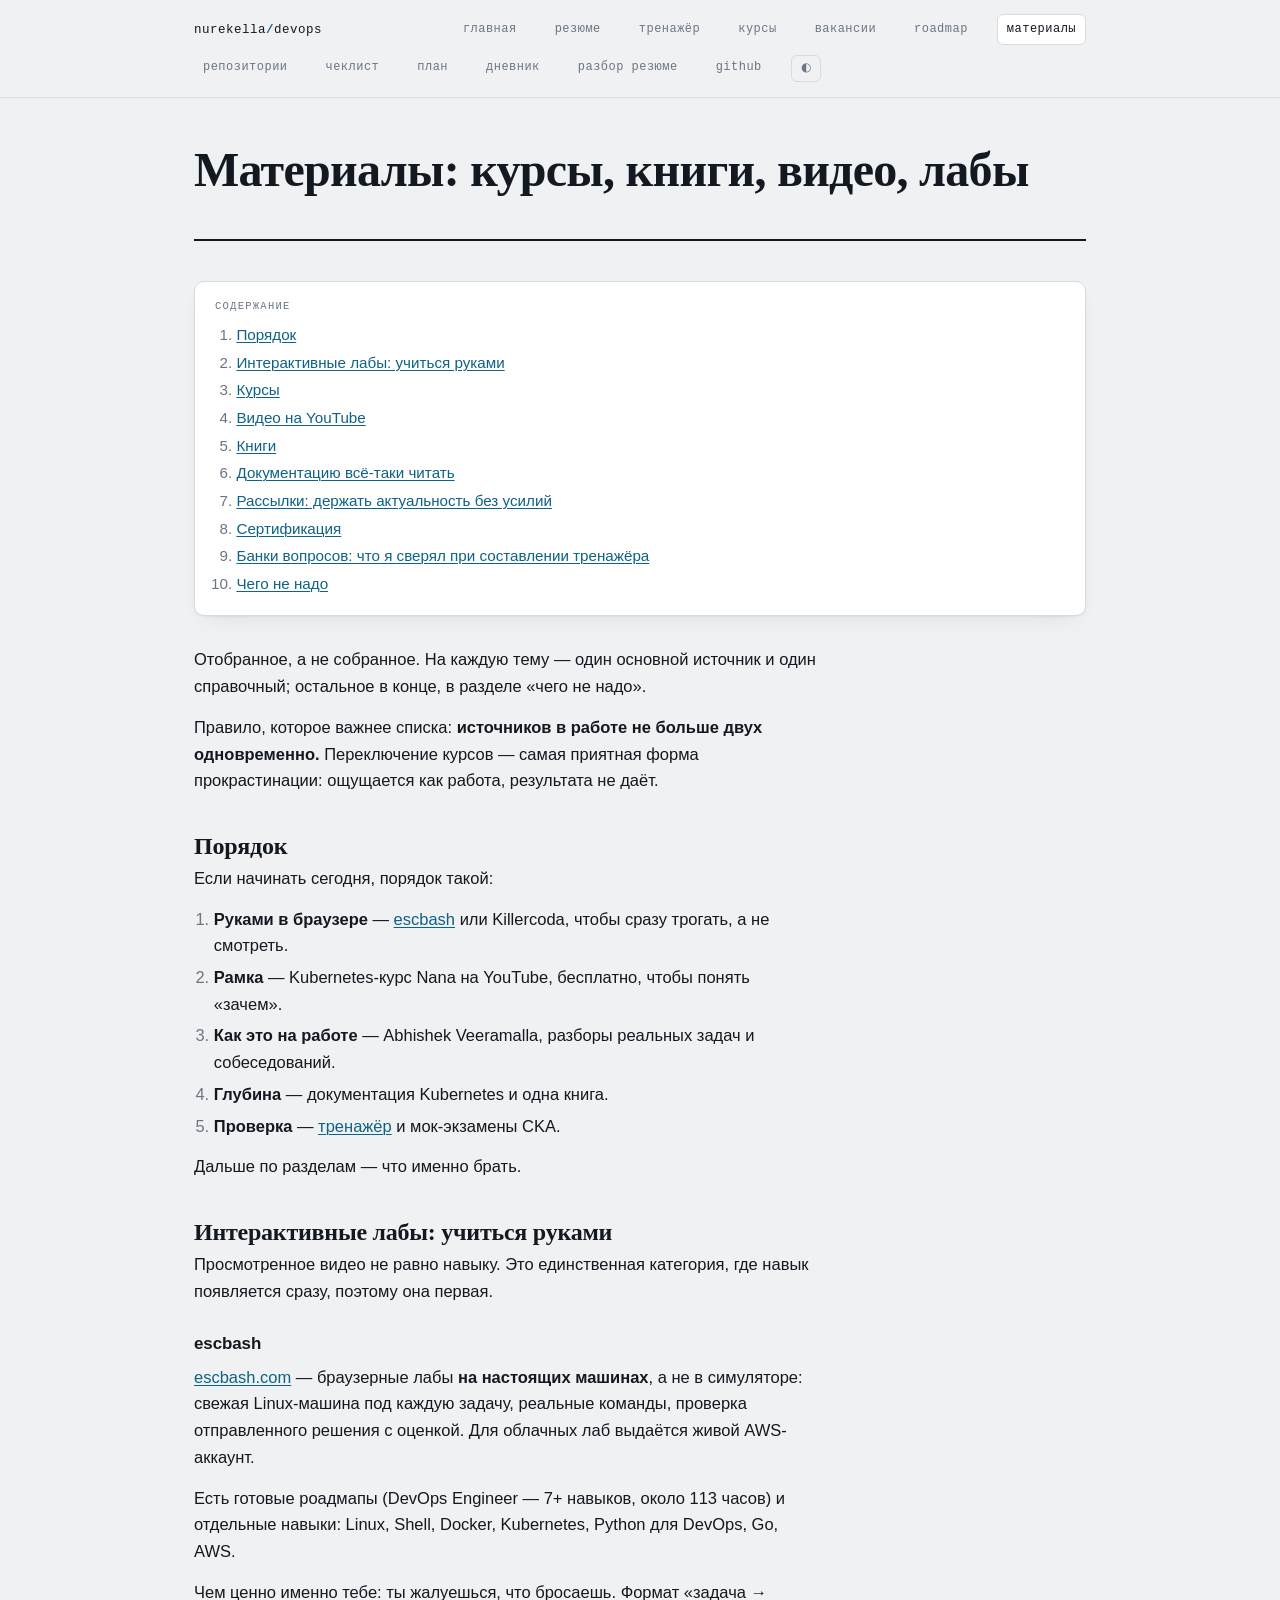
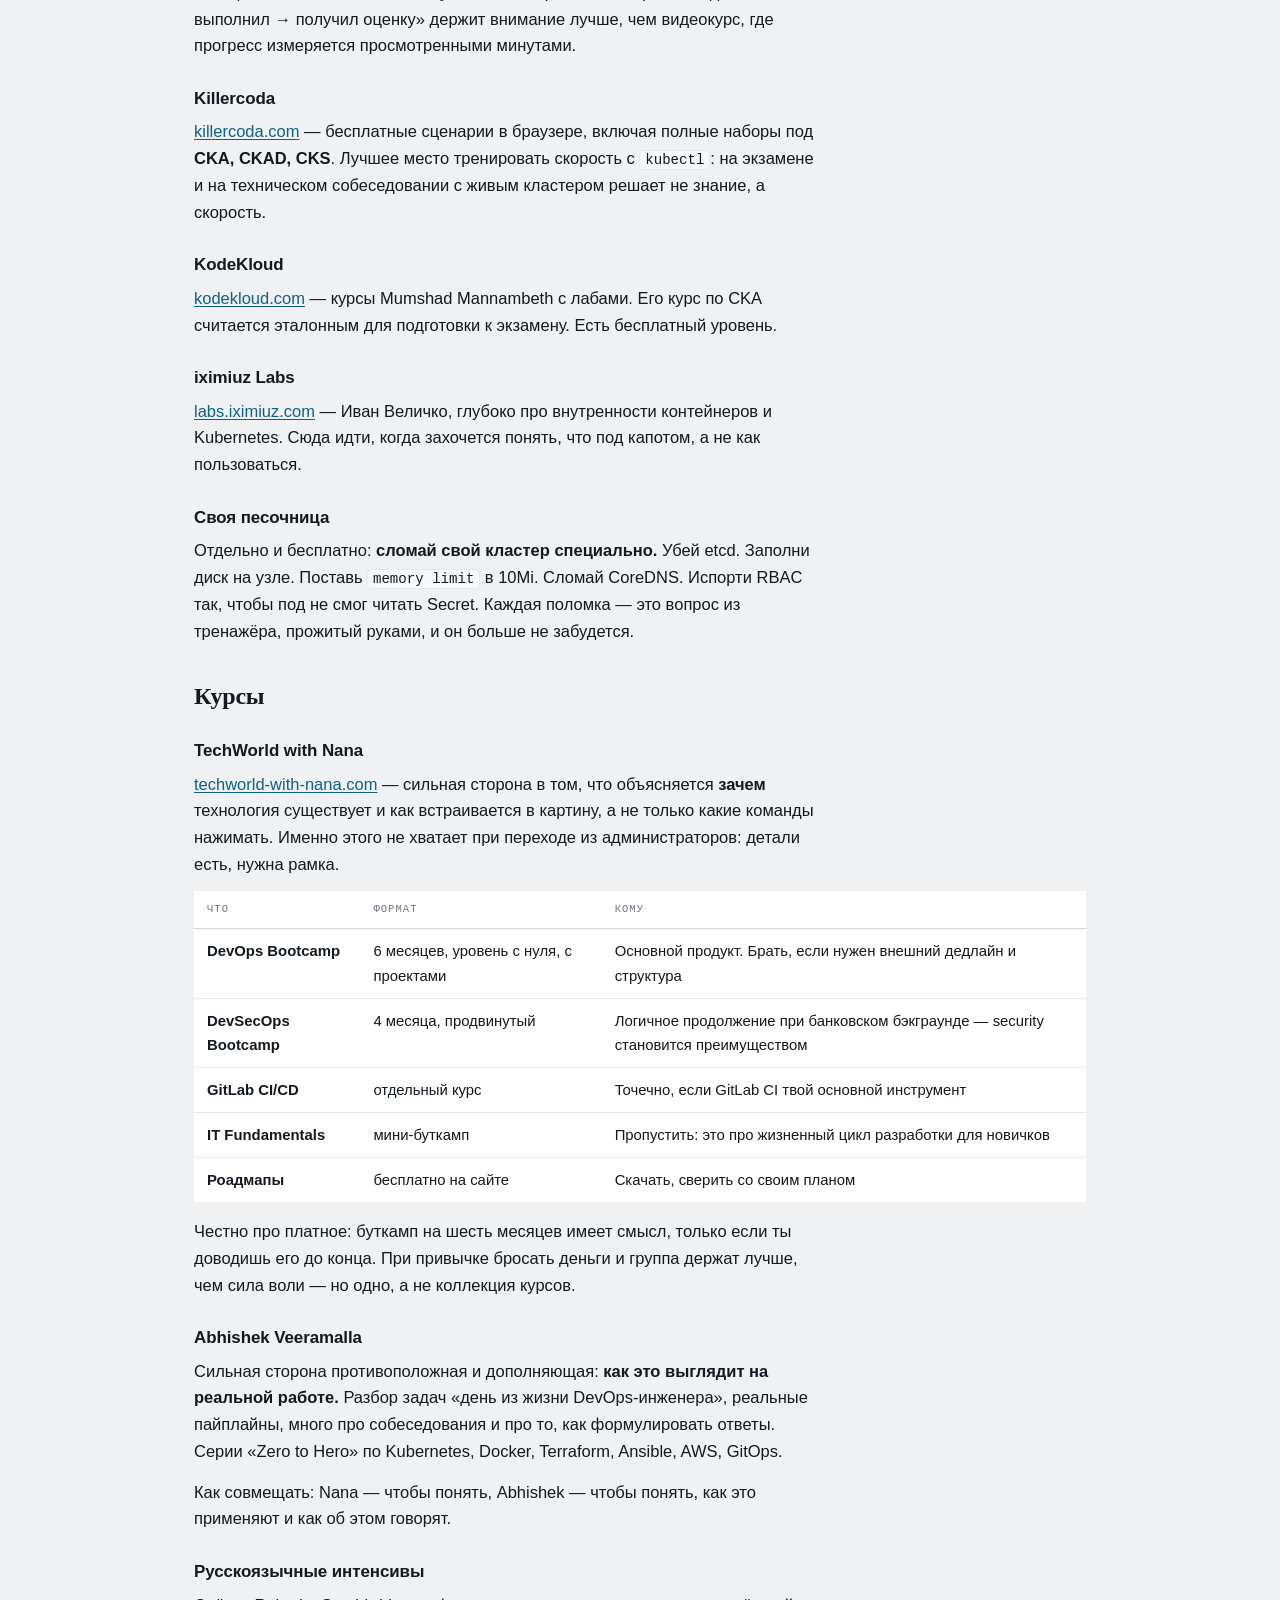
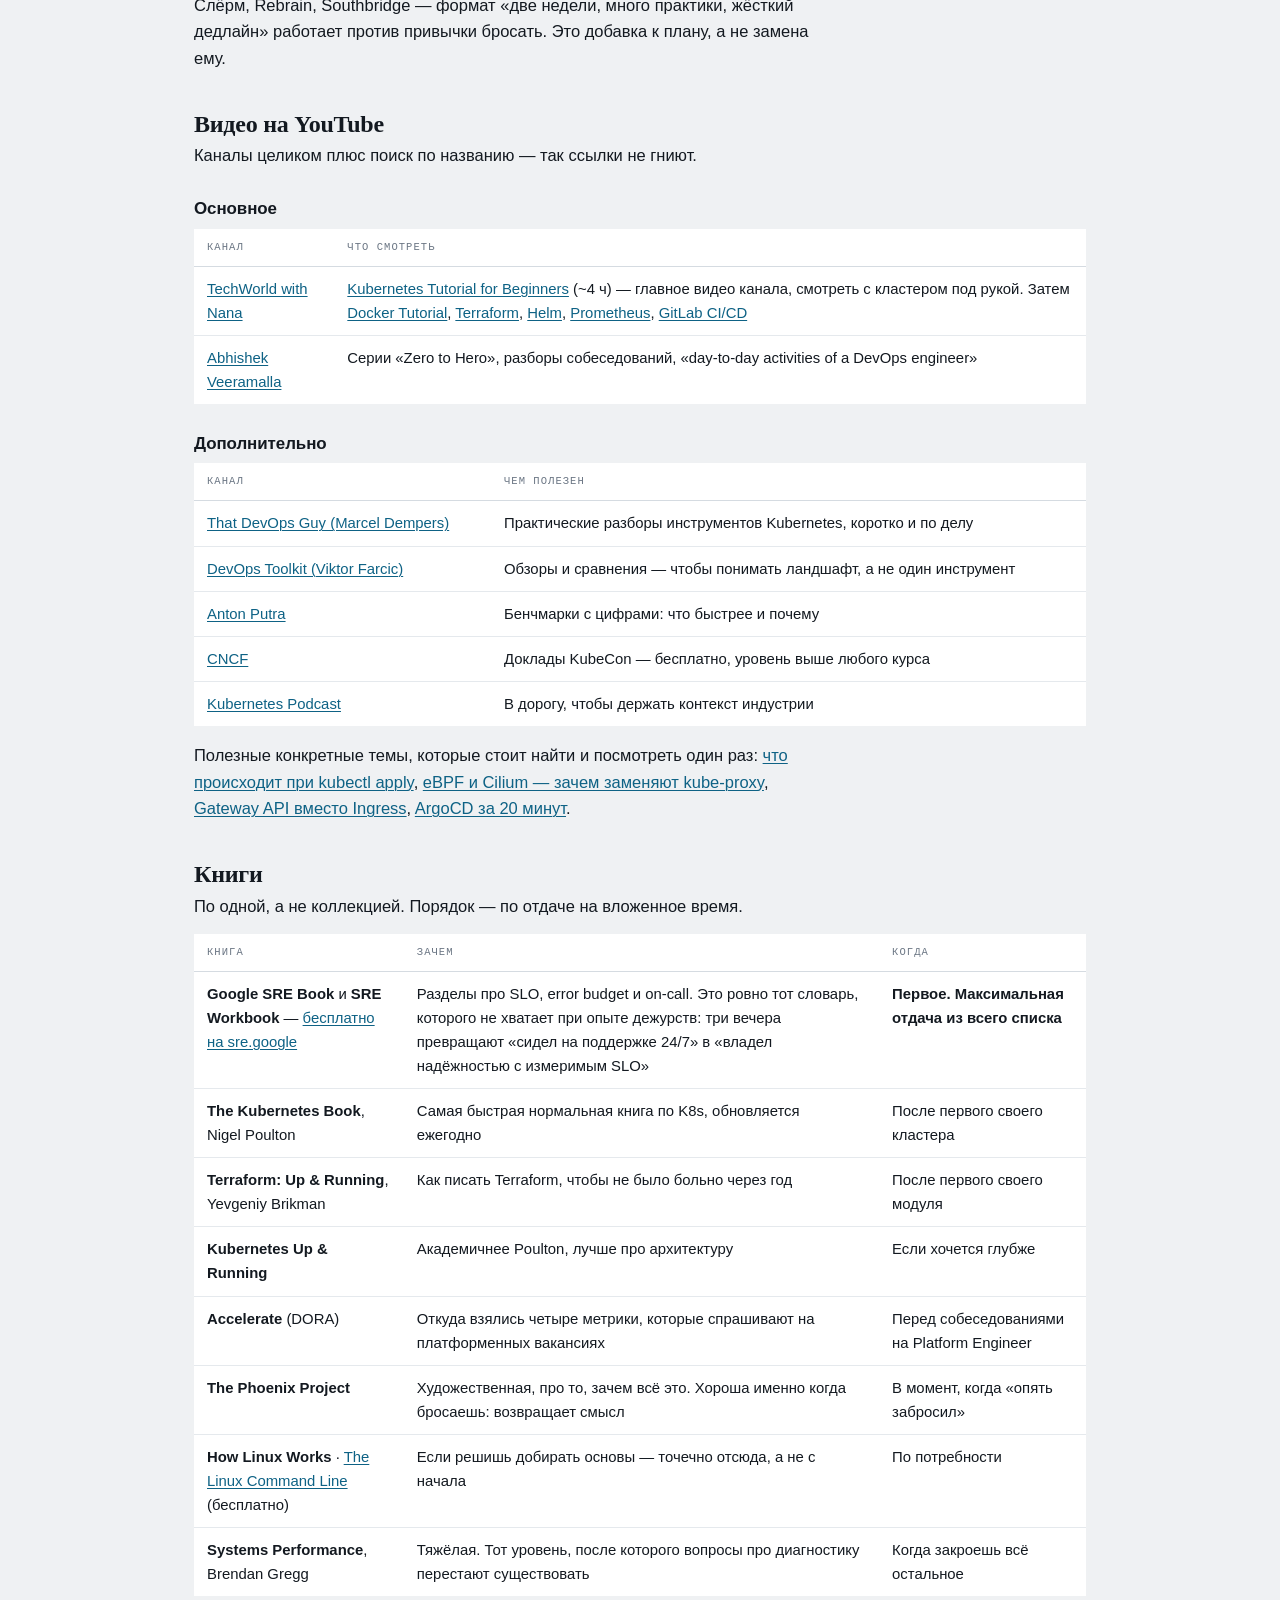
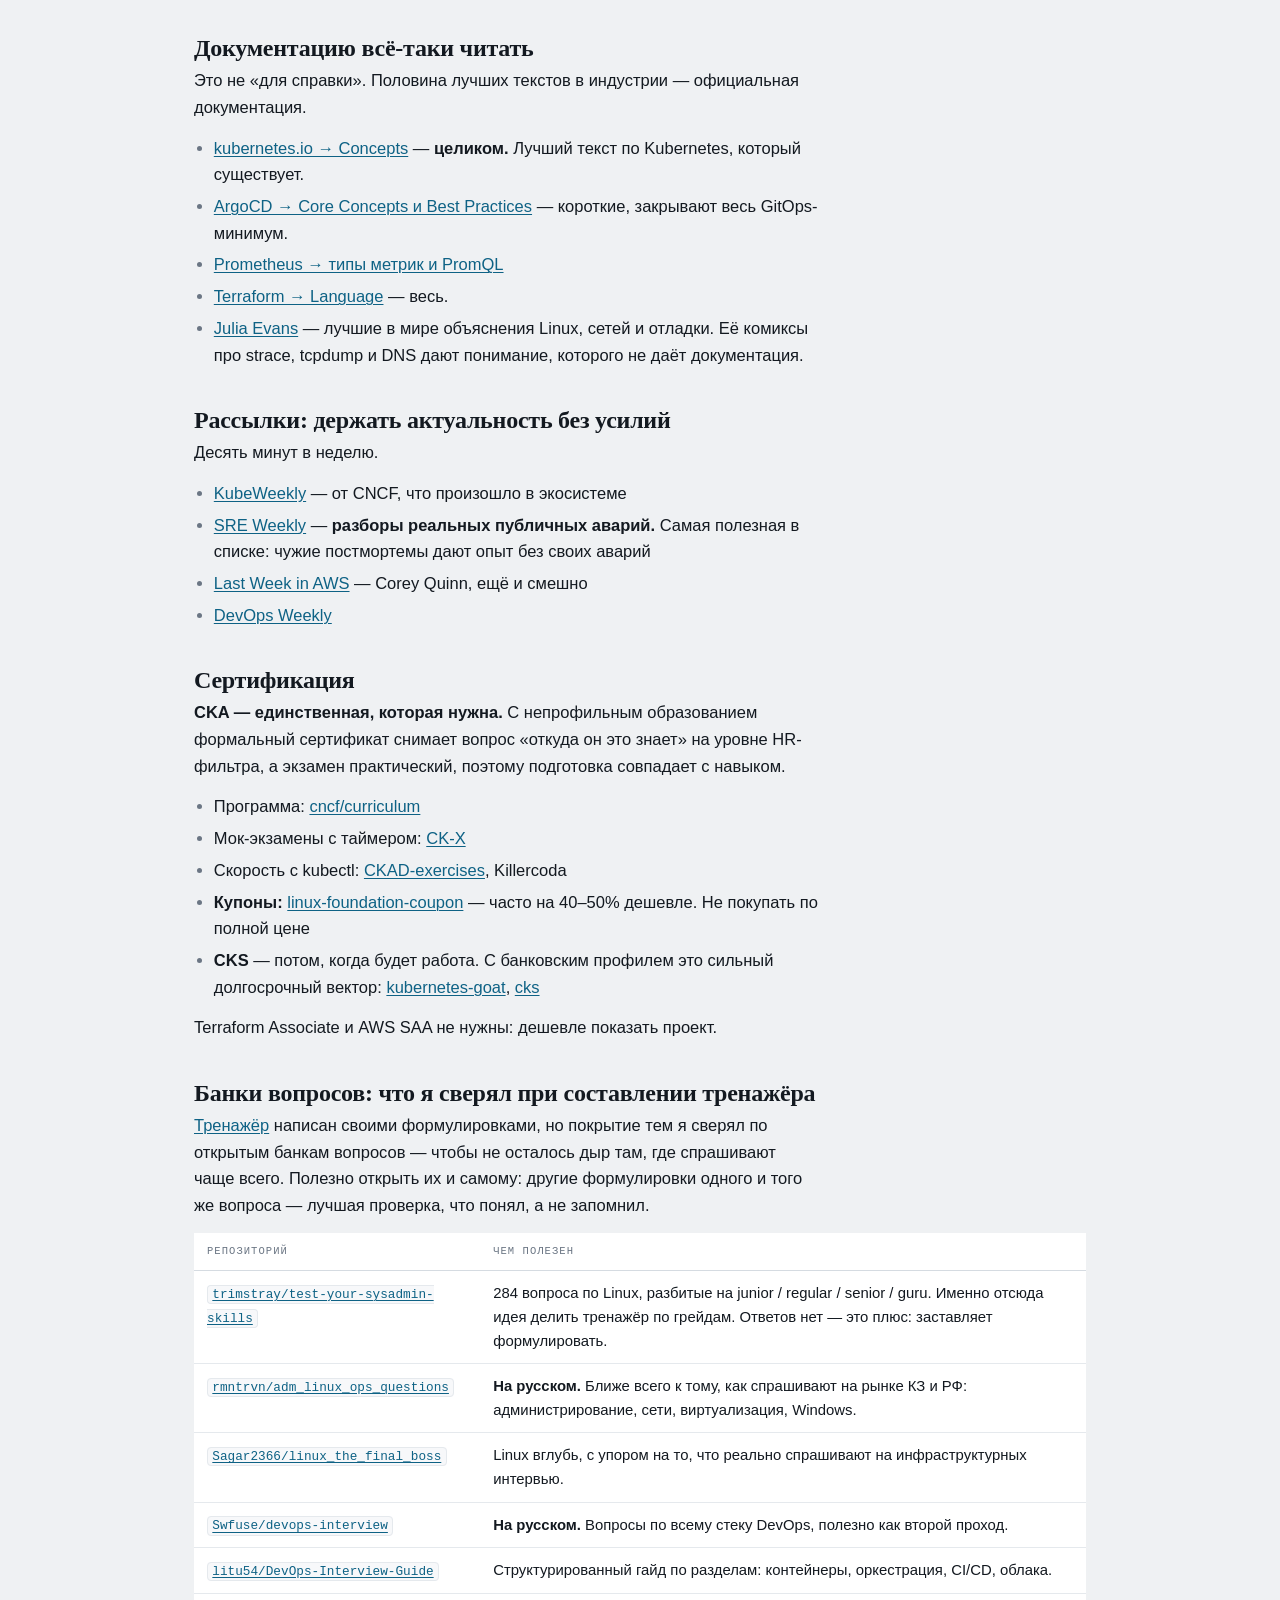
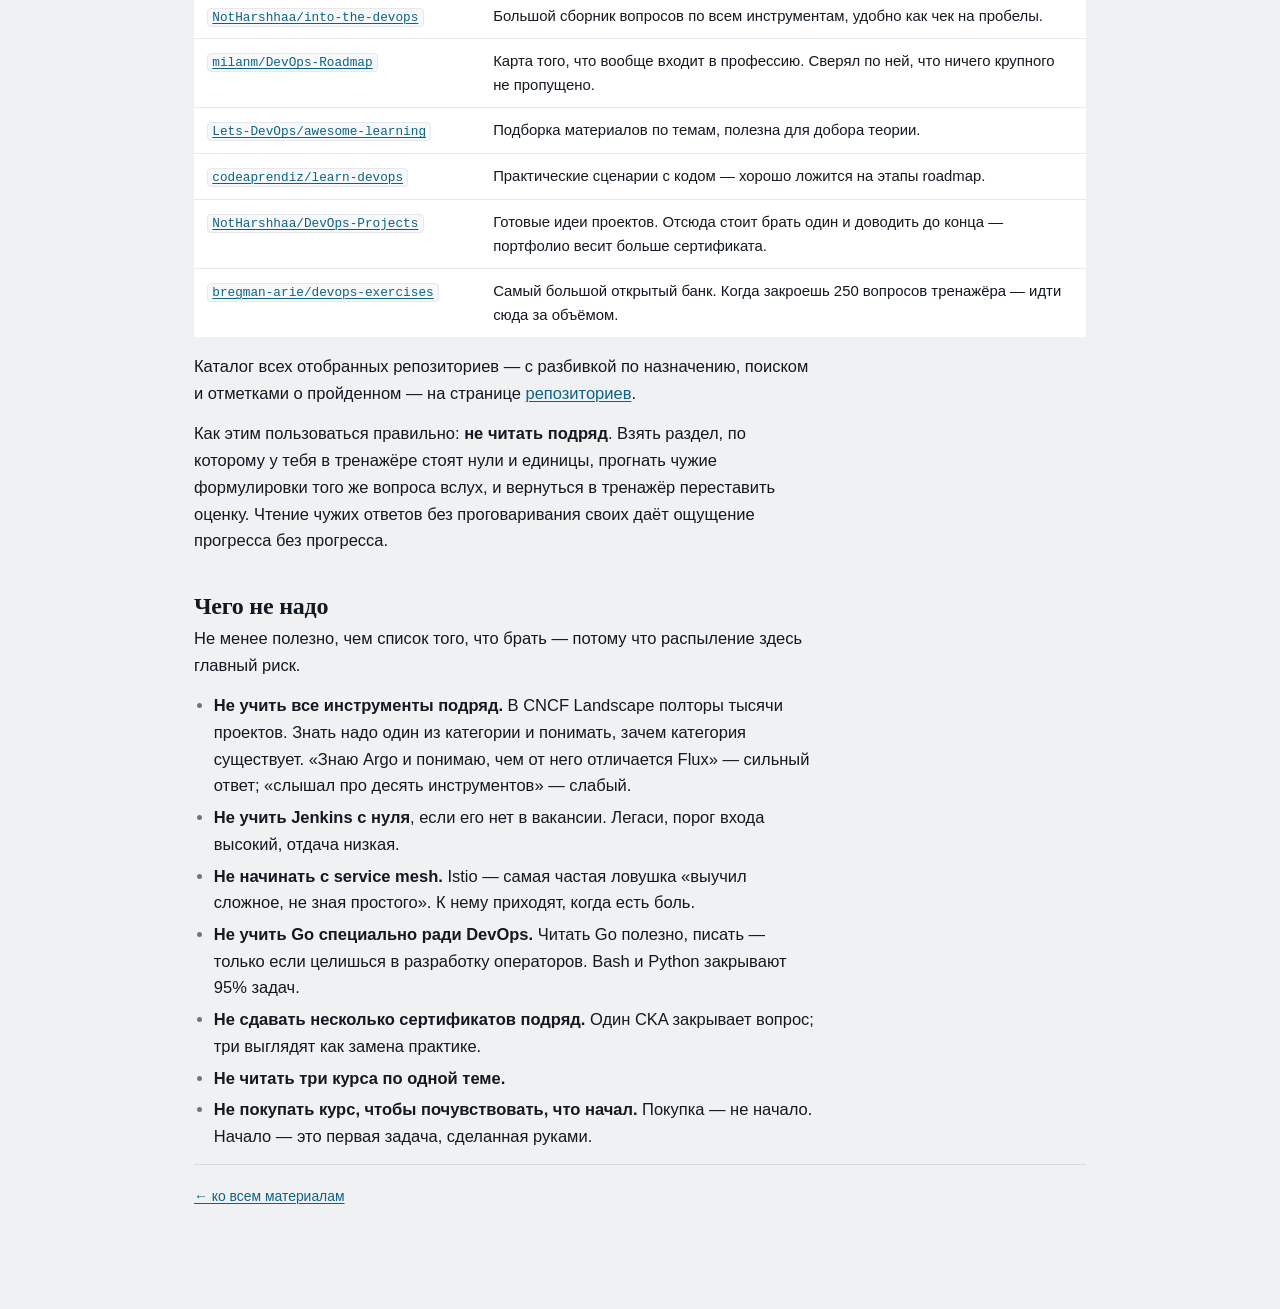
<file: docs/resources.html>
<!doctype html>
<html lang="ru">
<head>
<meta charset="utf-8">
<meta name="viewport" content="width=device-width, initial-scale=1">
<meta name="theme-color" content="#EFF1F3" media="(prefers-color-scheme: light)">
<meta name="theme-color" content="#0F1319" media="(prefers-color-scheme: dark)">
<title>Материалы: курсы, книги, видео, лабы</title>
<link rel="stylesheet" href="style.css">
<link rel="manifest" href="manifest.webmanifest">
<script src="theme.js"></script>
<link rel="icon" href="data:image/svg+xml,<svg xmlns='http://www.w3.org/2000/svg' viewBox='0 0 100 100'><text y='.9em' font-size='90'>&#9096;</text></svg>">
<style>
.doc h2{margin-top:38px}
.doc h3{margin-top:26px;font-size:1.06rem}
.doc h4{margin-top:20px}
.doc hr{border:0;border-top:1px solid var(--line);margin:34px 0}
.doc pre{margin:0 0 14px;background:var(--surface-2);border:1px solid var(--line-soft);
  border-radius:8px;padding:14px 16px;overflow-x:auto}
.doc pre code{background:none;border:0;padding:0;font-size:.83rem;line-height:1.55}
.doc blockquote{border-left:2px solid var(--accent);background:var(--accent-soft);
  padding:12px 16px;border-radius:0 7px 7px 0;margin:0 0 16px;max-width:var(--measure)}
.doc blockquote>:last-child{margin-bottom:0}
.doc .callout{border-left:2px solid var(--line);background:var(--surface-2);
  padding:10px 15px;border-radius:0 6px 6px 0;margin:0 0 12px;max-width:var(--measure);font-size:.94rem}
.doc .callout .clabel{display:block;font-family:var(--mono);font-size:10px;letter-spacing:.12em;
  text-transform:uppercase;margin-bottom:5px;color:var(--muted)}
.doc .sub-list{margin:6px 0 0;padding-left:1.15em}
.doc table{margin-bottom:0}
.toc{background:var(--surface);border:1px solid var(--line);border-radius:10px;
  padding:16px 20px;margin:0 0 30px;box-shadow:var(--shadow)}
.toc .tl{font-family:var(--mono);font-size:10.5px;letter-spacing:.12em;text-transform:uppercase;
  color:var(--muted);margin:0 0 8px}
.toc ol{margin:0;padding-left:1.3em;max-width:none}
.toc li{margin-bottom:3px;font-size:.95rem}
</style>
</head>
<body>
<nav class="topnav"><div class="topnav-in">
<a class="brand" href="index.html">nurekella<b>/</b>devops</a>
<a class="nl" href="index.html">главная</a>
<a class="nl" href="resume.html">резюме</a>
<a class="nl" href="qa-trainer.html">тренажёр</a>
<a class="nl" href="course.html">курсы</a>
<a class="nl" href="jobs.html">вакансии</a>
<a class="nl" href="roadmap.html">roadmap</a>
<a class="nl" href="resources.html" aria-current="page">материалы</a>
<a class="nl" href="repos.html">репозитории</a>
<a class="nl" href="checklist.html">чеклист</a>
<a class="nl" href="devops-plan.html">план</a>
<a class="nl" href="diary.html">дневник</a>
<a class="nl" href="cv-review.html">разбор резюме</a>
<a class="nl" href="https://github.com/nurekella">github</a>
</div></nav>
<div class="wrap">
<div class="doc">
<header class="masthead"><h1>Материалы: курсы, книги, видео, лабы</h1></header>
<div class="toc"><p class="tl">Содержание</p><ol><li><a href="#порядок">Порядок</a></li><li><a href="#интерактивные-лабы-учиться-руками">Интерактивные лабы: учиться руками</a></li><li><a href="#курсы">Курсы</a></li><li><a href="#видео-на-youtube">Видео на YouTube</a></li><li><a href="#книги">Книги</a></li><li><a href="#документацию-всё-таки-читать">Документацию всё-таки читать</a></li><li><a href="#рассылки-держать-актуальность-без-усилий">Рассылки: держать актуальность без усилий</a></li><li><a href="#сертификация">Сертификация</a></li><li><a href="#банки-вопросов-что-я-сверял-при-составлении-тренажёра">Банки вопросов: что я сверял при составлении тренажёра</a></li><li><a href="#чего-не-надо">Чего не надо</a></li></ol></div>
<p>Отобранное, а не собранное. На каждую тему — один основной источник и один справочный; остальное в конце, в разделе «чего не надо».</p>
<p>Правило, которое важнее списка: <strong>источников в работе не больше двух одновременно.</strong> Переключение курсов — самая приятная форма прокрастинации: ощущается как работа, результата не даёт.</p>
<h2 id="порядок">Порядок</h2>
<p>Если начинать сегодня, порядок такой:</p>
<ol><li><strong>Руками в браузере</strong> — <a href="https://www.escbash.com/" target="_blank" rel="noopener">escbash</a> или Killercoda, чтобы сразу трогать, а не смотреть.</li><li><strong>Рамка</strong> — Kubernetes-курс Nana на YouTube, бесплатно, чтобы понять «зачем».</li><li><strong>Как это на работе</strong> — Abhishek Veeramalla, разборы реальных задач и собеседований.</li><li><strong>Глубина</strong> — документация Kubernetes и одна книга.</li><li><strong>Проверка</strong> — <a href="qa-trainer.html" target="_blank" rel="noopener">тренажёр</a> и мок-экзамены CKA.</li></ol>
<p>Дальше по разделам — что именно брать.</p>
<h2 id="интерактивные-лабы-учиться-руками">Интерактивные лабы: учиться руками</h2>
<p>Просмотренное видео не равно навыку. Это единственная категория, где навык появляется сразу, поэтому она первая.</p>
<h3>escbash</h3>
<p><a href="https://www.escbash.com/" target="_blank" rel="noopener">escbash.com</a> — браузерные лабы <strong>на настоящих машинах</strong>, а не в симуляторе: свежая Linux-машина под каждую задачу, реальные команды, проверка отправленного решения с оценкой. Для облачных лаб выдаётся живой AWS-аккаунт.</p>
<p>Есть готовые роадмапы (DevOps Engineer — 7+ навыков, около 113 часов) и отдельные навыки: Linux, Shell, Docker, Kubernetes, Python для DevOps, Go, AWS.</p>
<p>Чем ценно именно тебе: ты жалуешься, что бросаешь. Формат «задача → выполнил → получил оценку» держит внимание лучше, чем видеокурс, где прогресс измеряется просмотренными минутами.</p>
<h3>Killercoda</h3>
<p><a href="https://killercoda.com/" target="_blank" rel="noopener">killercoda.com</a> — бесплатные сценарии в браузере, включая полные наборы под <strong>CKA, CKAD, CKS</strong>. Лучшее место тренировать скорость с <code>kubectl</code>: на экзамене и на техническом собеседовании с живым кластером решает не знание, а скорость.</p>
<h3>KodeKloud</h3>
<p><a href="https://kodekloud.com/" target="_blank" rel="noopener">kodekloud.com</a> — курсы Mumshad Mannambeth с лабами. Его курс по CKA считается эталонным для подготовки к экзамену. Есть бесплатный уровень.</p>
<h3>iximiuz Labs</h3>
<p><a href="https://labs.iximiuz.com/" target="_blank" rel="noopener">labs.iximiuz.com</a> — Иван Величко, глубоко про внутренности контейнеров и Kubernetes. Сюда идти, когда захочется понять, что под капотом, а не как пользоваться.</p>
<h3>Своя песочница</h3>
<p>Отдельно и бесплатно: <strong>сломай свой кластер специально.</strong> Убей etcd. Заполни диск на узле. Поставь <code>memory limit</code> в 10Mi. Сломай CoreDNS. Испорти RBAC так, чтобы под не смог читать Secret. Каждая поломка — это вопрос из тренажёра, прожитый руками, и он больше не забудется.</p>
<h2 id="курсы">Курсы</h2>
<h3>TechWorld with Nana</h3>
<p><a href="https://www.techworld-with-nana.com/" target="_blank" rel="noopener">techworld-with-nana.com</a> — сильная сторона в том, что объясняется <strong>зачем</strong> технология существует и как встраивается в картину, а не только какие команды нажимать. Именно этого не хватает при переходе из администраторов: детали есть, нужна рамка.</p>
<div class="scroller"><table><thead><tr><th>Что</th><th>Формат</th><th>Кому</th></tr></thead><tbody><tr><td><strong>DevOps Bootcamp</strong></td><td>6 месяцев, уровень с нуля, с проектами</td><td>Основной продукт. Брать, если нужен внешний дедлайн и структура</td></tr><tr><td><strong>DevSecOps Bootcamp</strong></td><td>4 месяца, продвинутый</td><td>Логичное продолжение при банковском бэкграунде — security становится преимуществом</td></tr><tr><td><strong>GitLab CI/CD</strong></td><td>отдельный курс</td><td>Точечно, если GitLab CI твой основной инструмент</td></tr><tr><td><strong>IT Fundamentals</strong></td><td>мини-буткамп</td><td>Пропустить: это про жизненный цикл разработки для новичков</td></tr><tr><td><strong>Роадмапы</strong></td><td>бесплатно на сайте</td><td>Скачать, сверить со своим планом</td></tr></tbody></table></div>
<p>Честно про платное: буткамп на шесть месяцев имеет смысл, только если ты доводишь его до конца. При привычке бросать деньги и группа держат лучше, чем сила воли — но одно, а не коллекция курсов.</p>
<h3>Abhishek Veeramalla</h3>
<p>Сильная сторона противоположная и дополняющая: <strong>как это выглядит на реальной работе.</strong> Разбор задач «день из жизни DevOps-инженера», реальные пайплайны, много про собеседования и про то, как формулировать ответы. Серии «Zero to Hero» по Kubernetes, Docker, Terraform, Ansible, AWS, GitOps.</p>
<p>Как совмещать: Nana — чтобы понять, Abhishek — чтобы понять, как это применяют и как об этом говорят.</p>
<h3>Русскоязычные интенсивы</h3>
<p>Слёрм, Rebrain, Southbridge — формат «две недели, много практики, жёсткий дедлайн» работает против привычки бросать. Это добавка к плану, а не замена ему.</p>
<h2 id="видео-на-youtube">Видео на YouTube</h2>
<p>Каналы целиком плюс поиск по названию — так ссылки не гниют.</p>
<h3>Основное</h3>
<div class="scroller"><table><thead><tr><th>Канал</th><th>Что смотреть</th></tr></thead><tbody><tr><td><a href="https://www.youtube.com/@TechWorldwithNana/videos" target="_blank" rel="noopener">TechWorld with Nana</a></td><td><a href="https://www.youtube.com/results?search_query=techworld+with+nana+kubernetes+tutorial+for+beginners" target="_blank" rel="noopener">Kubernetes Tutorial for Beginners</a> (~4 ч) — главное видео канала, смотреть с кластером под рукой. Затем <a href="https://www.youtube.com/results?search_query=techworld+with+nana+docker+tutorial+for+beginners" target="_blank" rel="noopener">Docker Tutorial</a>, <a href="https://www.youtube.com/results?search_query=techworld+with+nana+terraform+course" target="_blank" rel="noopener">Terraform</a>, <a href="https://www.youtube.com/results?search_query=techworld+with+nana+helm" target="_blank" rel="noopener">Helm</a>, <a href="https://www.youtube.com/results?search_query=techworld+with+nana+prometheus+monitoring" target="_blank" rel="noopener">Prometheus</a>, <a href="https://www.youtube.com/results?search_query=techworld+with+nana+gitlab+ci+cd" target="_blank" rel="noopener">GitLab CI/CD</a></td></tr><tr><td><a href="https://www.youtube.com/@AbhishekVeeramalla/videos" target="_blank" rel="noopener">Abhishek Veeramalla</a></td><td>Серии «Zero to Hero», разборы собеседований, «day-to-day activities of a DevOps engineer»</td></tr></tbody></table></div>
<h3>Дополнительно</h3>
<div class="scroller"><table><thead><tr><th>Канал</th><th>Чем полезен</th></tr></thead><tbody><tr><td><a href="https://www.youtube.com/@MarcelDempers/videos" target="_blank" rel="noopener">That DevOps Guy (Marcel Dempers)</a></td><td>Практические разборы инструментов Kubernetes, коротко и по делу</td></tr><tr><td><a href="https://www.youtube.com/@DevOpsToolkit/videos" target="_blank" rel="noopener">DevOps Toolkit (Viktor Farcic)</a></td><td>Обзоры и сравнения — чтобы понимать ландшафт, а не один инструмент</td></tr><tr><td><a href="https://www.youtube.com/@AntonPutra/videos" target="_blank" rel="noopener">Anton Putra</a></td><td>Бенчмарки с цифрами: что быстрее и почему</td></tr><tr><td><a href="https://www.youtube.com/@cncf/videos" target="_blank" rel="noopener">CNCF</a></td><td>Доклады KubeCon — бесплатно, уровень выше любого курса</td></tr><tr><td><a href="https://kubernetespodcast.com/" target="_blank" rel="noopener">Kubernetes Podcast</a></td><td>В дорогу, чтобы держать контекст индустрии</td></tr></tbody></table></div>
<p>Полезные конкретные темы, которые стоит найти и посмотреть один раз: <a href="https://www.youtube.com/results?search_query=what+happens+when+you+run+kubectl+apply+explained" target="_blank" rel="noopener">что происходит при kubectl apply</a>, <a href="https://www.youtube.com/results?search_query=ebpf+cilium+replace+kube-proxy+explained" target="_blank" rel="noopener">eBPF и Cilium — зачем заменяют kube-proxy</a>, <a href="https://www.youtube.com/results?search_query=kubernetes+gateway+api+vs+ingress" target="_blank" rel="noopener">Gateway API вместо Ingress</a>, <a href="https://www.youtube.com/results?search_query=argocd+tutorial+gitops+kubernetes" target="_blank" rel="noopener">ArgoCD за 20 минут</a>.</p>
<h2 id="книги">Книги</h2>
<p>По одной, а не коллекцией. Порядок — по отдаче на вложенное время.</p>
<div class="scroller"><table><thead><tr><th>Книга</th><th>Зачем</th><th>Когда</th></tr></thead><tbody><tr><td><strong>Google SRE Book</strong> и <strong>SRE Workbook</strong> — <a href="https://sre.google/books/" target="_blank" rel="noopener">бесплатно на sre.google</a></td><td>Разделы про SLO, error budget и on-call. Это ровно тот словарь, которого не хватает при опыте дежурств: три вечера превращают «сидел на поддержке 24/7» в «владел надёжностью с измеримым SLO»</td><td><strong>Первое. Максимальная отдача из всего списка</strong></td></tr><tr><td><strong>The Kubernetes Book</strong>, Nigel Poulton</td><td>Самая быстрая нормальная книга по K8s, обновляется ежегодно</td><td>После первого своего кластера</td></tr><tr><td><strong>Terraform: Up &amp; Running</strong>, Yevgeniy Brikman</td><td>Как писать Terraform, чтобы не было больно через год</td><td>После первого своего модуля</td></tr><tr><td><strong>Kubernetes Up &amp; Running</strong></td><td>Академичнее Poulton, лучше про архитектуру</td><td>Если хочется глубже</td></tr><tr><td><strong>Accelerate</strong> (DORA)</td><td>Откуда взялись четыре метрики, которые спрашивают на платформенных вакансиях</td><td>Перед собеседованиями на Platform Engineer</td></tr><tr><td><strong>The Phoenix Project</strong></td><td>Художественная, про то, зачем всё это. Хороша именно когда бросаешь: возвращает смысл</td><td>В момент, когда «опять забросил»</td></tr><tr><td><strong>How Linux Works</strong> · <a href="https://linuxcommand.org/tlcl.php" target="_blank" rel="noopener">The Linux Command Line</a> (бесплатно)</td><td>Если решишь добирать основы — точечно отсюда, а не с начала</td><td>По потребности</td></tr><tr><td><strong>Systems Performance</strong>, Brendan Gregg</td><td>Тяжёлая. Тот уровень, после которого вопросы про диагностику перестают существовать</td><td>Когда закроешь всё остальное</td></tr></tbody></table></div>
<h2 id="документацию-всё-таки-читать">Документацию всё-таки читать</h2>
<p>Это не «для справки». Половина лучших текстов в индустрии — официальная документация.</p>
<ul><li><a href="https://kubernetes.io/docs/concepts/" target="_blank" rel="noopener">kubernetes.io → Concepts</a> — <strong>целиком.</strong> Лучший текст по Kubernetes, который существует.</li><li><a href="https://argo-cd.readthedocs.io/en/stable/" target="_blank" rel="noopener">ArgoCD → Core Concepts и Best Practices</a> — короткие, закрывают весь GitOps-минимум.</li><li><a href="https://prometheus.io/docs/prometheus/latest/querying/basics/" target="_blank" rel="noopener">Prometheus → типы метрик и PromQL</a></li><li><a href="https://developer.hashicorp.com/terraform/language" target="_blank" rel="noopener">Terraform → Language</a> — весь.</li><li><a href="https://jvns.ca/" target="_blank" rel="noopener">Julia Evans</a> — лучшие в мире объяснения Linux, сетей и отладки. Её комиксы про strace, tcpdump и DNS дают понимание, которого не даёт документация.</li></ul>
<h2 id="рассылки-держать-актуальность-без-усилий">Рассылки: держать актуальность без усилий</h2>
<p>Десять минут в неделю.</p>
<ul><li><a href="https://www.cncf.io/kubeweekly/" target="_blank" rel="noopener">KubeWeekly</a> — от CNCF, что произошло в экосистеме</li><li><a href="https://sreweekly.com/" target="_blank" rel="noopener">SRE Weekly</a> — <strong>разборы реальных публичных аварий.</strong> Самая полезная в списке: чужие постмортемы дают опыт без своих аварий</li><li><a href="https://www.lastweekinaws.com/" target="_blank" rel="noopener">Last Week in AWS</a> — Corey Quinn, ещё и смешно</li><li><a href="https://www.devopsweekly.com/" target="_blank" rel="noopener">DevOps Weekly</a></li></ul>
<h2 id="сертификация">Сертификация</h2>
<p><strong>CKA — единственная, которая нужна.</strong> С непрофильным образованием формальный сертификат снимает вопрос «откуда он это знает» на уровне HR-фильтра, а экзамен практический, поэтому подготовка совпадает с навыком.</p>
<ul><li>Программа: <a href="https://github.com/cncf/curriculum" target="_blank" rel="noopener">cncf/curriculum</a></li><li>Мок-экзамены с таймером: <a href="https://github.com/sailor-sh/CK-X" target="_blank" rel="noopener">CK-X</a></li><li>Скорость с kubectl: <a href="https://github.com/dgkanatsios/CKAD-exercises" target="_blank" rel="noopener">CKAD-exercises</a>, Killercoda</li><li><strong>Купоны:</strong> <a href="https://github.com/techiescamp/linux-foundation-coupon" target="_blank" rel="noopener">linux-foundation-coupon</a> — часто на 40–50% дешевле. Не покупать по полной цене</li><li><strong>CKS</strong> — потом, когда будет работа. С банковским профилем это сильный долгосрочный вектор: <a href="https://github.com/madhuakula/kubernetes-goat" target="_blank" rel="noopener">kubernetes-goat</a>, <a href="https://github.com/ViktorUJ/cks" target="_blank" rel="noopener">cks</a></li></ul>
<p>Terraform Associate и AWS SAA не нужны: дешевле показать проект.</p>
<h2 id="банки-вопросов-что-я-сверял-при-составлении-тренажёра">Банки вопросов: что я сверял при составлении тренажёра</h2>
<p><a href="https://nurekella.github.io/AboutMe/qa-trainer.html" target="_blank" rel="noopener">Тренажёр</a> написан своими формулировками, но покрытие тем я сверял по открытым банкам вопросов — чтобы не осталось дыр там, где спрашивают чаще всего. Полезно открыть их и самому: другие формулировки одного и того же вопроса — лучшая проверка, что понял, а не запомнил.</p>
<div class="scroller"><table><thead><tr><th>Репозиторий</th><th>Чем полезен</th></tr></thead><tbody><tr><td><a href="https://github.com/trimstray/test-your-sysadmin-skills" target="_blank" rel="noopener"><code>trimstray/test-your-sysadmin-skills</code></a></td><td>284 вопроса по Linux, разбитые на junior / regular / senior / guru. Именно отсюда идея делить тренажёр по грейдам. Ответов нет — это плюс: заставляет формулировать.</td></tr><tr><td><a href="https://github.com/rmntrvn/adm_linux_ops_questions" target="_blank" rel="noopener"><code>rmntrvn/adm_linux_ops_questions</code></a></td><td><strong>На русском.</strong> Ближе всего к тому, как спрашивают на рынке КЗ и РФ: администрирование, сети, виртуализация, Windows.</td></tr><tr><td><a href="https://github.com/Sagar2366/linux_the_final_boss" target="_blank" rel="noopener"><code>Sagar2366/linux_the_final_boss</code></a></td><td>Linux вглубь, с упором на то, что реально спрашивают на инфраструктурных интервью.</td></tr><tr><td><a href="https://github.com/Swfuse/devops-interview" target="_blank" rel="noopener"><code>Swfuse/devops-interview</code></a></td><td><strong>На русском.</strong> Вопросы по всему стеку DevOps, полезно как второй проход.</td></tr><tr><td><a href="https://github.com/litu54/DevOps-Interview-Guide" target="_blank" rel="noopener"><code>litu54/DevOps-Interview-Guide</code></a></td><td>Структурированный гайд по разделам: контейнеры, оркестрация, CI/CD, облака.</td></tr><tr><td><a href="https://github.com/NotHarshhaa/into-the-devops" target="_blank" rel="noopener"><code>NotHarshhaa/into-the-devops</code></a></td><td>Большой сборник вопросов по всем инструментам, удобно как чек на пробелы.</td></tr><tr><td><a href="https://github.com/milanm/DevOps-Roadmap" target="_blank" rel="noopener"><code>milanm/DevOps-Roadmap</code></a></td><td>Карта того, что вообще входит в профессию. Сверял по ней, что ничего крупного не пропущено.</td></tr><tr><td><a href="https://github.com/Lets-DevOps/awesome-learning" target="_blank" rel="noopener"><code>Lets-DevOps/awesome-learning</code></a></td><td>Подборка материалов по темам, полезна для добора теории.</td></tr><tr><td><a href="https://github.com/codeaprendiz/learn-devops" target="_blank" rel="noopener"><code>codeaprendiz/learn-devops</code></a></td><td>Практические сценарии с кодом — хорошо ложится на этапы roadmap.</td></tr><tr><td><a href="https://github.com/NotHarshhaa/DevOps-Projects" target="_blank" rel="noopener"><code>NotHarshhaa/DevOps-Projects</code></a></td><td>Готовые идеи проектов. Отсюда стоит брать один и доводить до конца — портфолио весит больше сертификата.</td></tr><tr><td><a href="https://github.com/bregman-arie/devops-exercises" target="_blank" rel="noopener"><code>bregman-arie/devops-exercises</code></a></td><td>Самый большой открытый банк. Когда закроешь 250 вопросов тренажёра — идти сюда за объёмом.</td></tr></tbody></table></div>
<p>Каталог всех отобранных репозиториев — с разбивкой по назначению, поиском и отметками о пройденном — на странице <a href="https://nurekella.github.io/AboutMe/repos.html" target="_blank" rel="noopener">репозиториев</a>.</p>
<p>Как этим пользоваться правильно: <strong>не читать подряд</strong>. Взять раздел, по которому у тебя в тренажёре стоят нули и единицы, прогнать чужие формулировки того же вопроса вслух, и вернуться в тренажёр переставить оценку. Чтение чужих ответов без проговаривания своих даёт ощущение прогресса без прогресса.</p>
<h2 id="чего-не-надо">Чего не надо</h2>
<p>Не менее полезно, чем список того, что брать — потому что распыление здесь главный риск.</p>
<ul><li><strong>Не учить все инструменты подряд.</strong> В CNCF Landscape полторы тысячи проектов. Знать надо один из категории и понимать, зачем категория существует. «Знаю Argo и понимаю, чем от него отличается Flux» — сильный ответ; «слышал про десять инструментов» — слабый.</li><li><strong>Не учить Jenkins с нуля</strong>, если его нет в вакансии. Легаси, порог входа высокий, отдача низкая.</li><li><strong>Не начинать с service mesh.</strong> Istio — самая частая ловушка «выучил сложное, не зная простого». К нему приходят, когда есть боль.</li><li><strong>Не учить Go специально ради DevOps.</strong> Читать Go полезно, писать — только если целишься в разработку операторов. Bash и Python закрывают 95% задач.</li><li><strong>Не сдавать несколько сертификатов подряд.</strong> Один CKA закрывает вопрос; три выглядят как замена практике.</li><li><strong>Не читать три курса по одной теме.</strong></li><li><strong>Не покупать курс, чтобы почувствовать, что начал.</strong> Покупка — не начало. Начало — это первая задача, сделанная руками.</li></ul>
</div>
<footer class="site"><p><a href="index.html">← ко всем материалам</a></p></footer>
</div>
</body>
</html>
</file>
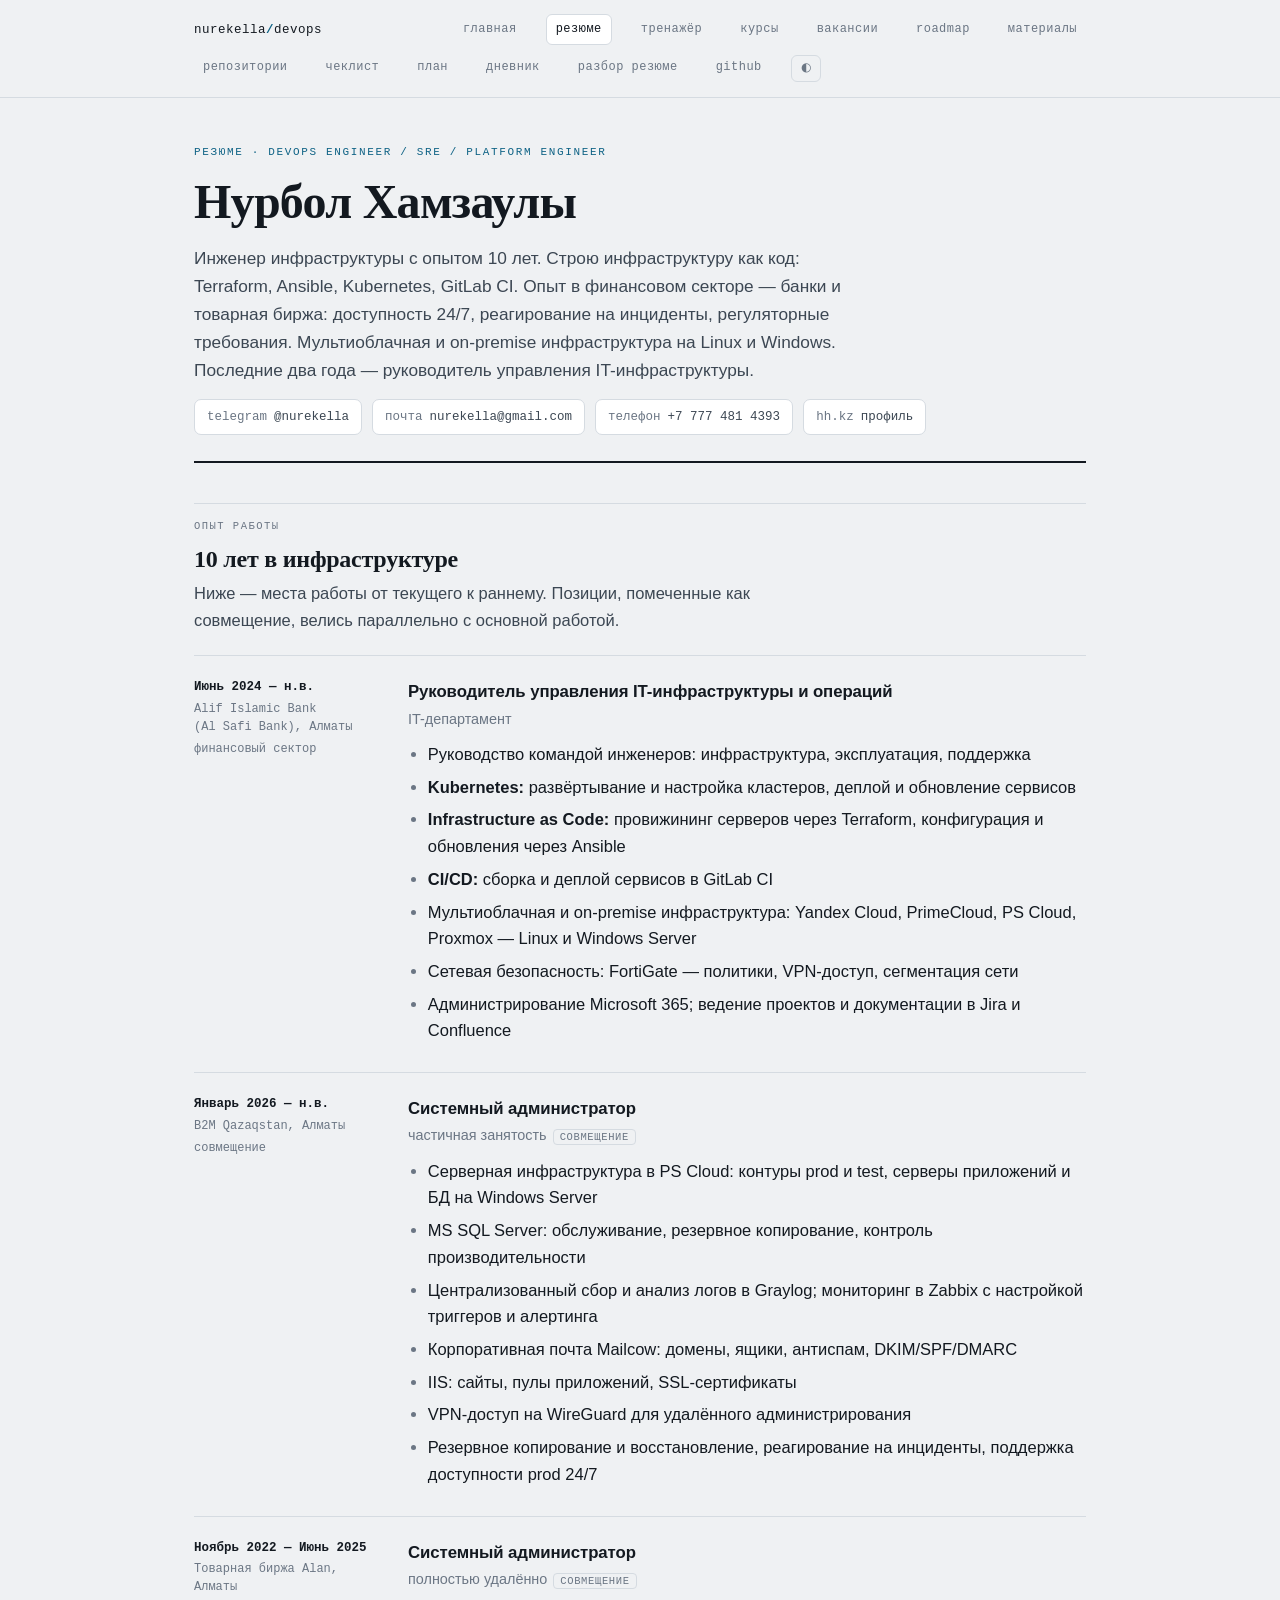
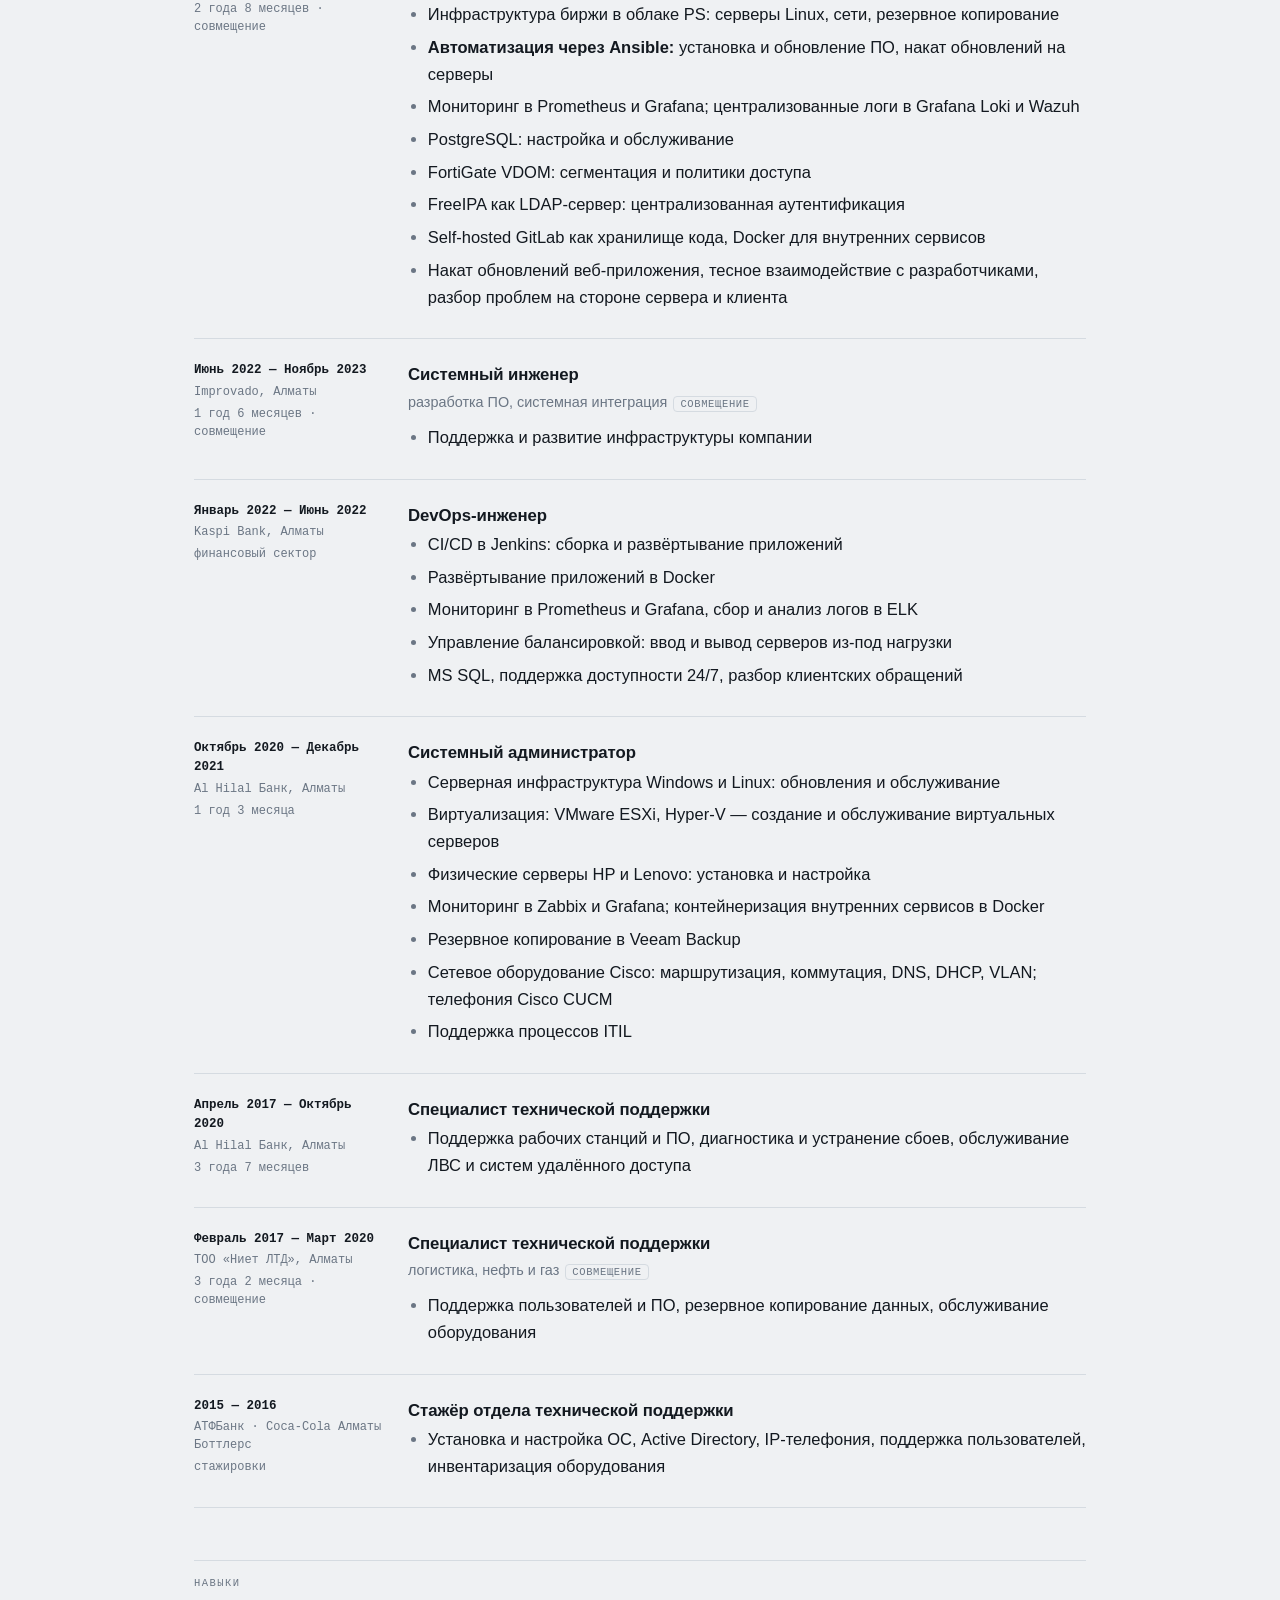
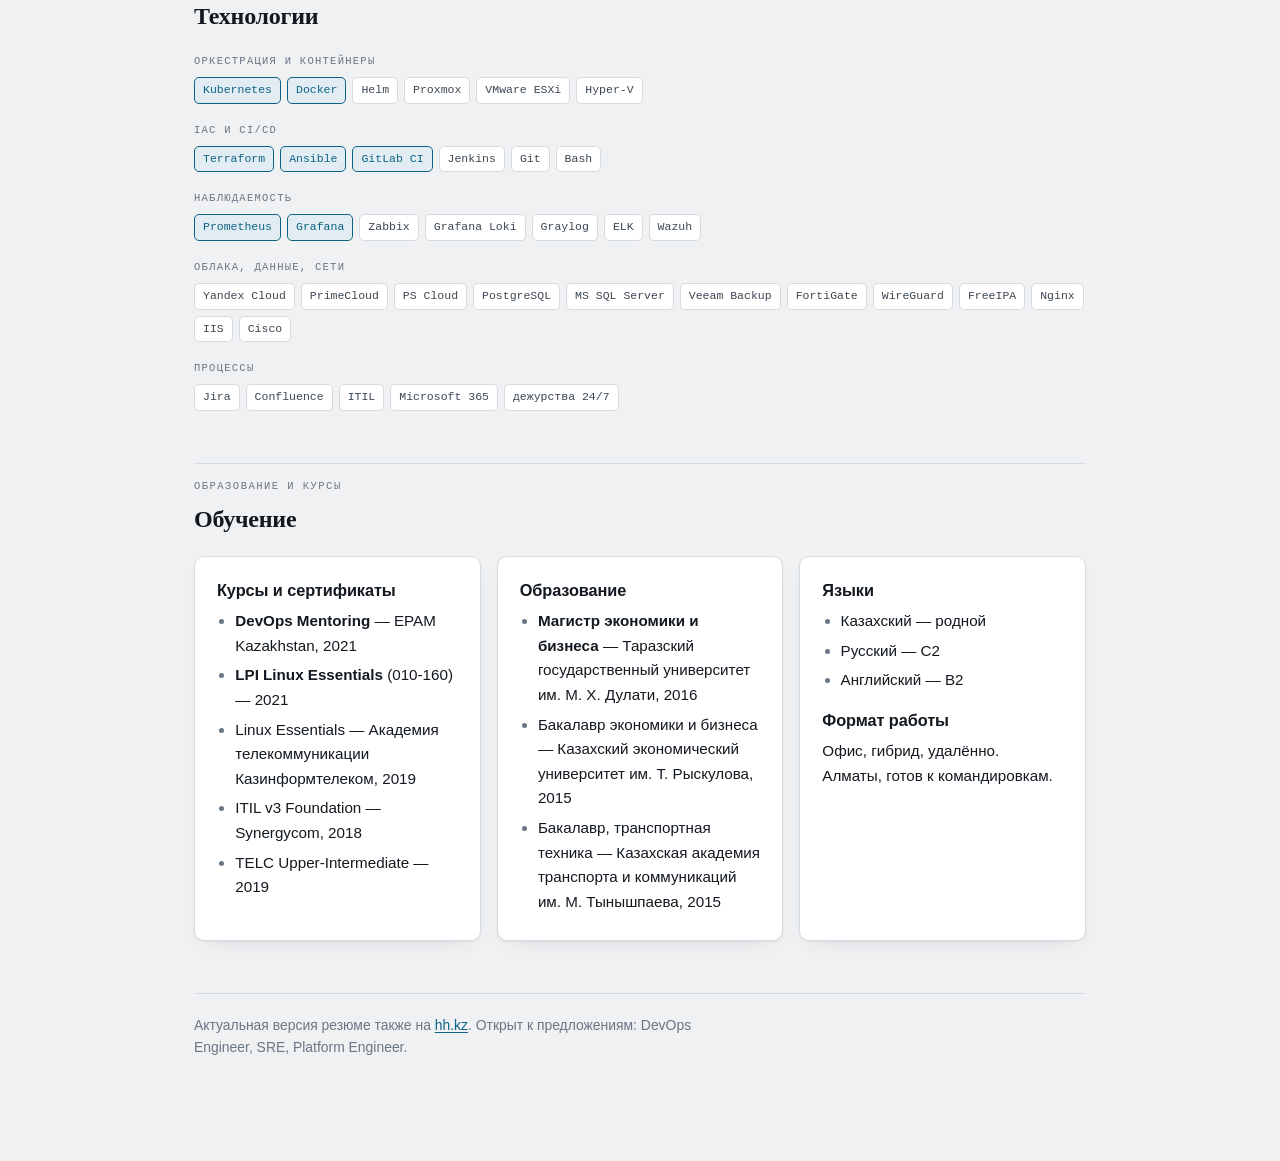
<file: docs/resume.html>
<!doctype html>
<html lang="ru">
<head>
<meta charset="utf-8">
<meta name="viewport" content="width=device-width, initial-scale=1">
<title>Резюме — Нурбол Хамзаулы, DevOps Engineer</title>
<meta name="description" content="Резюме DevOps-инженера: Kubernetes, Terraform, Ansible, GitLab CI, мультиоблачная и on-premise инфраструктура. 10 лет опыта, финансовый сектор, Алматы.">
<meta name="theme-color" content="#EFF1F3" media="(prefers-color-scheme: light)">
<meta name="theme-color" content="#0F1319" media="(prefers-color-scheme: dark)">
<link rel="stylesheet" href="style.css">
<link rel="manifest" href="manifest.webmanifest">
<script src="theme.js"></script>
<link rel="icon" href="data:image/svg+xml,<svg xmlns='http://www.w3.org/2000/svg' viewBox='0 0 100 100'><text y='.9em' font-size='90'>⎈</text></svg>">
</head>
<body>

<nav class="topnav">
  <div class="topnav-in">
    <a class="brand" href="index.html">nurekella<b>/</b>devops</a>
    <a class="nl" href="index.html">главная</a>
    <a class="nl" href="resume.html" aria-current="page">резюме</a>
    <a class="nl" href="qa-trainer.html">тренажёр</a>
    <a class="nl" href="course.html">курсы</a>
    <a class="nl" href="jobs.html">вакансии</a>
    <a class="nl" href="roadmap.html">roadmap</a>
    <a class="nl" href="resources.html">материалы</a>
    <a class="nl" href="repos.html">репозитории</a>
    <a class="nl" href="checklist.html">чеклист</a>
    <a class="nl" href="devops-plan.html">план</a>
    <a class="nl" href="diary.html">дневник</a>
    <a class="nl" href="cv-review.html">разбор резюме</a>
    <a class="nl" href="https://github.com/nurekella">github</a>
  </div>
</nav>

<div class="wrap">

  <header class="masthead">
    <p class="eyebrow">Резюме · DevOps Engineer / SRE / Platform Engineer</p>
    <h1>Нурбол Хамзаулы</h1>
    <p class="lede">Инженер инфраструктуры с опытом 10 лет. Строю инфраструктуру как код: Terraform, Ansible, Kubernetes, GitLab CI. Опыт в финансовом секторе — банки и товарная биржа: доступность 24/7, реагирование на инциденты, регуляторные требования. Мультиоблачная и on-premise инфраструктура на Linux и Windows. Последние два года — руководитель управления IT-инфраструктуры.</p>
    <ul class="contacts">
      <li><a href="https://t.me/nurekella"><span class="k">telegram</span> @nurekella</a></li>
      <li><a href="mailto:nurekella@gmail.com"><span class="k">почта</span> nurekella@gmail.com</a></li>
      <li><a href="tel:+77774814393"><span class="k">телефон</span> +7 777 481 4393</a></li>
      <li><a href="https://hh.kz/resume/f83dd5feff021a96700039ed1f703748534f4d"><span class="k">hh.kz</span> профиль</a></li>
    </ul>
  </header>

  <section>
    <div class="sect-head">
      <p class="kicker">Опыт работы</p>
      <h2>10 лет в инфраструктуре</h2>
      <p>Ниже — места работы от текущего к раннему. Позиции, помеченные как совмещение, велись параллельно с основной работой.</p>
    </div>

    <div class="job">
      <div class="when">
        <b>Июнь 2024 — н.в.</b>
        Alif Islamic Bank<br>(Al Safi Bank), Алматы
        <span class="dur">финансовый сектор</span>
      </div>
      <div>
        <h3>Руководитель управления IT-инфраструктуры и операций</h3>
        <p class="role">IT-департамент</p>
        <ul>
          <li>Руководство командой инженеров: инфраструктура, эксплуатация, поддержка</li>
          <li><strong>Kubernetes:</strong> развёртывание и настройка кластеров, деплой и обновление сервисов</li>
          <li><strong>Infrastructure as Code:</strong> провижининг серверов через Terraform, конфигурация и обновления через Ansible</li>
          <li><strong>CI/CD:</strong> сборка и деплой сервисов в GitLab CI</li>
          <li>Мультиоблачная и on-premise инфраструктура: Yandex Cloud, PrimeCloud, PS Cloud, Proxmox — Linux и Windows Server</li>
          <li>Сетевая безопасность: FortiGate — политики, VPN-доступ, сегментация сети</li>
          <li>Администрирование Microsoft 365; ведение проектов и документации в Jira и Confluence</li>
        </ul>
      </div>
    </div>

    <div class="job">
      <div class="when">
        <b>Январь 2026 — н.в.</b>
        B2M Qazaqstan, Алматы
        <span class="dur">совмещение</span>
      </div>
      <div>
        <h3>Системный администратор</h3>
        <p class="role">частичная занятость<span class="pt">совмещение</span></p>
        <ul>
          <li>Серверная инфраструктура в PS Cloud: контуры prod и test, серверы приложений и БД на Windows Server</li>
          <li>MS SQL Server: обслуживание, резервное копирование, контроль производительности</li>
          <li>Централизованный сбор и анализ логов в Graylog; мониторинг в Zabbix с настройкой триггеров и алертинга</li>
          <li>Корпоративная почта Mailcow: домены, ящики, антиспам, DKIM/SPF/DMARC</li>
          <li>IIS: сайты, пулы приложений, SSL-сертификаты</li>
          <li>VPN-доступ на WireGuard для удалённого администрирования</li>
          <li>Резервное копирование и восстановление, реагирование на инциденты, поддержка доступности prod 24/7</li>
        </ul>
      </div>
    </div>

    <div class="job">
      <div class="when">
        <b>Ноябрь 2022 — Июнь 2025</b>
        Товарная биржа Alan, Алматы
        <span class="dur">2 года 8 месяцев · совмещение</span>
      </div>
      <div>
        <h3>Системный администратор</h3>
        <p class="role">полностью удалённо<span class="pt">совмещение</span></p>
        <ul>
          <li>Инфраструктура биржи в облаке PS: серверы Linux, сети, резервное копирование</li>
          <li><strong>Автоматизация через Ansible:</strong> установка и обновление ПО, накат обновлений на серверы</li>
          <li>Мониторинг в Prometheus и Grafana; централизованные логи в Grafana Loki и Wazuh</li>
          <li>PostgreSQL: настройка и обслуживание</li>
          <li>FortiGate VDOM: сегментация и политики доступа</li>
          <li>FreeIPA как LDAP-сервер: централизованная аутентификация</li>
          <li>Self-hosted GitLab как хранилище кода, Docker для внутренних сервисов</li>
          <li>Накат обновлений веб-приложения, тесное взаимодействие с разработчиками, разбор проблем на стороне сервера и клиента</li>
        </ul>
      </div>
    </div>

    <div class="job">
      <div class="when">
        <b>Июнь 2022 — Ноябрь 2023</b>
        Improvado, Алматы
        <span class="dur">1 год 6 месяцев · совмещение</span>
      </div>
      <div>
        <h3>Системный инженер</h3>
        <p class="role">разработка ПО, системная интеграция<span class="pt">совмещение</span></p>
        <ul>
          <li>Поддержка и развитие инфраструктуры компании</li>
        </ul>
      </div>
    </div>

    <div class="job">
      <div class="when">
        <b>Январь 2022 — Июнь 2022</b>
        Kaspi Bank, Алматы
        <span class="dur">финансовый сектор</span>
      </div>
      <div>
        <h3>DevOps-инженер</h3>
        <ul>
          <li>CI/CD в Jenkins: сборка и развёртывание приложений</li>
          <li>Развёртывание приложений в Docker</li>
          <li>Мониторинг в Prometheus и Grafana, сбор и анализ логов в ELK</li>
          <li>Управление балансировкой: ввод и вывод серверов из-под нагрузки</li>
          <li>MS SQL, поддержка доступности 24/7, разбор клиентских обращений</li>
        </ul>
      </div>
    </div>

    <div class="job">
      <div class="when">
        <b>Октябрь 2020 — Декабрь 2021</b>
        Al Hilal Банк, Алматы
        <span class="dur">1 год 3 месяца</span>
      </div>
      <div>
        <h3>Системный администратор</h3>
        <ul>
          <li>Серверная инфраструктура Windows и Linux: обновления и обслуживание</li>
          <li>Виртуализация: VMware ESXi, Hyper-V — создание и обслуживание виртуальных серверов</li>
          <li>Физические серверы HP и Lenovo: установка и настройка</li>
          <li>Мониторинг в Zabbix и Grafana; контейнеризация внутренних сервисов в Docker</li>
          <li>Резервное копирование в Veeam Backup</li>
          <li>Сетевое оборудование Cisco: маршрутизация, коммутация, DNS, DHCP, VLAN; телефония Cisco CUCM</li>
          <li>Поддержка процессов ITIL</li>
        </ul>
      </div>
    </div>

    <div class="job">
      <div class="when">
        <b>Апрель 2017 — Октябрь 2020</b>
        Al Hilal Банк, Алматы
        <span class="dur">3 года 7 месяцев</span>
      </div>
      <div>
        <h3>Специалист технической поддержки</h3>
        <ul>
          <li>Поддержка рабочих станций и ПО, диагностика и устранение сбоев, обслуживание ЛВС и систем удалённого доступа</li>
        </ul>
      </div>
    </div>

    <div class="job">
      <div class="when">
        <b>Февраль 2017 — Март 2020</b>
        ТОО «Ниет ЛТД», Алматы
        <span class="dur">3 года 2 месяца · совмещение</span>
      </div>
      <div>
        <h3>Специалист технической поддержки</h3>
        <p class="role">логистика, нефть и газ<span class="pt">совмещение</span></p>
        <ul>
          <li>Поддержка пользователей и ПО, резервное копирование данных, обслуживание оборудования</li>
        </ul>
      </div>
    </div>

    <div class="job">
      <div class="when">
        <b>2015 — 2016</b>
        АТФБанк · Coca-Cola Алматы Боттлерс
        <span class="dur">стажировки</span>
      </div>
      <div>
        <h3>Стажёр отдела технической поддержки</h3>
        <ul>
          <li>Установка и настройка ОС, Active Directory, IP-телефония, поддержка пользователей, инвентаризация оборудования</li>
        </ul>
      </div>
    </div>
  </section>

  <section>
    <div class="sect-head">
      <p class="kicker">Навыки</p>
      <h2>Технологии</h2>
    </div>

    <div class="stack-group">
      <p class="gl">Оркестрация и контейнеры</p>
      <ul class="tags">
        <li class="key">Kubernetes</li><li class="key">Docker</li><li>Helm</li>
        <li>Proxmox</li><li>VMware ESXi</li><li>Hyper-V</li>
      </ul>
    </div>
    <div class="stack-group">
      <p class="gl">IaC и CI/CD</p>
      <ul class="tags">
        <li class="key">Terraform</li><li class="key">Ansible</li><li class="key">GitLab CI</li>
        <li>Jenkins</li><li>Git</li><li>Bash</li>
      </ul>
    </div>
    <div class="stack-group">
      <p class="gl">Наблюдаемость</p>
      <ul class="tags">
        <li class="key">Prometheus</li><li class="key">Grafana</li><li>Zabbix</li>
        <li>Grafana Loki</li><li>Graylog</li><li>ELK</li><li>Wazuh</li>
      </ul>
    </div>
    <div class="stack-group">
      <p class="gl">Облака, данные, сети</p>
      <ul class="tags">
        <li>Yandex Cloud</li><li>PrimeCloud</li><li>PS Cloud</li>
        <li>PostgreSQL</li><li>MS SQL Server</li><li>Veeam Backup</li>
        <li>FortiGate</li><li>WireGuard</li><li>FreeIPA</li><li>Nginx</li><li>IIS</li><li>Cisco</li>
      </ul>
    </div>
    <div class="stack-group">
      <p class="gl">Процессы</p>
      <ul class="tags">
        <li>Jira</li><li>Confluence</li><li>ITIL</li><li>Microsoft 365</li><li>дежурства 24/7</li>
      </ul>
    </div>
  </section>

  <section>
    <div class="sect-head">
      <p class="kicker">Образование и курсы</p>
      <h2>Обучение</h2>
    </div>

    <div class="cols">
      <div class="card">
        <h3>Курсы и сертификаты</h3>
        <ul class="tight">
          <li><strong>DevOps Mentoring</strong> — EPAM Kazakhstan, 2021</li>
          <li><strong>LPI Linux Essentials</strong> (010-160) — 2021</li>
          <li>Linux Essentials — Академия телекоммуникации Казинформтелеком, 2019</li>
          <li>ITIL v3 Foundation — Synergycom, 2018</li>
          <li>TELC Upper-Intermediate — 2019</li>
        </ul>
      </div>
      <div class="card">
        <h3>Образование</h3>
        <ul class="tight">
          <li><strong>Магистр экономики и бизнеса</strong> — Таразский государственный университет им. М. Х. Дулати, 2016</li>
          <li>Бакалавр экономики и бизнеса — Казахский экономический университет им. Т. Рыскулова, 2015</li>
          <li>Бакалавр, транспортная техника — Казахская академия транспорта и коммуникаций им. М. Тынышпаева, 2015</li>
        </ul>
      </div>
      <div class="card">
        <h3>Языки</h3>
        <ul class="tight">
          <li>Казахский — родной</li>
          <li>Русский — C2</li>
          <li>Английский — B2</li>
        </ul>
        <h3 style="margin-top:14px">Формат работы</h3>
        <p class="tight">Офис, гибрид, удалённо. Алматы, готов к командировкам.</p>
      </div>
    </div>
  </section>

  <footer class="site">
    <p>Актуальная версия резюме также на <a href="https://hh.kz/resume/f83dd5feff021a96700039ed1f703748534f4d">hh.kz</a>. Открыт к предложениям: DevOps Engineer, SRE, Platform Engineer.</p>
  </footer>

</div>
</body>
</html>
</file>
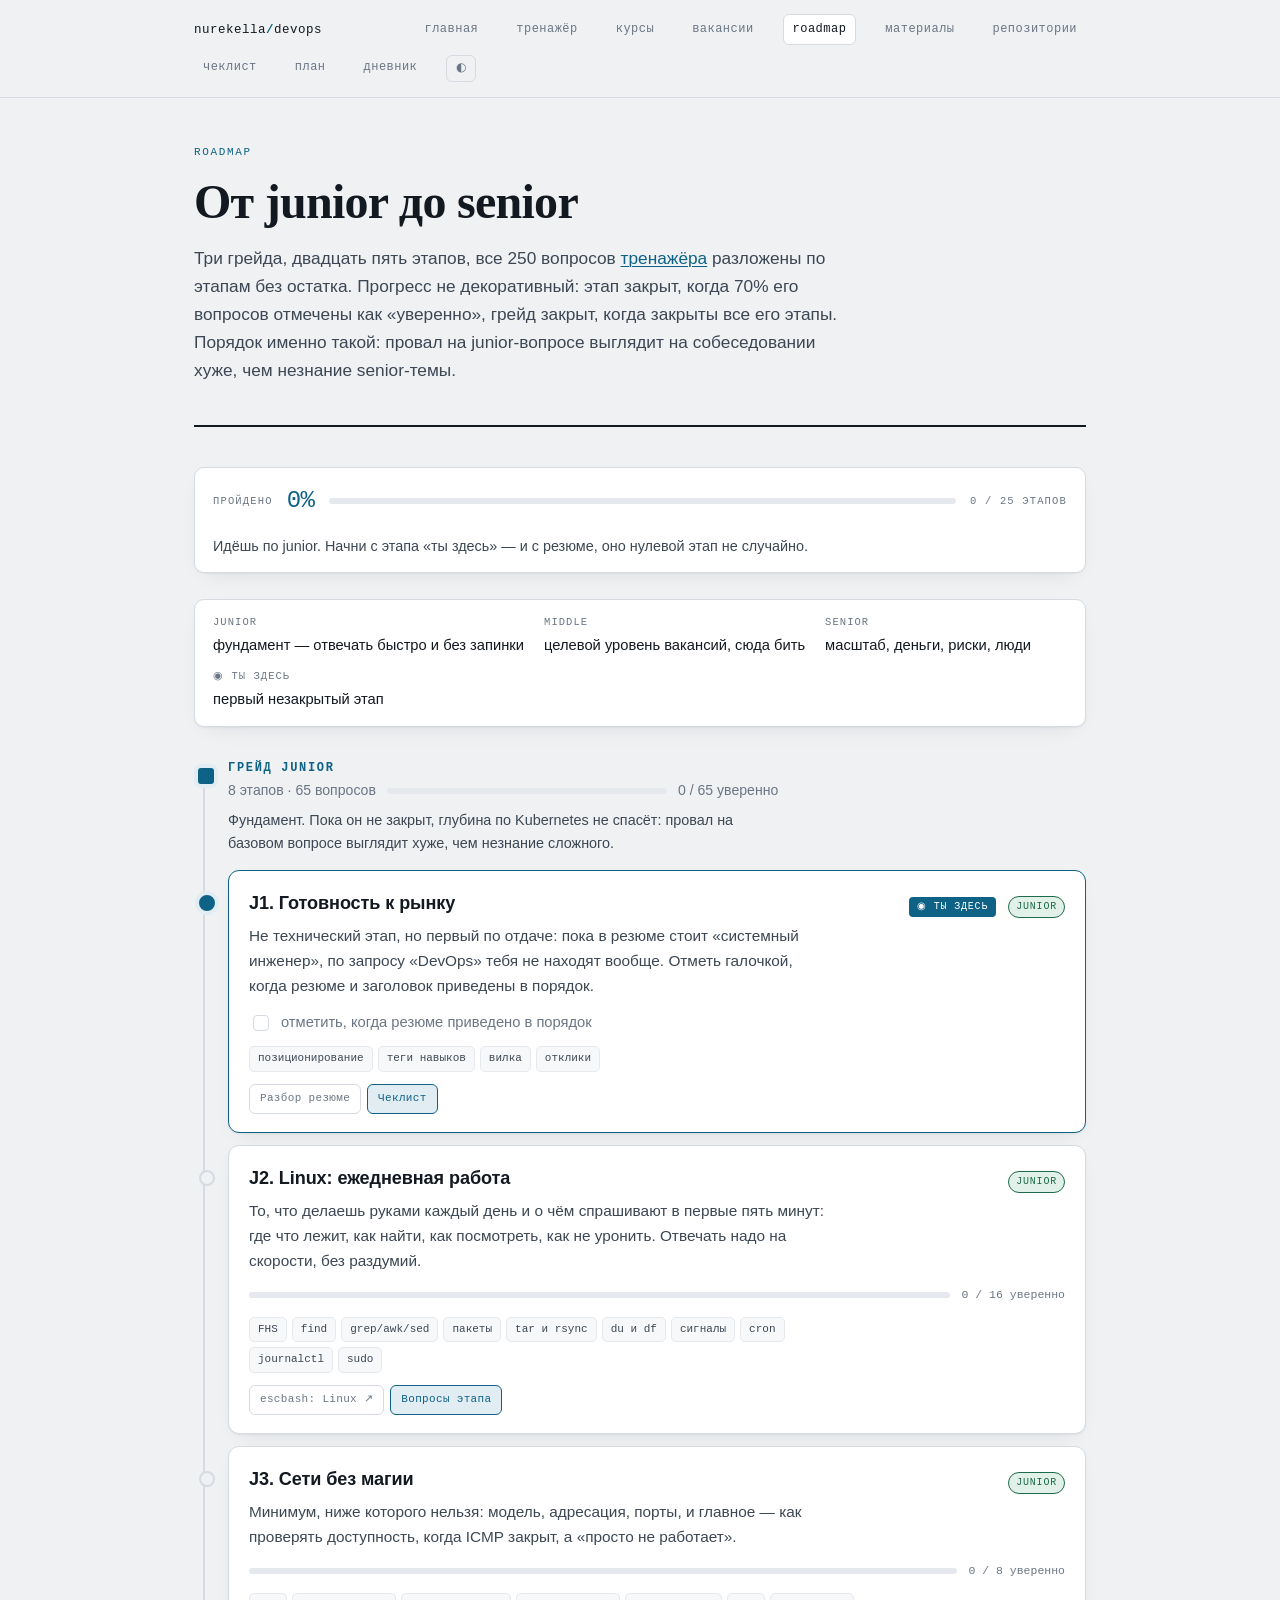
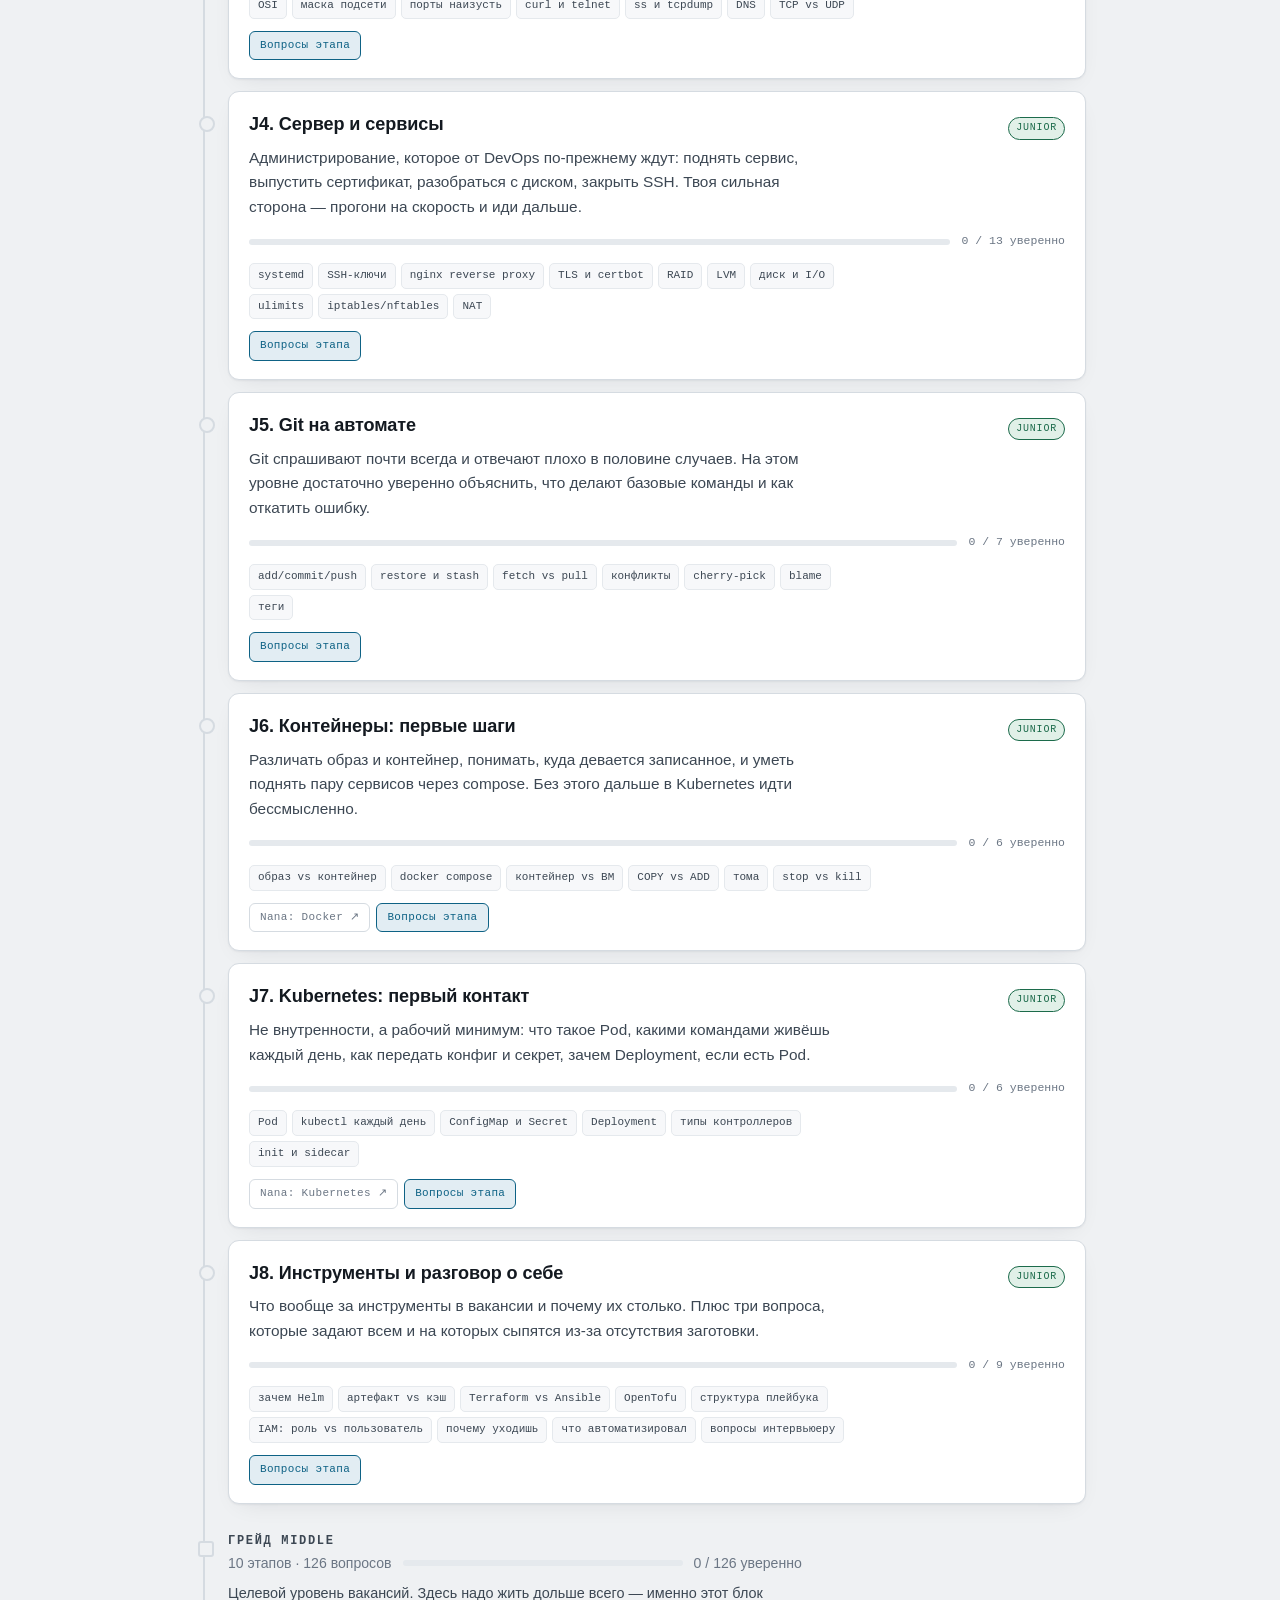
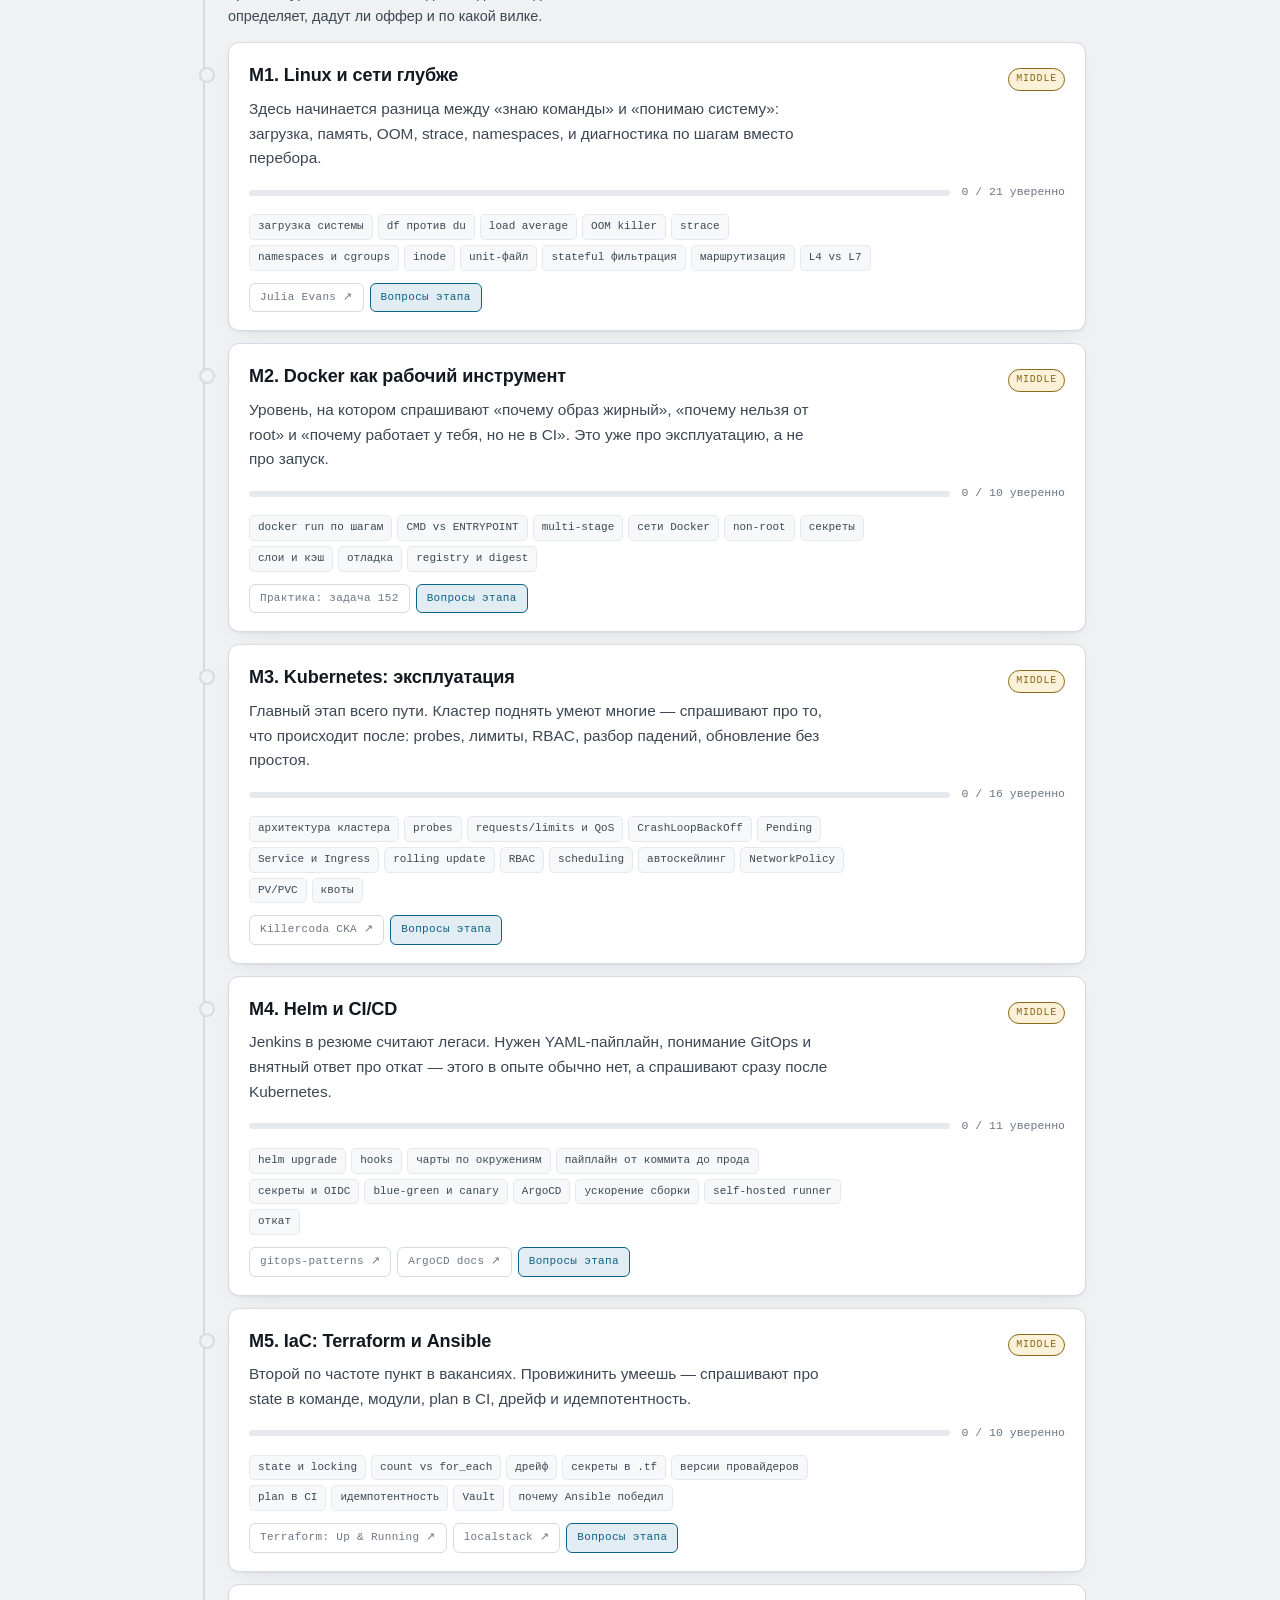
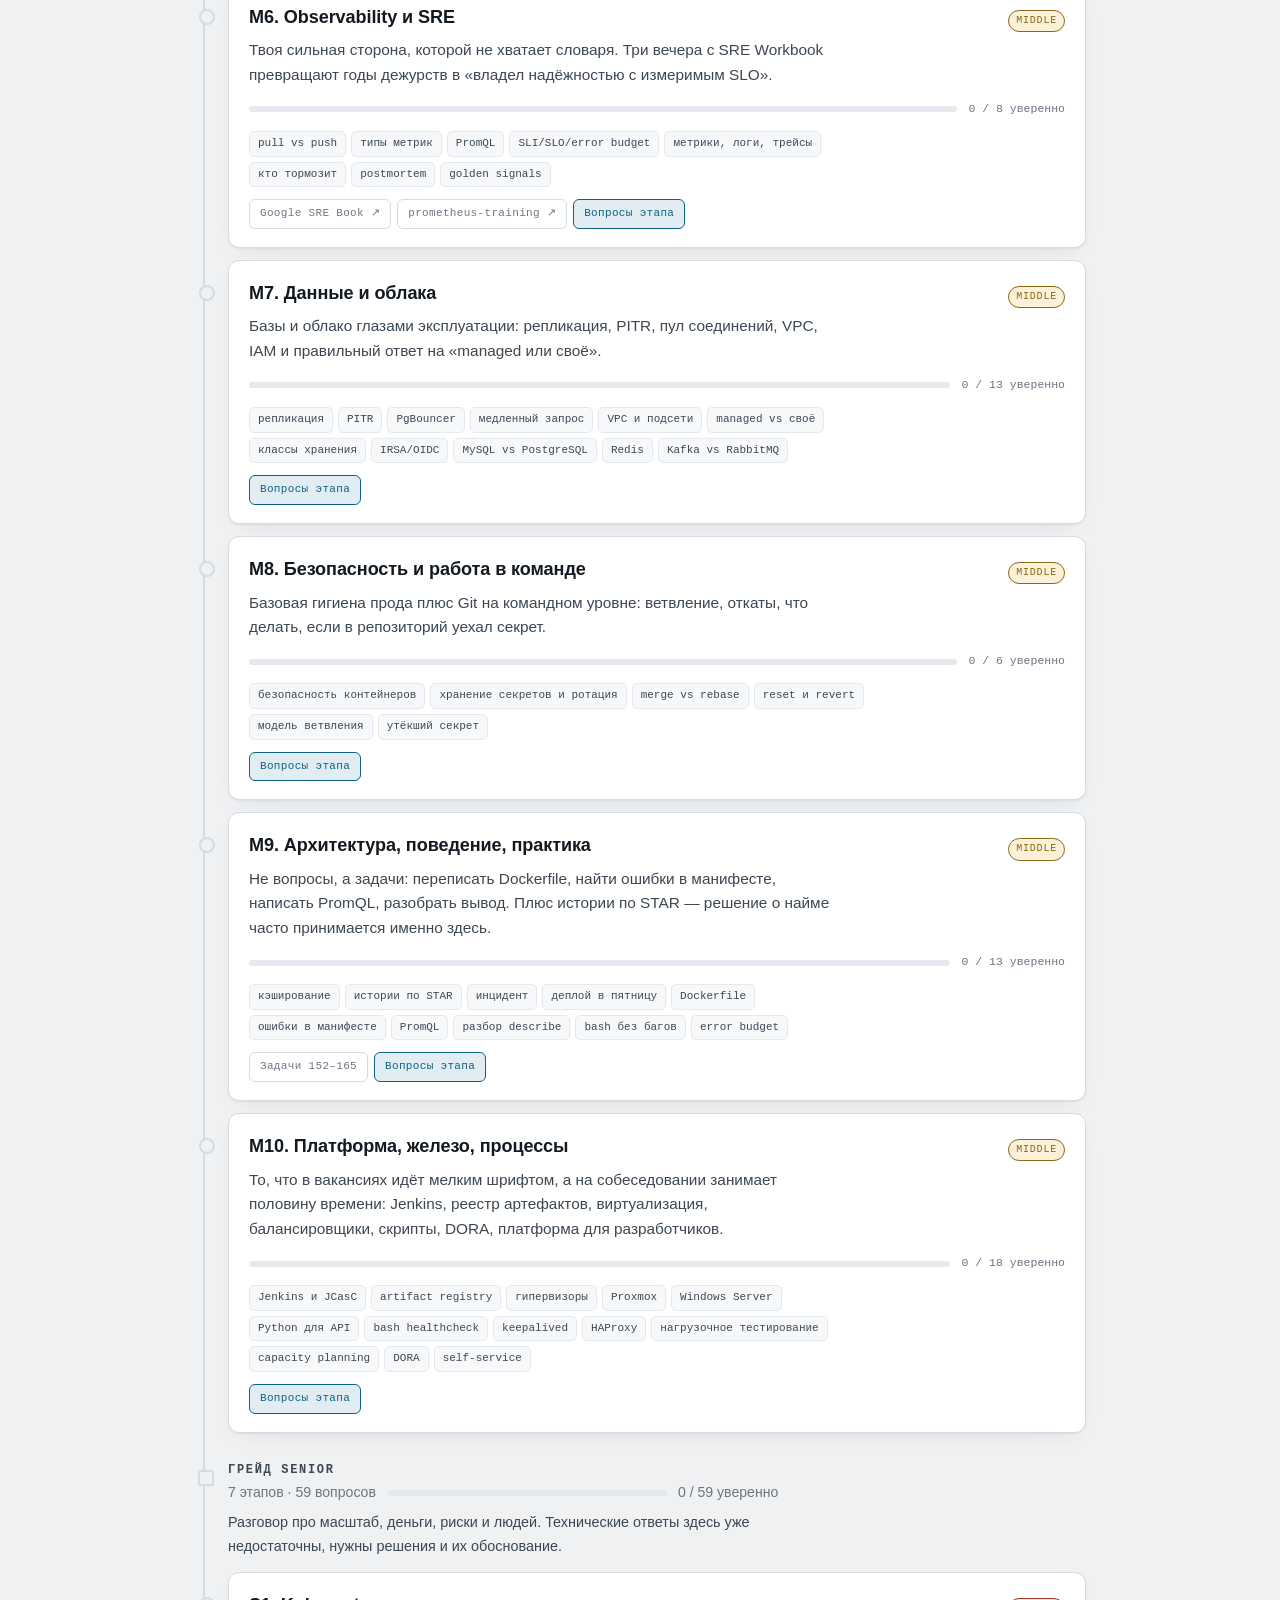
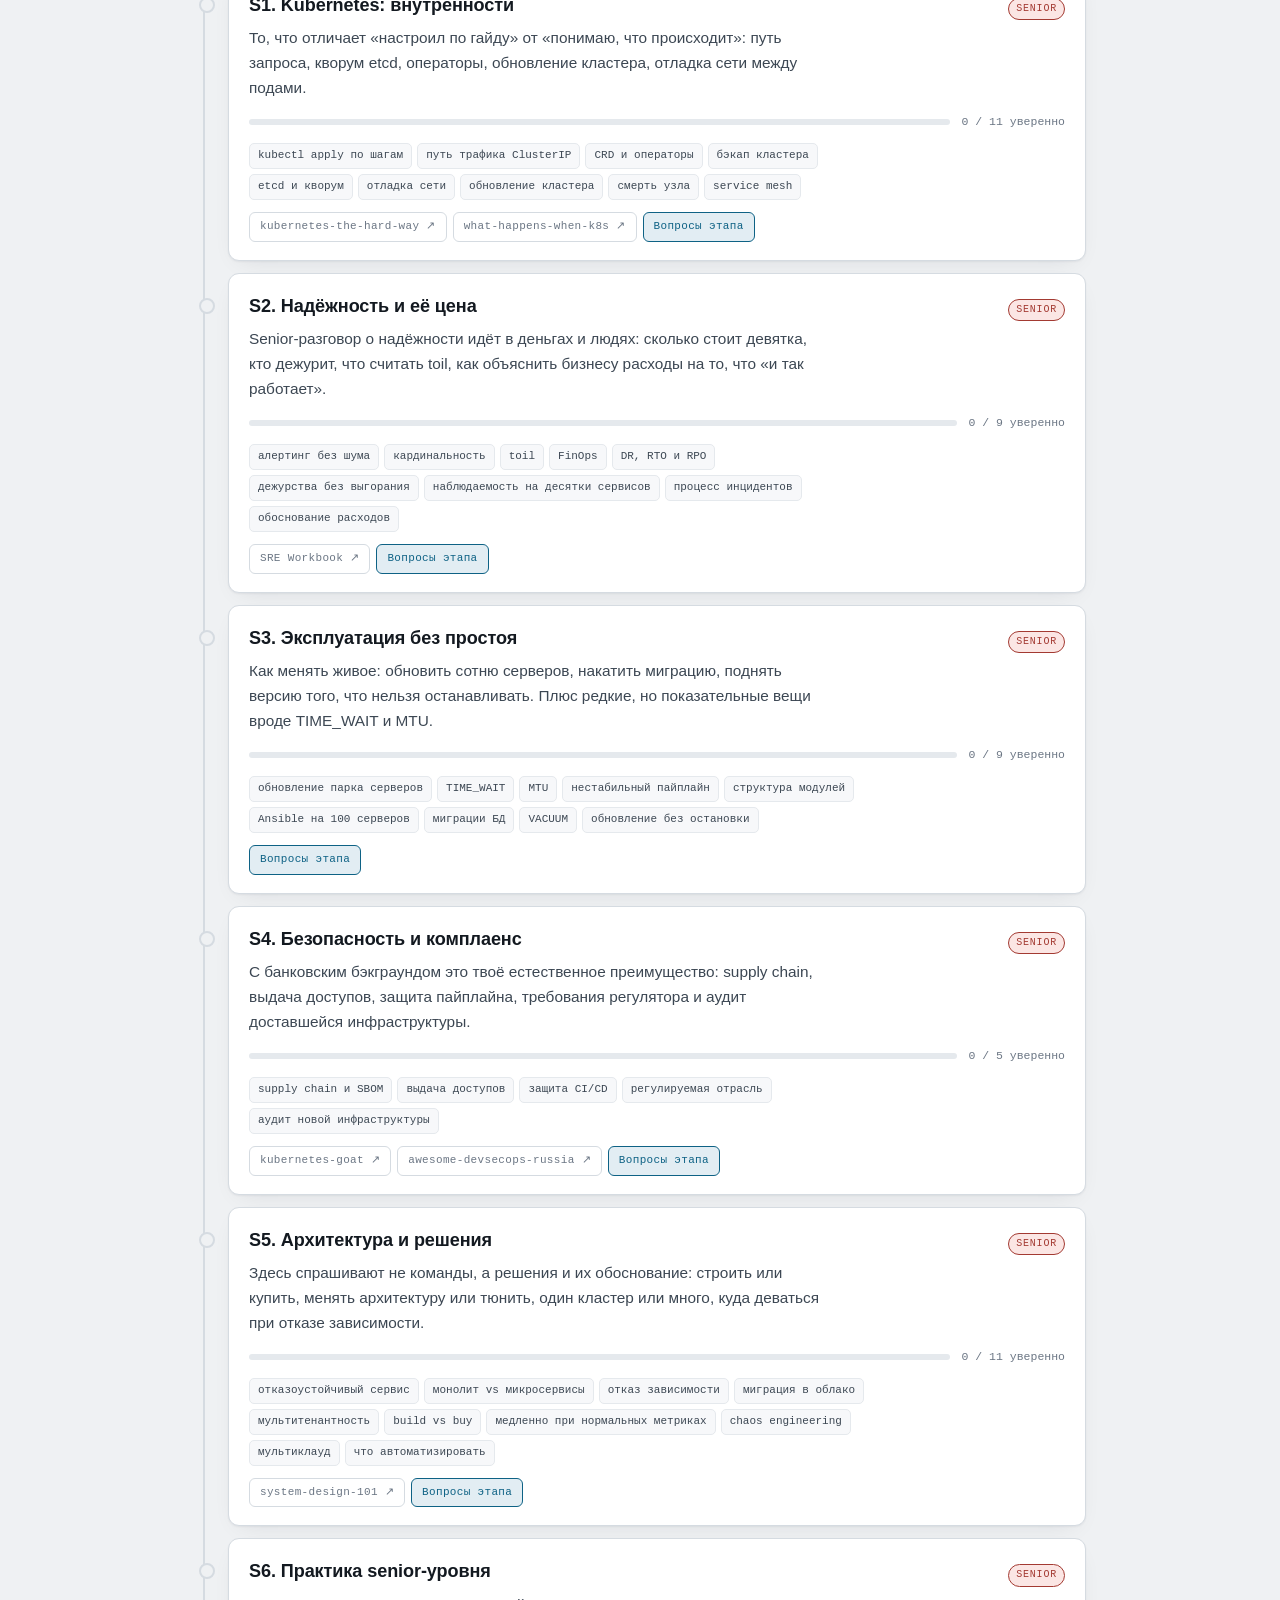
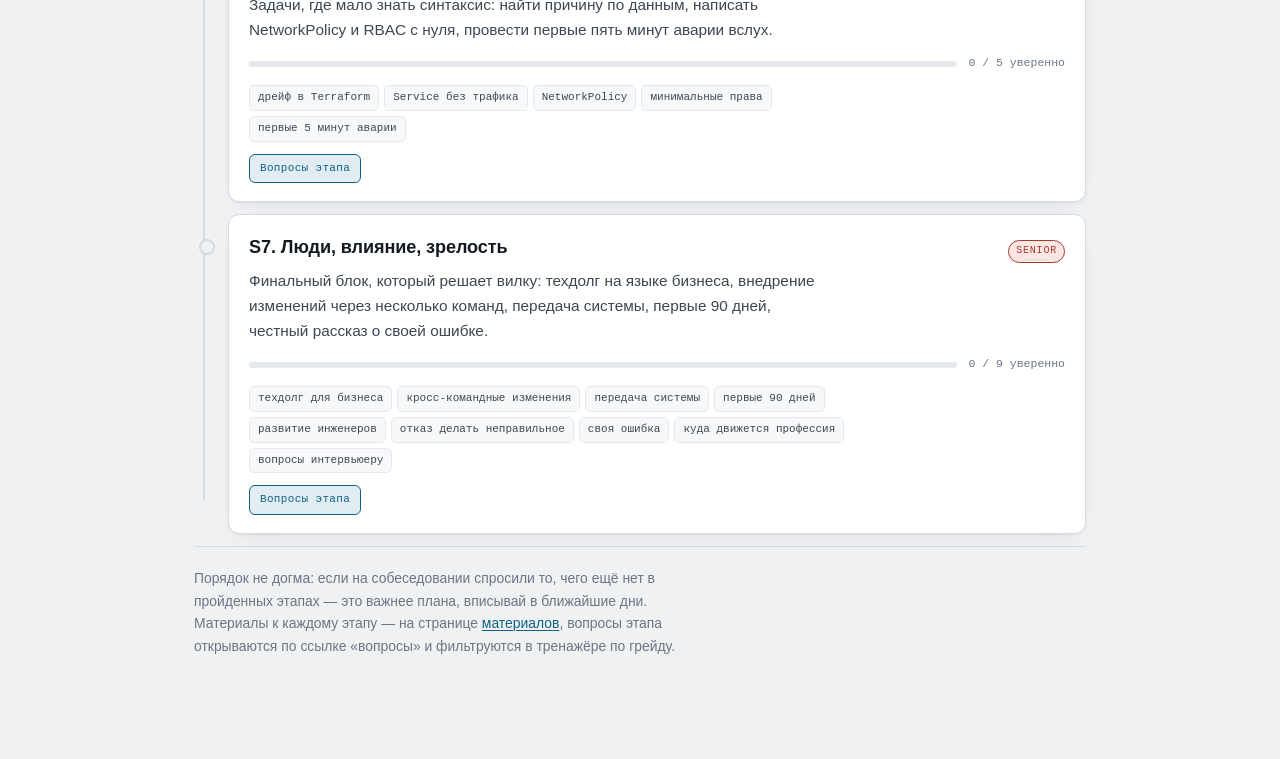
<file: docs/roadmap.html>
<!doctype html>
<html lang="ru">
<head>
<meta charset="utf-8">
<meta name="viewport" content="width=device-width, initial-scale=1">
<title>Roadmap: от junior до senior DevOps</title>
<meta name="description" content="Карта пути в DevOps по трём грейдам — junior, middle, senior. Этапы, навыки, материалы и живой прогресс из тренажёра на 250 вопросов.">
<meta name="theme-color" content="#EFF1F3" media="(prefers-color-scheme: light)">
<meta name="theme-color" content="#0F1319" media="(prefers-color-scheme: dark)">
<link rel="stylesheet" href="style.css">
<link rel="manifest" href="manifest.webmanifest">
<script src="theme.js"></script>
<link rel="icon" href="data:image/svg+xml,<svg xmlns='http://www.w3.org/2000/svg' viewBox='0 0 100 100'><text y='.9em' font-size='90'>⎈</text></svg>">
<style>
  .legend{display:flex;flex-wrap:wrap;gap:10px 20px;background:var(--surface);border:1px solid var(--line);
    border-radius:10px;padding:14px 18px;margin:0 0 34px;box-shadow:var(--shadow);font-size:.92rem}
  .legend b{font-family:var(--mono);font-size:10.5px;letter-spacing:.1em;text-transform:uppercase;
    color:var(--muted);font-weight:500;display:block;margin-bottom:3px}

  .track{position:relative;padding-left:34px}
  .track::before{content:"";position:absolute;left:9px;top:6px;bottom:34px;width:2px;background:var(--line)}

  .gradehead{position:relative;margin:30px 0 14px;padding:0}
  .gradehead:first-child{margin-top:0}
  .gradehead::before{content:"";position:absolute;left:-30px;top:7px;width:12px;height:12px;
    border-radius:3px;background:var(--bg);border:2px solid var(--line)}
  .gradehead.done::before{background:var(--s2,#1C6B4B);border-color:var(--s2,#1C6B4B)}
  .gradehead.now::before{background:var(--accent);border-color:var(--accent);box-shadow:0 0 0 4px var(--accent-soft)}
  .gradehead h2{font-family:var(--mono);font-size:12px;letter-spacing:.14em;text-transform:uppercase;
    margin:0 0 4px;color:var(--ink-2)}
  .gradehead.done h2{color:var(--s2,#1C6B4B)}
  .gradehead.now h2{color:var(--accent)}
  .gradehead .gmeta{display:flex;align-items:center;gap:11px;flex-wrap:wrap;font-size:.88rem;color:var(--muted)}
  .gradehead .gbar{flex:1;min-width:110px;max-width:280px;height:6px;background:var(--line-soft);
    border-radius:3px;overflow:hidden;display:block}
  .gradehead .gfill{display:block;height:100%;width:0;background:var(--accent);transition:width .3s ease}
  .gradehead.done .gfill{background:var(--s2,#1C6B4B)}
  .gradehead .gnote{font-size:.9rem;color:var(--ink-2);margin:7px 0 0;max-width:var(--measure)}

  .stage{position:relative;margin:0 0 12px;background:var(--surface);border:1px solid var(--line);
    border-radius:11px;padding:18px 20px;box-shadow:var(--shadow)}
  .stage::before{content:"";position:absolute;left:-30px;top:24px;width:12px;height:12px;border-radius:50%;
    background:var(--bg);border:2px solid var(--line)}
  .stage.done::before{background:var(--s2,#1C6B4B);border-color:var(--s2,#1C6B4B)}
  .stage.here::before{background:var(--accent);border-color:var(--accent);
    box-shadow:0 0 0 4px var(--accent-soft)}
  .stage.here{border-color:var(--accent)}

  .shead{display:flex;flex-wrap:wrap;align-items:baseline;gap:8px 12px;margin-bottom:6px}
  .shead h3{font-size:1.13rem;margin:0;flex:1;min-width:180px}
  .lvl{font-family:var(--mono);font-size:10px;letter-spacing:.08em;text-transform:uppercase;
    padding:2px 7px;border-radius:999px;border:1px solid var(--line);color:var(--muted);white-space:nowrap}
  .lvl.jr{border-color:var(--s2,#1C6B4B);color:var(--s2,#1C6B4B);background:var(--s2b,#E1F0E8)}
  .lvl.md{border-color:var(--s1,#8A6A17);color:var(--s1,#8A6A17);background:var(--s1b,#FBF0D8)}
  .lvl.sr{border-color:var(--s0,#A33A32);color:var(--s0,#A33A32);background:var(--s0b,#FBE6E4)}
  .youare{font-family:var(--mono);font-size:10px;letter-spacing:.08em;text-transform:uppercase;
    background:var(--accent);color:var(--surface);padding:2px 8px;border-radius:4px;white-space:nowrap}
  .stage > p{margin:0 0 12px;color:var(--ink-2);font-size:.96rem}

  .prog{display:flex;align-items:center;gap:11px;margin:0 0 12px}
  .prog .bar{flex:1;height:6px;background:var(--line-soft);border-radius:3px;overflow:hidden}
  .prog .fill{display:block;height:100%;width:0;background:var(--accent);transition:width .3s ease}
  .prog .num{font-family:var(--mono);font-size:11.5px;color:var(--muted);white-space:nowrap;
    font-variant-numeric:tabular-nums}
  .manual{display:flex;align-items:center;gap:9px;cursor:pointer;font-size:.92rem;color:var(--muted)}
  .manual input{appearance:none;-webkit-appearance:none;width:16px;height:16px;flex:none;
    border:1.5px solid var(--line);border-radius:4px;background:var(--surface);position:relative;cursor:pointer}
  .manual input:hover{border-color:var(--accent)}
  .manual input:checked{background:var(--s2,#1C6B4B);border-color:var(--s2,#1C6B4B)}
  .manual input:checked::after{content:"";position:absolute;left:4.5px;top:1.5px;width:4px;height:8px;
    border:solid var(--surface);border-width:0 1.8px 1.8px 0;transform:rotate(45deg)}

  .skills{display:flex;flex-wrap:wrap;gap:5px;margin:0 0 12px;padding:0;list-style:none}
  .skills li{font-family:var(--mono);font-size:11px;background:var(--surface-2);border:1px solid var(--line-soft);
    border-radius:5px;padding:3px 8px;color:var(--ink-2);margin:0}
  .links{display:flex;flex-wrap:wrap;gap:6px}
  .links a{font-family:var(--mono);font-size:11px;letter-spacing:.03em;text-decoration:none;
    border:1px solid var(--line);color:var(--muted);padding:5px 10px;border-radius:6px}
  .links a:hover{border-color:var(--accent);color:var(--accent)}
  .links a.go{border-color:var(--accent);color:var(--accent);background:var(--accent-soft)}

  .top{display:flex;align-items:center;gap:14px;background:var(--surface);border:1px solid var(--line);
    border-radius:10px;padding:14px 18px;margin:0 0 26px;box-shadow:var(--shadow);flex-wrap:wrap}
  .top .big{font-family:var(--mono);font-size:1.5rem;color:var(--accent);letter-spacing:-.02em}
  .top .meter{flex:1;min-width:120px;height:6px;background:var(--line-soft);border-radius:3px;overflow:hidden}
  .top .mfill{display:block;height:100%;width:0;background:var(--accent)}
  .top .lbl{font-family:var(--mono);font-size:10.5px;letter-spacing:.11em;text-transform:uppercase;color:var(--muted)}
  .top .verdict{font-size:.9rem;color:var(--ink-2)}
  @media (max-width:640px){ .track{padding-left:22px} .track::before{left:5px}
    .stage::before{left:-22px;width:10px;height:10px} .gradehead::before{left:-22px;width:10px;height:10px} }
  @media print{ .topnav,.links{display:none} .stage{break-inside:avoid} body{background:#fff;color:#000} }
</style>
</head>
<body>

<nav class="topnav">
  <div class="topnav-in">
    <a class="brand" href="index.html">nurekella<b>/</b>devops</a>
    <a class="nl" href="index.html">главная</a>
    <a class="nl" href="qa-trainer.html">тренажёр</a>
    <a class="nl" href="course.html">курсы</a>
    <a class="nl" href="jobs.html">вакансии</a>
    <a class="nl" href="roadmap.html" aria-current="page">roadmap</a>
    <a class="nl" href="resources.html">материалы</a>
    <a class="nl" href="repos.html">репозитории</a>
    <a class="nl" href="checklist.html">чеклист</a>
    <a class="nl" href="devops-plan.html">план</a>
    <a class="nl" href="diary.html">дневник</a>
  </div>
</nav>

<div class="wrap">

  <header class="masthead">
    <p class="eyebrow">Roadmap</p>
    <h1>От junior до senior</h1>
    <p class="lede">Три грейда, двадцать пять этапов, все 250 вопросов <a href="qa-trainer.html">тренажёра</a> разложены по этапам без остатка. Прогресс не декоративный: этап закрыт, когда 70% его вопросов отмечены как «уверенно», грейд закрыт, когда закрыты все его этапы. Порядок именно такой: провал на junior-вопросе выглядит на собеседовании хуже, чем незнание senior-темы.</p>
  </header>

  <div class="top">
    <span class="lbl">Пройдено</span>
    <span class="big" id="pct">0%</span>
    <span class="meter"><span class="mfill" id="mfill"></span></span>
    <span class="lbl" id="stages">0 / 25 этапов</span>
    <span class="verdict" id="verdict"></span>
  </div>

  <div class="legend">
    <div><b>junior</b>фундамент — отвечать быстро и без запинки</div>
    <div><b>middle</b>целевой уровень вакансий, сюда бить</div>
    <div><b>senior</b>масштаб, деньги, риски, люди</div>
    <div><b>◉ ты здесь</b>первый незакрытый этап</div>
  </div>

  <div class="track" id="track"></div>

  <footer class="site">
    <p>Порядок не догма: если на собеседовании спросили то, чего ещё нет в пройденных этапах — это важнее плана, вписывай в ближайшие дни. Материалы к каждому этапу — на странице <a href="resources.html">материалов</a>, вопросы этапа открываются по ссылке «вопросы» и фильтруются в тренажёре по грейду.</p>
  </footer>

</div>

<script>
(function(){
  var KEY="qa-study-v3", DONE=0.7;
  var el=function(id){return document.getElementById(id)};

  // q — список номеров вопросов в компактной записи: "166-173,3,7,10"
  var STAGES=[
    // ───────── junior ─────────
    { g:"junior", t:"Готовность к рынку", q:null,
      d:"Не технический этап, но первый по отдаче: пока в резюме стоит «системный инженер», по запросу «DevOps» тебя не находят вообще. Отметь галочкой, когда резюме и заголовок приведены в порядок.",
      skills:["позиционирование","теги навыков","вилка","отклики"],
      links:[["Разбор резюме","cv-review.html"],["Чеклист","checklist.html"]] },

    { g:"junior", t:"Linux: ежедневная работа", q:"166-173,3,7,10,16,18,20,23,24",
      d:"То, что делаешь руками каждый день и о чём спрашивают в первые пять минут: где что лежит, как найти, как посмотреть, как не уронить. Отвечать надо на скорости, без раздумий.",
      skills:["FHS","find","grep/awk/sed","пакеты","tar и rsync","du и df","сигналы","cron","journalctl","sudo"],
      links:[["escbash: Linux","https://www.escbash.com/"],["Вопросы этапа","qa-trainer.html#q166"]] },

    { g:"junior", t:"Сети без магии", q:"174-178,192,27,33",
      d:"Минимум, ниже которого нельзя: модель, адресация, порты, и главное — как проверять доступность, когда ICMP закрыт, а «просто не работает».",
      skills:["OSI","маска подсети","порты наизусть","curl и telnet","ss и tcpdump","DNS","TCP vs UDP"],
      links:[["Вопросы этапа","qa-trainer.html#q174"]] },

    { g:"junior", t:"Сервер и сервисы", q:"179-191",
      d:"Администрирование, которое от DevOps по-прежнему ждут: поднять сервис, выпустить сертификат, разобраться с диском, закрыть SSH. Твоя сильная сторона — прогони на скорость и иди дальше.",
      skills:["systemd","SSH-ключи","nginx reverse proxy","TLS и certbot","RAID","LVM","диск и I/O","ulimits","iptables/nftables","NAT"],
      links:[["Вопросы этапа","qa-trainer.html#q179"]] },

    { g:"junior", t:"Git на автомате", q:"193,194,37,38,41,42,43",
      d:"Git спрашивают почти всегда и отвечают плохо в половине случаев. На этом уровне достаточно уверенно объяснить, что делают базовые команды и как откатить ошибку.",
      skills:["add/commit/push","restore и stash","fetch vs pull","конфликты","cherry-pick","blame","теги"],
      links:[["Вопросы этапа","qa-trainer.html#q193"]] },

    { g:"junior", t:"Контейнеры: первые шаги", q:"195,196,44,47,49,55",
      d:"Различать образ и контейнер, понимать, куда девается записанное, и уметь поднять пару сервисов через compose. Без этого дальше в Kubernetes идти бессмысленно.",
      skills:["образ vs контейнер","docker compose","контейнер vs ВМ","COPY vs ADD","тома","stop vs kill"],
      links:[["Nana: Docker","https://www.youtube.com/results?search_query=techworld+with+nana+docker+tutorial+for+beginners"],["Вопросы этапа","qa-trainer.html#q195"]] },

    { g:"junior", t:"Kubernetes: первый контакт", q:"197-200,66,75",
      d:"Не внутренности, а рабочий минимум: что такое Pod, какими командами живёшь каждый день, как передать конфиг и секрет, зачем Deployment, если есть Pod.",
      skills:["Pod","kubectl каждый день","ConfigMap и Secret","Deployment","типы контроллеров","init и sidecar"],
      links:[["Nana: Kubernetes","https://www.youtube.com/results?search_query=techworld+with+nana+kubernetes+tutorial+for+beginners"],["Вопросы этапа","qa-trainer.html#q197"]] },

    { g:"junior", t:"Инструменты и разговор о себе", q:"87,96,109,110,112,134,148,149,151",
      d:"Что вообще за инструменты в вакансии и почему их столько. Плюс три вопроса, которые задают всем и на которых сыпятся из-за отсутствия заготовки.",
      skills:["зачем Helm","артефакт vs кэш","Terraform vs Ansible","OpenTofu","структура плейбука","IAM: роль vs пользователь","почему уходишь","что автоматизировал","вопросы интервьюеру"],
      links:[["Вопросы этапа","qa-trainer.html#q87"]] },

    // ───────── middle ─────────
    { g:"middle", t:"Linux и сети глубже", q:"1,2,4,5,6,8,9,11,12,13,14,15,17,19,21,22,26,29,30,31,34",
      d:"Здесь начинается разница между «знаю команды» и «понимаю систему»: загрузка, память, OOM, strace, namespaces, и диагностика по шагам вместо перебора.",
      skills:["загрузка системы","df против du","load average","OOM killer","strace","namespaces и cgroups","inode","unit-файл","stateful фильтрация","маршрутизация","L4 vs L7"],
      links:[["Julia Evans","https://jvns.ca/"],["Вопросы этапа","qa-trainer.html#q1"]] },

    { g:"middle", t:"Docker как рабочий инструмент", q:"45,46,48,50,51,52,53,54,56,57",
      d:"Уровень, на котором спрашивают «почему образ жирный», «почему нельзя от root» и «почему работает у тебя, но не в CI». Это уже про эксплуатацию, а не про запуск.",
      skills:["docker run по шагам","CMD vs ENTRYPOINT","multi-stage","сети Docker","non-root","секреты","слои и кэш","отладка","registry и digest"],
      links:[["Практика: задача 152","qa-trainer.html#q152"],["Вопросы этапа","qa-trainer.html#q45"]] },

    { g:"middle", t:"Kubernetes: эксплуатация", q:"58,60,61,62,63,65,67,68,69,70,71,72,73,74,80,82",
      d:"Главный этап всего пути. Кластер поднять умеют многие — спрашивают про то, что происходит после: probes, лимиты, RBAC, разбор падений, обновление без простоя.",
      skills:["архитектура кластера","probes","requests/limits и QoS","CrashLoopBackOff","Pending","Service и Ingress","rolling update","RBAC","scheduling","автоскейлинг","NetworkPolicy","PV/PVC","квоты"],
      links:[["Killercoda CKA","https://killercoda.com/"],["Вопросы этапа","qa-trainer.html#q58"]] },

    { g:"middle", t:"Helm и CI/CD", q:"88,89,90,91,92,93,94,95,98,99,100",
      d:"Jenkins в резюме считают легаси. Нужен YAML-пайплайн, понимание GitOps и внятный ответ про откат — этого в опыте обычно нет, а спрашивают сразу после Kubernetes.",
      skills:["helm upgrade","hooks","чарты по окружениям","пайплайн от коммита до прода","секреты и OIDC","blue-green и canary","ArgoCD","ускорение сборки","self-hosted runner","откат"],
      links:[["gitops-patterns","https://github.com/cloudogu/gitops-patterns"],["ArgoCD docs","https://argo-cd.readthedocs.io/en/stable/"],["Вопросы этапа","qa-trainer.html#q88"]] },

    { g:"middle", t:"IaC: Terraform и Ansible", q:"101,102,103,104,106,107,108,111,113,115",
      d:"Второй по частоте пункт в вакансиях. Провижинить умеешь — спрашивают про state в команде, модули, plan в CI, дрейф и идемпотентность.",
      skills:["state и locking","count vs for_each","дрейф","секреты в .tf","версии провайдеров","plan в CI","идемпотентность","Vault","почему Ansible победил"],
      links:[["Terraform: Up & Running","https://github.com/brikis98/terraform-up-and-running"],["localstack","https://github.com/localstack/localstack"],["Вопросы этапа","qa-trainer.html#q101"]] },

    { g:"middle", t:"Observability и SRE", q:"116,117,118,119,121,123,124,126",
      d:"Твоя сильная сторона, которой не хватает словаря. Три вечера с SRE Workbook превращают годы дежурств в «владел надёжностью с измеримым SLO».",
      skills:["pull vs push","типы метрик","PromQL","SLI/SLO/error budget","метрики, логи, трейсы","кто тормозит","postmortem","golden signals"],
      links:[["Google SRE Book","https://sre.google/books/"],["prometheus-training","https://github.com/acend/prometheus-training"],["Вопросы этапа","qa-trainer.html#q116"]] },

    { g:"middle", t:"Данные и облака", q:"127,128,129,132,133,135,201,202,203,204,207,208,209",
      d:"Базы и облако глазами эксплуатации: репликация, PITR, пул соединений, VPC, IAM и правильный ответ на «managed или своё».",
      skills:["репликация","PITR","PgBouncer","медленный запрос","VPC и подсети","managed vs своё","классы хранения","IRSA/OIDC","MySQL vs PostgreSQL","Redis","Kafka vs RabbitMQ"],
      links:[["Вопросы этапа","qa-trainer.html#q127"]] },

    { g:"middle", t:"Безопасность и работа в команде", q:"137,138,35,36,39,40",
      d:"Базовая гигиена прода плюс Git на командном уровне: ветвление, откаты, что делать, если в репозиторий уехал секрет.",
      skills:["безопасность контейнеров","хранение секретов и ротация","merge vs rebase","reset и revert","модель ветвления","утёкший секрет"],
      links:[["Вопросы этапа","qa-trainer.html#q35"]] },

    { g:"middle", t:"Архитектура, поведение, практика", q:"145,146,147,150,152,153,154,155,156,158,160,162,164",
      d:"Не вопросы, а задачи: переписать Dockerfile, найти ошибки в манифесте, написать PromQL, разобрать вывод. Плюс истории по STAR — решение о найме часто принимается именно здесь.",
      skills:["кэширование","истории по STAR","инцидент","деплой в пятницу","Dockerfile","ошибки в манифесте","PromQL","разбор describe","bash без багов","error budget"],
      links:[["Задачи 152–165","qa-trainer.html#q152"],["Вопросы этапа","qa-trainer.html#q145"]] },

    { g:"middle", t:"Платформа, железо, процессы", q:"205,206,210-225",
      d:"То, что в вакансиях идёт мелким шрифтом, а на собеседовании занимает половину времени: Jenkins, реестр артефактов, виртуализация, балансировщики, скрипты, DORA, платформа для разработчиков.",
      skills:["Jenkins и JCasC","artifact registry","гипервизоры","Proxmox","Windows Server","Python для API","bash healthcheck","keepalived","HAProxy","нагрузочное тестирование","capacity planning","DORA","self-service"],
      links:[["Вопросы этапа","qa-trainer.html#q205"]] },

    // ───────── senior ─────────
    { g:"senior", t:"Kubernetes: внутренности", q:"59,64,76,77,78,79,81,83,84,85,86",
      d:"То, что отличает «настроил по гайду» от «понимаю, что происходит»: путь запроса, кворум etcd, операторы, обновление кластера, отладка сети между подами.",
      skills:["kubectl apply по шагам","путь трафика ClusterIP","CRD и операторы","бэкап кластера","etcd и кворум","отладка сети","обновление кластера","смерть узла","service mesh"],
      links:[["kubernetes-the-hard-way","https://github.com/kelseyhightower/kubernetes-the-hard-way"],["what-happens-when-k8s","https://github.com/jamiehannaford/what-happens-when-k8s"],["Вопросы этапа","qa-trainer.html#q59"]] },

    { g:"senior", t:"Надёжность и её цена", q:"120,122,125,136,226,229,239,243,247",
      d:"Senior-разговор о надёжности идёт в деньгах и людях: сколько стоит девятка, кто дежурит, что считать toil, как объяснить бизнесу расходы на то, что «и так работает».",
      skills:["алертинг без шума","кардинальность","toil","FinOps","DR, RTO и RPO","дежурства без выгорания","наблюдаемость на десятки сервисов","процесс инцидентов","обоснование расходов"],
      links:[["SRE Workbook","https://sre.google/workbook/table-of-contents/"],["Вопросы этапа","qa-trainer.html#q120"]] },

    { g:"senior", t:"Эксплуатация без простоя", q:"25,28,32,97,105,114,130,131,238",
      d:"Как менять живое: обновить сотню серверов, накатить миграцию, поднять версию того, что нельзя останавливать. Плюс редкие, но показательные вещи вроде TIME_WAIT и MTU.",
      skills:["обновление парка серверов","TIME_WAIT","MTU","нестабильный пайплайн","структура модулей","Ansible на 100 серверов","миграции БД","VACUUM","обновление без остановки"],
      links:[["Вопросы этапа","qa-trainer.html#q25"]] },

    { g:"senior", t:"Безопасность и комплаенс", q:"139,140,141,233,246",
      d:"С банковским бэкграундом это твоё естественное преимущество: supply chain, выдача доступов, защита пайплайна, требования регулятора и аудит доставшейся инфраструктуры.",
      skills:["supply chain и SBOM","выдача доступов","защита CI/CD","регулируемая отрасль","аудит новой инфраструктуры"],
      links:[["kubernetes-goat","https://github.com/madhuakula/kubernetes-goat"],["awesome-devsecops-russia","https://github.com/Swordfish-Security/awesome-devsecops-russia"],["Вопросы этапа","qa-trainer.html#q139"]] },

    { g:"senior", t:"Архитектура и решения", q:"142,143,144,227,228,230,232,235,236,237,244",
      d:"Здесь спрашивают не команды, а решения и их обоснование: строить или купить, менять архитектуру или тюнить, один кластер или много, куда деваться при отказе зависимости.",
      skills:["отказоустойчивый сервис","монолит vs микросервисы","отказ зависимости","миграция в облако","мультитенантность","build vs buy","медленно при нормальных метриках","chaos engineering","мультиклауд","что автоматизировать"],
      links:[["system-design-101","https://github.com/ByteByteGoHq/system-design-101"],["Вопросы этапа","qa-trainer.html#q142"]] },

    { g:"senior", t:"Практика senior-уровня", q:"157,159,161,163,165",
      d:"Задачи, где мало знать синтаксис: найти причину по данным, написать NetworkPolicy и RBAC с нуля, провести первые пять минут аварии вслух.",
      skills:["дрейф в Terraform","Service без трафика","NetworkPolicy","минимальные права","первые 5 минут аварии"],
      links:[["Вопросы этапа","qa-trainer.html#q157"]] },

    { g:"senior", t:"Люди, влияние, зрелость", q:"231,234,240,241,242,245,248,249,250",
      d:"Финальный блок, который решает вилку: техдолг на языке бизнеса, внедрение изменений через несколько команд, передача системы, первые 90 дней, честный рассказ о своей ошибке.",
      skills:["техдолг для бизнеса","кросс-командные изменения","передача системы","первые 90 дней","развитие инженеров","отказ делать неправильное","своя ошибка","куда движется профессия","вопросы интервьюеру"],
      links:[["Вопросы этапа","qa-trainer.html#q231"]] }
  ];

  var GRADES=["junior","middle","senior"];
  var GNOTE={
    junior:"Фундамент. Пока он не закрыт, глубина по Kubernetes не спасёт: провал на базовом вопросе выглядит хуже, чем незнание сложного.",
    middle:"Целевой уровень вакансий. Здесь надо жить дольше всего — именно этот блок определяет, дадут ли оффер и по какой вилке.",
    senior:"Разговор про масштаб, деньги, риски и людей. Технические ответы здесь уже недостаточны, нужны решения и их обоснование."
  };

  var data={v:{}};
  try{ var o=JSON.parse(localStorage.getItem(KEY)); if(o&&o.v) data=o }catch(e){}

  // Этапы без вопросов отмечаются вручную.
  var MKEY="qa-roadmap-v1", manual={};
  try{ manual=JSON.parse(localStorage.getItem(MKEY))||{} }catch(e){ manual={} }
  function saveManual(){ try{localStorage.setItem(MKEY,JSON.stringify(manual))}catch(e){} }

  // "166-173,3,7" → [166,...,173,3,7]
  function nums(spec){
    if(!spec) return null;
    var out=[];
    spec.split(",").forEach(function(part){
      part=part.trim();
      if(part.indexOf("-")>0){
        var ab=part.split("-"), a=+ab[0], b=+ab[1];
        for(var n=a;n<=b;n++) out.push(n);
      } else if(part) out.push(+part);
    });
    return out;
  }

  function score(spec){
    var list=nums(spec);
    if(!list) return null;
    var two=0;
    list.forEach(function(n){ if(data.v[String(n)]==="2") two++ });
    return {two:two, tot:list.length, r:list.length?two/list.length:0};
  }

  var results=STAGES.map(function(st){ return score(st.q) });
  function isDone(i){
    var r=results[i];
    return r ? r.r>=DONE : !!manual["s"+i];
  }
  var hereIdx=-1;
  for(var i=0;i<STAGES.length;i++){ if(!isDone(i)){ hereIdx=i; break } }

  // ── грейд закрыт, когда закрыты все его этапы ──
  function gradeStat(g){
    var two=0, tot=0, all=true;
    STAGES.forEach(function(st,i){
      if(st.g!==g) return;
      var r=results[i];
      if(r){ two+=r.two; tot+=r.tot }
      if(!isDone(i)) all=false;
    });
    return {two:two, tot:tot, r:tot?two/tot:0, done:all};
  }
  var gstat={}; GRADES.forEach(function(g){ gstat[g]=gradeStat(g) });
  var curGrade=null;
  for(var gi=0;gi<GRADES.length;gi++){ if(!gstat[GRADES[gi]].done){ curGrade=GRADES[gi]; break } }

  function lvlCls(g){ return g==="junior"?"jr":(g==="middle"?"md":"sr") }

  var html="", seen={}, no=0, lastG=null;
  STAGES.forEach(function(st,i){
    if(st.g!==lastG){
      lastG=st.g; no=0;
      var s=gstat[st.g];
      var cnt=STAGES.filter(function(x){return x.g===st.g}).length;
      html+='<div class="gradehead'+(s.done?" done":"")+(st.g===curGrade?" now":"")+'">'
        +'<h2>Грейд '+st.g+'</h2>'
        +'<div class="gmeta"><span>'+cnt+' этапов · '+s.tot+' вопросов</span>'
        +'<span class="gbar"><span class="gfill" style="width:'+Math.round(s.r*100)+'%"></span></span>'
        +'<span>'+s.two+' / '+s.tot+' уверенно'+(s.done?" · закрыт":"")+'</span></div>'
        +'<p class="gnote">'+GNOTE[st.g]+'</p></div>';
    }
    no++;
    var r=results[i];
    var done=isDone(i);
    var cls="stage"+(done?" done":"")+(i===hereIdx?" here":"");
    var prog = r
      ? '<div class="prog"><span class="bar"><span class="fill" style="width:'+Math.round(r.r*100)+'%"></span></span>'
        +'<span class="num">'+r.two+' / '+r.tot+' уверенно</span></div>'
      : '<div class="prog"><label class="manual"><input type="checkbox" data-manual="'+i+'"'
        +(manual["s"+i]?" checked":"")+'><span>'+(manual["s"+i]?"сделано":"отметить, когда резюме приведено в порядок")
        +'</span></label></div>';
    html+='<div class="'+cls+'">'
      +'<div class="shead"><h3>'+st.g.charAt(0).toUpperCase()+no+'. '+st.t+'</h3>'
      +(i===hereIdx?'<span class="youare">◉ ты здесь</span>':'')
      +'<span class="lvl '+lvlCls(st.g)+'">'+st.g+'</span></div>'
      +'<p>'+st.d+'</p>'
      + prog
      +'<ul class="skills">'+st.skills.map(function(s){return '<li>'+s+'</li>'}).join("")+'</ul>'
      +'<div class="links">'+st.links.map(function(l,li){
          var ext=/^http/.test(l[1]);
          return '<a class="'+(li===st.links.length-1&&!ext?"go":"")+'" href="'+l[1]+'"'
            +(ext?' target="_blank" rel="noopener"':'')+'>'+l[0]+(ext?' ↗':'')+'</a>';
        }).join("")+'</div>'
      +'</div>';
  });
  el("track").innerHTML=html;

  document.addEventListener("change",function(e){
    var b=e.target.closest("[data-manual]");
    if(!b) return;
    var i=b.getAttribute("data-manual");
    if(b.checked) manual["s"+i]=1; else delete manual["s"+i];
    saveManual();
    location.reload();
  });

  var withQ=results.filter(Boolean);
  var doneCount=STAGES.map(function(_,i){return isDone(i)}).filter(Boolean).length;
  var twoAll=withQ.reduce(function(a,r){return a+r.two},0);
  var totAll=withQ.reduce(function(a,r){return a+r.tot},0);
  var pct=totAll?Math.round(twoAll/totAll*100):0;
  el("pct").textContent=pct+"%";
  el("mfill").style.width=pct+"%";
  el("stages").textContent=doneCount+" / "+STAGES.length+" этапов";
  el("verdict").textContent = curGrade===null
    ? "Закрыты все три грейда. Дальше растёт не список вопросов, а масштаб задач — иди на собеседования и торгуйся."
    : curGrade==="junior"
      ? "Идёшь по junior. Начни с этапа «ты здесь» — и с резюме, оно нулевой этап не случайно."
      : curGrade==="middle"
        ? "Junior закрыт, идёшь по middle. Это уровень целевых вакансий — держи фокус здесь, senior пока не трогай."
        : "Junior и middle закрыты, идёшь по senior. Смотри на Platform Engineer и SRE, там вилка выше.";
})();
</script>
</body>
</html>
</file>
<file: docs/style.css>
/* Общие стили сайта. Палитра и типографика совпадают с тренажёром. */

:root {
  --bg: #EFF1F3;
  --surface: #FFFFFF;
  --surface-2: #F7F8FA;
  --line: #D5DBE1;
  --line-soft: #E5E9ED;
  --ink: #131920;
  --ink-2: #3C4753;
  --muted: #6B7684;
  --accent: #0E6285;
  --accent-2: #0A4C68;
  --accent-soft: #E2EDF3;
  --shadow: 0 1px 2px rgba(19, 25, 32, .05), 0 8px 24px -12px rgba(19, 25, 32, .12);

  --serif: ui-serif, Georgia, "Iowan Old Style", "Times New Roman", serif;
  --sans: -apple-system, BlinkMacSystemFont, "Segoe UI", Roboto, "Helvetica Neue", Arial, sans-serif;
  --mono: ui-monospace, "SF Mono", "Cascadia Mono", Menlo, Consolas, "Liberation Mono", monospace;

  --measure: 68ch;
}

@media (prefers-color-scheme: dark) {
  :root:not([data-theme="light"]) {
    --bg: #0F1319;
    --surface: #161B23;
    --surface-2: #1C232D;
    --line: #2A323D;
    --line-soft: #212932;
    --ink: #E7ECF2;
    --ink-2: #B8C3CF;
    --muted: #8593A2;
    --accent: #6BB8DA;
    --accent-2: #9CD3EA;
    --accent-soft: #16303D;
    --shadow: 0 1px 2px rgba(0, 0, 0, .4), 0 8px 24px -12px rgba(0, 0, 0, .6);
  }
}

:root[data-theme="dark"] {
  --bg: #0F1319;
  --surface: #161B23;
  --surface-2: #1C232D;
  --line: #2A323D;
  --line-soft: #212932;
  --ink: #E7ECF2;
  --ink-2: #B8C3CF;
  --muted: #8593A2;
  --accent: #6BB8DA;
  --accent-2: #9CD3EA;
  --accent-soft: #16303D;
  --shadow: 0 1px 2px rgba(0, 0, 0, .4), 0 8px 24px -12px rgba(0, 0, 0, .6);
}

* { box-sizing: border-box; }

body {
  margin: 0;
  background: var(--bg);
  color: var(--ink);
  font-family: var(--sans);
  font-size: 16.5px;
  line-height: 1.62;
  -webkit-font-smoothing: antialiased;
}

a { color: var(--accent); text-decoration-thickness: 1px; text-underline-offset: 2px; }
a:hover { color: var(--accent-2); }
:focus-visible { outline: 2px solid var(--accent); outline-offset: 3px; border-radius: 3px; }

.wrap { max-width: 940px; margin: 0 auto; padding: 0 24px 88px; }

/* ── навигация ── */

.topnav { border-bottom: 1px solid var(--line); background: var(--bg); }
.topnav-in {
  max-width: 940px; margin: 0 auto; padding: 14px 24px;
  display: flex; align-items: center; gap: 8px 20px; flex-wrap: wrap;
}
.brand {
  font-family: var(--mono); font-size: 12.5px; letter-spacing: .04em;
  color: var(--ink); text-decoration: none; margin-right: auto;
}
.brand b { color: var(--accent); }
.topnav a.nl {
  font-family: var(--mono); font-size: 12px; letter-spacing: .04em;
  color: var(--muted); text-decoration: none; padding: 5px 9px; border-radius: 6px;
}
.topnav a.nl:hover { background: var(--surface); color: var(--accent); }
.topnav a.nl[aria-current="page"] { background: var(--surface); color: var(--ink); border: 1px solid var(--line); }

/* ── типографика ── */

.eyebrow {
  font-family: var(--mono); font-size: 11px; letter-spacing: .15em;
  text-transform: uppercase; color: var(--accent); margin: 0 0 14px;
}
h1 {
  font-family: var(--serif); font-size: clamp(2rem, 4.6vw, 3rem); line-height: 1.07;
  letter-spacing: -.015em; font-weight: 600; margin: 0 0 18px; text-wrap: balance;
}
h2 {
  font-family: var(--serif); font-size: 1.5rem; line-height: 1.2; font-weight: 600;
  letter-spacing: -.01em; margin: 0 0 4px; text-wrap: balance;
}
h3 { font-size: 1.02rem; font-weight: 650; margin: 0 0 6px; letter-spacing: -.005em; }
p, ul, ol { margin: 0 0 14px; max-width: var(--measure); }
ul, ol { padding-left: 1.2em; }
li { margin-bottom: 5px; }
li::marker { color: var(--muted); }
.lede { font-size: 1.08rem; color: var(--ink-2); }
.mono { font-family: var(--mono); font-variant-numeric: tabular-nums; }
code {
  font-family: var(--mono); font-size: .855em; background: var(--surface-2);
  border: 1px solid var(--line-soft); border-radius: 4px; padding: .08em .34em;
}

header.masthead { border-bottom: 2px solid var(--ink); padding: 46px 0 26px; margin-bottom: 40px; }
section { margin: 0 0 52px; scroll-margin-top: 20px; }
.sect-head { border-top: 1px solid var(--line); padding-top: 14px; margin-bottom: 22px; }
.sect-head .kicker {
  font-family: var(--mono); font-size: 10.5px; letter-spacing: .14em;
  text-transform: uppercase; color: var(--muted); margin: 0 0 10px;
}
.sect-head p { margin: 6px 0 0; color: var(--ink-2); }

/* ── карточки и сетки ── */

.cols { display: grid; gap: 16px; grid-template-columns: repeat(auto-fit, minmax(250px, 1fr)); }
.card {
  background: var(--surface); border: 1px solid var(--line); border-radius: 10px;
  padding: 20px 22px; box-shadow: var(--shadow);
}
.card > :last-child { margin-bottom: 0; }
.card p, .card ul { max-width: none; }
.tight { font-size: .95rem; }

a.card { text-decoration: none; color: inherit; display: block; transition: border-color .15s ease; }
a.card:hover { border-color: var(--accent); }
a.card h3 { color: var(--accent); }
a.card .go {
  font-family: var(--mono); font-size: 11px; letter-spacing: .08em; text-transform: uppercase;
  color: var(--accent); display: inline-block; margin-top: 10px;
}

/* ── стек ── */

.tags { display: flex; flex-wrap: wrap; gap: 6px; margin: 0 0 16px; padding: 0; list-style: none; max-width: none; }
.tags li {
  font-family: var(--mono); font-size: 11.5px; background: var(--surface);
  border: 1px solid var(--line); border-radius: 5px; padding: 3px 8px; margin: 0; color: var(--ink-2);
}
.tags li.key { border-color: var(--accent); color: var(--accent); background: var(--accent-soft); }
.stack-group { margin-bottom: 18px; }
.stack-group .gl {
  font-family: var(--mono); font-size: 10.5px; letter-spacing: .12em;
  text-transform: uppercase; color: var(--muted); margin: 0 0 7px;
}

/* ── опыт работы ── */

.job { border-top: 1px solid var(--line); padding: 22px 0; display: grid; grid-template-columns: 190px minmax(0, 1fr); gap: 24px; }
.job:last-of-type { border-bottom: 1px solid var(--line); }
.job .when { font-family: var(--mono); font-size: 12px; color: var(--muted); line-height: 1.5; }
.job .when b { display: block; color: var(--ink); font-weight: 600; font-size: 12.5px; margin-bottom: 3px; }
.job .when .dur { display: block; margin-top: 4px; }
.job h3 { margin-bottom: 2px; font-size: 1.05rem; }
.job .role { color: var(--muted); font-size: .9rem; margin: 0 0 10px; }
.job .role .pt {
  font-family: var(--mono); font-size: 10.5px; letter-spacing: .06em; text-transform: uppercase;
  border: 1px solid var(--line); border-radius: 4px; padding: 1px 6px; margin-left: 6px; white-space: nowrap;
}
.job ul { max-width: none; margin-bottom: 0; }
.job ul li { margin-bottom: 6px; }

/* ── таблицы ── */

.scroller { overflow-x: auto; margin: 0 0 16px; }
table { border-collapse: collapse; width: 100%; font-size: .93rem; background: var(--surface); }
th, td { text-align: left; padding: 10px 13px; border-bottom: 1px solid var(--line-soft); vertical-align: top; }
thead th {
  font-family: var(--mono); font-size: 10.5px; letter-spacing: .1em; text-transform: uppercase;
  color: var(--muted); font-weight: 500; border-bottom: 1px solid var(--line); white-space: nowrap;
}
tbody tr:last-child td { border-bottom: 0; }

/* ── контакты ── */

.contacts { display: flex; flex-wrap: wrap; gap: 8px 10px; margin: 0; padding: 0; list-style: none; max-width: none; }
.contacts li { margin: 0; }
.contacts a {
  display: inline-flex; align-items: center; gap: 7px; font-family: var(--mono); font-size: 12.5px;
  background: var(--surface); border: 1px solid var(--line); border-radius: 7px;
  padding: 7px 12px; text-decoration: none; color: var(--ink-2);
}
.contacts a:hover { border-color: var(--accent); color: var(--accent); }
.contacts .k { color: var(--muted); }

footer.site {
  border-top: 1px solid var(--line); padding-top: 20px; margin-top: 8px;
  color: var(--muted); font-size: .87rem;
}

@media (max-width: 720px) {
  .job { grid-template-columns: minmax(0, 1fr); gap: 10px; }
  .job .when b { display: inline; margin-right: 8px; }
  .job .when .dur { display: inline; }
  header.masthead { padding-top: 32px; }
  .wrap { padding: 0 18px 64px; }
  .topnav-in { padding: 12px 18px; }
}

@media print {
  .topnav, footer.site, .no-print { display: none; }
  body { background: #fff; color: #000; font-size: 11pt; }
  .card, table { box-shadow: none; }
  a { color: #000; text-decoration: none; }
  .job { page-break-inside: avoid; }
}

@media (prefers-reduced-motion: reduce) {
  * { transition: none !important; scroll-behavior: auto !important; }
}
</file>
